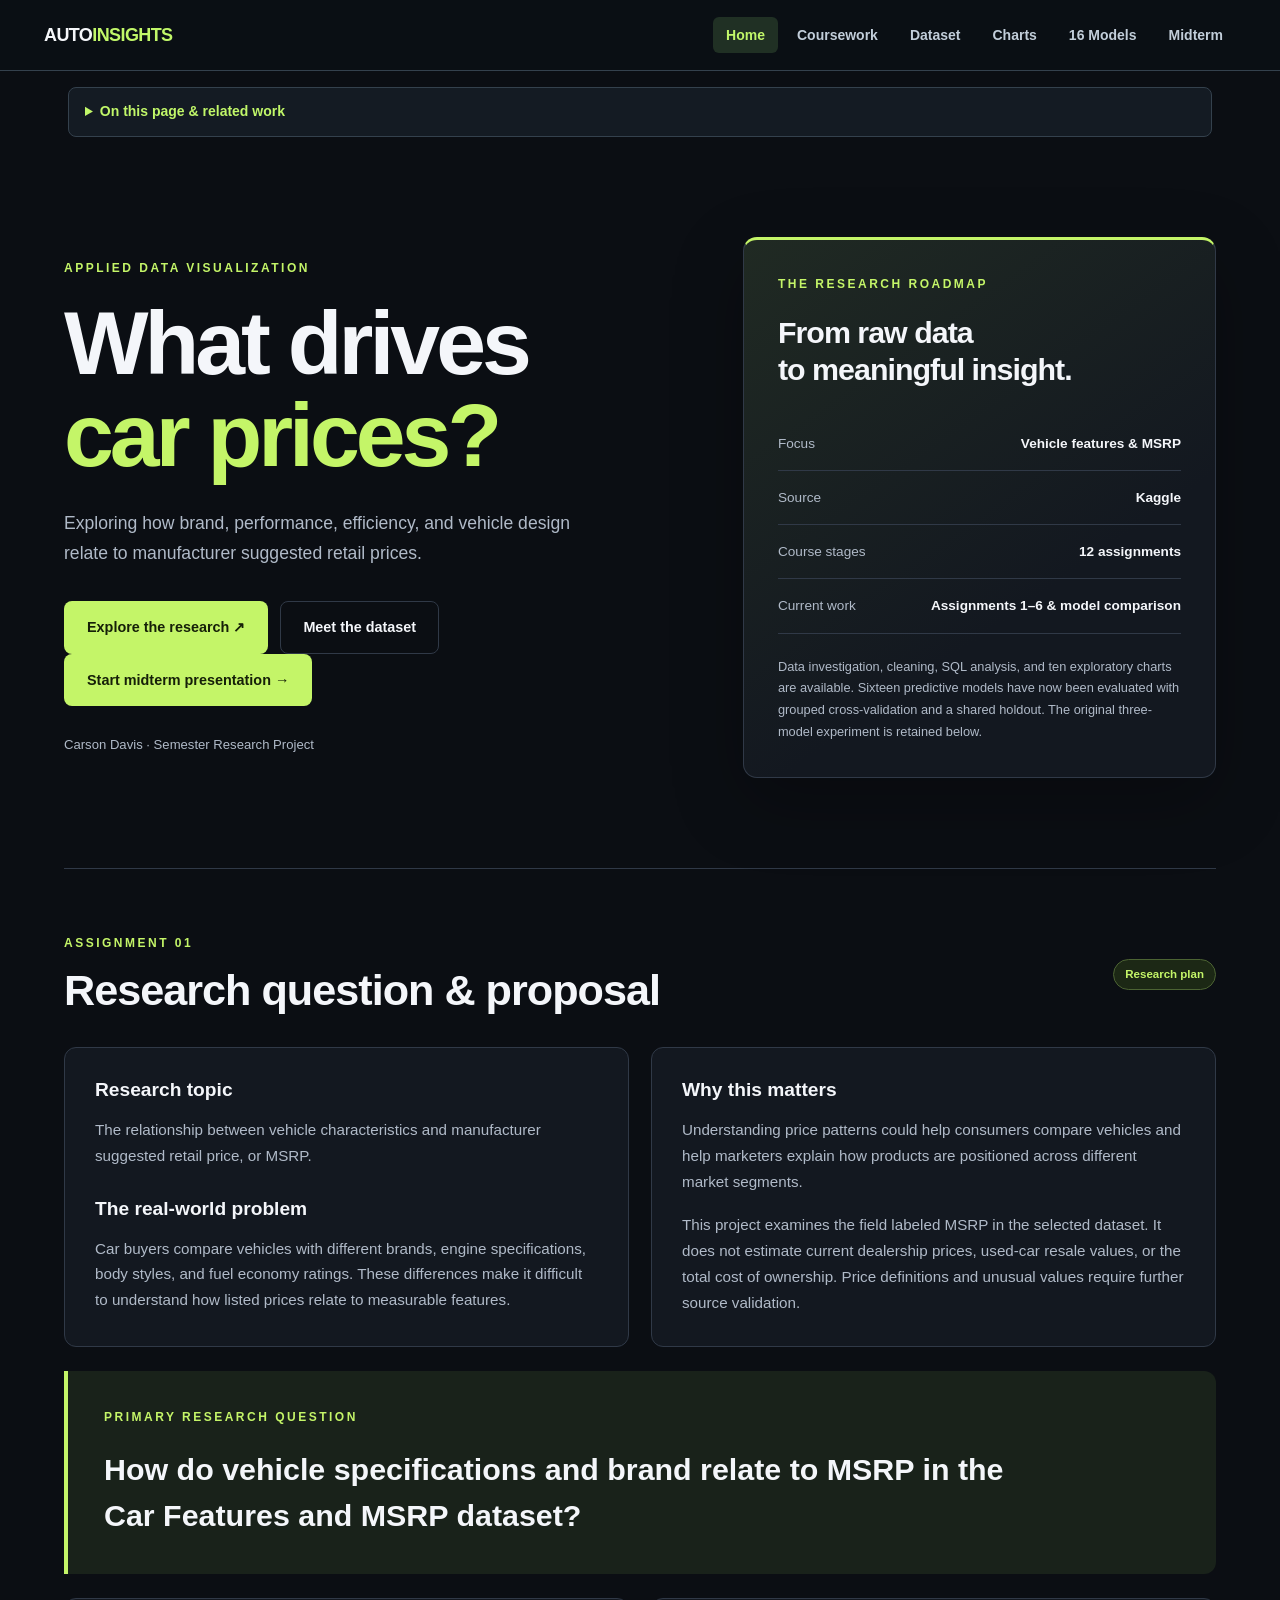
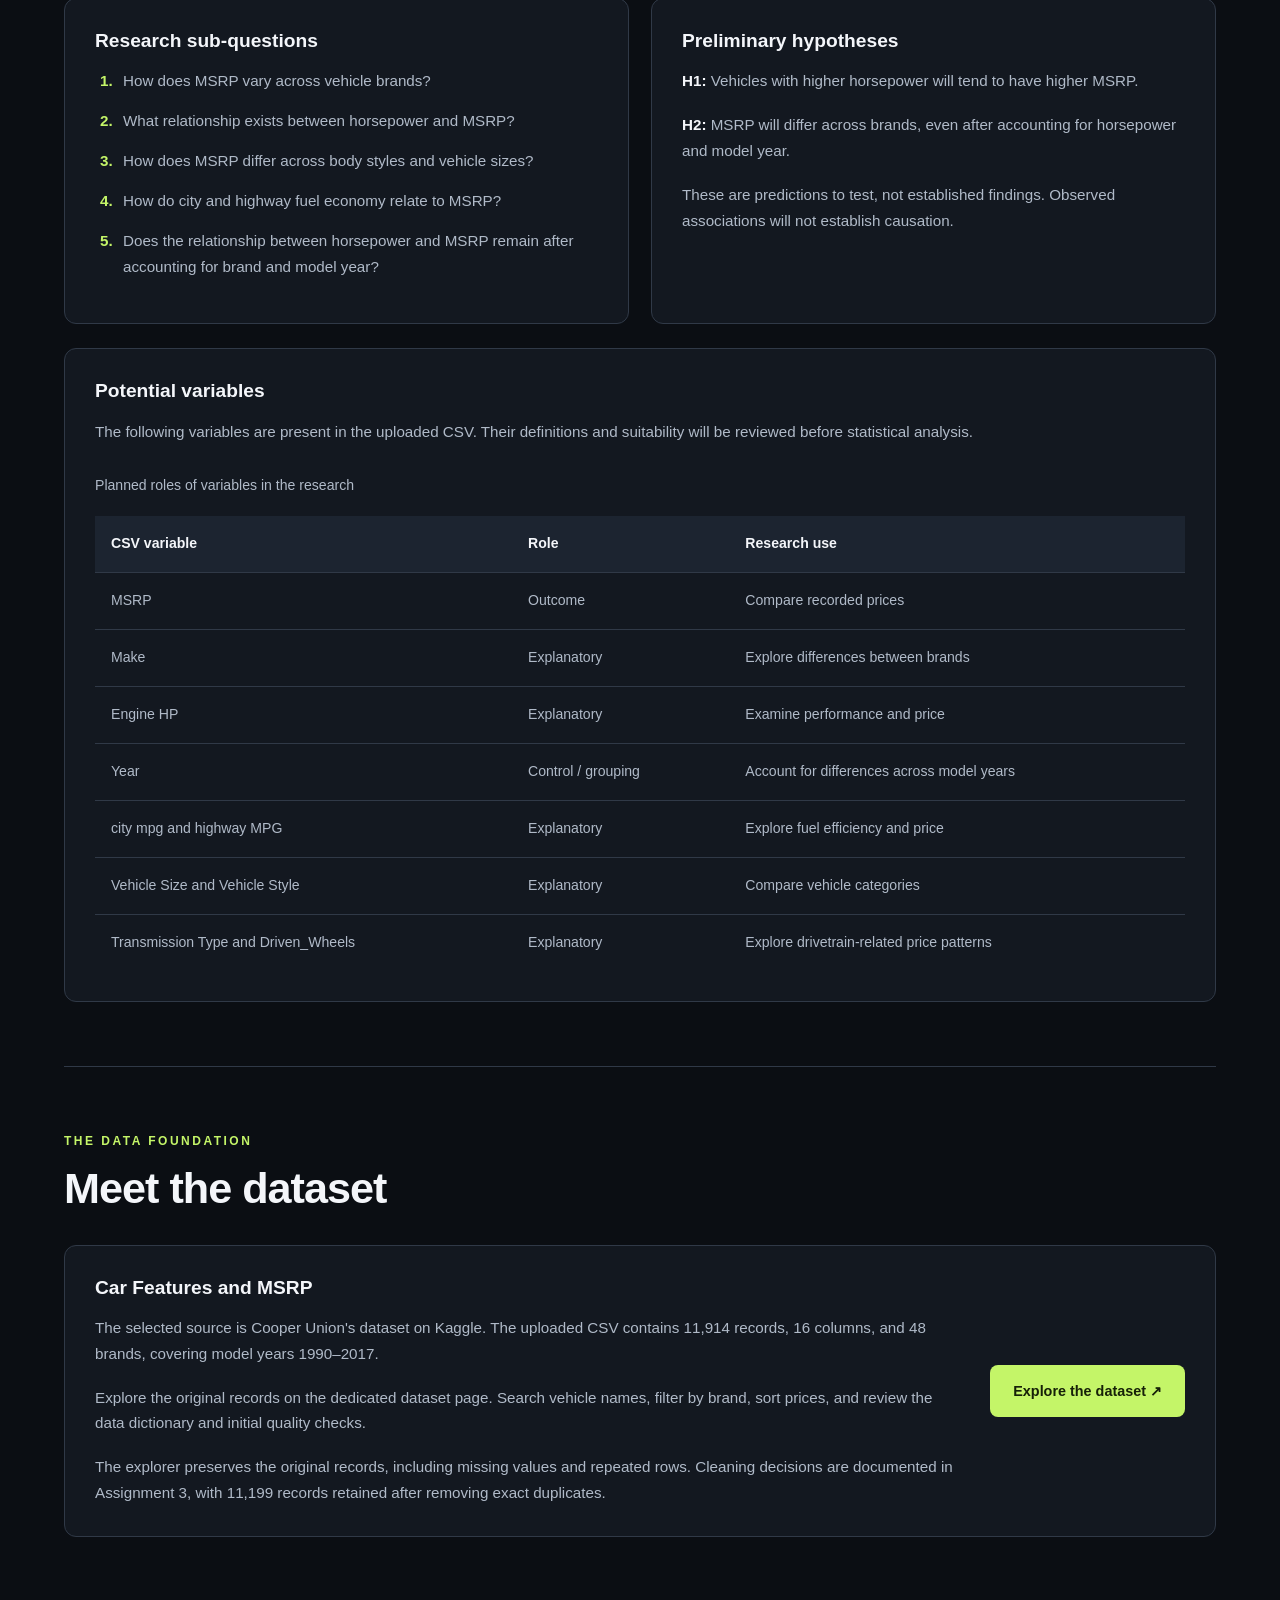
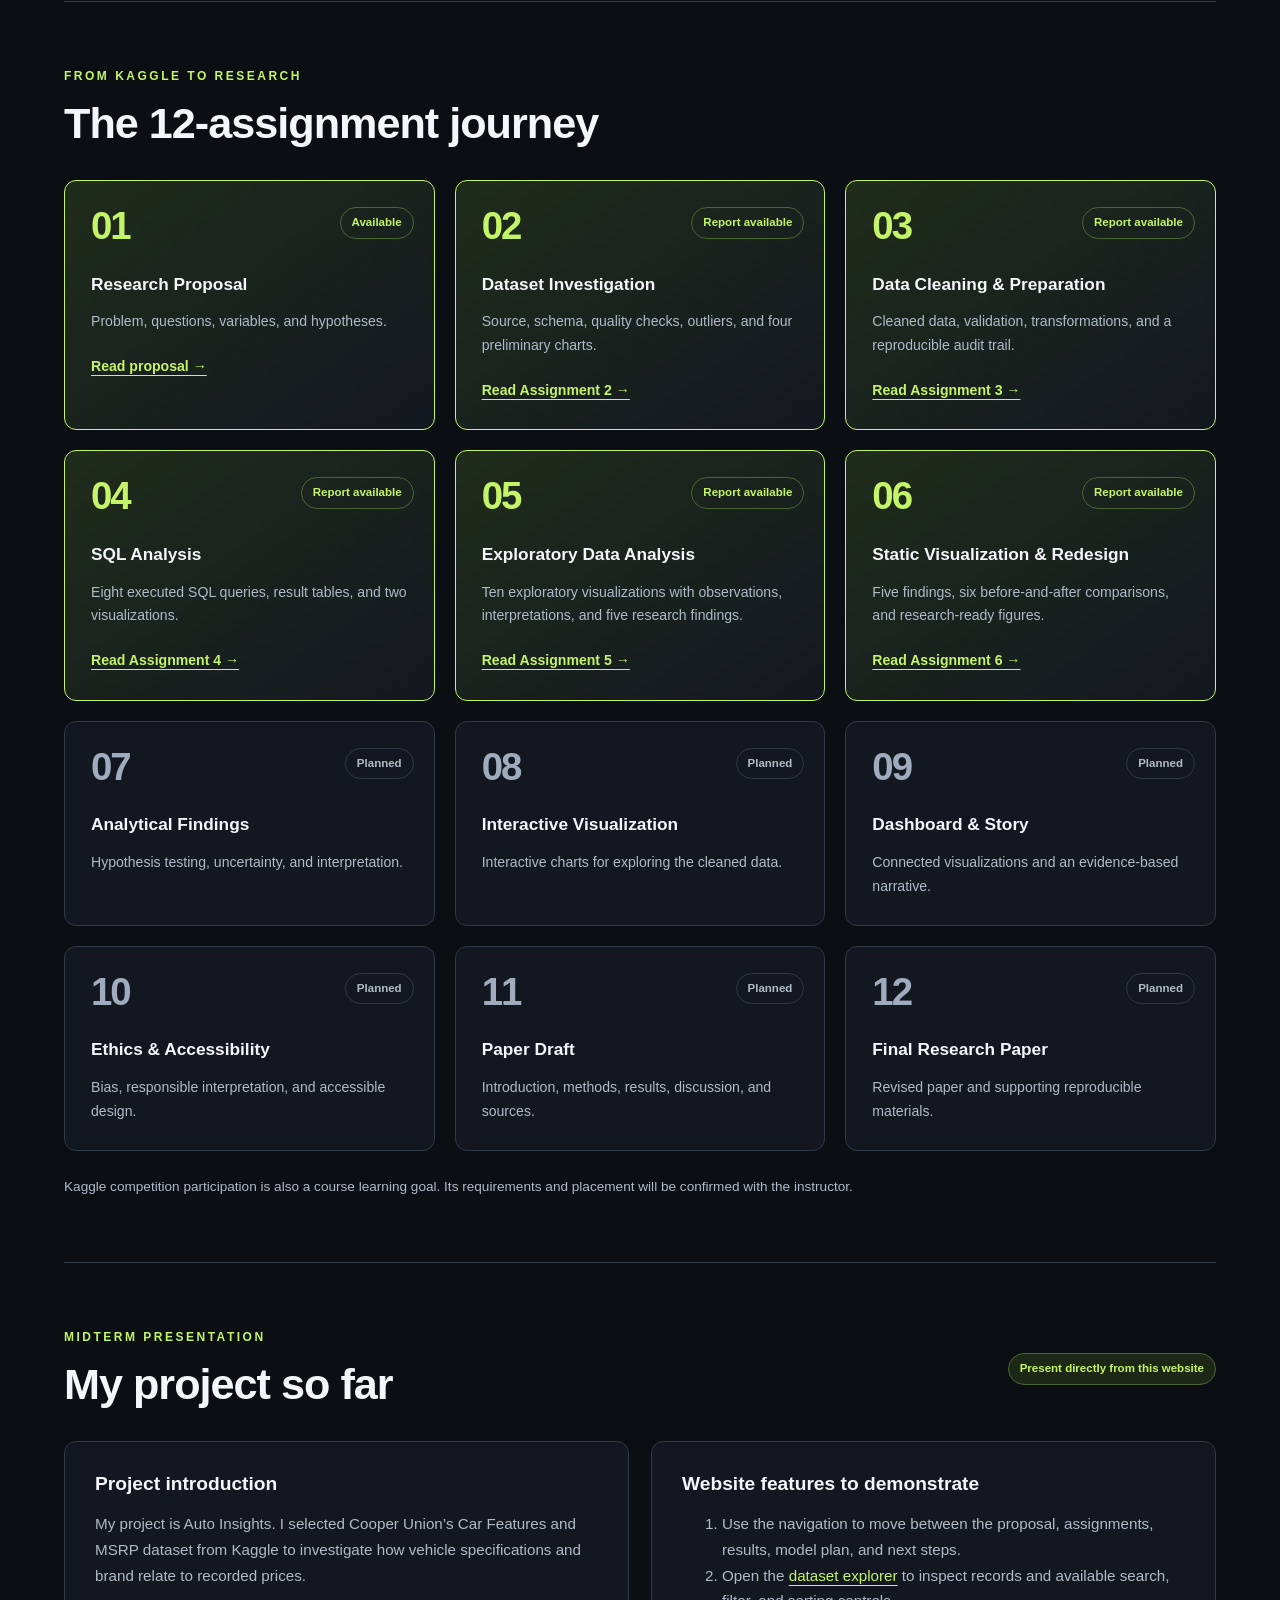
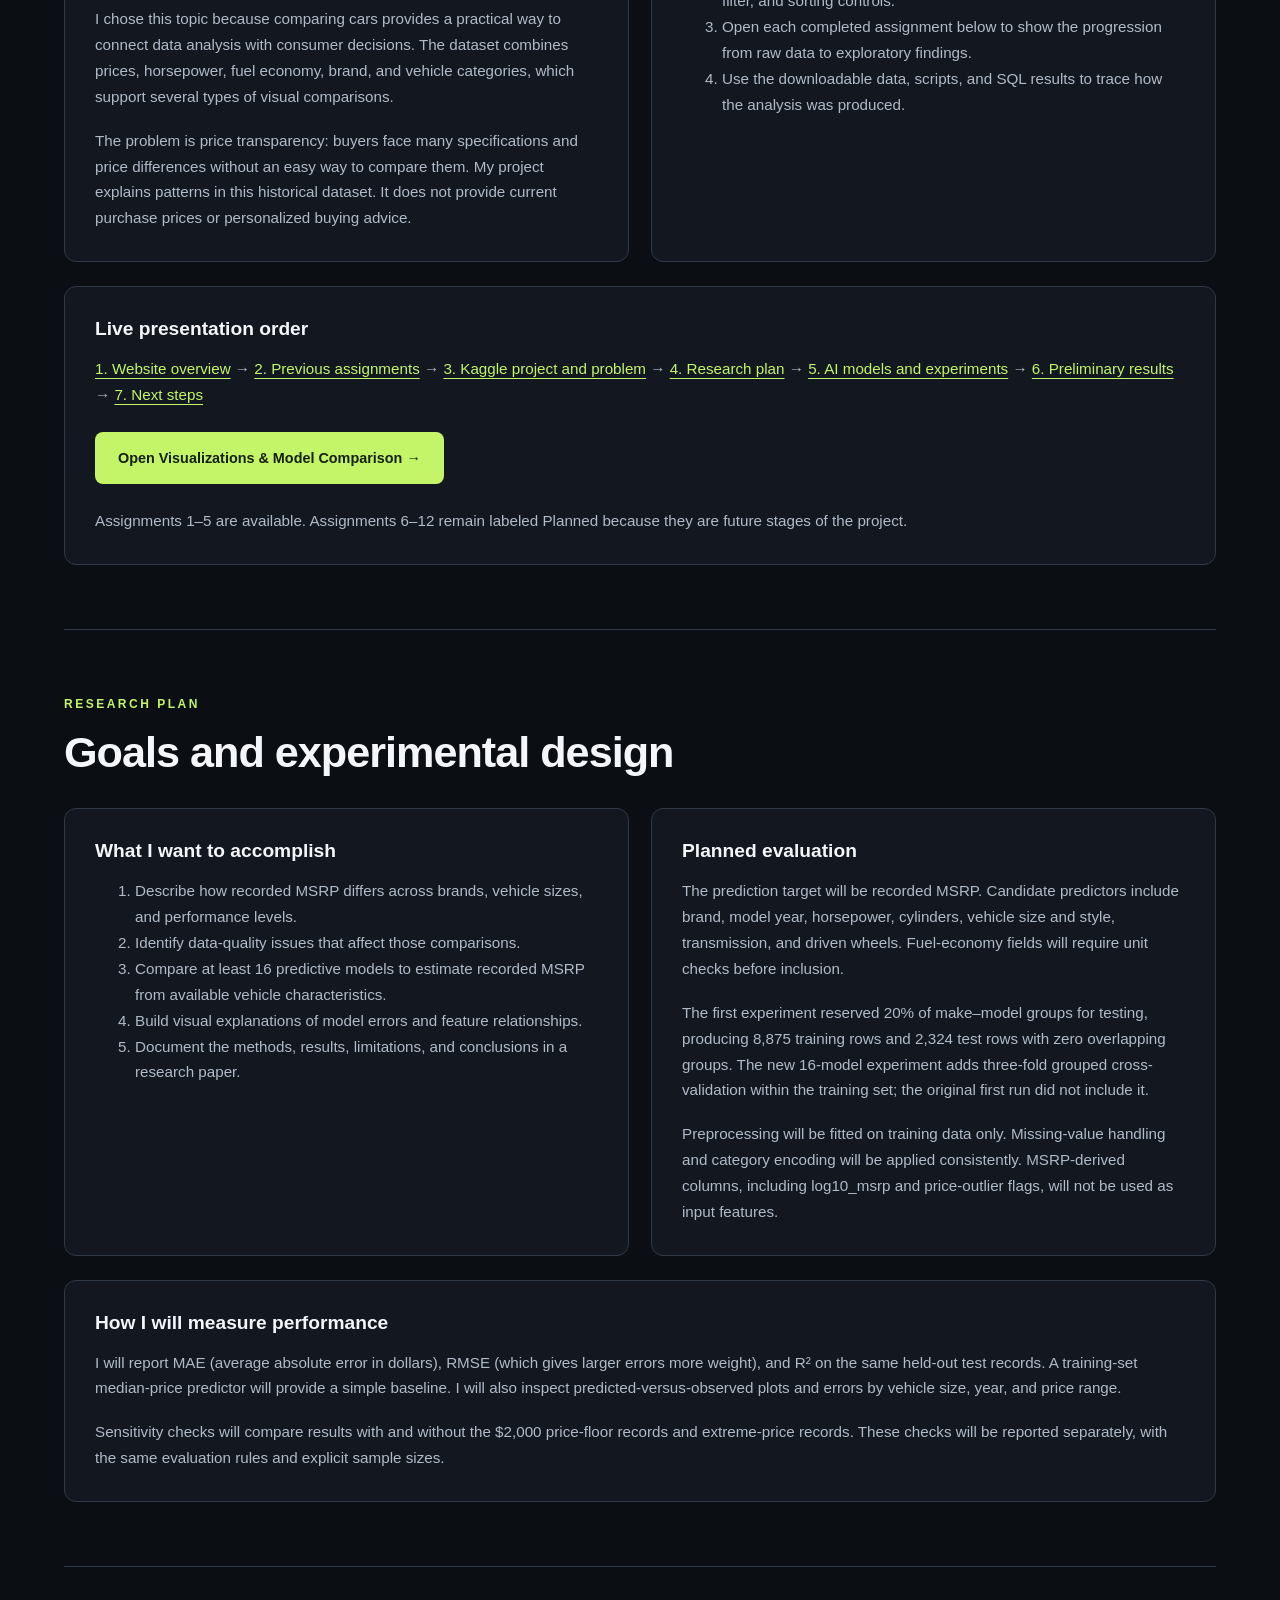
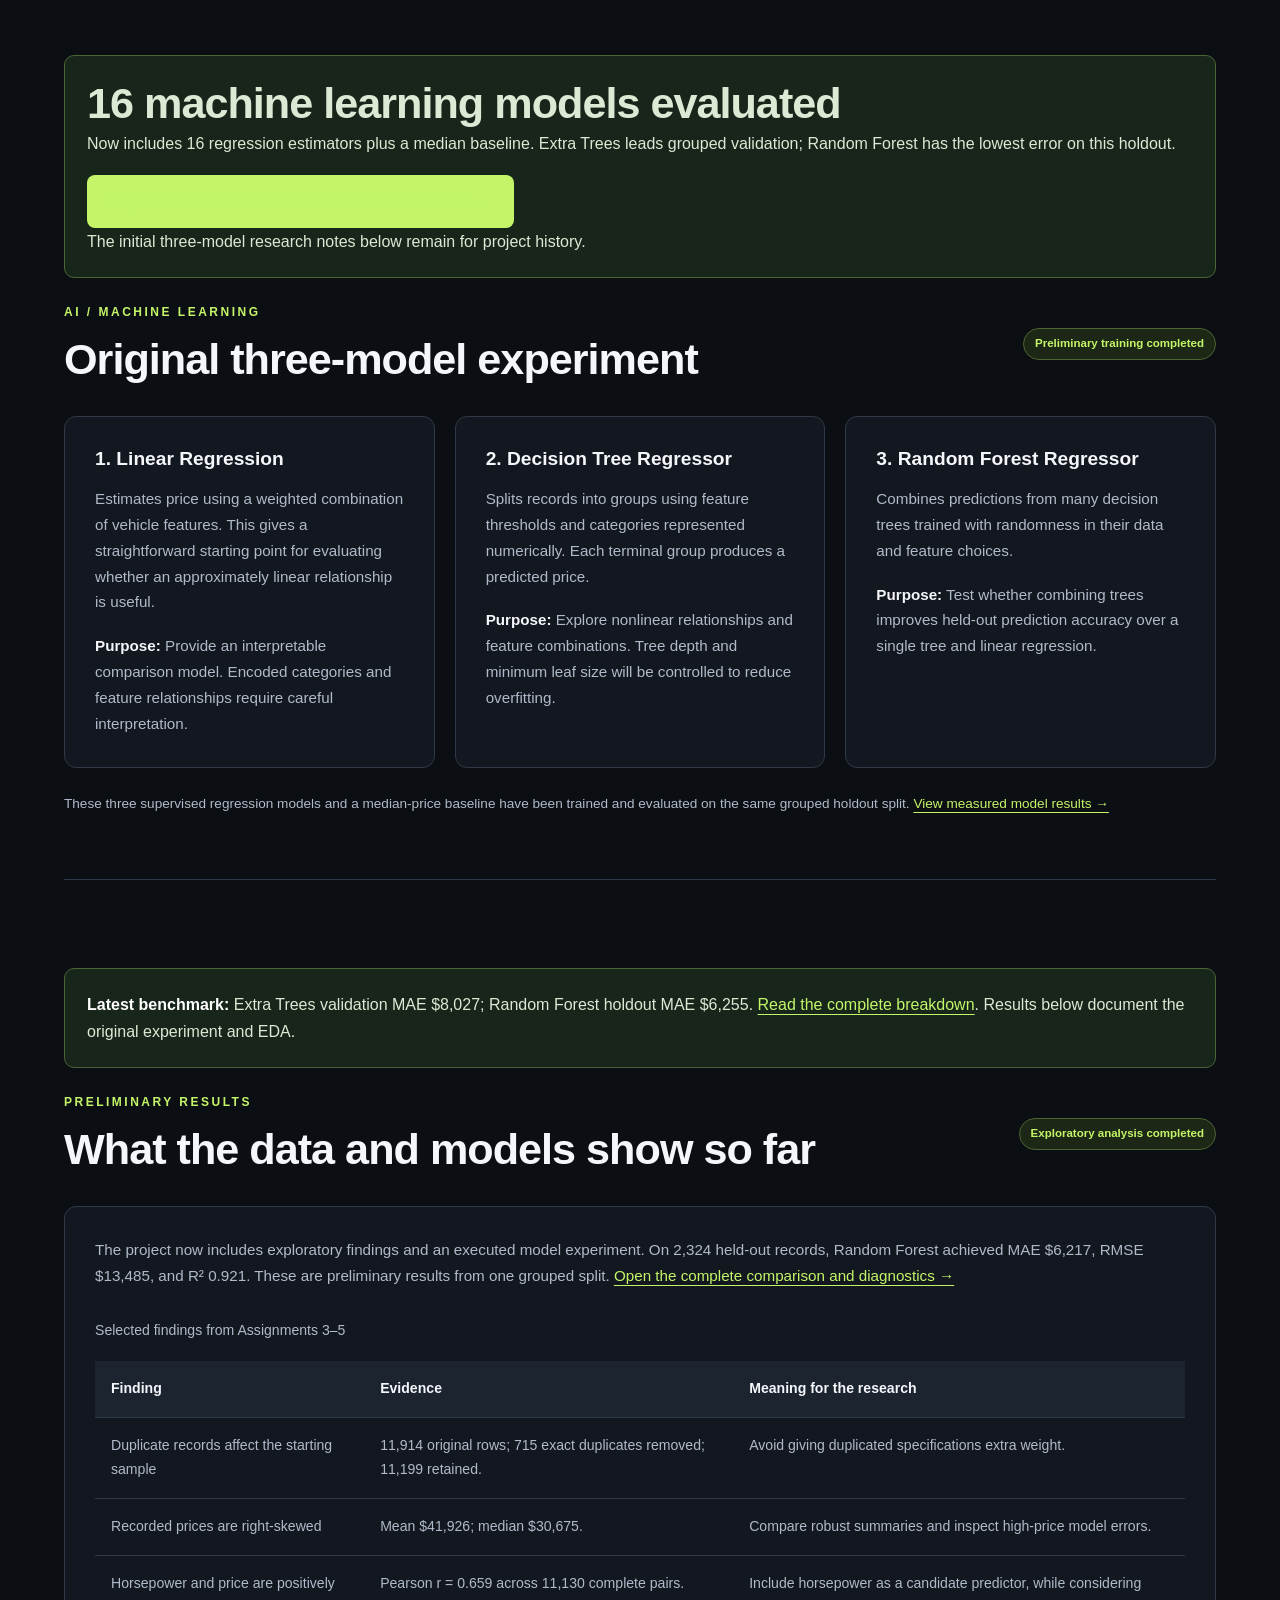
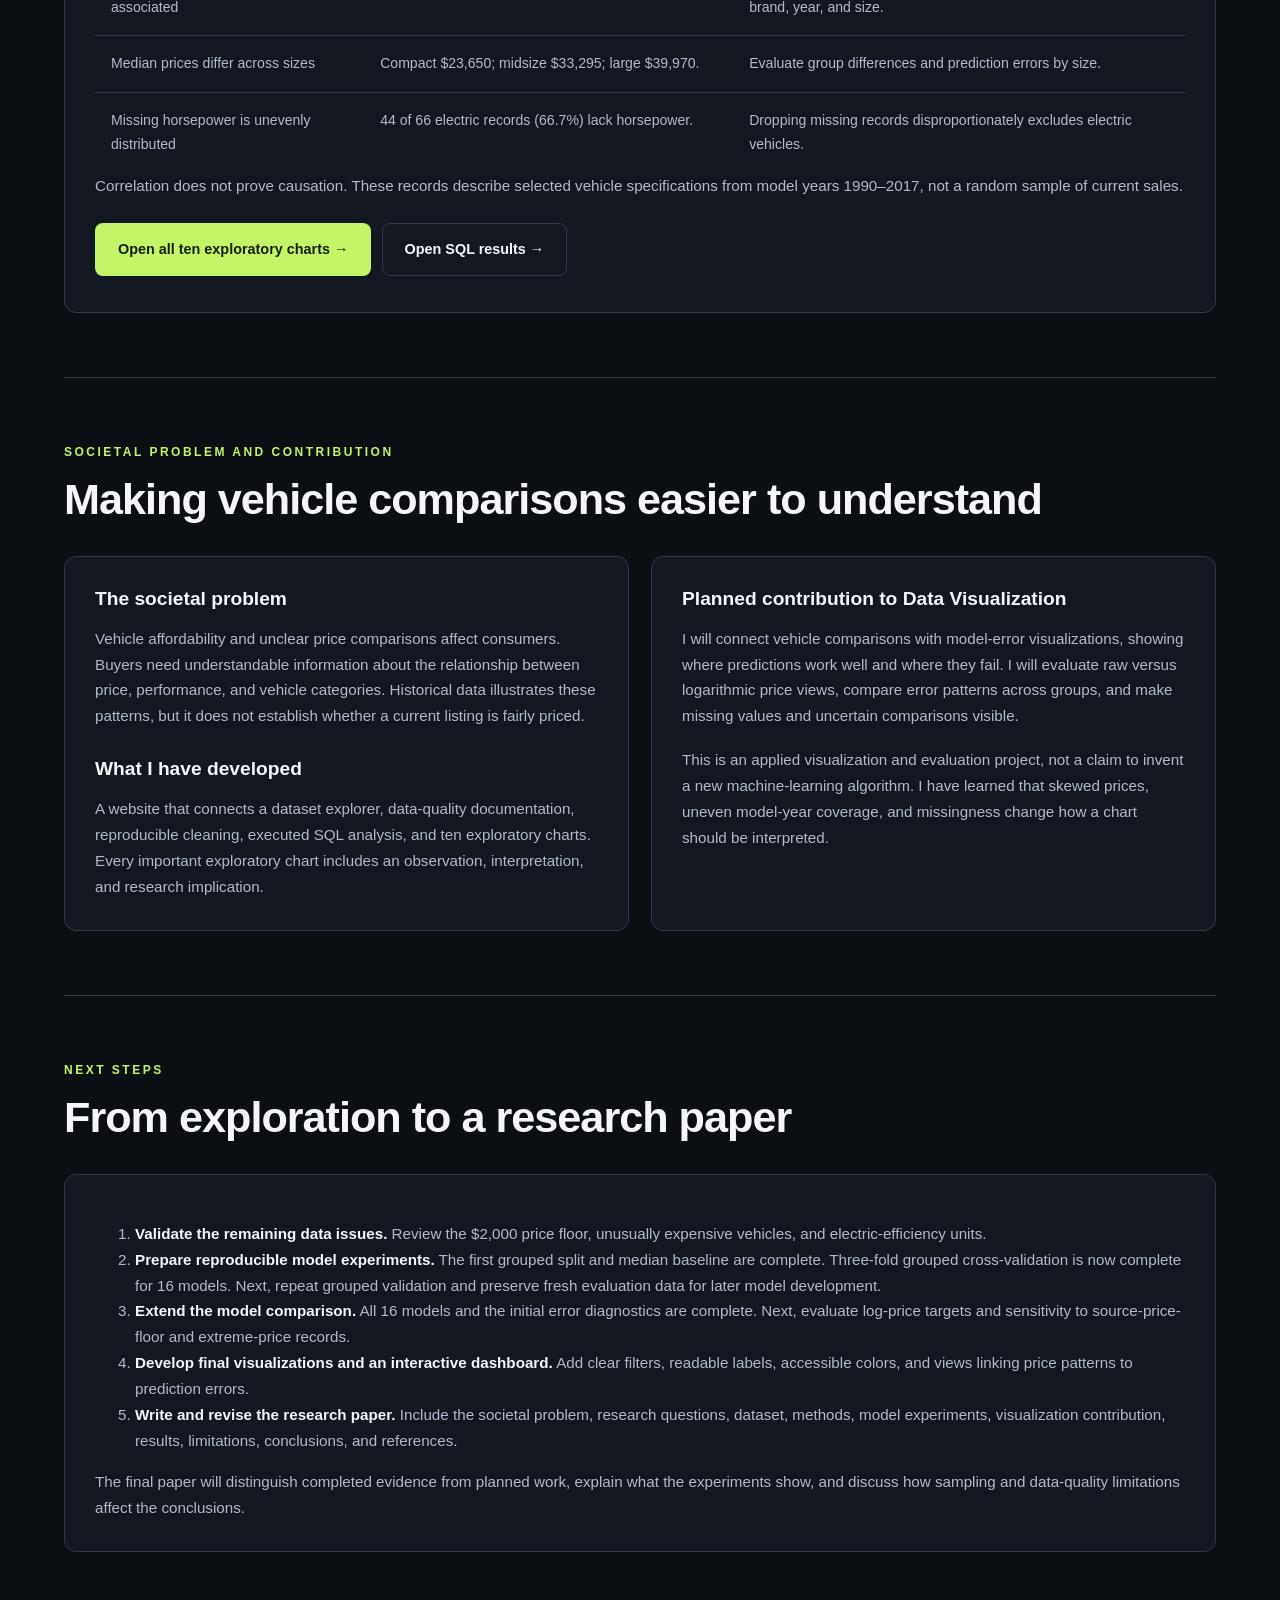
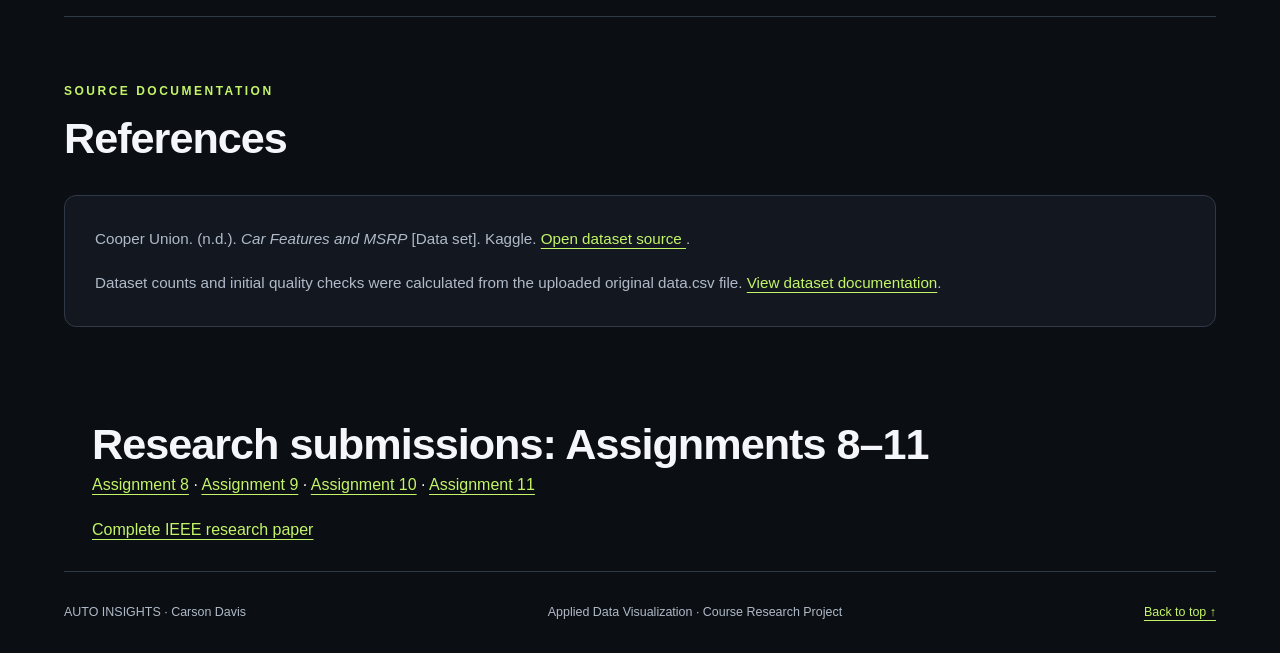
<file: index.html>
<!DOCTYPE html>
<html lang="en">
<head>
  <meta charset="UTF-8">
  <meta name="viewport" content="width=device-width, initial-scale=1.0">
  <meta name="description"
    content="A data visualization research project exploring vehicle features and MSRP.">
  <title>Auto Insights | Vehicle Price Research</title>
  <link rel="stylesheet" href="style.css">
<style>
.site-header nav{flex-wrap:wrap}.assignment-card.active{opacity:1;border-color:var(--accent)}
.assignment-card.active a{display:inline-block;font-weight:700}.table-wrap{overflow-x:auto}
#midterm .button,#results .button{margin:6px 6px 6px 0}section{scroll-margin-top:130px}
@media(max-width:700px){.site-header{position:static}section{scroll-margin-top:20px}.table-wrap table{min-width:650px}}
</style><link rel="stylesheet" href="navigation.css"></head>
<body>
  <a class="skip-link" href="#main">Skip to content</a>

  <header class="ai-header"><div class="ai-bar"><a class="ai-logo" href="index.html">AUTO<span>INSIGHTS</span></a><nav class="ai-links" aria-label="Main navigation"><a href="index.html" aria-current="page">Home</a><a href="index.html#assignments">Coursework</a><a href="dataset.html">Dataset</a><a href="visualizations.html">Charts</a><a href="models.html">16 Models</a><a href="index.html#midterm">Midterm</a></nav><details class="ai-mobile"><summary>Menu</summary><nav aria-label="Mobile navigation"><a href="index.html" aria-current="page">Home</a><a href="index.html#assignments">Coursework</a><a href="dataset.html">Dataset</a><a href="visualizations.html">Charts</a><a href="models.html">16 Models</a><a href="index.html#midterm">Midterm</a></nav></details></div></header><aside class="ai-local"><details><summary>On this page & related work</summary><nav aria-label="Section navigation"><a href="#overview">Overview</a><a href="#proposal">Research proposal</a><a href="#research-plan">Research plan</a><a href="#assignments">Assignments 1–12</a><a href="#midterm">Midterm</a><a href="#models">Model research</a><a href="#results">Results</a><a href="#contribution">Contribution</a><a href="#next-steps">Next steps</a><a href="#references">References</a></nav></details></aside>

  <main id="main">
    <section class="hero" id="overview">
      <div class="hero-content">
        <p class="eyebrow">APPLIED DATA VISUALIZATION</p>
        <h1>What drives<br><span>car prices?</span></h1>

        <p class="hero-description">
          Exploring how brand, performance, efficiency, and vehicle
          design relate to manufacturer suggested retail prices.
        </p>

        <div class="hero-actions">
          <a class="button primary" href="#proposal">
            Explore the research ↗
          </a>
          <a class="button secondary" href="dataset.html">
            Meet the dataset
          </a>
        </div>

        <p><a class="button primary" href="#midterm">Start midterm presentation →</a></p><p class="author">Carson Davis · Semester Research Project</p>
      </div>

      <aside class="hero-card" aria-label="Project summary">
        <p class="eyebrow">THE RESEARCH ROADMAP</p>
        <h2>From raw data<br>to meaningful insight.</h2>

        <div class="summary-row">
          <span>Focus</span>
          <strong>Vehicle features &amp; MSRP</strong>
        </div>

        <div class="summary-row">
          <span>Source</span>
          <strong>Kaggle</strong>
        </div>

        <div class="summary-row">
          <span>Course stages</span>
          <strong>12 assignments</strong>
        </div>

        <div class="summary-row">
          <span>Current work</span>
          <strong>Assignments 1–6 &amp; model comparison</strong>
        </div>

        <p class="card-note">
          Data investigation, cleaning, SQL analysis, and ten exploratory charts are available. Sixteen predictive models have now been evaluated with grouped cross-validation and a shared holdout. The original three-model experiment is retained below.
        </p>
      </aside>
    </section>

    <section class="section" id="proposal">
      <div class="section-heading">
        <div>
          <p class="eyebrow">ASSIGNMENT 01</p>
          <h2>Research question &amp; proposal</h2>
        </div>
        <span class="badge">Research plan</span>
      </div>

      <div class="grid two-columns">
        <article class="card">
          <h3>Research topic</h3>
          <p>
            The relationship between vehicle characteristics and
            manufacturer suggested retail price, or MSRP.
          </p>

          <h3>The real-world problem</h3>
          <p>
            Car buyers compare vehicles with different brands, engine
            specifications, body styles, and fuel economy ratings.
            These differences make it difficult to understand how
            listed prices relate to measurable features.
          </p>
        </article>

        <article class="card">
          <h3>Why this matters</h3>
          <p>
            Understanding price patterns could help consumers compare
            vehicles and help marketers explain how products are
            positioned across different market segments.
          </p>
          <p>
            This project examines the field labeled MSRP in the selected
            dataset. It does not estimate current dealership prices,
            used-car resale values, or the total cost of ownership.
            Price definitions and unusual values require further
            source validation.
          </p>
        </article>
      </div>

      <article class="research-question">
        <p class="eyebrow">PRIMARY RESEARCH QUESTION</p>
        <h3>
          How do vehicle specifications and brand relate to MSRP
          in the Car Features and MSRP dataset?
        </h3>
      </article>

      <div class="grid two-columns">
        <article class="card">
          <h3>Research sub-questions</h3>
          <ol class="question-list">
            <li>How does MSRP vary across vehicle brands?</li>
            <li>What relationship exists between horsepower and MSRP?</li>
            <li>
              How does MSRP differ across body styles and vehicle sizes?
            </li>
            <li>How do city and highway fuel economy relate to MSRP?</li>
            <li>
              Does the relationship between horsepower and MSRP remain
              after accounting for brand and model year?
            </li>
          </ol>
        </article>

        <article class="card">
          <h3>Preliminary hypotheses</h3>
          <p>
            <strong>H1:</strong> Vehicles with higher horsepower will
            tend to have higher MSRP.
          </p>
          <p>
            <strong>H2:</strong> MSRP will differ across brands, even
            after accounting for horsepower and model year.
          </p>
          <p class="muted">
            These are predictions to test, not established findings.
            Observed associations will not establish causation.
          </p>
        </article>
      </div>

      <article class="card variable-card">
        <h3>Potential variables</h3>
        <p>
          The following variables are present in the uploaded CSV.
          Their definitions and suitability will be reviewed before
          statistical analysis.
        </p>

        <div class="table-wrap" tabindex="0"
          role="region" aria-label="Research variables table">
          <table>
            <caption>Planned roles of variables in the research</caption>
            <thead>
              <tr>
                <th scope="col">CSV variable</th>
                <th scope="col">Role</th>
                <th scope="col">Research use</th>
              </tr>
            </thead>
            <tbody>
              <tr>
                <td>MSRP</td>
                <td>Outcome</td>
                <td>Compare recorded prices</td>
              </tr>
              <tr>
                <td>Make</td>
                <td>Explanatory</td>
                <td>Explore differences between brands</td>
              </tr>
              <tr>
                <td>Engine HP</td>
                <td>Explanatory</td>
                <td>Examine performance and price</td>
              </tr>
              <tr>
                <td>Year</td>
                <td>Control / grouping</td>
                <td>Account for differences across model years</td>
              </tr>
              <tr>
                <td>city mpg and highway MPG</td>
                <td>Explanatory</td>
                <td>Explore fuel efficiency and price</td>
              </tr>
              <tr>
                <td>Vehicle Size and Vehicle Style</td>
                <td>Explanatory</td>
                <td>Compare vehicle categories</td>
              </tr>
              <tr>
                <td>Transmission Type and Driven_Wheels</td>
                <td>Explanatory</td>
                <td>Explore drivetrain-related price patterns</td>
              </tr>
            </tbody>
          </table>
        </div>
      </article>
    </section>

    <section class="section" id="dataset">
      <div class="section-heading">
        <div>
          <p class="eyebrow">THE DATA FOUNDATION</p>
          <h2>Meet the dataset</h2>
        </div>
      </div>

      <article class="card dataset-card">
        <div>
          <h3>Car Features and MSRP</h3>
          <p>
            The selected source is Cooper Union's dataset on Kaggle.
            The uploaded CSV contains 11,914 records, 16 columns,
            and 48 brands, covering model years 1990–2017.
          </p>
          <p>
            Explore the original records on the dedicated dataset page.
            Search vehicle names, filter by brand, sort prices,
            and review the data dictionary and initial quality checks.
          </p>
          <p class="muted">
            The explorer preserves the original records, including
            missing values and repeated rows. Cleaning decisions are documented in Assignment 3, with 11,199 records retained after removing exact duplicates.
          </p>
        </div>

        <a class="button primary" href="dataset.html">
          Explore the dataset ↗
        </a>
      </article>
    </section>

    <section class="section" id="assignments">
      <div class="section-heading">
        <div>
          <p class="eyebrow">FROM KAGGLE TO RESEARCH</p>
          <h2>The 12-assignment journey</h2>
        </div>
      </div>

      <div class="assignment-grid">
        <article class="assignment-card active">
          <span class="assignment-number">01</span>
          <span class="status">Available</span>
          <h3>Research Proposal</h3>
          <p>Problem, questions, variables, and hypotheses.</p>
          <a href="#proposal">Read proposal →</a>
        </article>

        <article class="assignment-card active">
          <span class="assignment-number">02</span>
          <span class="status">Report available</span>
          <h3>Dataset Investigation</h3>
          <p>
            Source, schema, quality checks, outliers, and four preliminary charts.
          </p>
          <a href="assignment2.html">Read Assignment 2 →</a>
        </article>

        <article class="assignment-card active">
          <span class="assignment-number">03</span>
          <span class="status">Report available</span>
          <h3>Data Cleaning &amp; Preparation</h3>
          <p>Cleaned data, validation, transformations, and a reproducible audit trail.</p>
          <a href="assignment3.html">Read Assignment 3 →</a>
        </article>

        <article class="assignment-card active"><span class="assignment-number">04</span><span class="status">Report available</span><h3>SQL Analysis</h3><p>Eight executed SQL queries, result tables, and two visualizations.</p><a href="assignment4.html">Read Assignment 4 →</a></article>

        <article class="assignment-card active"><span class="assignment-number">05</span><span class="status">Report available</span><h3>Exploratory Data Analysis</h3><p>Ten exploratory visualizations with observations, interpretations, and five research findings.</p><a href="assignment5.html">Read Assignment 5 →</a></article>

        <article class="assignment-card active"><span class="assignment-number">06</span><span class="status">Report available</span><h3>Static Visualization &amp; Redesign</h3><p>Five findings, six before-and-after comparisons, and research-ready figures.</p><a href="assignment6.html">Read Assignment 6 →</a></article>

        <article class="assignment-card">
          <span class="assignment-number">07</span>
          <span class="status">Planned</span>
          <h3>Analytical Findings</h3>
          <p>Hypothesis testing, uncertainty, and interpretation.</p>
        </article>

        <article class="assignment-card">
          <span class="assignment-number">08</span>
          <span class="status">Planned</span>
          <h3>Interactive Visualization</h3>
          <p>Interactive charts for exploring the cleaned data.</p>
        </article>

        <article class="assignment-card">
          <span class="assignment-number">09</span>
          <span class="status">Planned</span>
          <h3>Dashboard &amp; Story</h3>
          <p>Connected visualizations and an evidence-based narrative.</p>
        </article>

        <article class="assignment-card">
          <span class="assignment-number">10</span>
          <span class="status">Planned</span>
          <h3>Ethics &amp; Accessibility</h3>
          <p>Bias, responsible interpretation, and accessible design.</p>
        </article>

        <article class="assignment-card">
          <span class="assignment-number">11</span>
          <span class="status">Planned</span>
          <h3>Paper Draft</h3>
          <p>Introduction, methods, results, discussion, and sources.</p>
        </article>

        <article class="assignment-card">
          <span class="assignment-number">12</span>
          <span class="status">Planned</span>
          <h3>Final Research Paper</h3>
          <p>Revised paper and supporting reproducible materials.</p>
        </article>
      </div>

      <p class="section-note">
        Kaggle competition participation is also a course learning
        goal. Its requirements and placement will be confirmed with
        the instructor.
      </p>
    </section>


<section class="section" id="midterm">
 <div class="section-heading"><div><p class="eyebrow">MIDTERM PRESENTATION</p><h2>My project so far</h2></div><span class="badge">Present directly from this website</span></div>
 <div class="grid two-columns">
  <article class="card"><h3>Project introduction</h3><p>My project is Auto Insights. I selected Cooper Union’s Car Features and MSRP dataset from Kaggle to investigate how vehicle specifications and brand relate to recorded prices.</p><p>I chose this topic because comparing cars provides a practical way to connect data analysis with consumer decisions. The dataset combines prices, horsepower, fuel economy, brand, and vehicle categories, which support several types of visual comparisons.</p><p>The problem is price transparency: buyers face many specifications and price differences without an easy way to compare them. My project explains patterns in this historical dataset. It does not provide current purchase prices or personalized buying advice.</p></article>
  <article class="card"><h3>Website features to demonstrate</h3><ol><li>Use the navigation to move between the proposal, assignments, results, model plan, and next steps.</li><li>Open the <a href="dataset.html">dataset explorer</a> to inspect records and available search, filter, and sorting controls.</li><li>Open each completed assignment below to show the progression from raw data to exploratory findings.</li><li>Use the downloadable data, scripts, and SQL results to trace how the analysis was produced.</li></ol></article>
 </div>
 <article class="card" style="margin-top:24px"><h3>Live presentation order</h3><p><a href="#overview">1. Website overview</a> → <a href="#assignments">2. Previous assignments</a> → <a href="#proposal">3. Kaggle project and problem</a> → <a href="#research-plan">4. Research plan</a> → <a href="#models">5. AI models and experiments</a> → <a href="#results">6. Preliminary results</a> → <a href="#next-steps">7. Next steps</a></p><p><a class="button primary" href="visualizations.html">Open Visualizations &amp; Model Comparison →</a></p><p>Assignments 1–5 are available. Assignments 6–12 remain labeled Planned because they are future stages of the project.</p></article>
</section>
<section class="section" id="research-plan">
 <div class="section-heading"><div><p class="eyebrow">RESEARCH PLAN</p><h2>Goals and experimental design</h2></div></div>
 <div class="grid two-columns"><article class="card"><h3>What I want to accomplish</h3><ol><li>Describe how recorded MSRP differs across brands, vehicle sizes, and performance levels.</li><li>Identify data-quality issues that affect those comparisons.</li><li>Compare at least 16 predictive models to estimate recorded MSRP from available vehicle characteristics.</li><li>Build visual explanations of model errors and feature relationships.</li><li>Document the methods, results, limitations, and conclusions in a research paper.</li></ol></article><article class="card"><h3>Planned evaluation</h3><p>The prediction target will be recorded MSRP. Candidate predictors include brand, model year, horsepower, cylinders, vehicle size and style, transmission, and driven wheels. Fuel-economy fields will require unit checks before inclusion.</p><p>The first experiment reserved 20% of make–model groups for testing, producing 8,875 training rows and 2,324 test rows with zero overlapping groups. The new 16-model experiment adds three-fold grouped cross-validation within the training set; the original first run did not include it.</p><p>Preprocessing will be fitted on training data only. Missing-value handling and category encoding will be applied consistently. MSRP-derived columns, including log10_msrp and price-outlier flags, will not be used as input features.</p></article></div>
 <article class="card" style="margin-top:24px"><h3>How I will measure performance</h3><p>I will report MAE (average absolute error in dollars), RMSE (which gives larger errors more weight), and R² on the same held-out test records. A training-set median-price predictor will provide a simple baseline. I will also inspect predicted-versus-observed plots and errors by vehicle size, year, and price range.</p><p>Sensitivity checks will compare results with and without the $2,000 price-floor records and extreme-price records. These checks will be reported separately, with the same evaluation rules and explicit sample sizes.</p></article>
</section>
<section class="section" id="models"><div class="ai-update"><h2>16 machine learning models evaluated</h2><p>Now includes 16 regression estimators plus a median baseline. Extra Trees leads grouped validation; Random Forest has the lowest error on this holdout.</p><a class="button primary" href="models.html">Explore all 16 models and the best-model breakdown →</a><p class="note">The initial three-model research notes below remain for project history.</p></div>
 <div class="section-heading"><div><p class="eyebrow">AI / MACHINE LEARNING</p><h2>Original three-model experiment</h2></div><span class="badge">Preliminary training completed</span></div>
 <div class="assignment-grid">
 <article class="card"><h3>1. Linear Regression</h3><p>Estimates price using a weighted combination of vehicle features. This gives a straightforward starting point for evaluating whether an approximately linear relationship is useful.</p><p><strong>Purpose:</strong> Provide an interpretable comparison model. Encoded categories and feature relationships require careful interpretation.</p></article>
 <article class="card"><h3>2. Decision Tree Regressor</h3><p>Splits records into groups using feature thresholds and categories represented numerically. Each terminal group produces a predicted price.</p><p><strong>Purpose:</strong> Explore nonlinear relationships and feature combinations. Tree depth and minimum leaf size will be controlled to reduce overfitting.</p></article>
 <article class="card"><h3>3. Random Forest Regressor</h3><p>Combines predictions from many decision trees trained with randomness in their data and feature choices.</p><p><strong>Purpose:</strong> Test whether combining trees improves held-out prediction accuracy over a single tree and linear regression.</p></article>
 </div><p class="section-note">These three supervised regression models and a median-price baseline have been trained and evaluated on the same grouped holdout split. <a href="visualizations.html#comparison">View measured model results →</a></p>
</section>
<section class="section" id="results"><div class="ai-update"><strong>Latest benchmark:</strong> Extra Trees validation MAE $8,027; Random Forest holdout MAE $6,255. <a href="models.html#verdict">Read the complete breakdown</a>. Results below document the original experiment and EDA.</div>
 <div class="section-heading"><div><p class="eyebrow">PRELIMINARY RESULTS</p><h2>What the data and models show so far</h2></div><span class="badge">Exploratory analysis completed</span></div>
 <article class="card"><p>The project now includes exploratory findings and an executed model experiment. On 2,324 held-out records, Random Forest achieved MAE $6,217, RMSE $13,485, and R² 0.921. These are preliminary results from one grouped split. <a href="visualizations.html#comparison">Open the complete comparison and diagnostics →</a></p>
 <div class="table-wrap"><table><caption>Selected findings from Assignments 3–5</caption><thead><tr><th>Finding</th><th>Evidence</th><th>Meaning for the research</th></tr></thead><tbody>
 <tr><td>Duplicate records affect the starting sample</td><td>11,914 original rows; 715 exact duplicates removed; 11,199 retained.</td><td>Avoid giving duplicated specifications extra weight.</td></tr>
 <tr><td>Recorded prices are right-skewed</td><td>Mean $41,926; median $30,675.</td><td>Compare robust summaries and inspect high-price model errors.</td></tr>
 <tr><td>Horsepower and price are positively associated</td><td>Pearson r = 0.659 across 11,130 complete pairs.</td><td>Include horsepower as a candidate predictor, while considering brand, year, and size.</td></tr>
 <tr><td>Median prices differ across sizes</td><td>Compact $23,650; midsize $33,295; large $39,970.</td><td>Evaluate group differences and prediction errors by size.</td></tr>
 <tr><td>Missing horsepower is unevenly distributed</td><td>44 of 66 electric records (66.7%) lack horsepower.</td><td>Dropping missing records disproportionately excludes electric vehicles.</td></tr>
 </tbody></table></div><p>Correlation does not prove causation. These records describe selected vehicle specifications from model years 1990–2017, not a random sample of current sales.</p>
 <p><a class="button primary" href="assignment5.html">Open all ten exploratory charts →</a> <a class="button secondary" href="assignment4.html">Open SQL results →</a></p></article>
</section>
<section class="section" id="contribution">
 <div class="section-heading"><div><p class="eyebrow">SOCIETAL PROBLEM AND CONTRIBUTION</p><h2>Making vehicle comparisons easier to understand</h2></div></div>
 <div class="grid two-columns"><article class="card"><h3>The societal problem</h3><p>Vehicle affordability and unclear price comparisons affect consumers. Buyers need understandable information about the relationship between price, performance, and vehicle categories. Historical data illustrates these patterns, but it does not establish whether a current listing is fairly priced.</p><h3>What I have developed</h3><p>A website that connects a dataset explorer, data-quality documentation, reproducible cleaning, executed SQL analysis, and ten exploratory charts. Every important exploratory chart includes an observation, interpretation, and research implication.</p></article><article class="card"><h3>Planned contribution to Data Visualization</h3><p>I will connect vehicle comparisons with model-error visualizations, showing where predictions work well and where they fail. I will evaluate raw versus logarithmic price views, compare error patterns across groups, and make missing values and uncertain comparisons visible.</p><p>This is an applied visualization and evaluation project, not a claim to invent a new machine-learning algorithm. I have learned that skewed prices, uneven model-year coverage, and missingness change how a chart should be interpreted.</p></article></div>
</section>
<section class="section" id="next-steps">
 <div class="section-heading"><div><p class="eyebrow">NEXT STEPS</p><h2>From exploration to a research paper</h2></div></div>
 <article class="card"><ol><li><strong>Validate the remaining data issues.</strong> Review the $2,000 price floor, unusually expensive vehicles, and electric-efficiency units.</li><li><strong>Prepare reproducible model experiments.</strong> The first grouped split and median baseline are complete. Three-fold grouped cross-validation is now complete for 16 models. Next, repeat grouped validation and preserve fresh evaluation data for later model development.</li><li><strong>Extend the model comparison.</strong> All 16 models and the initial error diagnostics are complete. Next, evaluate log-price targets and sensitivity to source-price-floor and extreme-price records.</li><li><strong>Develop final visualizations and an interactive dashboard.</strong> Add clear filters, readable labels, accessible colors, and views linking price patterns to prediction errors.</li><li><strong>Write and revise the research paper.</strong> Include the societal problem, research questions, dataset, methods, model experiments, visualization contribution, results, limitations, conclusions, and references.</li></ol><p>The final paper will distinguish completed evidence from planned work, explain what the experiments show, and discuss how sampling and data-quality limitations affect the conclusions.</p></article>
</section>

    <section class="section" id="references">
      <div class="section-heading">
        <div>
          <p class="eyebrow">SOURCE DOCUMENTATION</p>
          <h2>References</h2>
        </div>
      </div>

      <article class="card">
        <p>
          Cooper Union. (n.d.).
          <cite>Car Features and MSRP</cite> [Data set]. Kaggle.
          <a href="https://www.kaggle.com/datasets/CooperUnion/cardataset"
            target="_blank" rel="noopener noreferrer">
            Open dataset source
          </a>.
        </p>
        <p>
          Dataset counts and initial quality checks were calculated
          from the uploaded original data.csv file.
          <a href="dataset.html">View dataset documentation</a>.
        </p>
      </article>
    </section>
  <section style="padding:28px"><h2>Research submissions: Assignments 8–11</h2><p><a href="assignment8.html">Assignment 8</a> · <a href="assignment9.html">Assignment 9</a> · <a href="assignment10.html">Assignment 10</a> · <a href="assignment11.html">Assignment 11</a></p><p><a href="research/paper.pdf">Complete IEEE research paper</a></p></section></main>

  <footer class="site-footer">
    <p>AUTO INSIGHTS · Carson Davis</p>
    <p>Applied Data Visualization · Course Research Project</p>
    <a href="#main">Back to top ↑</a>
  </footer>
</body>
</html>
</file>
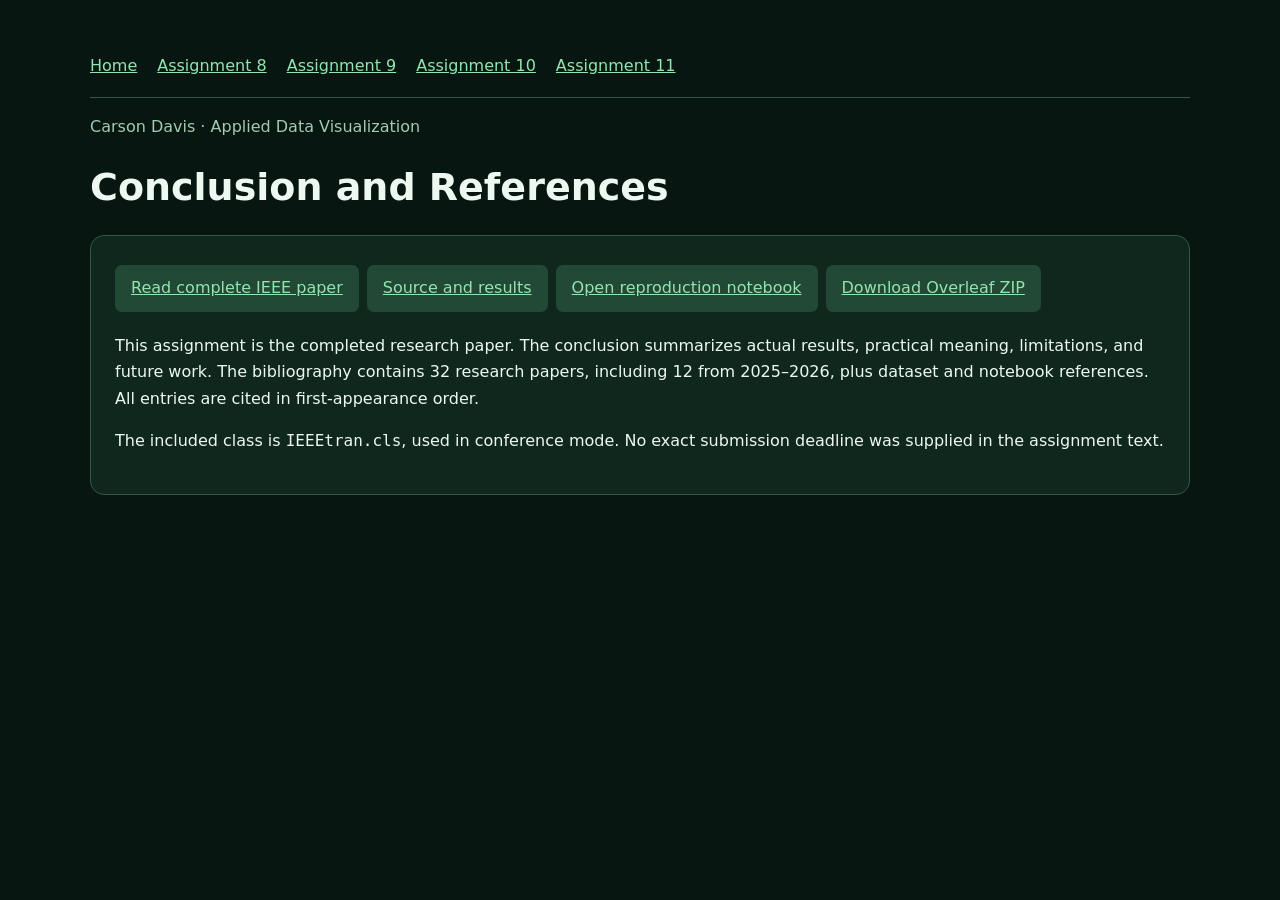
<file: assignment11.html>
<!doctype html><html lang="en"><head><meta charset="utf-8"><meta name="viewport" content="width=device-width,initial-scale=1"><title>Assignment 11 | Auto Insights</title><style>body{margin:0;background:#071611;color:#edf9f0;font:16px/1.65 system-ui}main{max-width:1100px;margin:auto;padding:35px 22px}a{color:#91e6b0}nav{display:flex;gap:20px;flex-wrap:wrap;border-bottom:1px solid #345746;padding:18px 0}section,.card{background:#10271e;padding:24px;border:1px solid #345746;border-radius:14px;margin:24px 0}h1{font-size:38px;line-height:1.15}h2{line-height:1.3}img{max-width:100%;background:white;border-radius:6px}table{border-collapse:collapse;width:100%;font-size:14px}th,td{text-align:left;padding:8px;border-bottom:1px solid #345746}.table{overflow:auto}.tag{color:#a2cbb2}.button{display:inline-block;padding:10px 16px;background:#214936;border-radius:7px;margin:5px 8px 5px 0}code{overflow-wrap:anywhere}</style></head><body><main><nav><a href="index.html">Home</a><a href="assignment8.html">Assignment 8</a><a href="assignment9.html">Assignment 9</a><a href="assignment10.html">Assignment 10</a><a href="assignment11.html">Assignment 11</a></nav><p class="tag">Carson Davis · Applied Data Visualization</p><h1>Conclusion and References</h1><section><a class="button" href="research/paper.pdf">Read complete IEEE paper</a><a class="button" href="https://github.com/rarecarson-png/auto-insights/tree/main/research">Source and results</a><a class="button" href="https://colab.research.google.com/github/rarecarson-png/auto-insights/blob/main/research/Reproduce.ipynb">Open reproduction notebook</a><a class="button" href="research/Assignment11_Overleaf.zip">Download Overleaf ZIP</a><p>This assignment is the completed research paper. The conclusion summarizes actual results, practical meaning, limitations, and future work. The bibliography contains 32 research papers, including 12 from 2025–2026, plus dataset and notebook references. All entries are cited in first-appearance order.</p><p>The included class is <code>IEEEtran.cls</code>, used in conference mode. No exact submission deadline was supplied in the assignment text.</p></section></main></body></html>
</file>
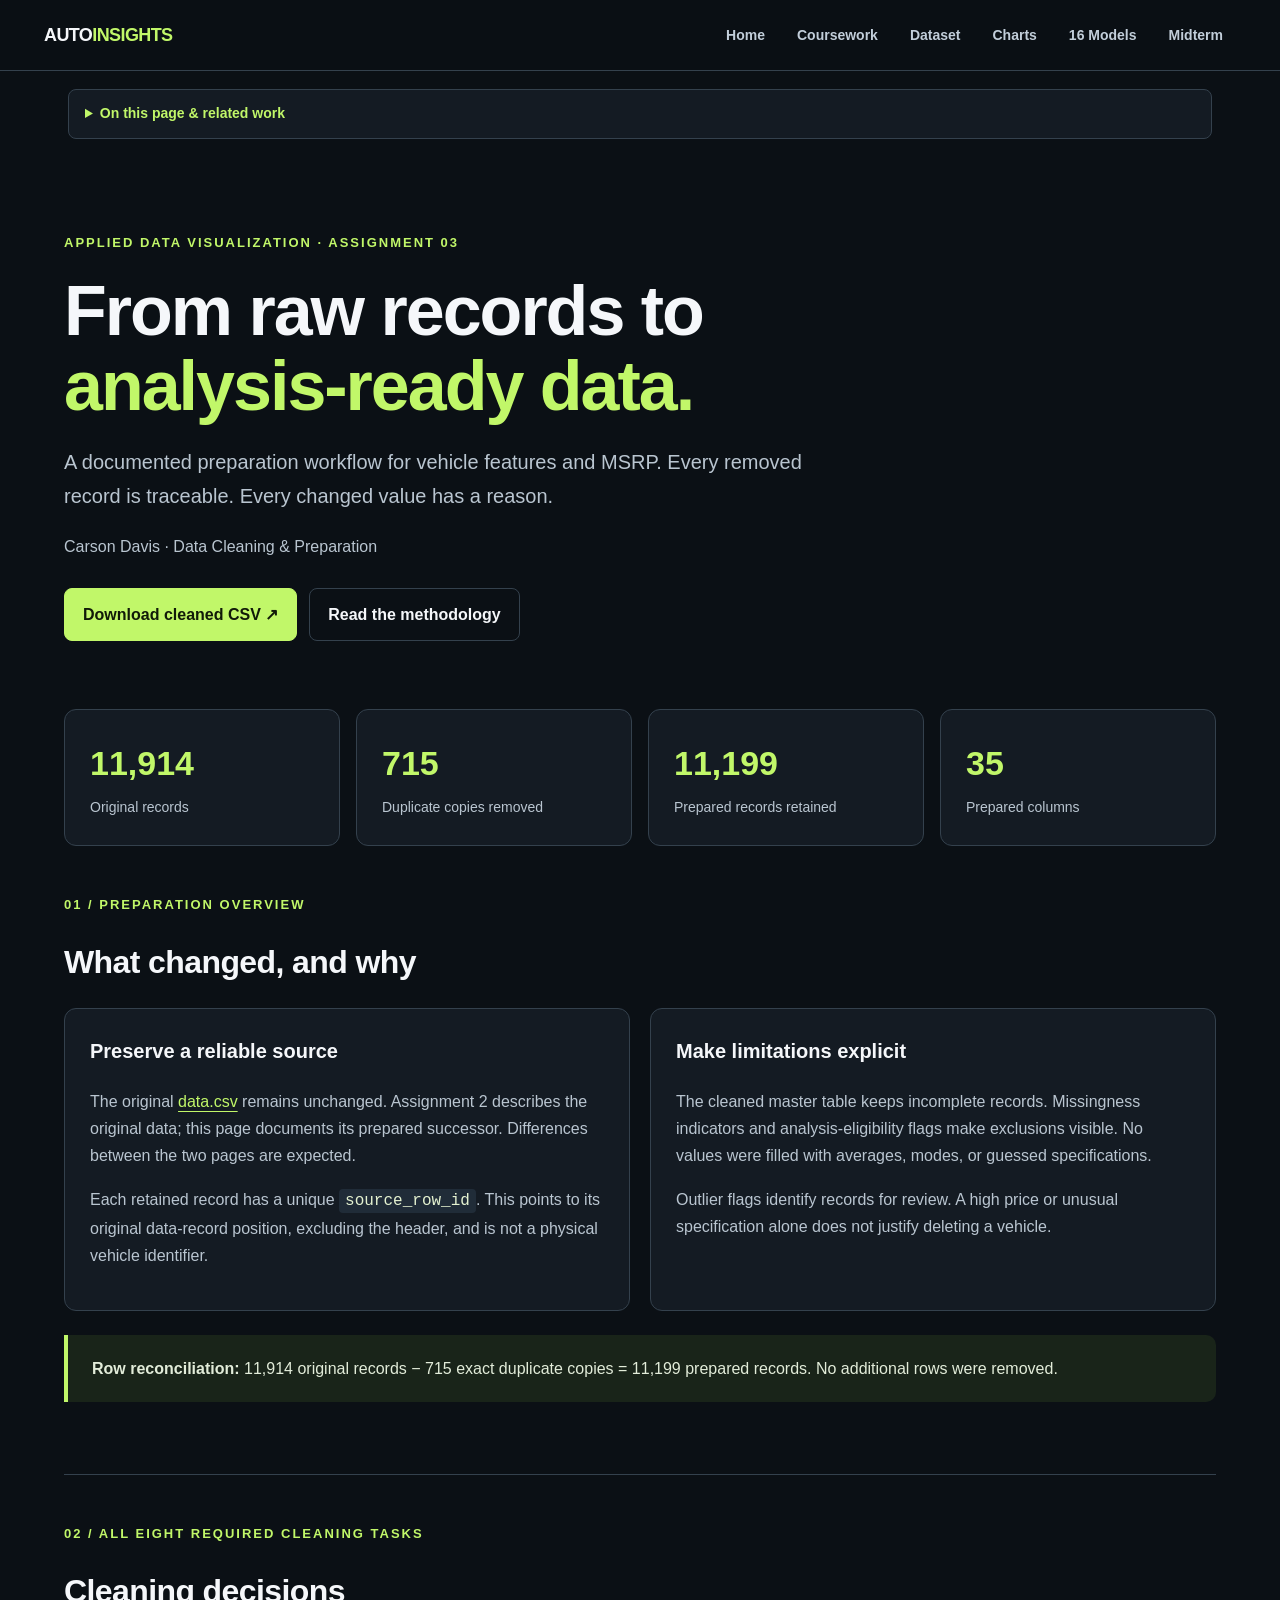
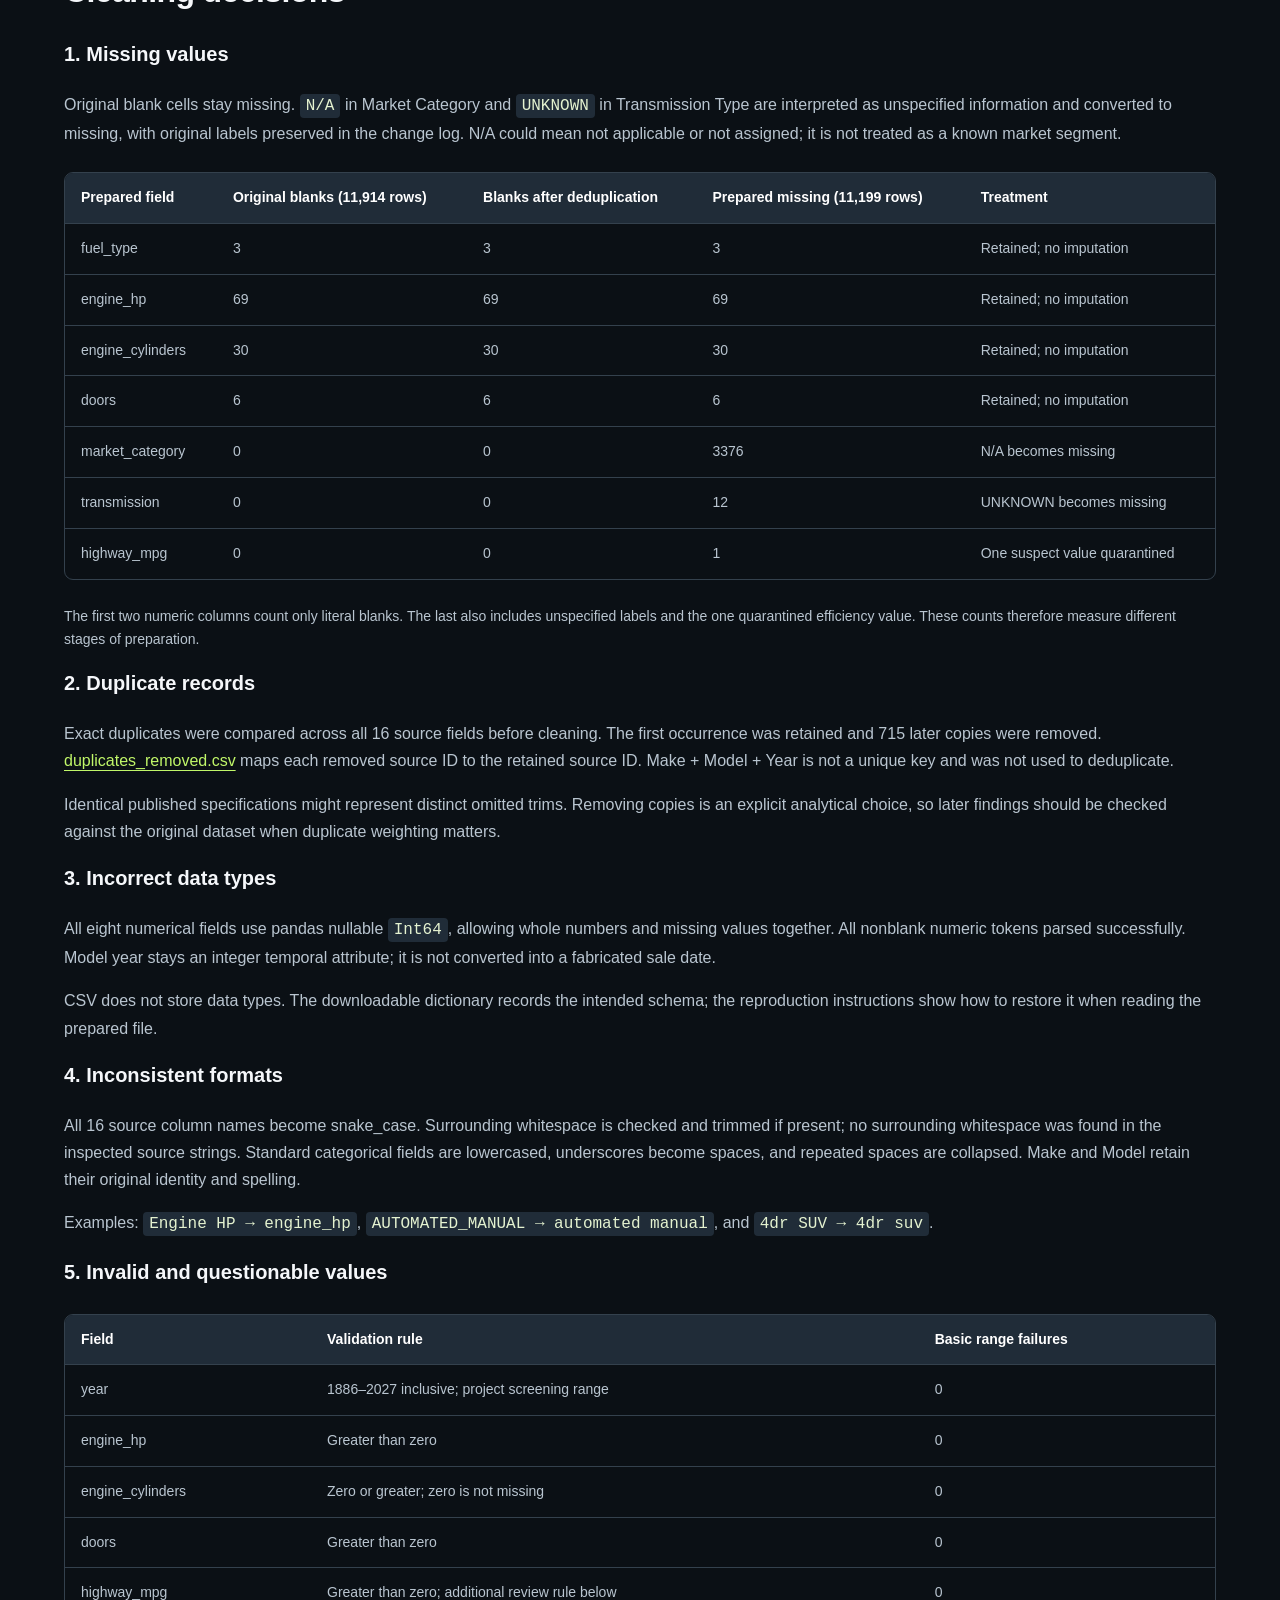
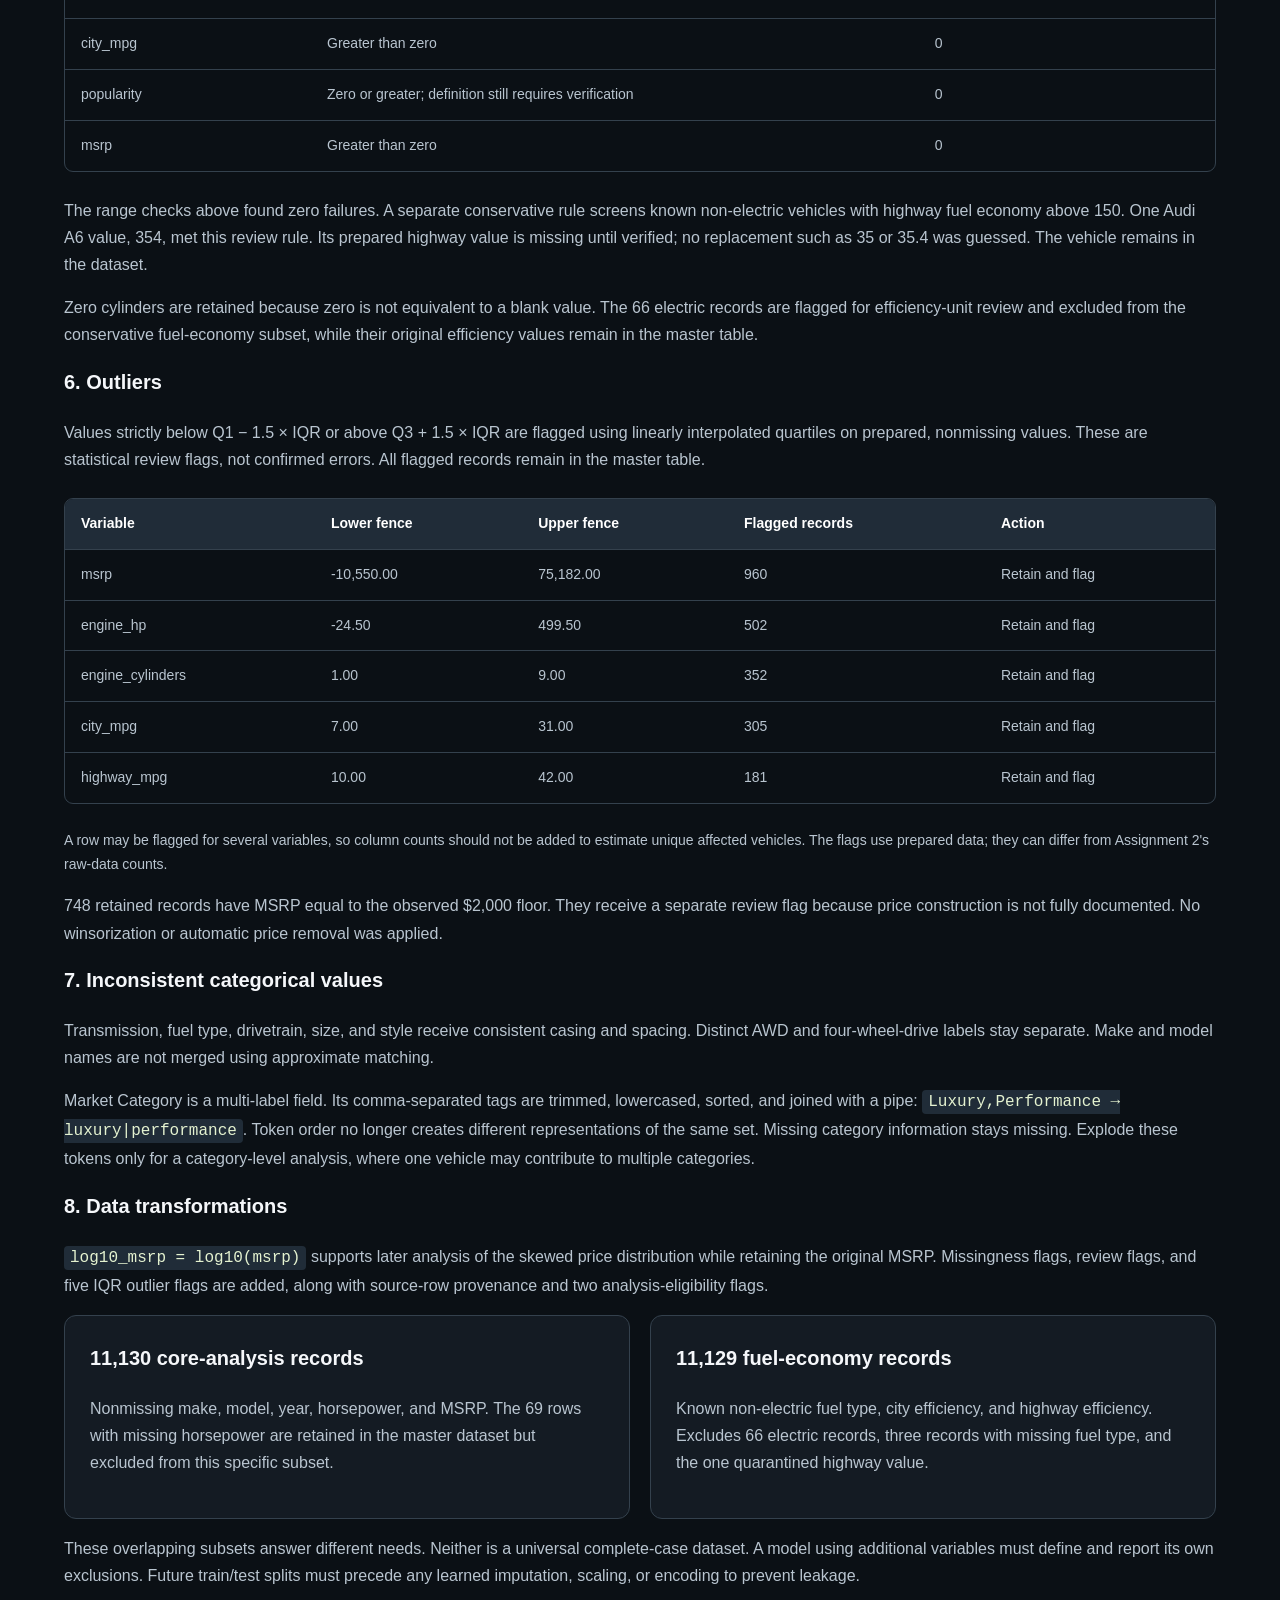
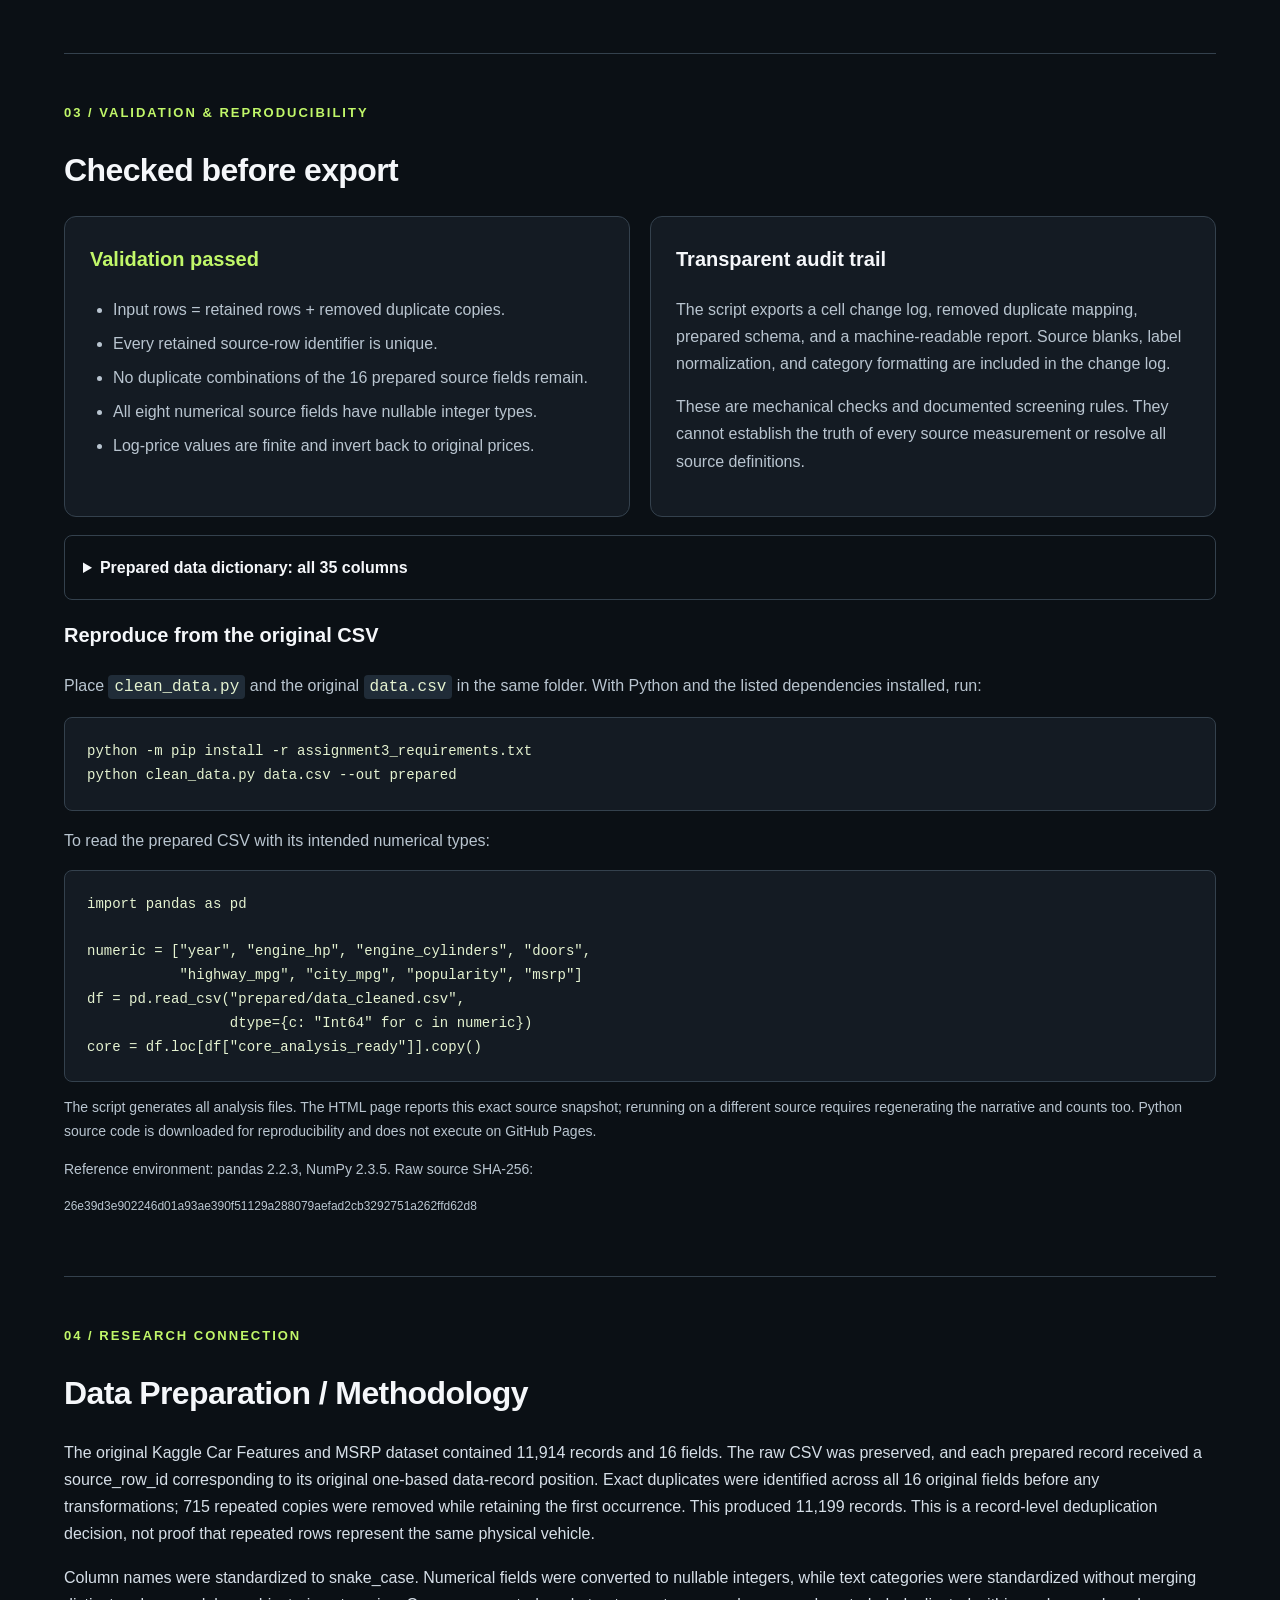
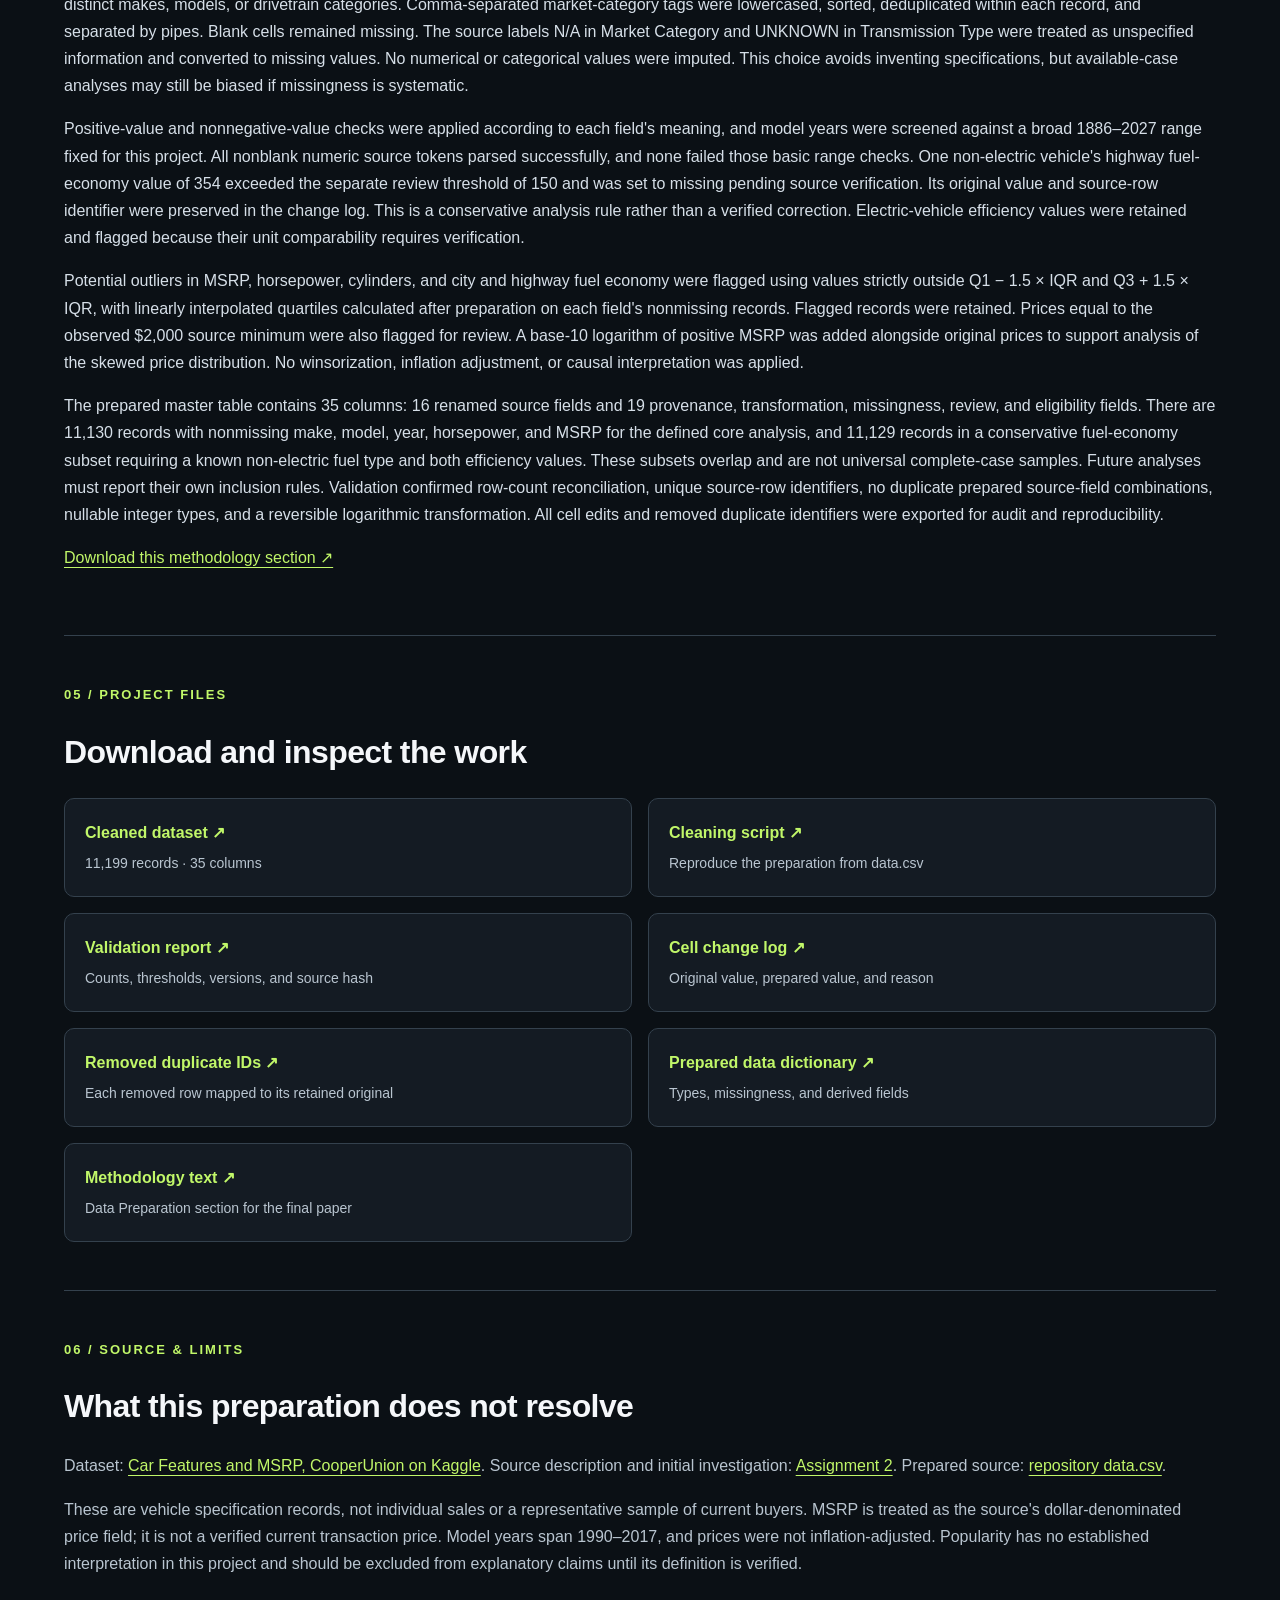
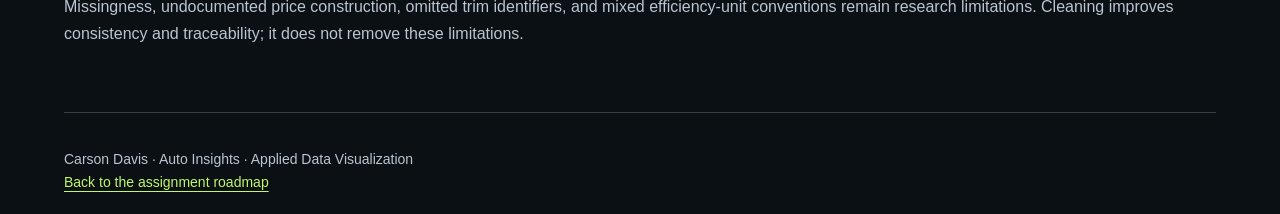
<file: assignment3.html>
<!DOCTYPE html>
<html lang="en"><head><meta charset="utf-8"><meta name="viewport" content="width=device-width,initial-scale=1">
<meta name="description" content="Auto Insights Assignment 3: reproducible vehicle dataset cleaning, validation, transformations, and methodology.">
<title>Assignment 3 | Auto Insights</title>
<style>
:root{color-scheme:dark;--bg:#0b1015;--card:#141b23;--line:#34414d;--muted:#b9c5d0;--accent:#c1f769;--text:#f5f7fa}
*{box-sizing:border-box}html{scroll-behavior:smooth;scroll-padding-top:100px}body{margin:0;background:var(--bg);color:var(--text);font:16px/1.7 system-ui,-apple-system,Segoe UI,sans-serif}a{color:var(--accent);text-underline-offset:4px}a:hover{text-decoration:underline}a:focus-visible,summary:focus-visible{outline:3px solid var(--accent);outline-offset:5px}.skip{position:absolute;left:20px;top:-100px;background:var(--accent);color:var(--bg);padding:10px}.skip:focus{top:10px;z-index:10}header{background:#0b1015f5;border-bottom:1px solid var(--line);position:sticky;top:0;z-index:3}.nav{max-width:1200px;margin:auto;padding:20px 24px;display:flex;justify-content:space-between;gap:24px;align-items:center}.brand{color:white;font-weight:900;text-decoration:none;letter-spacing:-1px}.brand span{color:var(--accent)}nav{display:flex;gap:23px;flex-wrap:wrap}nav a{font-size:14px;color:var(--muted);text-decoration:none}main{max-width:1200px;margin:auto;padding:0 24px}.hero{padding:75px 0 40px;max-width:880px}.eyebrow{color:var(--accent);font-size:13px;font-weight:800;letter-spacing:2px;text-transform:uppercase}h1{font-size:clamp(38px,6vw,70px);line-height:1.08;letter-spacing:-2px;margin:20px 0}h1 span{color:var(--accent)}h2{font-size:32px;line-height:1.2;letter-spacing:-.6px}h3{font-size:20px;margin-top:0}p{color:var(--muted)}.lead{font-size:20px;max-width:780px}.actions{display:flex;flex-wrap:wrap;gap:12px;margin:28px 0}.button{background:var(--accent);color:#111a08;border:1px solid var(--accent);padding:12px 18px;border-radius:8px;text-decoration:none;font-weight:750}.button.secondary{background:transparent;color:var(--text);border-color:var(--line)}.stats{display:grid;grid-template-columns:repeat(4,1fr);gap:16px}.stat,.card{background:var(--card);border:1px solid var(--line);border-radius:12px;padding:25px}.stat b{display:block;font-size:34px;color:var(--accent)}.stat span{font-size:14px;color:var(--muted)}section{padding:48px 0;border-bottom:1px solid var(--line)}.grid{display:grid;grid-template-columns:1fr 1fr;gap:20px}.callout{border-left:4px solid var(--accent);background:#192419;padding:20px 24px;margin:24px 0;border-radius:0 10px 10px 0}.callout p{margin:0;color:#e2ecd9}.tag{color:var(--accent);font-size:12px;font-weight:800;letter-spacing:1px}.table-wrap{overflow:auto;border:1px solid var(--line);border-radius:9px;margin:25px 0}table{width:100%;border-collapse:collapse;font-size:14px;text-align:left;min-width:650px}th{background:#202c38;color:white}th,td{padding:13px 16px;border-bottom:1px solid var(--line);vertical-align:top}td{color:var(--muted)}tr:last-child td{border-bottom:0}code{background:#202c38;padding:3px 6px;border-radius:4px;color:#e4f2d0;overflow-wrap:anywhere}pre{white-space:pre-wrap;overflow-wrap:anywhere;background:#141b23;border:1px solid var(--line);padding:22px;border-radius:8px;font-size:14px}pre code{background:none;padding:0}details{margin:18px 0;border:1px solid var(--line);border-radius:8px;padding:18px}summary{cursor:pointer;font-weight:700}.download{display:block;border:1px solid var(--line);padding:20px;border-radius:10px;background:var(--card);text-decoration:none}.download span{display:block;color:var(--muted);font-size:14px;margin-top:6px}.downloads{display:grid;grid-template-columns:1fr 1fr;gap:16px}.note{font-size:14px}.check{color:var(--accent)}footer{padding:35px 24px;max-width:1200px;margin:auto;color:var(--muted);font-size:14px}.method p{color:#d6dfe8}.hash{word-break:break-all;font-size:12px}ul{color:var(--muted);padding-left:23px}li{margin:7px 0}
@media(max-width:750px){.nav{align-items:flex-start;flex-direction:column;gap:10px}nav{gap:10px 16px}header{position:static}.stats,.grid,.downloads{grid-template-columns:1fr 1fr}.hero{padding-top:40px}h2{font-size:27px}.card{padding:20px}}
@media(max-width:500px){.grid,.downloads{grid-template-columns:1fr}.stat{padding:16px}.stat b{font-size:28px}main{padding:0 18px}section{padding:34px 0}}
@media print{*{color:#111!important;background:white!important}header,.actions,.downloads,.skip{display:none}.hero{padding:10px 0}section{break-inside:auto;padding:20px 0}.card{break-inside:avoid}main{max-width:none;padding:0}table{min-width:0;font-size:10px}.table-wrap{overflow:visible}h1{font-size:36px}a{text-decoration:underline}}
</style><link rel="stylesheet" href="navigation.css"></head><body><a class="skip" href="#main">Skip to content</a>
<header class="ai-header"><div class="ai-bar"><a class="ai-logo" href="index.html">AUTO<span>INSIGHTS</span></a><nav class="ai-links" aria-label="Main navigation"><a href="index.html">Home</a><a href="index.html#assignments">Coursework</a><a href="dataset.html">Dataset</a><a href="visualizations.html">Charts</a><a href="models.html">16 Models</a><a href="index.html#midterm">Midterm</a></nav><details class="ai-mobile"><summary>Menu</summary><nav aria-label="Mobile navigation"><a href="index.html">Home</a><a href="index.html#assignments">Coursework</a><a href="dataset.html">Dataset</a><a href="visualizations.html">Charts</a><a href="models.html">16 Models</a><a href="index.html#midterm">Midterm</a></nav></details></div></header><aside class="ai-local"><details><summary>On this page & related work</summary><nav aria-label="Section navigation"><a href="index.html">Home</a><a href="assignment2.html">Assignment 2</a><a href="#decisions">Cleaning decisions</a><a href="#validation">Validation</a><a href="#downloads">Downloads</a></nav></details></aside>
<main id="main"><div class="hero"><div class="eyebrow">Applied Data Visualization · Assignment 03</div><h1>From raw records to<br><span>analysis-ready data.</span></h1><p class="lead">A documented preparation workflow for vehicle features and MSRP. Every removed record is traceable. Every changed value has a reason.</p><p>Carson Davis · Data Cleaning &amp; Preparation</p><div class="actions"><a class="button" href="data_cleaned.csv" download>Download cleaned CSV ↗</a><a class="button secondary" href="#methodology">Read the methodology</a></div></div>
<div class="stats"><div class="stat"><b>11,914</b><span>Original records</span></div><div class="stat"><b>715</b><span>Duplicate copies removed</span></div><div class="stat"><b>11,199</b><span>Prepared records retained</span></div><div class="stat"><b>35</b><span>Prepared columns</span></div></div>
<section><div class="eyebrow">01 / Preparation overview</div><h2>What changed, and why</h2><div class="grid"><article class="card"><h3>Preserve a reliable source</h3><p>The original <a href="data.csv">data.csv</a> remains unchanged. Assignment 2 describes the original data; this page documents its prepared successor. Differences between the two pages are expected.</p><p>Each retained record has a unique <code>source_row_id</code>. This points to its original data-record position, excluding the header, and is not a physical vehicle identifier.</p></article><article class="card"><h3>Make limitations explicit</h3><p>The cleaned master table keeps incomplete records. Missingness indicators and analysis-eligibility flags make exclusions visible. No values were filled with averages, modes, or guessed specifications.</p><p>Outlier flags identify records for review. A high price or unusual specification alone does not justify deleting a vehicle.</p></article></div><div class="callout"><p><strong>Row reconciliation:</strong> 11,914 original records − 715 exact duplicate copies = 11,199 prepared records. No additional rows were removed.</p></div></section>
<section id="decisions"><div class="eyebrow">02 / All eight required cleaning tasks</div><h2>Cleaning decisions</h2>
<article><h3>1. Missing values</h3><p>Original blank cells stay missing. <code>N/A</code> in Market Category and <code>UNKNOWN</code> in Transmission Type are interpreted as unspecified information and converted to missing, with original labels preserved in the change log. N/A could mean not applicable or not assigned; it is not treated as a known market segment.</p><div class="table-wrap"><table><thead><tr><th scope="col">Prepared field</th><th scope="col">Original blanks (11,914 rows)</th><th scope="col">Blanks after deduplication</th><th scope="col">Prepared missing (11,199 rows)</th><th scope="col">Treatment</th></tr></thead><tbody><tr><td>fuel_type</td><td>3</td><td>3</td><td>3</td><td>Retained; no imputation</td></tr><tr><td>engine_hp</td><td>69</td><td>69</td><td>69</td><td>Retained; no imputation</td></tr><tr><td>engine_cylinders</td><td>30</td><td>30</td><td>30</td><td>Retained; no imputation</td></tr><tr><td>doors</td><td>6</td><td>6</td><td>6</td><td>Retained; no imputation</td></tr><tr><td>market_category</td><td>0</td><td>0</td><td>3376</td><td>N/A becomes missing</td></tr><tr><td>transmission</td><td>0</td><td>0</td><td>12</td><td>UNKNOWN becomes missing</td></tr><tr><td>highway_mpg</td><td>0</td><td>0</td><td>1</td><td>One suspect value quarantined</td></tr></tbody></table></div><p class="note">The first two numeric columns count only literal blanks. The last also includes unspecified labels and the one quarantined efficiency value. These counts therefore measure different stages of preparation.</p></article>
<article><h3>2. Duplicate records</h3><p>Exact duplicates were compared across all 16 source fields before cleaning. The first occurrence was retained and 715 later copies were removed. <a href="duplicates_removed.csv" download>duplicates_removed.csv</a> maps each removed source ID to the retained source ID. Make + Model + Year is not a unique key and was not used to deduplicate.</p><p>Identical published specifications might represent distinct omitted trims. Removing copies is an explicit analytical choice, so later findings should be checked against the original dataset when duplicate weighting matters.</p></article>
<article><h3>3. Incorrect data types</h3><p>All eight numerical fields use pandas nullable <code>Int64</code>, allowing whole numbers and missing values together. All nonblank numeric tokens parsed successfully. Model year stays an integer temporal attribute; it is not converted into a fabricated sale date.</p><p>CSV does not store data types. The downloadable dictionary records the intended schema; the reproduction instructions show how to restore it when reading the prepared file.</p></article>
<article><h3>4. Inconsistent formats</h3><p>All 16 source column names become snake_case. Surrounding whitespace is checked and trimmed if present; no surrounding whitespace was found in the inspected source strings. Standard categorical fields are lowercased, underscores become spaces, and repeated spaces are collapsed. Make and Model retain their original identity and spelling.</p><p>Examples: <code>Engine HP → engine_hp</code>, <code>AUTOMATED_MANUAL → automated manual</code>, and <code>4dr SUV → 4dr suv</code>.</p></article>
<article><h3>5. Invalid and questionable values</h3><div class="table-wrap"><table><thead><tr><th scope="col">Field</th><th scope="col">Validation rule</th><th scope="col">Basic range failures</th></tr></thead><tbody><tr><td>year</td><td>1886–2027 inclusive; project screening range</td><td>0</td></tr><tr><td>engine_hp</td><td>Greater than zero</td><td>0</td></tr><tr><td>engine_cylinders</td><td>Zero or greater; zero is not missing</td><td>0</td></tr><tr><td>doors</td><td>Greater than zero</td><td>0</td></tr><tr><td>highway_mpg</td><td>Greater than zero; additional review rule below</td><td>0</td></tr><tr><td>city_mpg</td><td>Greater than zero</td><td>0</td></tr><tr><td>popularity</td><td>Zero or greater; definition still requires verification</td><td>0</td></tr><tr><td>msrp</td><td>Greater than zero</td><td>0</td></tr></tbody></table></div><p>The range checks above found zero failures. A separate conservative rule screens known non-electric vehicles with highway fuel economy above 150. One Audi A6 value, 354, met this review rule. Its prepared highway value is missing until verified; no replacement such as 35 or 35.4 was guessed. The vehicle remains in the dataset.</p><p>Zero cylinders are retained because zero is not equivalent to a blank value. The 66 electric records are flagged for efficiency-unit review and excluded from the conservative fuel-economy subset, while their original efficiency values remain in the master table.</p></article>
<article><h3>6. Outliers</h3><p>Values strictly below Q1 − 1.5 × IQR or above Q3 + 1.5 × IQR are flagged using linearly interpolated quartiles on prepared, nonmissing values. These are statistical review flags, not confirmed errors. All flagged records remain in the master table.</p><div class="table-wrap"><table><thead><tr><th scope="col">Variable</th><th scope="col">Lower fence</th><th scope="col">Upper fence</th><th scope="col">Flagged records</th><th scope="col">Action</th></tr></thead><tbody><tr><td>msrp</td><td>-10,550.00</td><td>75,182.00</td><td>960</td><td>Retain and flag</td></tr><tr><td>engine_hp</td><td>-24.50</td><td>499.50</td><td>502</td><td>Retain and flag</td></tr><tr><td>engine_cylinders</td><td>1.00</td><td>9.00</td><td>352</td><td>Retain and flag</td></tr><tr><td>city_mpg</td><td>7.00</td><td>31.00</td><td>305</td><td>Retain and flag</td></tr><tr><td>highway_mpg</td><td>10.00</td><td>42.00</td><td>181</td><td>Retain and flag</td></tr></tbody></table></div><p class="note">A row may be flagged for several variables, so column counts should not be added to estimate unique affected vehicles. The flags use prepared data; they can differ from Assignment 2's raw-data counts.</p><p>748 retained records have MSRP equal to the observed $2,000 floor. They receive a separate review flag because price construction is not fully documented. No winsorization or automatic price removal was applied.</p></article>
<article><h3>7. Inconsistent categorical values</h3><p>Transmission, fuel type, drivetrain, size, and style receive consistent casing and spacing. Distinct AWD and four-wheel-drive labels stay separate. Make and model names are not merged using approximate matching.</p><p>Market Category is a multi-label field. Its comma-separated tags are trimmed, lowercased, sorted, and joined with a pipe: <code>Luxury,Performance → luxury|performance</code>. Token order no longer creates different representations of the same set. Missing category information stays missing. Explode these tokens only for a category-level analysis, where one vehicle may contribute to multiple categories.</p></article>
<article><h3>8. Data transformations</h3><p><code>log10_msrp = log10(msrp)</code> supports later analysis of the skewed price distribution while retaining the original MSRP. Missingness flags, review flags, and five IQR outlier flags are added, along with source-row provenance and two analysis-eligibility flags.</p><div class="grid"><div class="card"><h3>11,130 core-analysis records</h3><p>Nonmissing make, model, year, horsepower, and MSRP. The 69 rows with missing horsepower are retained in the master dataset but excluded from this specific subset.</p></div><div class="card"><h3>11,129 fuel-economy records</h3><p>Known non-electric fuel type, city efficiency, and highway efficiency. Excludes 66 electric records, three records with missing fuel type, and the one quarantined highway value.</p></div></div><p>These overlapping subsets answer different needs. Neither is a universal complete-case dataset. A model using additional variables must define and report its own exclusions. Future train/test splits must precede any learned imputation, scaling, or encoding to prevent leakage.</p></article></section>
<section id="validation"><div class="eyebrow">03 / Validation &amp; reproducibility</div><h2>Checked before export</h2><div class="grid"><div class="card"><h3 class="check">Validation passed</h3><ul><li>Input rows = retained rows + removed duplicate copies.</li><li>Every retained source-row identifier is unique.</li><li>No duplicate combinations of the 16 prepared source fields remain.</li><li>All eight numerical source fields have nullable integer types.</li><li>Log-price values are finite and invert back to original prices.</li></ul></div><div class="card"><h3>Transparent audit trail</h3><p>The script exports a cell change log, removed duplicate mapping, prepared schema, and a machine-readable report. Source blanks, label normalization, and category formatting are included in the change log.</p><p>These are mechanical checks and documented screening rules. They cannot establish the truth of every source measurement or resolve all source definitions.</p></div></div><details><summary>Prepared data dictionary: all 35 columns</summary><div class="table-wrap"><table><thead><tr><th scope="col">Column</th><th scope="col">Python type</th><th scope="col">Missing</th><th scope="col">Meaning</th></tr></thead><tbody><tr><td>source_row_id</td><td>int64</td><td>0</td><td>Unique original CSV data-record number; header excluded. Not a vehicle ID.</td></tr><tr><td>make</td><td>object</td><td>0</td><td>Prepared source field; see cleaning decisions and original data dictionary.</td></tr><tr><td>model</td><td>object</td><td>0</td><td>Prepared source field; see cleaning decisions and original data dictionary.</td></tr><tr><td>year</td><td>Int64</td><td>0</td><td>Prepared source field; see cleaning decisions and original data dictionary.</td></tr><tr><td>fuel_type</td><td>object</td><td>3</td><td>Prepared source field; see cleaning decisions and original data dictionary.</td></tr><tr><td>engine_hp</td><td>Int64</td><td>69</td><td>Prepared source field; see cleaning decisions and original data dictionary.</td></tr><tr><td>engine_cylinders</td><td>Int64</td><td>30</td><td>Prepared source field; see cleaning decisions and original data dictionary.</td></tr><tr><td>transmission</td><td>object</td><td>12</td><td>Prepared source field; see cleaning decisions and original data dictionary.</td></tr><tr><td>driven_wheels</td><td>object</td><td>0</td><td>Prepared source field; see cleaning decisions and original data dictionary.</td></tr><tr><td>doors</td><td>Int64</td><td>6</td><td>Prepared source field; see cleaning decisions and original data dictionary.</td></tr><tr><td>market_category</td><td>object</td><td>3376</td><td>Prepared source field; see cleaning decisions and original data dictionary.</td></tr><tr><td>vehicle_size</td><td>object</td><td>0</td><td>Prepared source field; see cleaning decisions and original data dictionary.</td></tr><tr><td>vehicle_style</td><td>object</td><td>0</td><td>Prepared source field; see cleaning decisions and original data dictionary.</td></tr><tr><td>highway_mpg</td><td>Int64</td><td>1</td><td>Prepared source field; see cleaning decisions and original data dictionary.</td></tr><tr><td>city_mpg</td><td>Int64</td><td>0</td><td>Prepared source field; see cleaning decisions and original data dictionary.</td></tr><tr><td>popularity</td><td>Int64</td><td>0</td><td>Prepared source field; see cleaning decisions and original data dictionary.</td></tr><tr><td>msrp</td><td>Int64</td><td>0</td><td>Prepared source field; see cleaning decisions and original data dictionary.</td></tr><tr><td>highway_mpg_review_flag</td><td>boolean</td><td>0</td><td>Non-electric highway &gt;150 was set missing for analysis; see change log.</td></tr><tr><td>electric_efficiency_review_flag</td><td>bool</td><td>0</td><td>Electric record: efficiency unit needs source verification before comparison with gasoline MPG.</td></tr><tr><td>msrp_floor_review_flag</td><td>boolean</td><td>0</td><td>MSRP equals source minimum 2000; price construction needs verification.</td></tr><tr><td>fuel_type_missing</td><td>bool</td><td>0</td><td>Missingness flag: true means missing.</td></tr><tr><td>engine_hp_missing</td><td>bool</td><td>0</td><td>Missingness flag: true means missing.</td></tr><tr><td>engine_cylinders_missing</td><td>bool</td><td>0</td><td>Missingness flag: true means missing.</td></tr><tr><td>doors_missing</td><td>bool</td><td>0</td><td>Missingness flag: true means missing.</td></tr><tr><td>market_category_missing</td><td>bool</td><td>0</td><td>Missingness flag: true means missing.</td></tr><tr><td>transmission_missing</td><td>bool</td><td>0</td><td>Missingness flag: true means missing.</td></tr><tr><td>highway_mpg_missing</td><td>bool</td><td>0</td><td>Missingness flag: true means missing.</td></tr><tr><td>msrp_iqr_outlier</td><td>boolean</td><td>0</td><td>Outside 1.5 IQR fences on prepared nonmissing values. Review only; retained.</td></tr><tr><td>engine_hp_iqr_outlier</td><td>boolean</td><td>0</td><td>Outside 1.5 IQR fences on prepared nonmissing values. Review only; retained.</td></tr><tr><td>engine_cylinders_iqr_outlier</td><td>boolean</td><td>0</td><td>Outside 1.5 IQR fences on prepared nonmissing values. Review only; retained.</td></tr><tr><td>city_mpg_iqr_outlier</td><td>boolean</td><td>0</td><td>Outside 1.5 IQR fences on prepared nonmissing values. Review only; retained.</td></tr><tr><td>highway_mpg_iqr_outlier</td><td>boolean</td><td>0</td><td>Outside 1.5 IQR fences on prepared nonmissing values. Review only; retained.</td></tr><tr><td>log10_msrp</td><td>float64</td><td>0</td><td>Base-10 logarithm of original positive MSRP; dollar values retained.</td></tr><tr><td>core_analysis_ready</td><td>bool</td><td>0</td><td>Nonmissing make, model, year, engine_hp, msrp; pairwise or other models need their own masks.</td></tr><tr><td>fuel_economy_analysis_ready</td><td>bool</td><td>0</td><td>Known non-electric fuel and nonmissing city/highway efficiency; conservative unit-comparability subset.</td></tr></tbody></table></div></details><h3>Reproduce from the original CSV</h3><p>Place <code>clean_data.py</code> and the original <code>data.csv</code> in the same folder. With Python and the listed dependencies installed, run:</p><pre><code>python -m pip install -r assignment3_requirements.txt
python clean_data.py data.csv --out prepared</code></pre><p>To read the prepared CSV with its intended numerical types:</p><pre><code>import pandas as pd

numeric = ["year", "engine_hp", "engine_cylinders", "doors",
           "highway_mpg", "city_mpg", "popularity", "msrp"]
df = pd.read_csv("prepared/data_cleaned.csv",
                 dtype={c: "Int64" for c in numeric})
core = df.loc[df["core_analysis_ready"]].copy()</code></pre><p class="note">The script generates all analysis files. The HTML page reports this exact source snapshot; rerunning on a different source requires regenerating the narrative and counts too. Python source code is downloaded for reproducibility and does not execute on GitHub Pages.</p><p class="note">Reference environment: pandas 2.2.3, NumPy 2.3.5. Raw source SHA-256:</p><p class="hash">26e39d3e902246d01a93ae390f51129a288079aefad2cb3292751a262ffd62d8</p></section>
<section id="methodology" class="method"><div class="eyebrow">04 / Research connection</div><h2>Data Preparation / Methodology</h2><p>The original Kaggle Car Features and MSRP dataset contained 11,914 records and 16 fields. The raw CSV was preserved, and each prepared record received a source_row_id corresponding to its original one-based data-record position. Exact duplicates were identified across all 16 original fields before any transformations; 715 repeated copies were removed while retaining the first occurrence. This produced 11,199 records. This is a record-level deduplication decision, not proof that repeated rows represent the same physical vehicle.</p><p>Column names were standardized to snake_case. Numerical fields were converted to nullable integers, while text categories were standardized without merging distinct makes, models, or drivetrain categories. Comma-separated market-category tags were lowercased, sorted, deduplicated within each record, and separated by pipes. Blank cells remained missing. The source labels N/A in Market Category and UNKNOWN in Transmission Type were treated as unspecified information and converted to missing values. No numerical or categorical values were imputed. This choice avoids inventing specifications, but available-case analyses may still be biased if missingness is systematic.</p><p>Positive-value and nonnegative-value checks were applied according to each field&#x27;s meaning, and model years were screened against a broad 1886–2027 range fixed for this project. All nonblank numeric source tokens parsed successfully, and none failed those basic range checks. One non-electric vehicle&#x27;s highway fuel-economy value of 354 exceeded the separate review threshold of 150 and was set to missing pending source verification. Its original value and source-row identifier were preserved in the change log. This is a conservative analysis rule rather than a verified correction. Electric-vehicle efficiency values were retained and flagged because their unit comparability requires verification.</p><p>Potential outliers in MSRP, horsepower, cylinders, and city and highway fuel economy were flagged using values strictly outside Q1 − 1.5 × IQR and Q3 + 1.5 × IQR, with linearly interpolated quartiles calculated after preparation on each field&#x27;s nonmissing records. Flagged records were retained. Prices equal to the observed $2,000 source minimum were also flagged for review. A base-10 logarithm of positive MSRP was added alongside original prices to support analysis of the skewed price distribution. No winsorization, inflation adjustment, or causal interpretation was applied.</p><p>The prepared master table contains 35 columns: 16 renamed source fields and 19 provenance, transformation, missingness, review, and eligibility fields. There are 11,130 records with nonmissing make, model, year, horsepower, and MSRP for the defined core analysis, and 11,129 records in a conservative fuel-economy subset requiring a known non-electric fuel type and both efficiency values. These subsets overlap and are not universal complete-case samples. Future analyses must report their own inclusion rules. Validation confirmed row-count reconciliation, unique source-row identifiers, no duplicate prepared source-field combinations, nullable integer types, and a reversible logarithmic transformation. All cell edits and removed duplicate identifiers were exported for audit and reproducibility.</p><p><a href="assignment3_methodology.md" download>Download this methodology section ↗</a></p></section>
<section id="downloads"><div class="eyebrow">05 / Project files</div><h2>Download and inspect the work</h2><div class="downloads"><a class="download" href="data_cleaned.csv" download><strong>Cleaned dataset ↗</strong><span>11,199 records · 35 columns</span></a><a class="download" href="clean_data.py" download><strong>Cleaning script ↗</strong><span>Reproduce the preparation from data.csv</span></a><a class="download" href="cleaning_report.json" download><strong>Validation report ↗</strong><span>Counts, thresholds, versions, and source hash</span></a><a class="download" href="cleaning_changes.csv" download><strong>Cell change log ↗</strong><span>Original value, prepared value, and reason</span></a><a class="download" href="duplicates_removed.csv" download><strong>Removed duplicate IDs ↗</strong><span>Each removed row mapped to its retained original</span></a><a class="download" href="cleaned_dictionary.csv" download><strong>Prepared data dictionary ↗</strong><span>Types, missingness, and derived fields</span></a><a class="download" href="assignment3_methodology.md" download><strong>Methodology text ↗</strong><span>Data Preparation section for the final paper</span></a></div></section>
<section><div class="eyebrow">06 / Source &amp; limits</div><h2>What this preparation does not resolve</h2><p>Dataset: <a href="https://www.kaggle.com/datasets/CooperUnion/cardataset">Car Features and MSRP, CooperUnion on Kaggle</a>. Source description and initial investigation: <a href="assignment2.html">Assignment 2</a>. Prepared source: <a href="data.csv">repository data.csv</a>.</p><p>These are vehicle specification records, not individual sales or a representative sample of current buyers. MSRP is treated as the source's dollar-denominated price field; it is not a verified current transaction price. Model years span 1990–2017, and prices were not inflation-adjusted. Popularity has no established interpretation in this project and should be excluded from explanatory claims until its definition is verified.</p><p>Missingness, undocumented price construction, omitted trim identifiers, and mixed efficiency-unit conventions remain research limitations. Cleaning improves consistency and traceability; it does not remove these limitations.</p></section></main><footer>Carson Davis · Auto Insights · Applied Data Visualization<br><a href="index.html#assignments">Back to the assignment roadmap</a></footer></body></html>
</file>
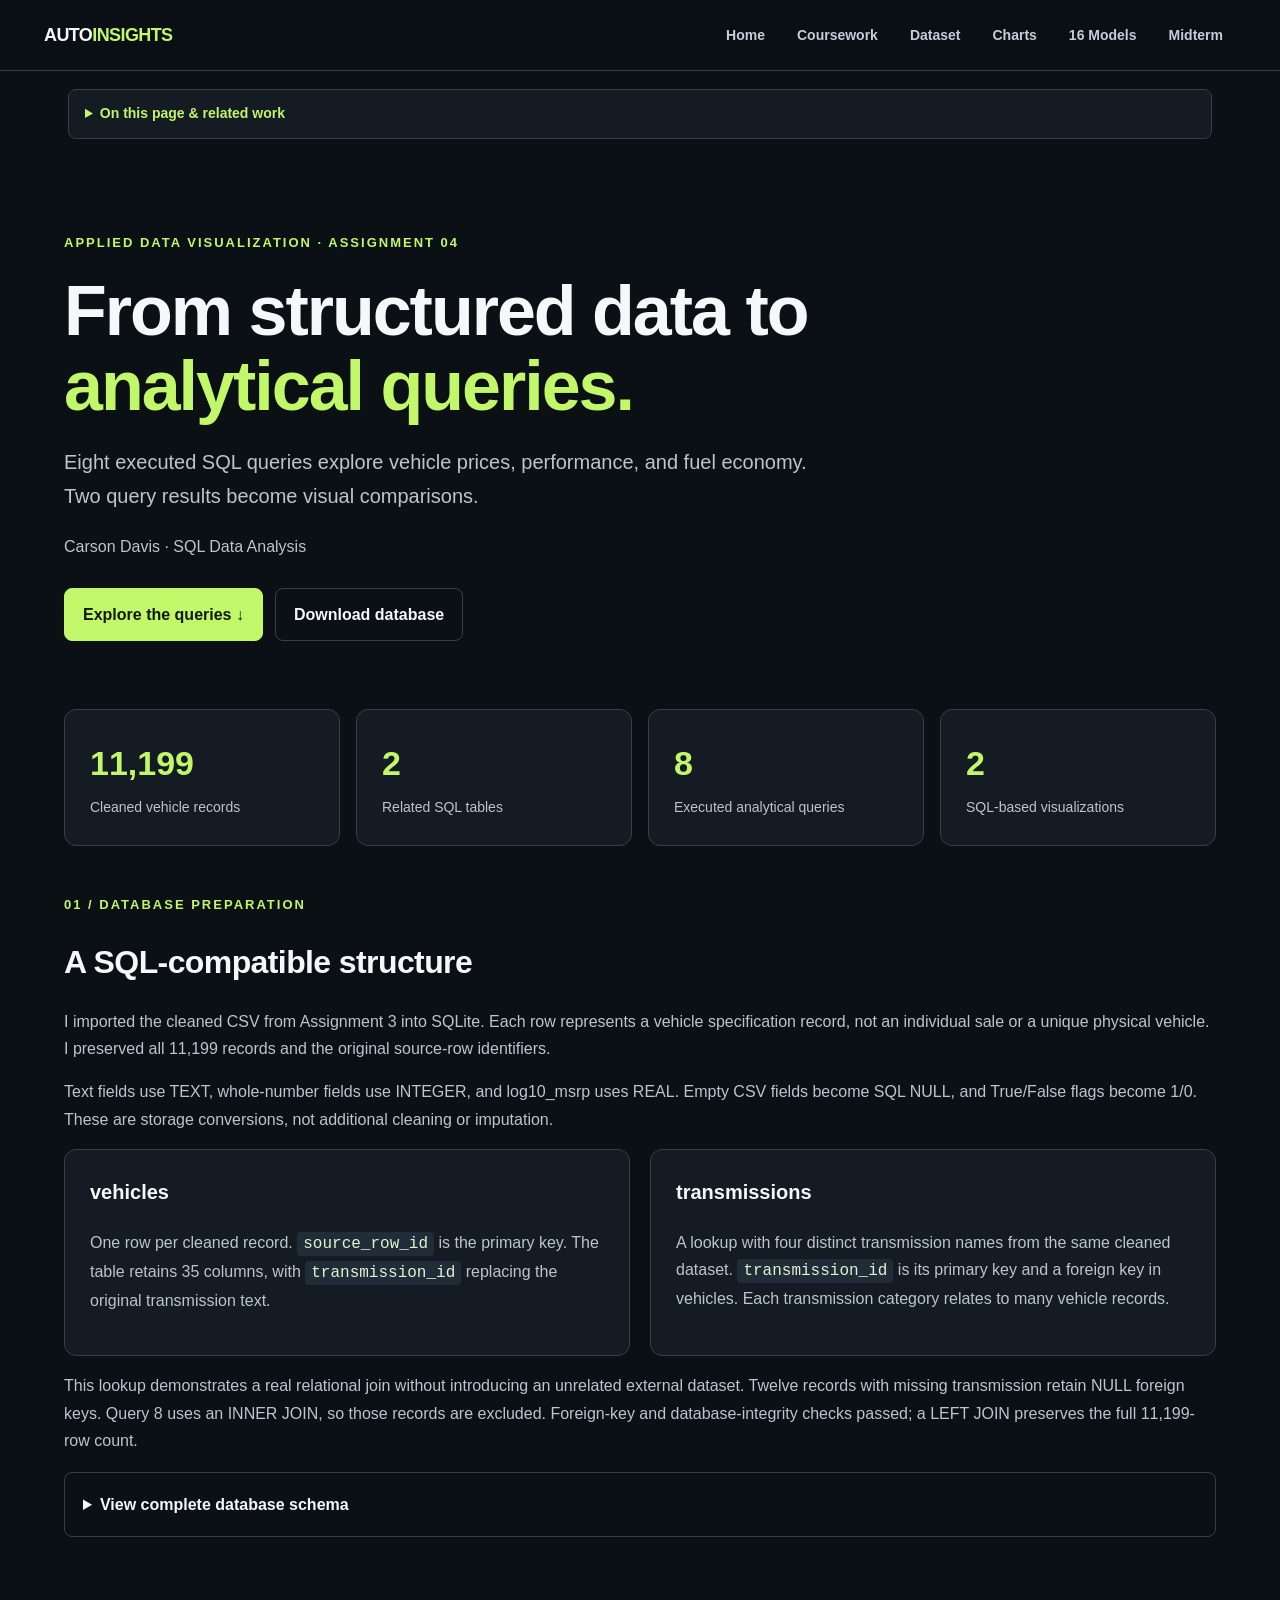
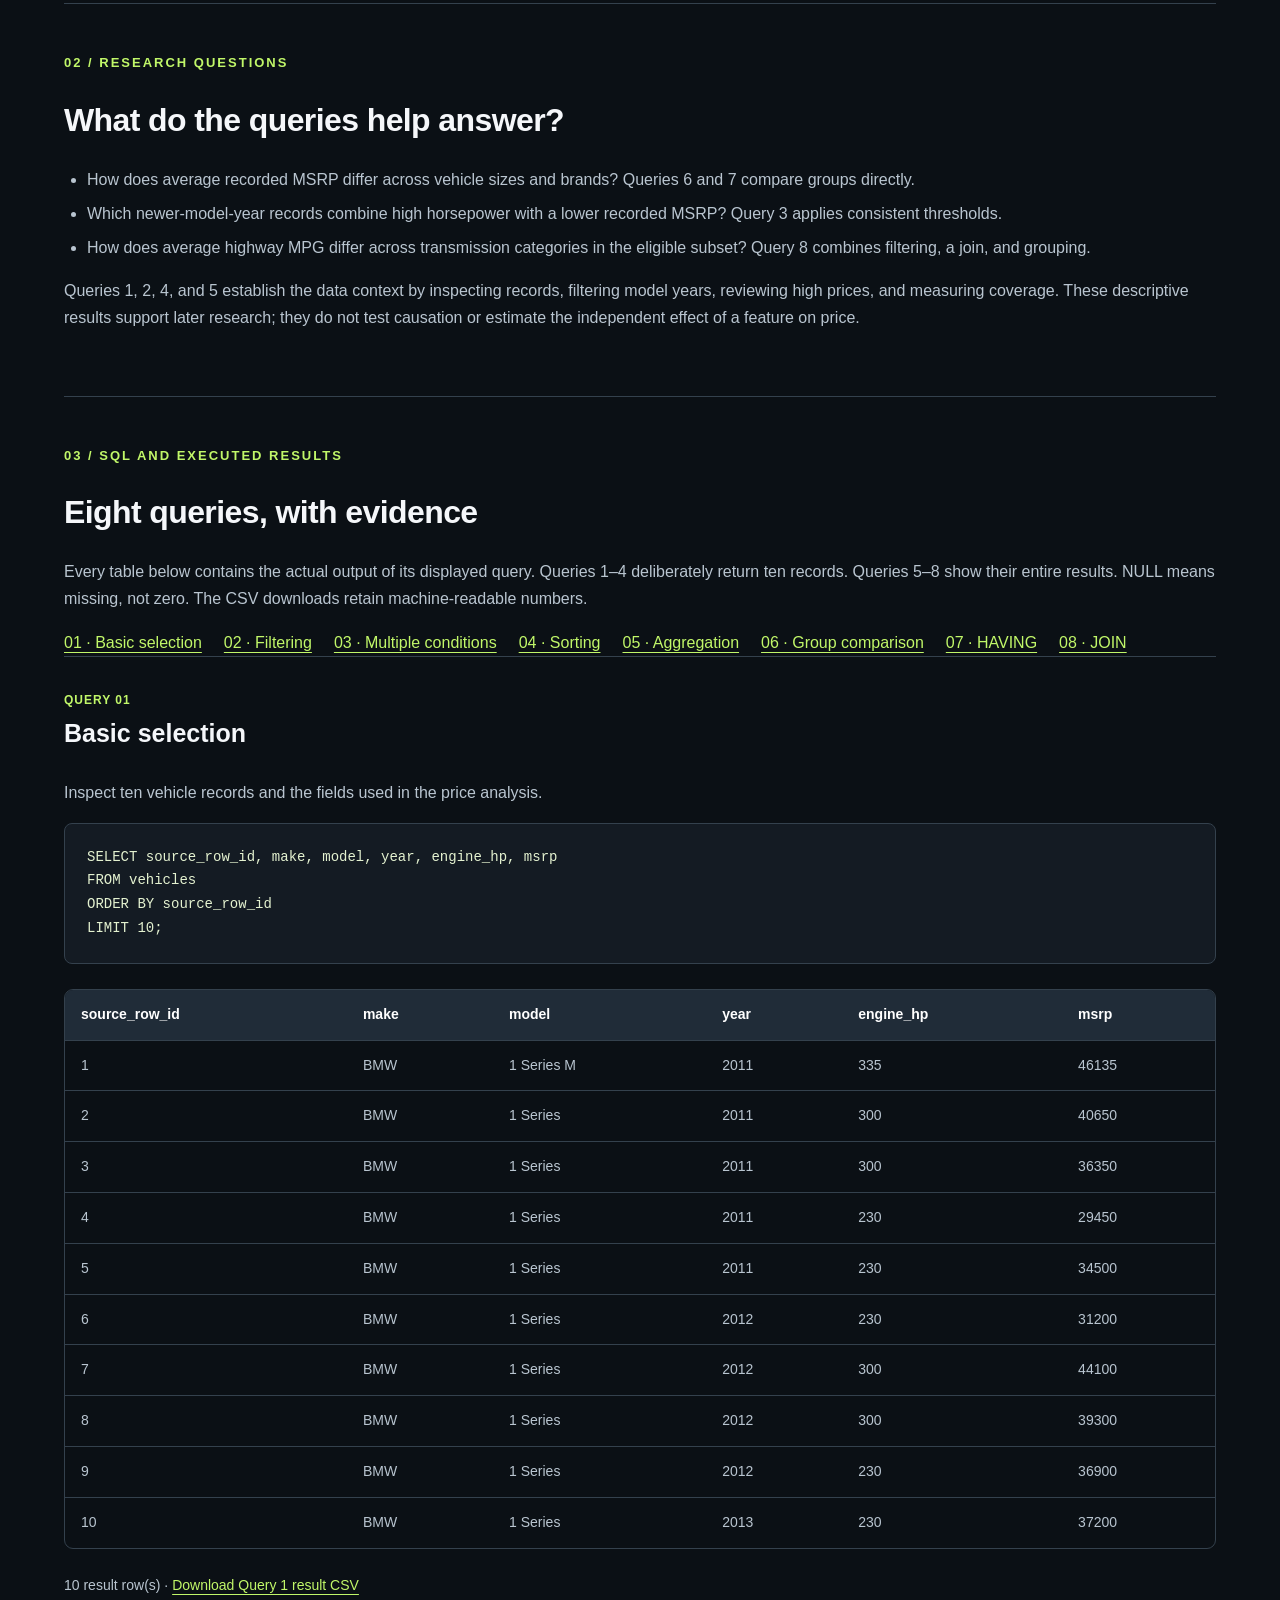
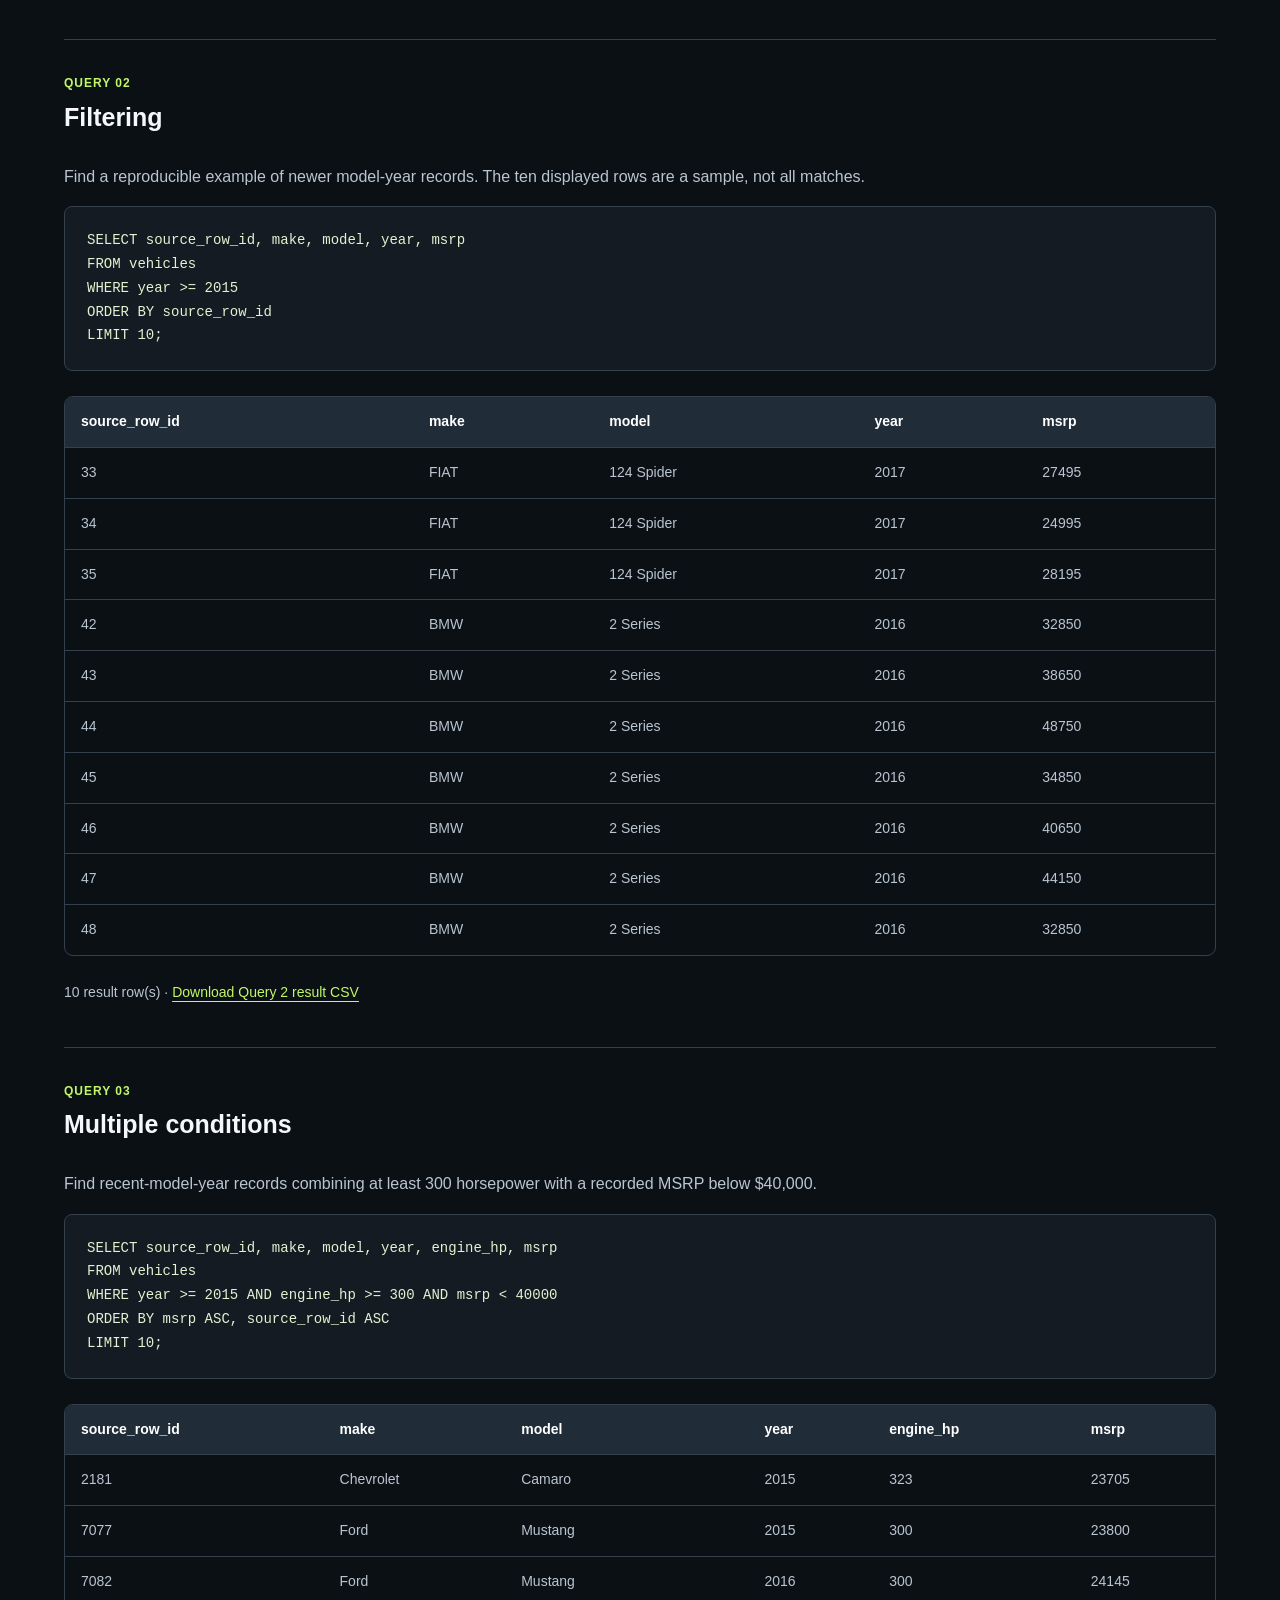
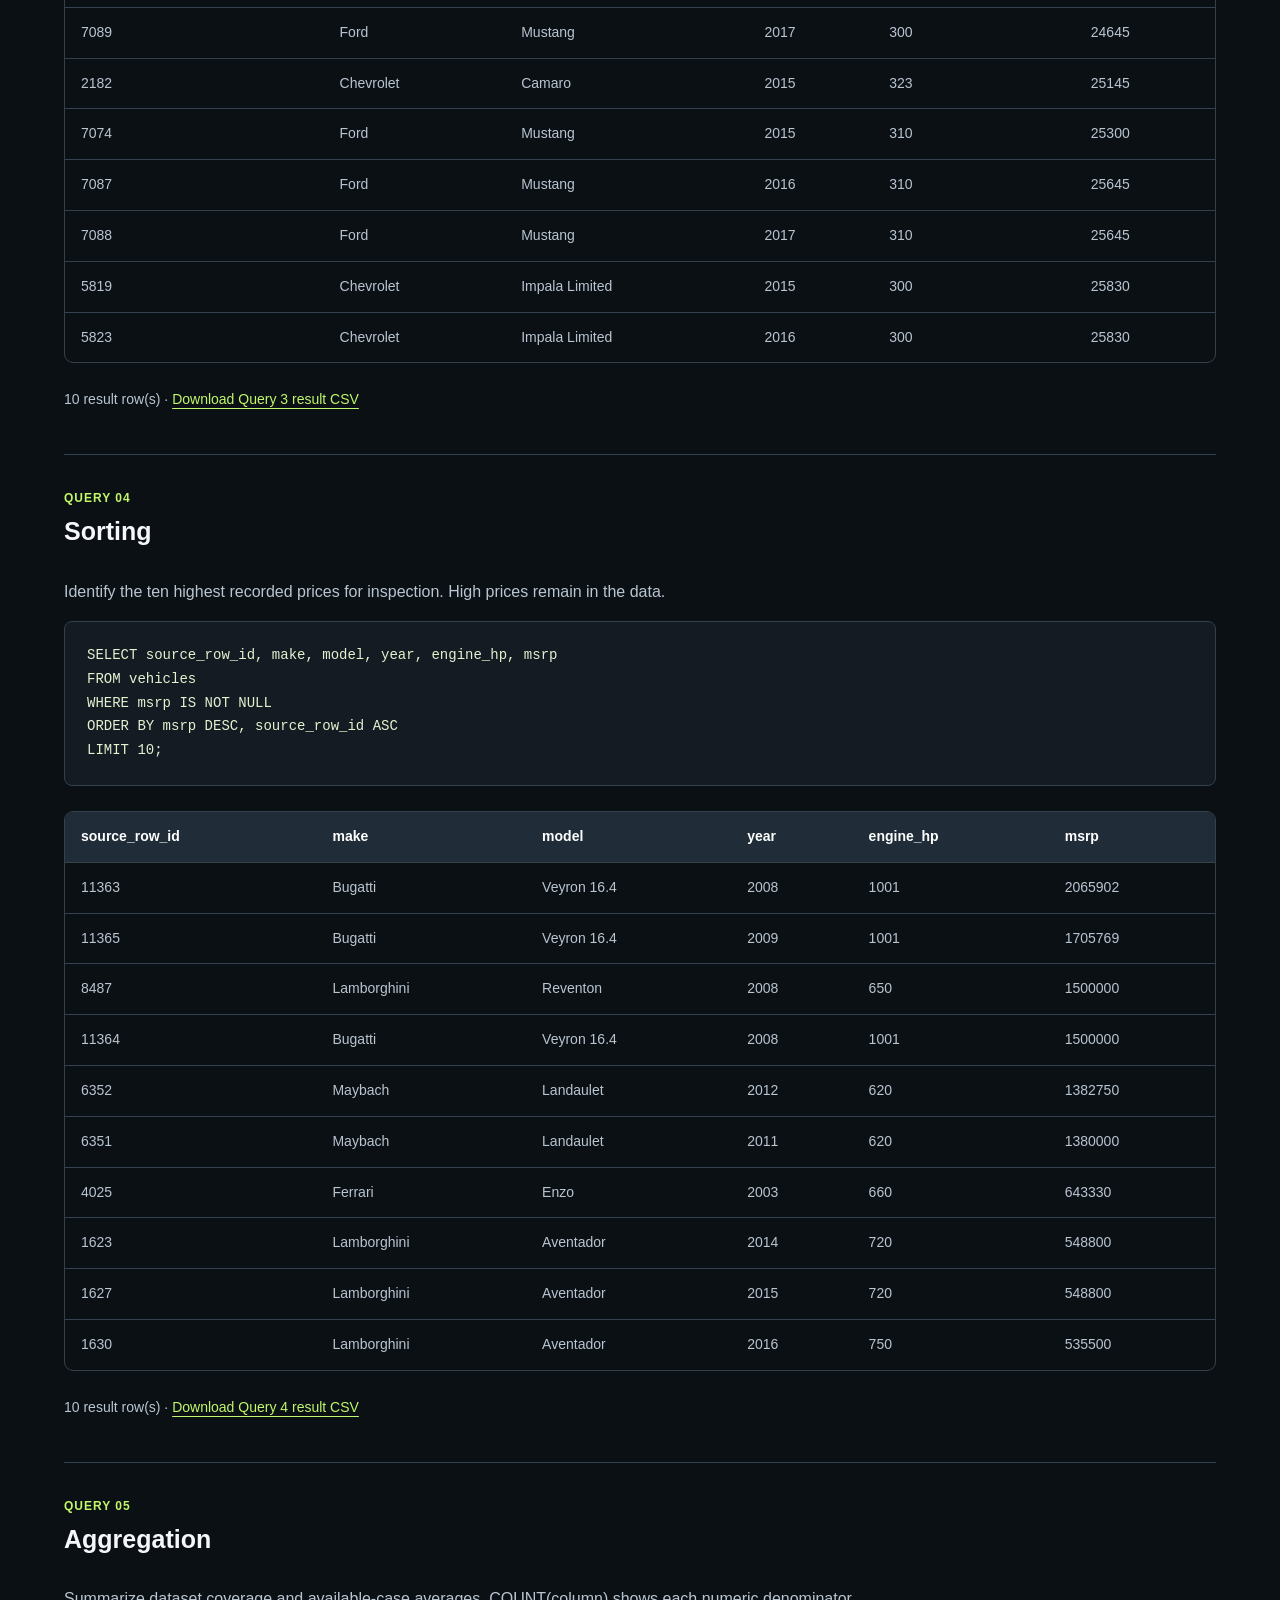
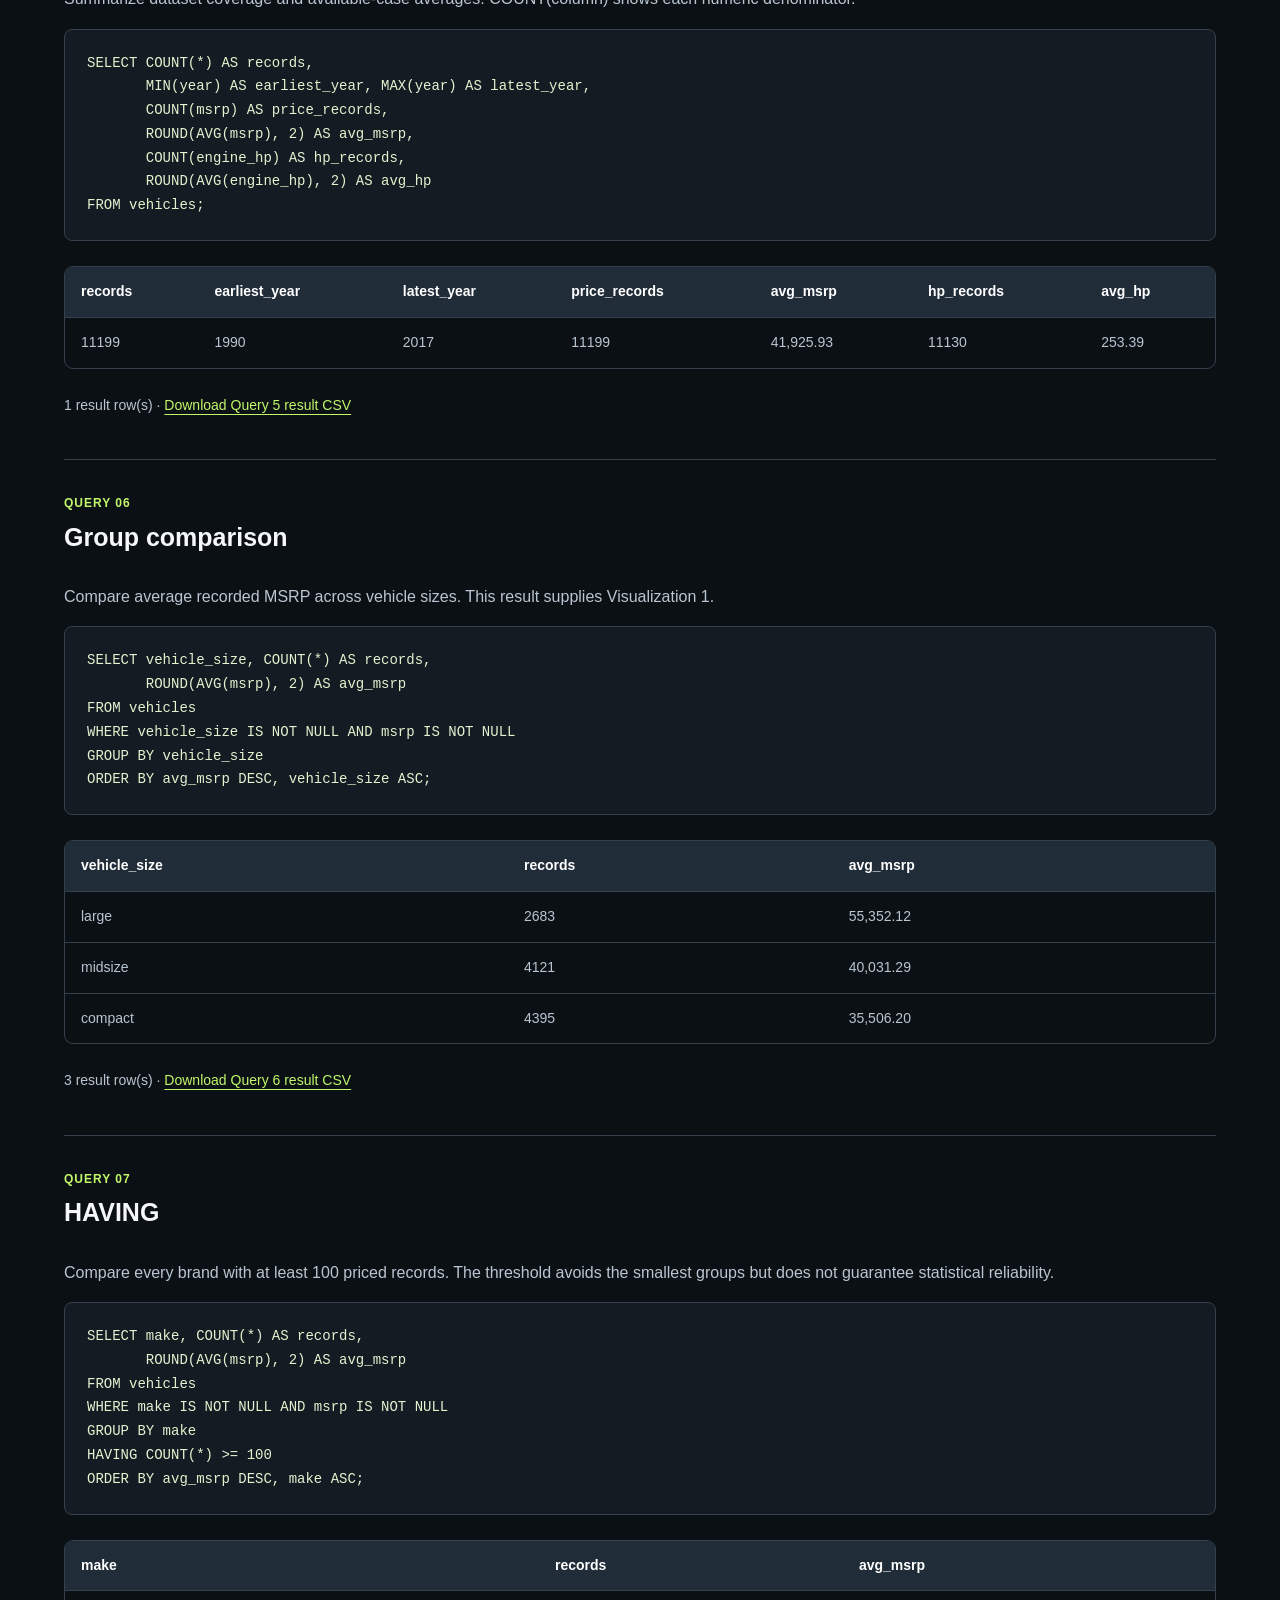
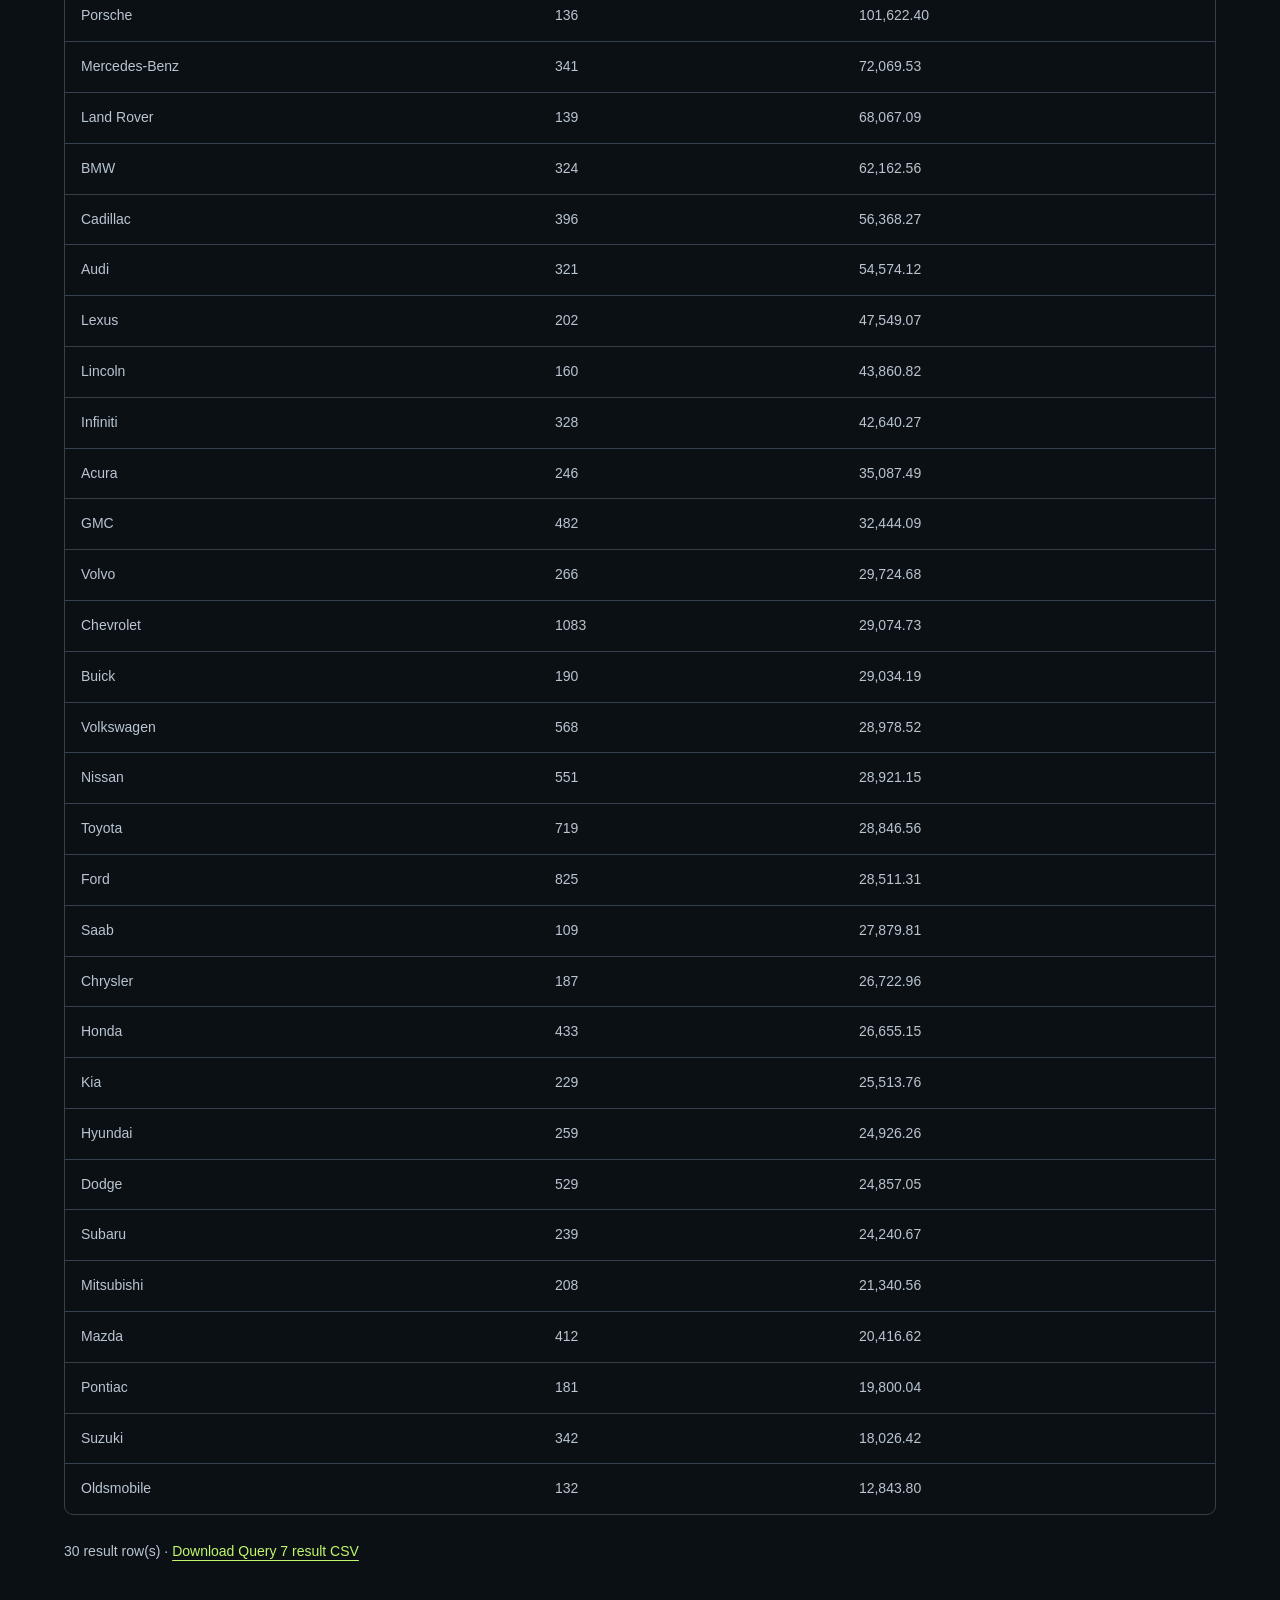
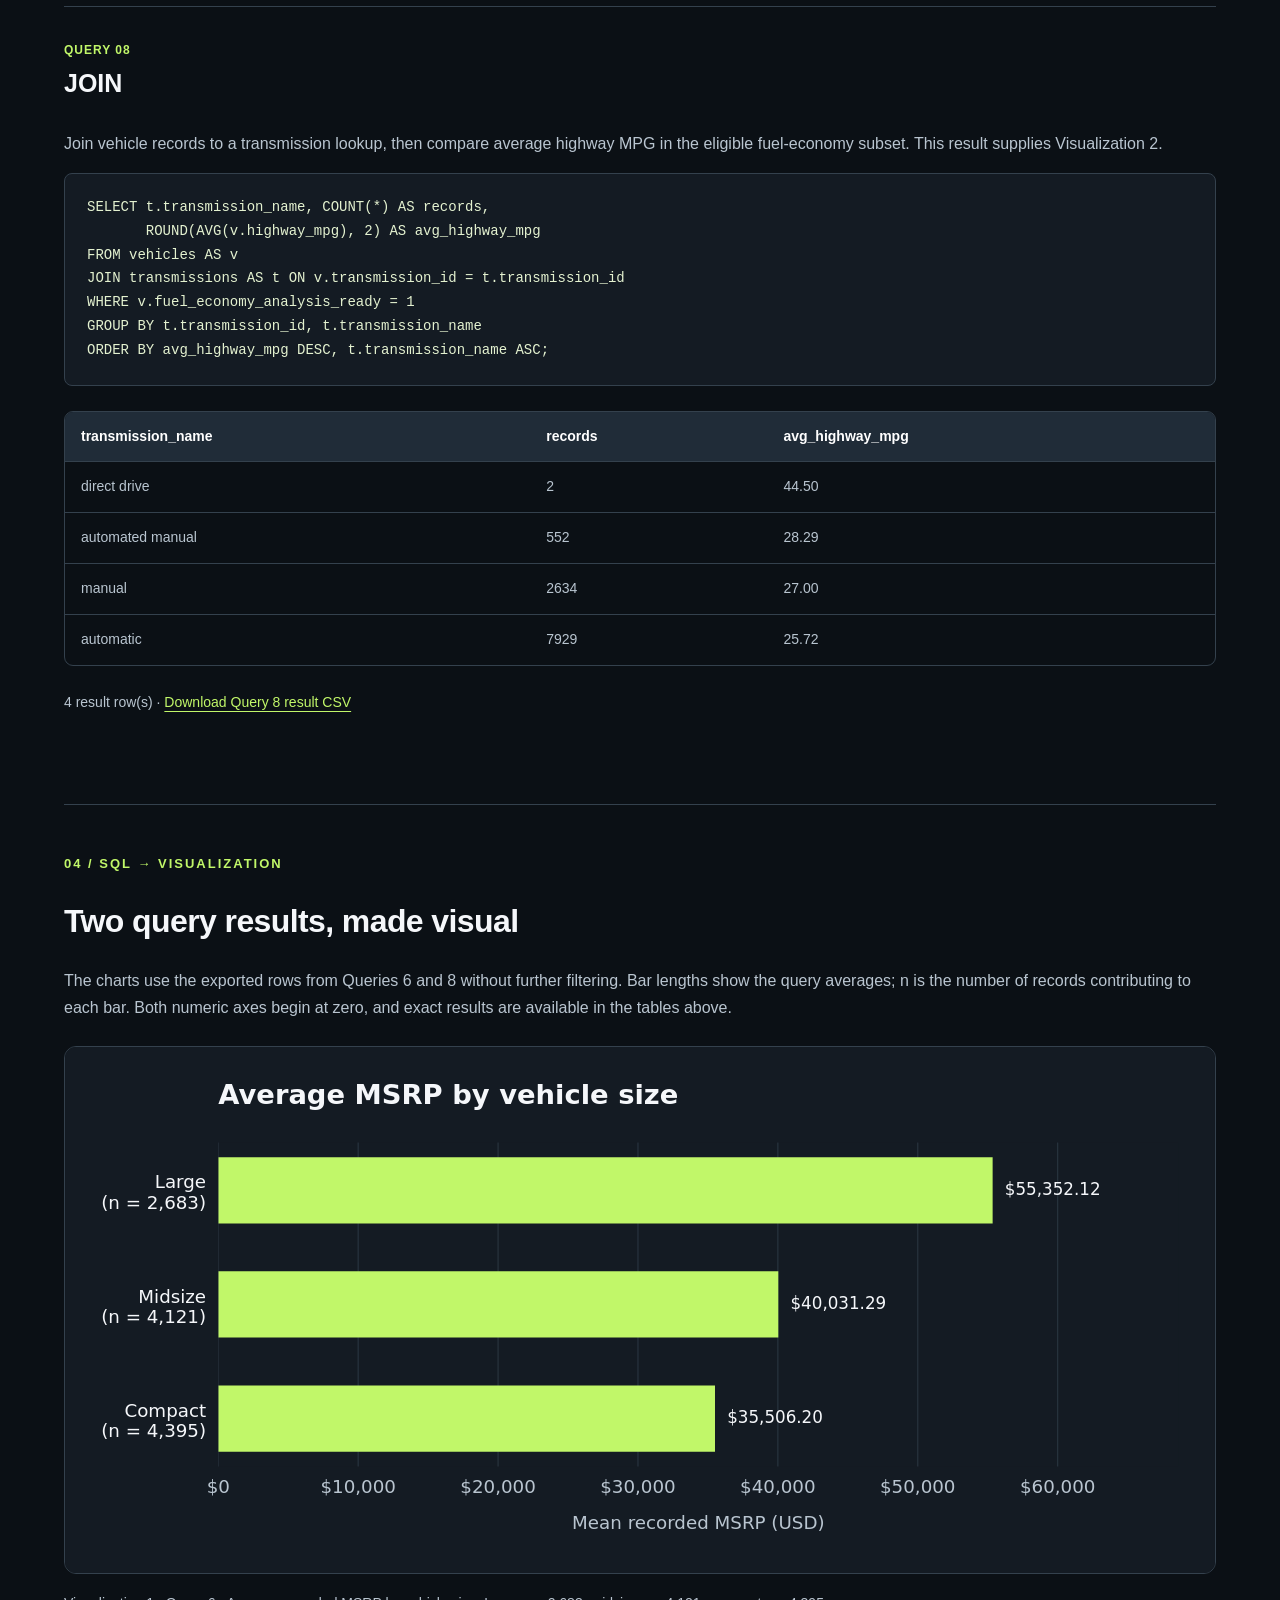
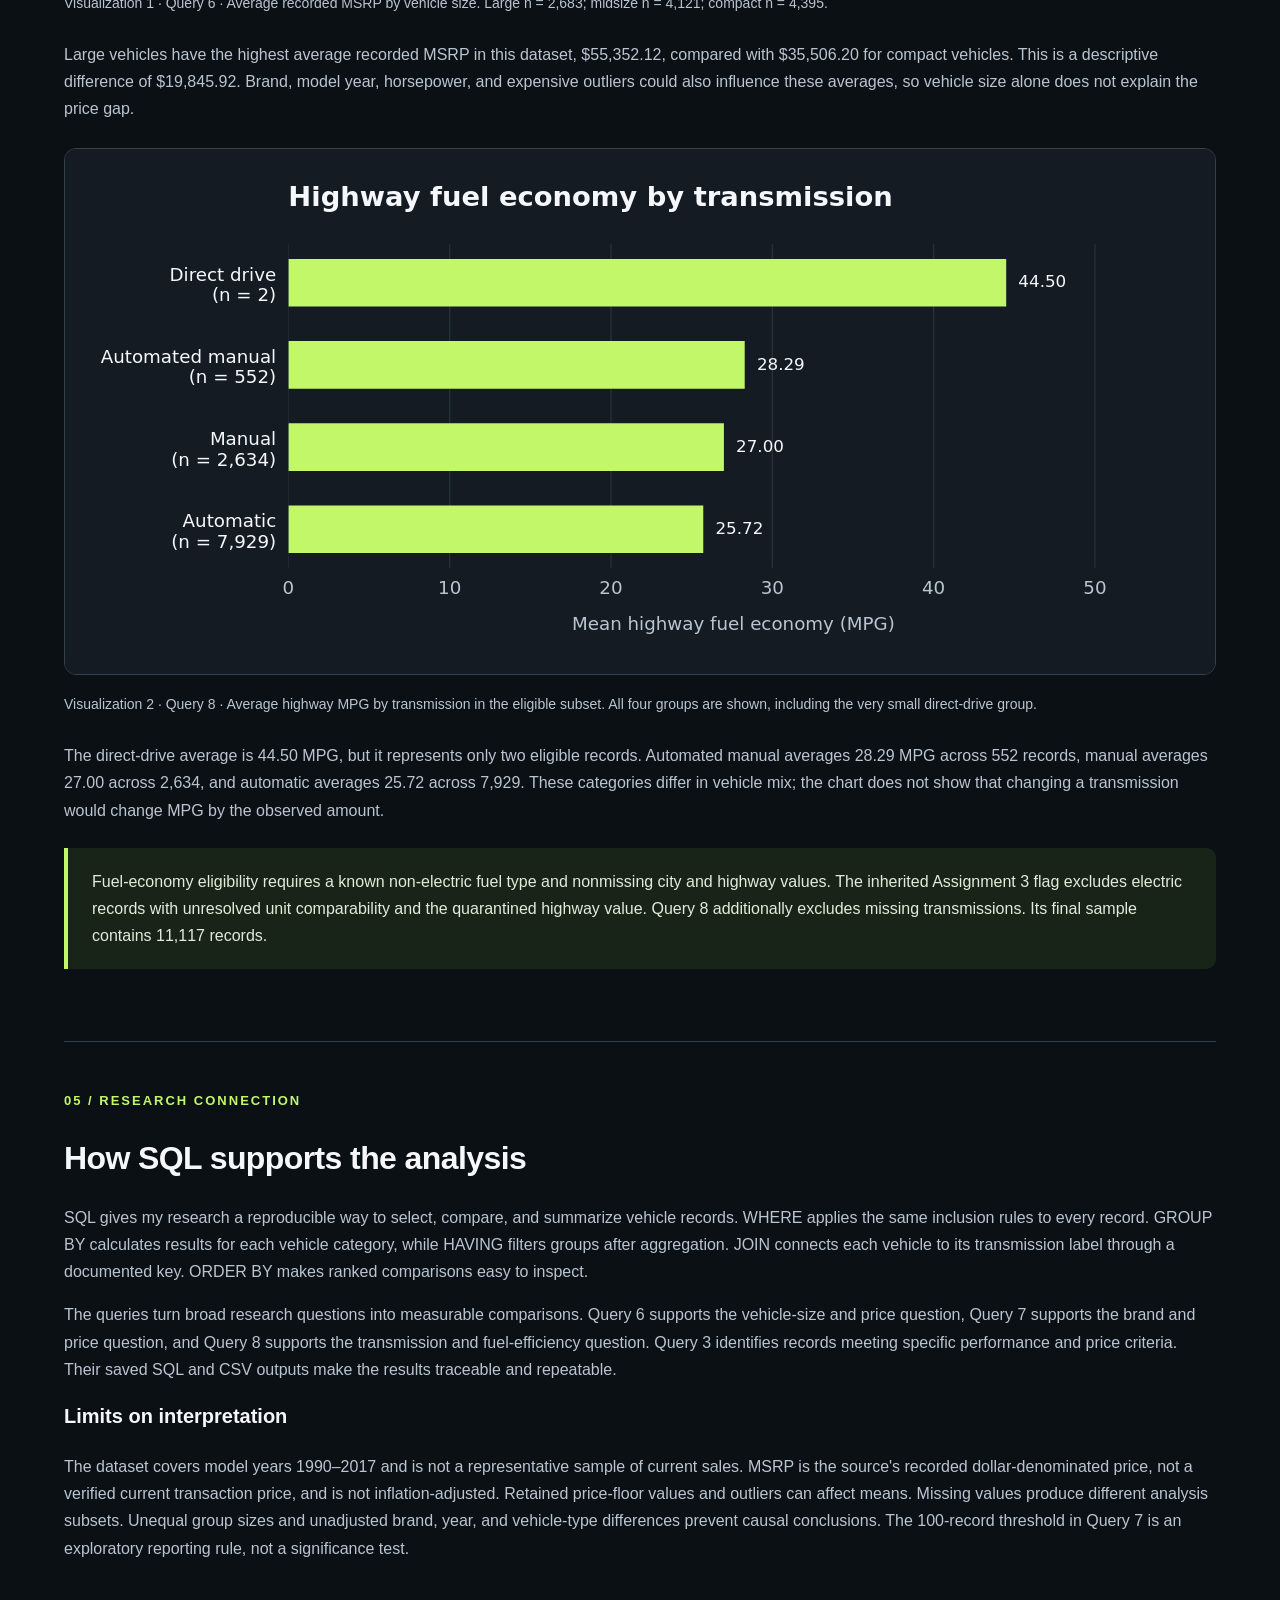
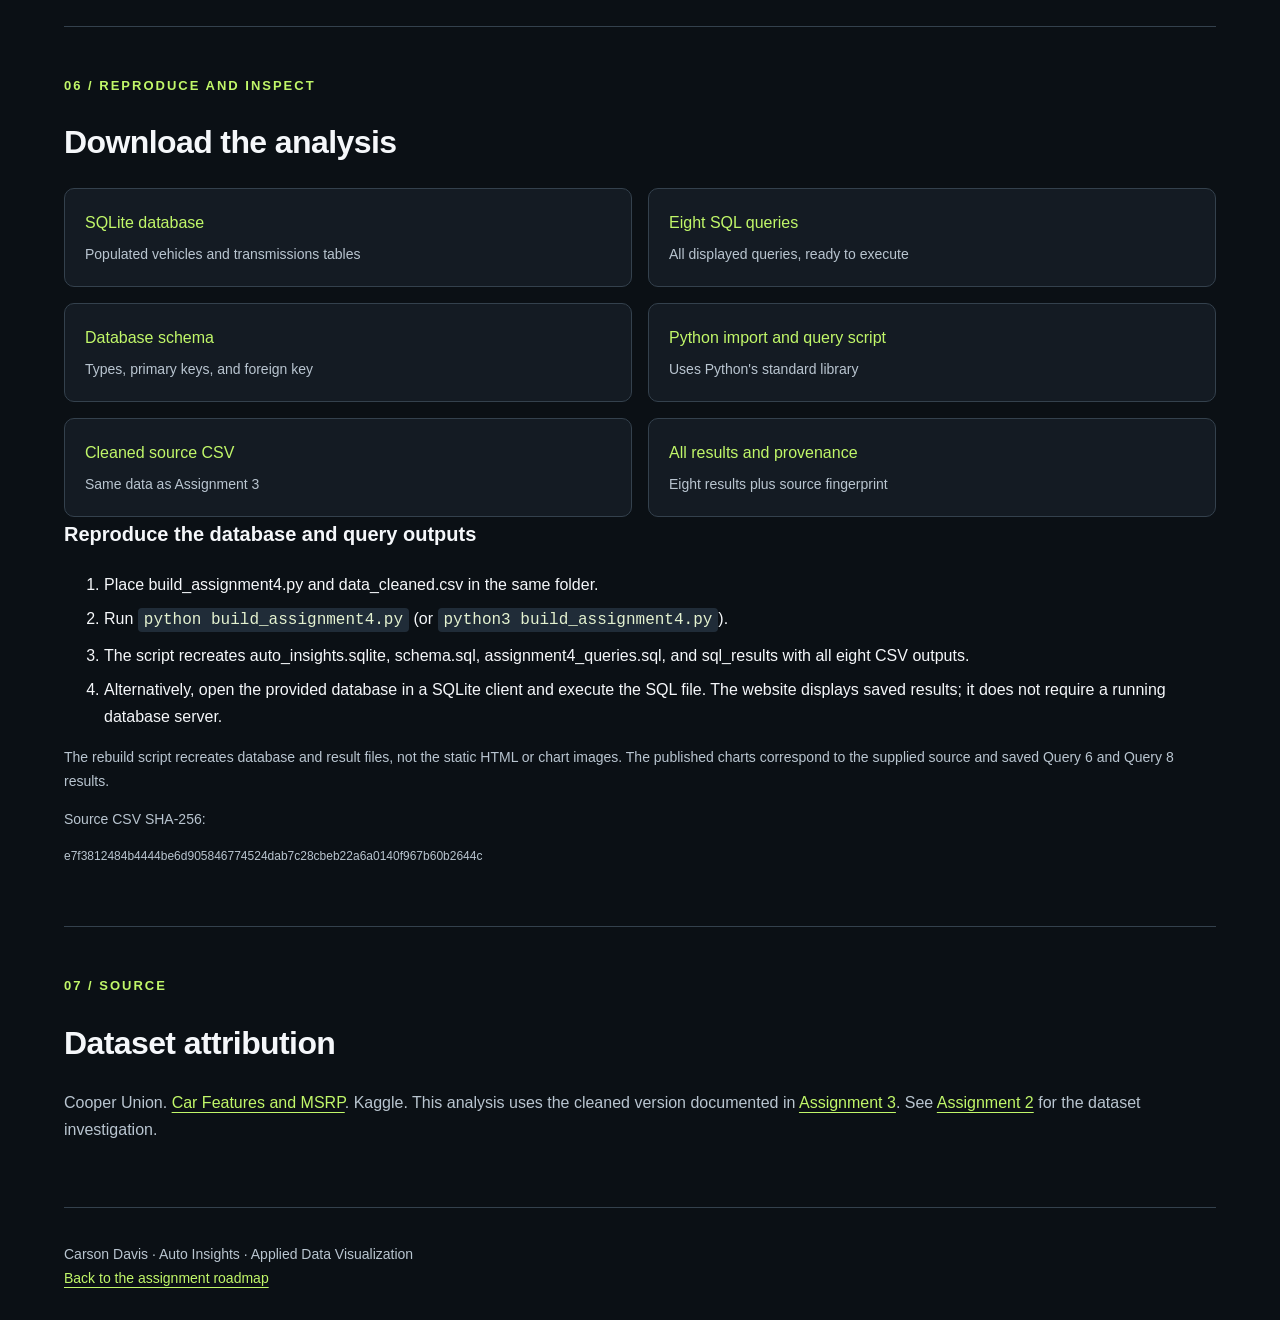
<file: assignment4.html>
<!DOCTYPE html><html lang="en"><head><meta charset="utf-8"><meta name="viewport" content="width=device-width,initial-scale=1"><title>Assignment 4 | Auto Insights</title><meta name="description" content="Eight executed SQLite queries, result tables, and two visualizations using the cleaned Car Features and MSRP dataset."><style>
:root{color-scheme:dark;--bg:#0b1015;--card:#141b23;--line:#34414d;--muted:#b9c5d0;--accent:#c1f769;--text:#f5f7fa}
*{box-sizing:border-box}html{scroll-behavior:smooth;scroll-padding-top:100px}body{margin:0;background:var(--bg);color:var(--text);font:16px/1.7 system-ui,-apple-system,Segoe UI,sans-serif}a{color:var(--accent);text-underline-offset:4px}a:hover{text-decoration:underline}a:focus-visible,summary:focus-visible{outline:3px solid var(--accent);outline-offset:5px}.skip{position:absolute;left:20px;top:-100px;background:var(--accent);color:var(--bg);padding:10px}.skip:focus{top:10px;z-index:10}header{background:#0b1015f5;border-bottom:1px solid var(--line);position:sticky;top:0;z-index:3}.nav{max-width:1200px;margin:auto;padding:20px 24px;display:flex;justify-content:space-between;gap:24px;align-items:center}.brand{color:white;font-weight:900;text-decoration:none;letter-spacing:-1px}.brand span{color:var(--accent)}nav{display:flex;gap:23px;flex-wrap:wrap}nav a{font-size:14px;color:var(--muted);text-decoration:none}main{max-width:1200px;margin:auto;padding:0 24px}.hero{padding:75px 0 40px;max-width:880px}.eyebrow{color:var(--accent);font-size:13px;font-weight:800;letter-spacing:2px;text-transform:uppercase}h1{font-size:clamp(38px,6vw,70px);line-height:1.08;letter-spacing:-2px;margin:20px 0}h1 span{color:var(--accent)}h2{font-size:32px;line-height:1.2;letter-spacing:-.6px}h3{font-size:20px;margin-top:0}p{color:var(--muted)}.lead{font-size:20px;max-width:780px}.actions{display:flex;flex-wrap:wrap;gap:12px;margin:28px 0}.button{background:var(--accent);color:#111a08;border:1px solid var(--accent);padding:12px 18px;border-radius:8px;text-decoration:none;font-weight:750}.button.secondary{background:transparent;color:var(--text);border-color:var(--line)}.stats{display:grid;grid-template-columns:repeat(4,1fr);gap:16px}.stat,.card{background:var(--card);border:1px solid var(--line);border-radius:12px;padding:25px}.stat b{display:block;font-size:34px;color:var(--accent)}.stat span{font-size:14px;color:var(--muted)}section{padding:48px 0;border-bottom:1px solid var(--line)}.grid{display:grid;grid-template-columns:1fr 1fr;gap:20px}.callout{border-left:4px solid var(--accent);background:#192419;padding:20px 24px;margin:24px 0;border-radius:0 10px 10px 0}.callout p{margin:0;color:#e2ecd9}.tag{color:var(--accent);font-size:12px;font-weight:800;letter-spacing:1px}.table-wrap{overflow:auto;border:1px solid var(--line);border-radius:9px;margin:25px 0}table{width:100%;border-collapse:collapse;font-size:14px;text-align:left;min-width:650px}th{background:#202c38;color:white}th,td{padding:13px 16px;border-bottom:1px solid var(--line);vertical-align:top}td{color:var(--muted)}tr:last-child td{border-bottom:0}code{background:#202c38;padding:3px 6px;border-radius:4px;color:#e4f2d0;overflow-wrap:anywhere}pre{white-space:pre-wrap;overflow-wrap:anywhere;background:#141b23;border:1px solid var(--line);padding:22px;border-radius:8px;font-size:14px}pre code{background:none;padding:0}details{margin:18px 0;border:1px solid var(--line);border-radius:8px;padding:18px}summary{cursor:pointer;font-weight:700}.download{display:block;border:1px solid var(--line);padding:20px;border-radius:10px;background:var(--card);text-decoration:none}.download span{display:block;color:var(--muted);font-size:14px;margin-top:6px}.downloads{display:grid;grid-template-columns:1fr 1fr;gap:16px}.note{font-size:14px}.check{color:var(--accent)}footer{padding:35px 24px;max-width:1200px;margin:auto;color:var(--muted);font-size:14px}.method p{color:#d6dfe8}.hash{word-break:break-all;font-size:12px}ul{color:var(--muted);padding-left:23px}li{margin:7px 0}
@media(max-width:750px){.nav{align-items:flex-start;flex-direction:column;gap:10px}nav{gap:10px 16px}header{position:static}.stats,.grid,.downloads{grid-template-columns:1fr 1fr}.hero{padding-top:40px}h2{font-size:27px}.card{padding:20px}}
@media(max-width:500px){.grid,.downloads{grid-template-columns:1fr}.stat{padding:16px}.stat b{font-size:28px}main{padding:0 18px}section{padding:34px 0}}
@media print{*{color:#111!important;background:white!important}header,.actions,.downloads,.skip{display:none}.hero{padding:10px 0}section{break-inside:auto;padding:20px 0}.card{break-inside:avoid}main{max-width:none;padding:0}table{min-width:0;font-size:10px}.table-wrap{overflow:visible}h1{font-size:36px}a{text-decoration:underline}}
figure{margin:25px 0}figure img{width:100%;height:auto;border:1px solid var(--line);border-radius:12px}figcaption{color:var(--muted);font-size:14px;margin-top:10px}.query{padding:28px 0;border-top:1px solid var(--line)}.query h3{font-size:25px}.contents{display:flex;gap:12px 22px;flex-wrap:wrap}</style><link rel="stylesheet" href="navigation.css"></head><body>
<a class="skip" href="#main">Skip to content</a><header class="ai-header"><div class="ai-bar"><a class="ai-logo" href="index.html">AUTO<span>INSIGHTS</span></a><nav class="ai-links" aria-label="Main navigation"><a href="index.html">Home</a><a href="index.html#assignments">Coursework</a><a href="dataset.html">Dataset</a><a href="visualizations.html">Charts</a><a href="models.html">16 Models</a><a href="index.html#midterm">Midterm</a></nav><details class="ai-mobile"><summary>Menu</summary><nav aria-label="Mobile navigation"><a href="index.html">Home</a><a href="index.html#assignments">Coursework</a><a href="dataset.html">Dataset</a><a href="visualizations.html">Charts</a><a href="models.html">16 Models</a><a href="index.html#midterm">Midterm</a></nav></details></div></header><aside class="ai-local"><details><summary>On this page & related work</summary><nav aria-label="Section navigation"><a href="index.html">Home</a><a href="assignment3.html">Assignment 3</a><a href="#queries">SQL queries</a><a href="#charts">Visualizations</a><a href="#downloads">Downloads</a></nav></details></aside>
<main id="main"><div class="hero"><div class="eyebrow">Applied Data Visualization · Assignment 04</div><h1>From structured data to<br><span>analytical queries.</span></h1><p class="lead">Eight executed SQL queries explore vehicle prices, performance, and fuel economy. Two query results become visual comparisons.</p><p>Carson Davis · SQL Data Analysis</p><div class="actions"><a class="button" href="#queries">Explore the queries ↓</a><a class="button secondary" href="auto_insights.sqlite" download>Download database</a></div></div>
<div class="stats"><div class="stat"><b>11,199</b><span>Cleaned vehicle records</span></div><div class="stat"><b>2</b><span>Related SQL tables</span></div><div class="stat"><b>8</b><span>Executed analytical queries</span></div><div class="stat"><b>2</b><span>SQL-based visualizations</span></div></div>
<section id="structure"><div class="eyebrow">01 / Database preparation</div><h2>A SQL-compatible structure</h2><p>I imported the cleaned CSV from Assignment 3 into SQLite. Each row represents a vehicle specification record, not an individual sale or a unique physical vehicle. I preserved all 11,199 records and the original source-row identifiers.</p><p>Text fields use TEXT, whole-number fields use INTEGER, and log10_msrp uses REAL. Empty CSV fields become SQL NULL, and True/False flags become 1/0. These are storage conversions, not additional cleaning or imputation.</p>
<div class="grid"><article class="card"><h3>vehicles</h3><p>One row per cleaned record. <code>source_row_id</code> is the primary key. The table retains 35 columns, with <code>transmission_id</code> replacing the original transmission text.</p></article><article class="card"><h3>transmissions</h3><p>A lookup with four distinct transmission names from the same cleaned dataset. <code>transmission_id</code> is its primary key and a foreign key in vehicles. Each transmission category relates to many vehicle records.</p></article></div>
<p>This lookup demonstrates a real relational join without introducing an unrelated external dataset. Twelve records with missing transmission retain NULL foreign keys. Query 8 uses an INNER JOIN, so those records are excluded. Foreign-key and database-integrity checks passed; a LEFT JOIN preserves the full 11,199-row count.</p><details><summary>View complete database schema</summary><pre><code>PRAGMA foreign_keys = ON;
CREATE TABLE transmissions (
  transmission_id INTEGER PRIMARY KEY,
  transmission_name TEXT NOT NULL UNIQUE
);
CREATE TABLE vehicles (
  source_row_id INTEGER PRIMARY KEY,
  make TEXT,
  model TEXT,
  year INTEGER,
  fuel_type TEXT,
  engine_hp INTEGER,
  engine_cylinders INTEGER,
  transmission_id INTEGER REFERENCES transmissions(transmission_id),
  driven_wheels TEXT,
  doors INTEGER,
  market_category TEXT,
  vehicle_size TEXT,
  vehicle_style TEXT,
  highway_mpg INTEGER,
  city_mpg INTEGER,
  popularity INTEGER,
  msrp INTEGER,
  highway_mpg_review_flag INTEGER,
  electric_efficiency_review_flag INTEGER,
  msrp_floor_review_flag INTEGER,
  fuel_type_missing INTEGER,
  engine_hp_missing INTEGER,
  engine_cylinders_missing INTEGER,
  doors_missing INTEGER,
  market_category_missing INTEGER,
  transmission_missing INTEGER,
  highway_mpg_missing INTEGER,
  msrp_iqr_outlier INTEGER,
  engine_hp_iqr_outlier INTEGER,
  engine_cylinders_iqr_outlier INTEGER,
  city_mpg_iqr_outlier INTEGER,
  highway_mpg_iqr_outlier INTEGER,
  log10_msrp REAL,
  core_analysis_ready INTEGER,
  fuel_economy_analysis_ready INTEGER
);
</code></pre></details></section>
<section><div class="eyebrow">02 / Research questions</div><h2>What do the queries help answer?</h2><ul><li>How does average recorded MSRP differ across vehicle sizes and brands? Queries 6 and 7 compare groups directly.</li><li>Which newer-model-year records combine high horsepower with a lower recorded MSRP? Query 3 applies consistent thresholds.</li><li>How does average highway MPG differ across transmission categories in the eligible subset? Query 8 combines filtering, a join, and grouping.</li></ul><p>Queries 1, 2, 4, and 5 establish the data context by inspecting records, filtering model years, reviewing high prices, and measuring coverage. These descriptive results support later research; they do not test causation or estimate the independent effect of a feature on price.</p></section>
<section id="queries"><div class="eyebrow">03 / SQL and executed results</div><h2>Eight queries, with evidence</h2><p>Every table below contains the actual output of its displayed query. Queries 1–4 deliberately return ten records. Queries 5–8 show their entire results. NULL means missing, not zero. The CSV downloads retain machine-readable numbers.</p><div class="contents"><a href="#query-1">01 · Basic selection</a><a href="#query-2">02 · Filtering</a><a href="#query-3">03 · Multiple conditions</a><a href="#query-4">04 · Sorting</a><a href="#query-5">05 · Aggregation</a><a href="#query-6">06 · Group comparison</a><a href="#query-7">07 · HAVING</a><a href="#query-8">08 · JOIN</a></div><article class="query" id="query-1"><span class="tag">QUERY 01</span><h3>Basic selection</h3><p>Inspect ten vehicle records and the fields used in the price analysis.</p><pre><code>SELECT source_row_id, make, model, year, engine_hp, msrp
FROM vehicles
ORDER BY source_row_id
LIMIT 10;</code></pre><div class="table-wrap"><table><thead><tr><th scope="col">source_row_id</th><th scope="col">make</th><th scope="col">model</th><th scope="col">year</th><th scope="col">engine_hp</th><th scope="col">msrp</th></tr></thead><tbody><tr><td>1</td><td>BMW</td><td>1 Series M</td><td>2011</td><td>335</td><td>46135</td></tr><tr><td>2</td><td>BMW</td><td>1 Series</td><td>2011</td><td>300</td><td>40650</td></tr><tr><td>3</td><td>BMW</td><td>1 Series</td><td>2011</td><td>300</td><td>36350</td></tr><tr><td>4</td><td>BMW</td><td>1 Series</td><td>2011</td><td>230</td><td>29450</td></tr><tr><td>5</td><td>BMW</td><td>1 Series</td><td>2011</td><td>230</td><td>34500</td></tr><tr><td>6</td><td>BMW</td><td>1 Series</td><td>2012</td><td>230</td><td>31200</td></tr><tr><td>7</td><td>BMW</td><td>1 Series</td><td>2012</td><td>300</td><td>44100</td></tr><tr><td>8</td><td>BMW</td><td>1 Series</td><td>2012</td><td>300</td><td>39300</td></tr><tr><td>9</td><td>BMW</td><td>1 Series</td><td>2012</td><td>230</td><td>36900</td></tr><tr><td>10</td><td>BMW</td><td>1 Series</td><td>2013</td><td>230</td><td>37200</td></tr></tbody></table></div><p class="note">10 result row(s) · <a href="sql_results/query_01.csv" download>Download Query 1 result CSV</a></p></article><article class="query" id="query-2"><span class="tag">QUERY 02</span><h3>Filtering</h3><p>Find a reproducible example of newer model-year records. The ten displayed rows are a sample, not all matches.</p><pre><code>SELECT source_row_id, make, model, year, msrp
FROM vehicles
WHERE year &gt;= 2015
ORDER BY source_row_id
LIMIT 10;</code></pre><div class="table-wrap"><table><thead><tr><th scope="col">source_row_id</th><th scope="col">make</th><th scope="col">model</th><th scope="col">year</th><th scope="col">msrp</th></tr></thead><tbody><tr><td>33</td><td>FIAT</td><td>124 Spider</td><td>2017</td><td>27495</td></tr><tr><td>34</td><td>FIAT</td><td>124 Spider</td><td>2017</td><td>24995</td></tr><tr><td>35</td><td>FIAT</td><td>124 Spider</td><td>2017</td><td>28195</td></tr><tr><td>42</td><td>BMW</td><td>2 Series</td><td>2016</td><td>32850</td></tr><tr><td>43</td><td>BMW</td><td>2 Series</td><td>2016</td><td>38650</td></tr><tr><td>44</td><td>BMW</td><td>2 Series</td><td>2016</td><td>48750</td></tr><tr><td>45</td><td>BMW</td><td>2 Series</td><td>2016</td><td>34850</td></tr><tr><td>46</td><td>BMW</td><td>2 Series</td><td>2016</td><td>40650</td></tr><tr><td>47</td><td>BMW</td><td>2 Series</td><td>2016</td><td>44150</td></tr><tr><td>48</td><td>BMW</td><td>2 Series</td><td>2016</td><td>32850</td></tr></tbody></table></div><p class="note">10 result row(s) · <a href="sql_results/query_02.csv" download>Download Query 2 result CSV</a></p></article><article class="query" id="query-3"><span class="tag">QUERY 03</span><h3>Multiple conditions</h3><p>Find recent-model-year records combining at least 300 horsepower with a recorded MSRP below $40,000.</p><pre><code>SELECT source_row_id, make, model, year, engine_hp, msrp
FROM vehicles
WHERE year &gt;= 2015 AND engine_hp &gt;= 300 AND msrp &lt; 40000
ORDER BY msrp ASC, source_row_id ASC
LIMIT 10;</code></pre><div class="table-wrap"><table><thead><tr><th scope="col">source_row_id</th><th scope="col">make</th><th scope="col">model</th><th scope="col">year</th><th scope="col">engine_hp</th><th scope="col">msrp</th></tr></thead><tbody><tr><td>2181</td><td>Chevrolet</td><td>Camaro</td><td>2015</td><td>323</td><td>23705</td></tr><tr><td>7077</td><td>Ford</td><td>Mustang</td><td>2015</td><td>300</td><td>23800</td></tr><tr><td>7082</td><td>Ford</td><td>Mustang</td><td>2016</td><td>300</td><td>24145</td></tr><tr><td>7089</td><td>Ford</td><td>Mustang</td><td>2017</td><td>300</td><td>24645</td></tr><tr><td>2182</td><td>Chevrolet</td><td>Camaro</td><td>2015</td><td>323</td><td>25145</td></tr><tr><td>7074</td><td>Ford</td><td>Mustang</td><td>2015</td><td>310</td><td>25300</td></tr><tr><td>7087</td><td>Ford</td><td>Mustang</td><td>2016</td><td>310</td><td>25645</td></tr><tr><td>7088</td><td>Ford</td><td>Mustang</td><td>2017</td><td>310</td><td>25645</td></tr><tr><td>5819</td><td>Chevrolet</td><td>Impala Limited</td><td>2015</td><td>300</td><td>25830</td></tr><tr><td>5823</td><td>Chevrolet</td><td>Impala Limited</td><td>2016</td><td>300</td><td>25830</td></tr></tbody></table></div><p class="note">10 result row(s) · <a href="sql_results/query_03.csv" download>Download Query 3 result CSV</a></p></article><article class="query" id="query-4"><span class="tag">QUERY 04</span><h3>Sorting</h3><p>Identify the ten highest recorded prices for inspection. High prices remain in the data.</p><pre><code>SELECT source_row_id, make, model, year, engine_hp, msrp
FROM vehicles
WHERE msrp IS NOT NULL
ORDER BY msrp DESC, source_row_id ASC
LIMIT 10;</code></pre><div class="table-wrap"><table><thead><tr><th scope="col">source_row_id</th><th scope="col">make</th><th scope="col">model</th><th scope="col">year</th><th scope="col">engine_hp</th><th scope="col">msrp</th></tr></thead><tbody><tr><td>11363</td><td>Bugatti</td><td>Veyron 16.4</td><td>2008</td><td>1001</td><td>2065902</td></tr><tr><td>11365</td><td>Bugatti</td><td>Veyron 16.4</td><td>2009</td><td>1001</td><td>1705769</td></tr><tr><td>8487</td><td>Lamborghini</td><td>Reventon</td><td>2008</td><td>650</td><td>1500000</td></tr><tr><td>11364</td><td>Bugatti</td><td>Veyron 16.4</td><td>2008</td><td>1001</td><td>1500000</td></tr><tr><td>6352</td><td>Maybach</td><td>Landaulet</td><td>2012</td><td>620</td><td>1382750</td></tr><tr><td>6351</td><td>Maybach</td><td>Landaulet</td><td>2011</td><td>620</td><td>1380000</td></tr><tr><td>4025</td><td>Ferrari</td><td>Enzo</td><td>2003</td><td>660</td><td>643330</td></tr><tr><td>1623</td><td>Lamborghini</td><td>Aventador</td><td>2014</td><td>720</td><td>548800</td></tr><tr><td>1627</td><td>Lamborghini</td><td>Aventador</td><td>2015</td><td>720</td><td>548800</td></tr><tr><td>1630</td><td>Lamborghini</td><td>Aventador</td><td>2016</td><td>750</td><td>535500</td></tr></tbody></table></div><p class="note">10 result row(s) · <a href="sql_results/query_04.csv" download>Download Query 4 result CSV</a></p></article><article class="query" id="query-5"><span class="tag">QUERY 05</span><h3>Aggregation</h3><p>Summarize dataset coverage and available-case averages. COUNT(column) shows each numeric denominator.</p><pre><code>SELECT COUNT(*) AS records,
       MIN(year) AS earliest_year, MAX(year) AS latest_year,
       COUNT(msrp) AS price_records,
       ROUND(AVG(msrp), 2) AS avg_msrp,
       COUNT(engine_hp) AS hp_records,
       ROUND(AVG(engine_hp), 2) AS avg_hp
FROM vehicles;</code></pre><div class="table-wrap"><table><thead><tr><th scope="col">records</th><th scope="col">earliest_year</th><th scope="col">latest_year</th><th scope="col">price_records</th><th scope="col">avg_msrp</th><th scope="col">hp_records</th><th scope="col">avg_hp</th></tr></thead><tbody><tr><td>11199</td><td>1990</td><td>2017</td><td>11199</td><td>41,925.93</td><td>11130</td><td>253.39</td></tr></tbody></table></div><p class="note">1 result row(s) · <a href="sql_results/query_05.csv" download>Download Query 5 result CSV</a></p></article><article class="query" id="query-6"><span class="tag">QUERY 06</span><h3>Group comparison</h3><p>Compare average recorded MSRP across vehicle sizes. This result supplies Visualization 1.</p><pre><code>SELECT vehicle_size, COUNT(*) AS records,
       ROUND(AVG(msrp), 2) AS avg_msrp
FROM vehicles
WHERE vehicle_size IS NOT NULL AND msrp IS NOT NULL
GROUP BY vehicle_size
ORDER BY avg_msrp DESC, vehicle_size ASC;</code></pre><div class="table-wrap"><table><thead><tr><th scope="col">vehicle_size</th><th scope="col">records</th><th scope="col">avg_msrp</th></tr></thead><tbody><tr><td>large</td><td>2683</td><td>55,352.12</td></tr><tr><td>midsize</td><td>4121</td><td>40,031.29</td></tr><tr><td>compact</td><td>4395</td><td>35,506.20</td></tr></tbody></table></div><p class="note">3 result row(s) · <a href="sql_results/query_06.csv" download>Download Query 6 result CSV</a></p></article><article class="query" id="query-7"><span class="tag">QUERY 07</span><h3>HAVING</h3><p>Compare every brand with at least 100 priced records. The threshold avoids the smallest groups but does not guarantee statistical reliability.</p><pre><code>SELECT make, COUNT(*) AS records,
       ROUND(AVG(msrp), 2) AS avg_msrp
FROM vehicles
WHERE make IS NOT NULL AND msrp IS NOT NULL
GROUP BY make
HAVING COUNT(*) &gt;= 100
ORDER BY avg_msrp DESC, make ASC;</code></pre><div class="table-wrap"><table><thead><tr><th scope="col">make</th><th scope="col">records</th><th scope="col">avg_msrp</th></tr></thead><tbody><tr><td>Porsche</td><td>136</td><td>101,622.40</td></tr><tr><td>Mercedes-Benz</td><td>341</td><td>72,069.53</td></tr><tr><td>Land Rover</td><td>139</td><td>68,067.09</td></tr><tr><td>BMW</td><td>324</td><td>62,162.56</td></tr><tr><td>Cadillac</td><td>396</td><td>56,368.27</td></tr><tr><td>Audi</td><td>321</td><td>54,574.12</td></tr><tr><td>Lexus</td><td>202</td><td>47,549.07</td></tr><tr><td>Lincoln</td><td>160</td><td>43,860.82</td></tr><tr><td>Infiniti</td><td>328</td><td>42,640.27</td></tr><tr><td>Acura</td><td>246</td><td>35,087.49</td></tr><tr><td>GMC</td><td>482</td><td>32,444.09</td></tr><tr><td>Volvo</td><td>266</td><td>29,724.68</td></tr><tr><td>Chevrolet</td><td>1083</td><td>29,074.73</td></tr><tr><td>Buick</td><td>190</td><td>29,034.19</td></tr><tr><td>Volkswagen</td><td>568</td><td>28,978.52</td></tr><tr><td>Nissan</td><td>551</td><td>28,921.15</td></tr><tr><td>Toyota</td><td>719</td><td>28,846.56</td></tr><tr><td>Ford</td><td>825</td><td>28,511.31</td></tr><tr><td>Saab</td><td>109</td><td>27,879.81</td></tr><tr><td>Chrysler</td><td>187</td><td>26,722.96</td></tr><tr><td>Honda</td><td>433</td><td>26,655.15</td></tr><tr><td>Kia</td><td>229</td><td>25,513.76</td></tr><tr><td>Hyundai</td><td>259</td><td>24,926.26</td></tr><tr><td>Dodge</td><td>529</td><td>24,857.05</td></tr><tr><td>Subaru</td><td>239</td><td>24,240.67</td></tr><tr><td>Mitsubishi</td><td>208</td><td>21,340.56</td></tr><tr><td>Mazda</td><td>412</td><td>20,416.62</td></tr><tr><td>Pontiac</td><td>181</td><td>19,800.04</td></tr><tr><td>Suzuki</td><td>342</td><td>18,026.42</td></tr><tr><td>Oldsmobile</td><td>132</td><td>12,843.80</td></tr></tbody></table></div><p class="note">30 result row(s) · <a href="sql_results/query_07.csv" download>Download Query 7 result CSV</a></p></article><article class="query" id="query-8"><span class="tag">QUERY 08</span><h3>JOIN</h3><p>Join vehicle records to a transmission lookup, then compare average highway MPG in the eligible fuel-economy subset. This result supplies Visualization 2.</p><pre><code>SELECT t.transmission_name, COUNT(*) AS records,
       ROUND(AVG(v.highway_mpg), 2) AS avg_highway_mpg
FROM vehicles AS v
JOIN transmissions AS t ON v.transmission_id = t.transmission_id
WHERE v.fuel_economy_analysis_ready = 1
GROUP BY t.transmission_id, t.transmission_name
ORDER BY avg_highway_mpg DESC, t.transmission_name ASC;</code></pre><div class="table-wrap"><table><thead><tr><th scope="col">transmission_name</th><th scope="col">records</th><th scope="col">avg_highway_mpg</th></tr></thead><tbody><tr><td>direct drive</td><td>2</td><td>44.50</td></tr><tr><td>automated manual</td><td>552</td><td>28.29</td></tr><tr><td>manual</td><td>2634</td><td>27.00</td></tr><tr><td>automatic</td><td>7929</td><td>25.72</td></tr></tbody></table></div><p class="note">4 result row(s) · <a href="sql_results/query_08.csv" download>Download Query 8 result CSV</a></p></article></section><section id="charts"><div class="eyebrow">04 / SQL → Visualization</div><h2>Two query results, made visual</h2><p>The charts use the exported rows from Queries 6 and 8 without further filtering. Bar lengths show the query averages; n is the number of records contributing to each bar. Both numeric axes begin at zero, and exact results are available in the tables above.</p>
<figure><img src="assignment4_price_by_size.svg" alt="Query 6: mean MSRP is $55,352.12 for large vehicles, $40,031.29 for midsize, and $35,506.20 for compact."><figcaption>Visualization 1 · Query 6 · Average recorded MSRP by vehicle size. Large n = 2,683; midsize n = 4,121; compact n = 4,395.</figcaption></figure><p>Large vehicles have the highest average recorded MSRP in this dataset, $55,352.12, compared with $35,506.20 for compact vehicles. This is a descriptive difference of $19,845.92. Brand, model year, horsepower, and expensive outliers could also influence these averages, so vehicle size alone does not explain the price gap.</p>
<figure><img src="assignment4_mpg_by_transmission.svg" alt="Query 8: average highway MPG is 44.50 for direct drive, 28.29 for automated manual, 27.00 for manual, and 25.72 for automatic. Direct drive has only two eligible records."><figcaption>Visualization 2 · Query 8 · Average highway MPG by transmission in the eligible subset. All four groups are shown, including the very small direct-drive group.</figcaption></figure><p>The direct-drive average is 44.50 MPG, but it represents only two eligible records. Automated manual averages 28.29 MPG across 552 records, manual averages 27.00 across 2,634, and automatic averages 25.72 across 7,929. These categories differ in vehicle mix; the chart does not show that changing a transmission would change MPG by the observed amount.</p><div class="callout"><p>Fuel-economy eligibility requires a known non-electric fuel type and nonmissing city and highway values. The inherited Assignment 3 flag excludes electric records with unresolved unit comparability and the quarantined highway value. Query 8 additionally excludes missing transmissions. Its final sample contains 11,117 records.</p></div></section>
<section id="research"><div class="eyebrow">05 / Research connection</div><h2>How SQL supports the analysis</h2><p>SQL gives my research a reproducible way to select, compare, and summarize vehicle records. WHERE applies the same inclusion rules to every record. GROUP BY calculates results for each vehicle category, while HAVING filters groups after aggregation. JOIN connects each vehicle to its transmission label through a documented key. ORDER BY makes ranked comparisons easy to inspect.</p><p>The queries turn broad research questions into measurable comparisons. Query 6 supports the vehicle-size and price question, Query 7 supports the brand and price question, and Query 8 supports the transmission and fuel-efficiency question. Query 3 identifies records meeting specific performance and price criteria. Their saved SQL and CSV outputs make the results traceable and repeatable.</p><h3>Limits on interpretation</h3><p>The dataset covers model years 1990–2017 and is not a representative sample of current sales. MSRP is the source's recorded dollar-denominated price, not a verified current transaction price, and is not inflation-adjusted. Retained price-floor values and outliers can affect means. Missing values produce different analysis subsets. Unequal group sizes and unadjusted brand, year, and vehicle-type differences prevent causal conclusions. The 100-record threshold in Query 7 is an exploratory reporting rule, not a significance test.</p></section>
<section id="downloads"><div class="eyebrow">06 / Reproduce and inspect</div><h2>Download the analysis</h2><div class="downloads"><a class="download" href="auto_insights.sqlite" download>SQLite database<span>Populated vehicles and transmissions tables</span></a><a class="download" href="assignment4_queries.sql" download>Eight SQL queries<span>All displayed queries, ready to execute</span></a><a class="download" href="schema.sql" download>Database schema<span>Types, primary keys, and foreign key</span></a><a class="download" href="build_assignment4.py" download>Python import and query script<span>Uses Python's standard library</span></a><a class="download" href="data_cleaned.csv" download>Cleaned source CSV<span>Same data as Assignment 3</span></a><a class="download" href="sql_results/query_results.json" download>All results and provenance<span>Eight results plus source fingerprint</span></a></div><h3>Reproduce the database and query outputs</h3><ol><li>Place build_assignment4.py and data_cleaned.csv in the same folder.</li><li>Run <code>python build_assignment4.py</code> (or <code>python3 build_assignment4.py</code>).</li><li>The script recreates auto_insights.sqlite, schema.sql, assignment4_queries.sql, and sql_results with all eight CSV outputs.</li><li>Alternatively, open the provided database in a SQLite client and execute the SQL file. The website displays saved results; it does not require a running database server.</li></ol><p class="note">The rebuild script recreates database and result files, not the static HTML or chart images. The published charts correspond to the supplied source and saved Query 6 and Query 8 results.</p><p class="note">Source CSV SHA-256:</p><p class="hash">e7f3812484b4444be6d905846774524dab7c28cbeb22a6a0140f967b60b2644c</p></section>
<section><div class="eyebrow">07 / Source</div><h2>Dataset attribution</h2><p>Cooper Union. <a href="https://www.kaggle.com/datasets/CooperUnion/cardataset">Car Features and MSRP</a>. Kaggle. This analysis uses the cleaned version documented in <a href="assignment3.html">Assignment 3</a>. See <a href="assignment2.html">Assignment 2</a> for the dataset investigation.</p></section></main><footer>Carson Davis · Auto Insights · Applied Data Visualization<br><a href="index.html#assignments">Back to the assignment roadmap</a></footer></body></html>
</file>
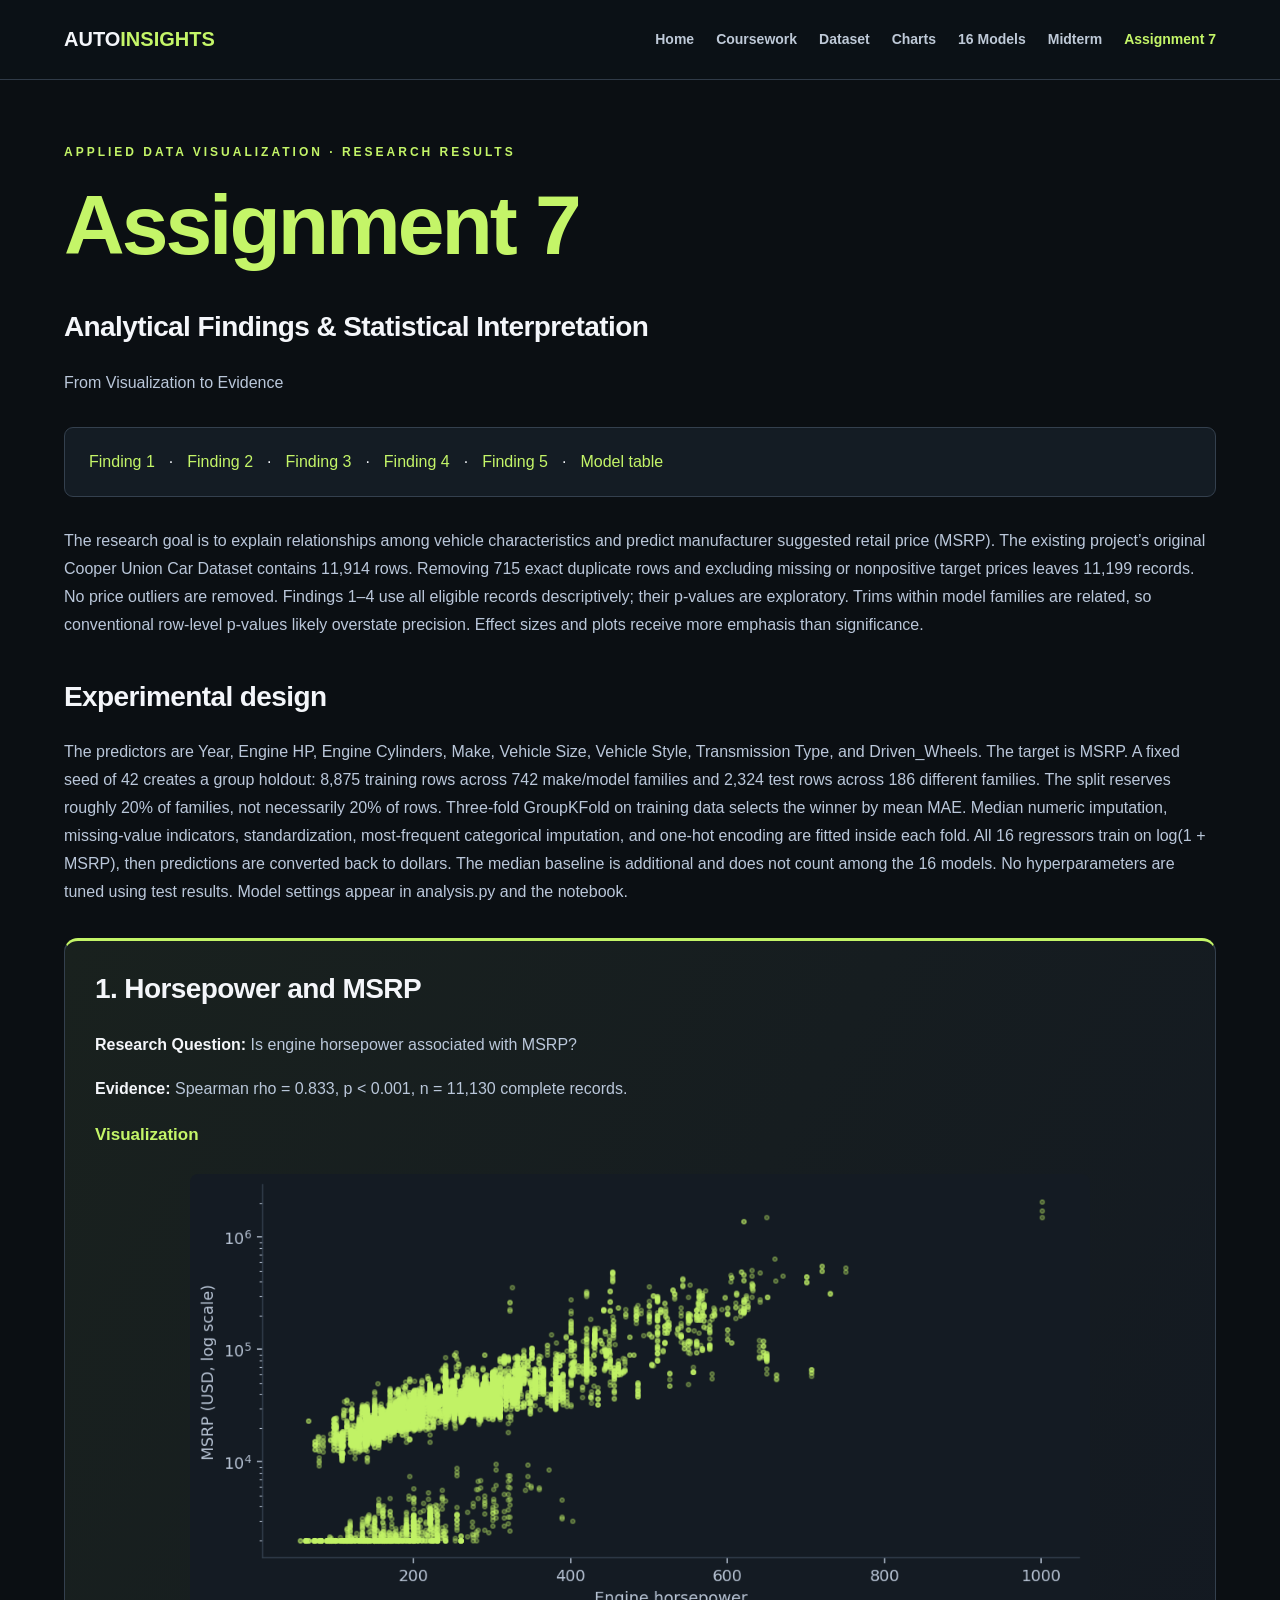
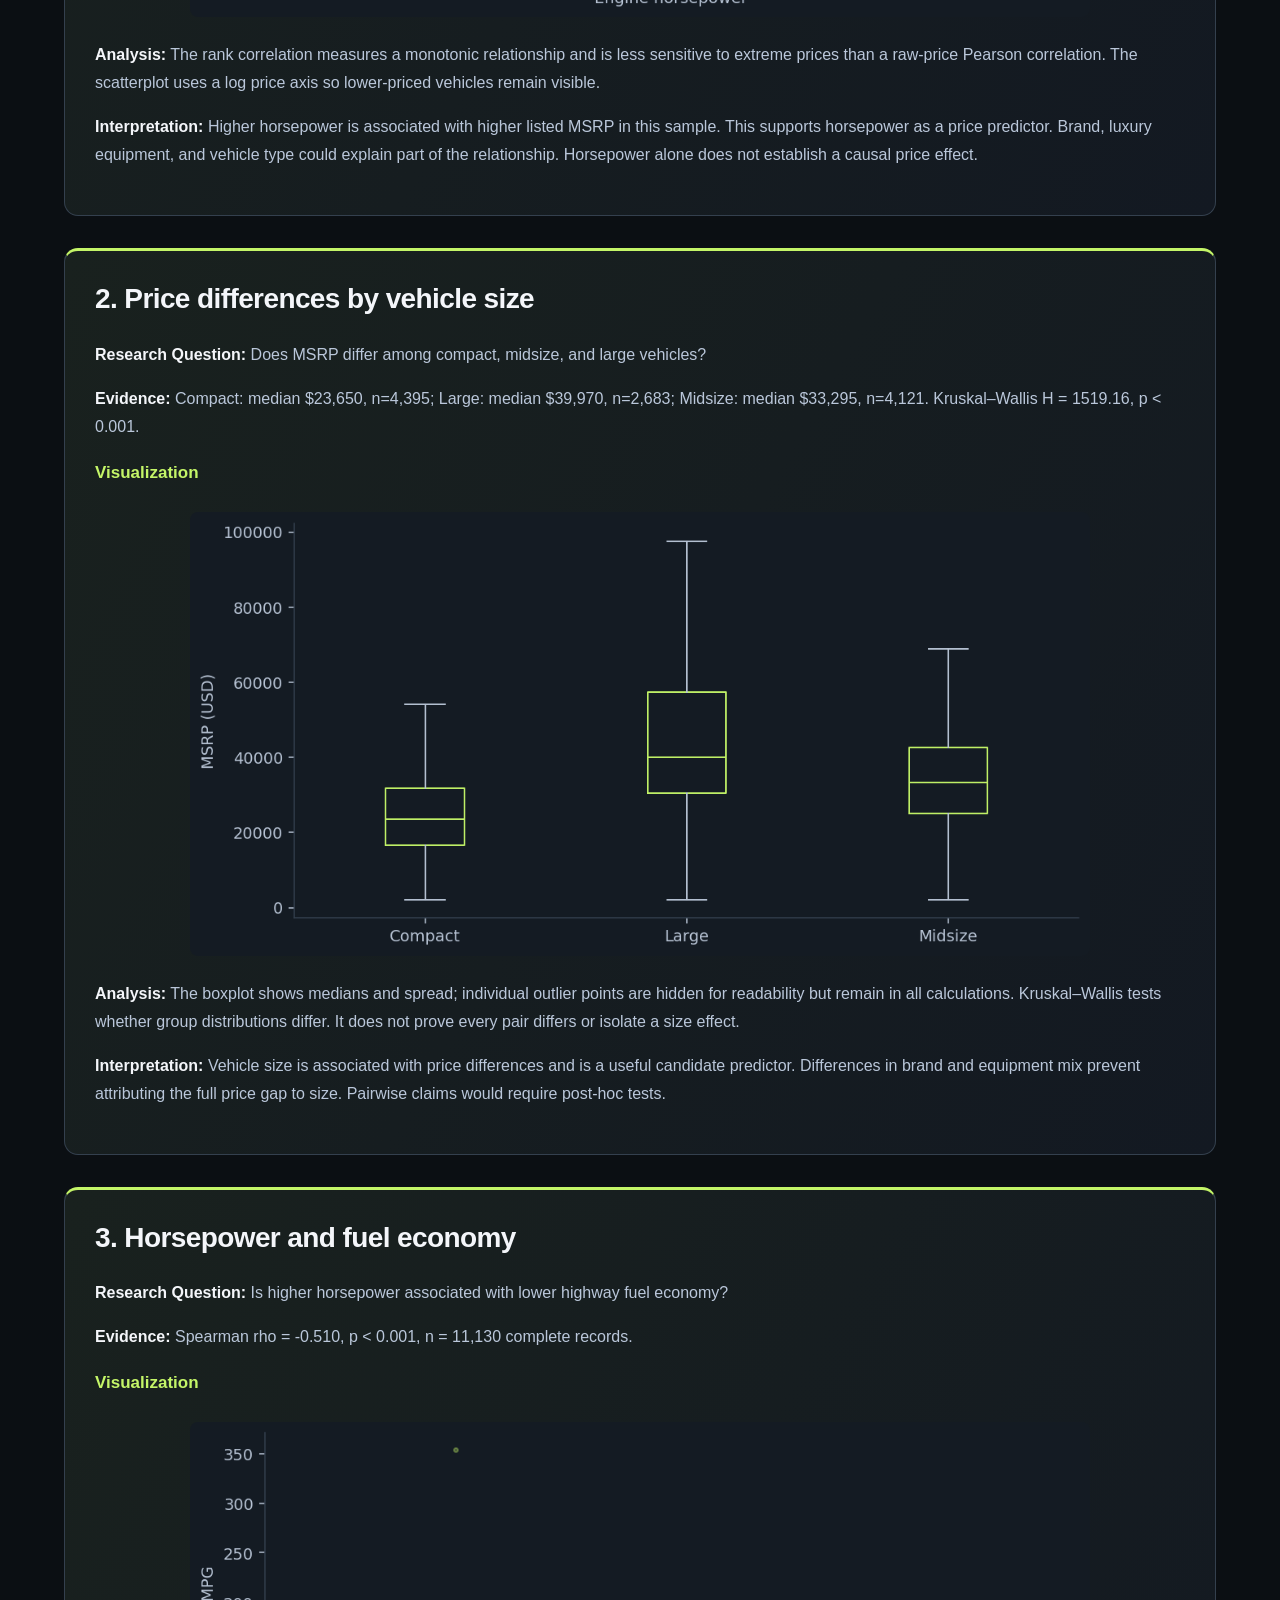
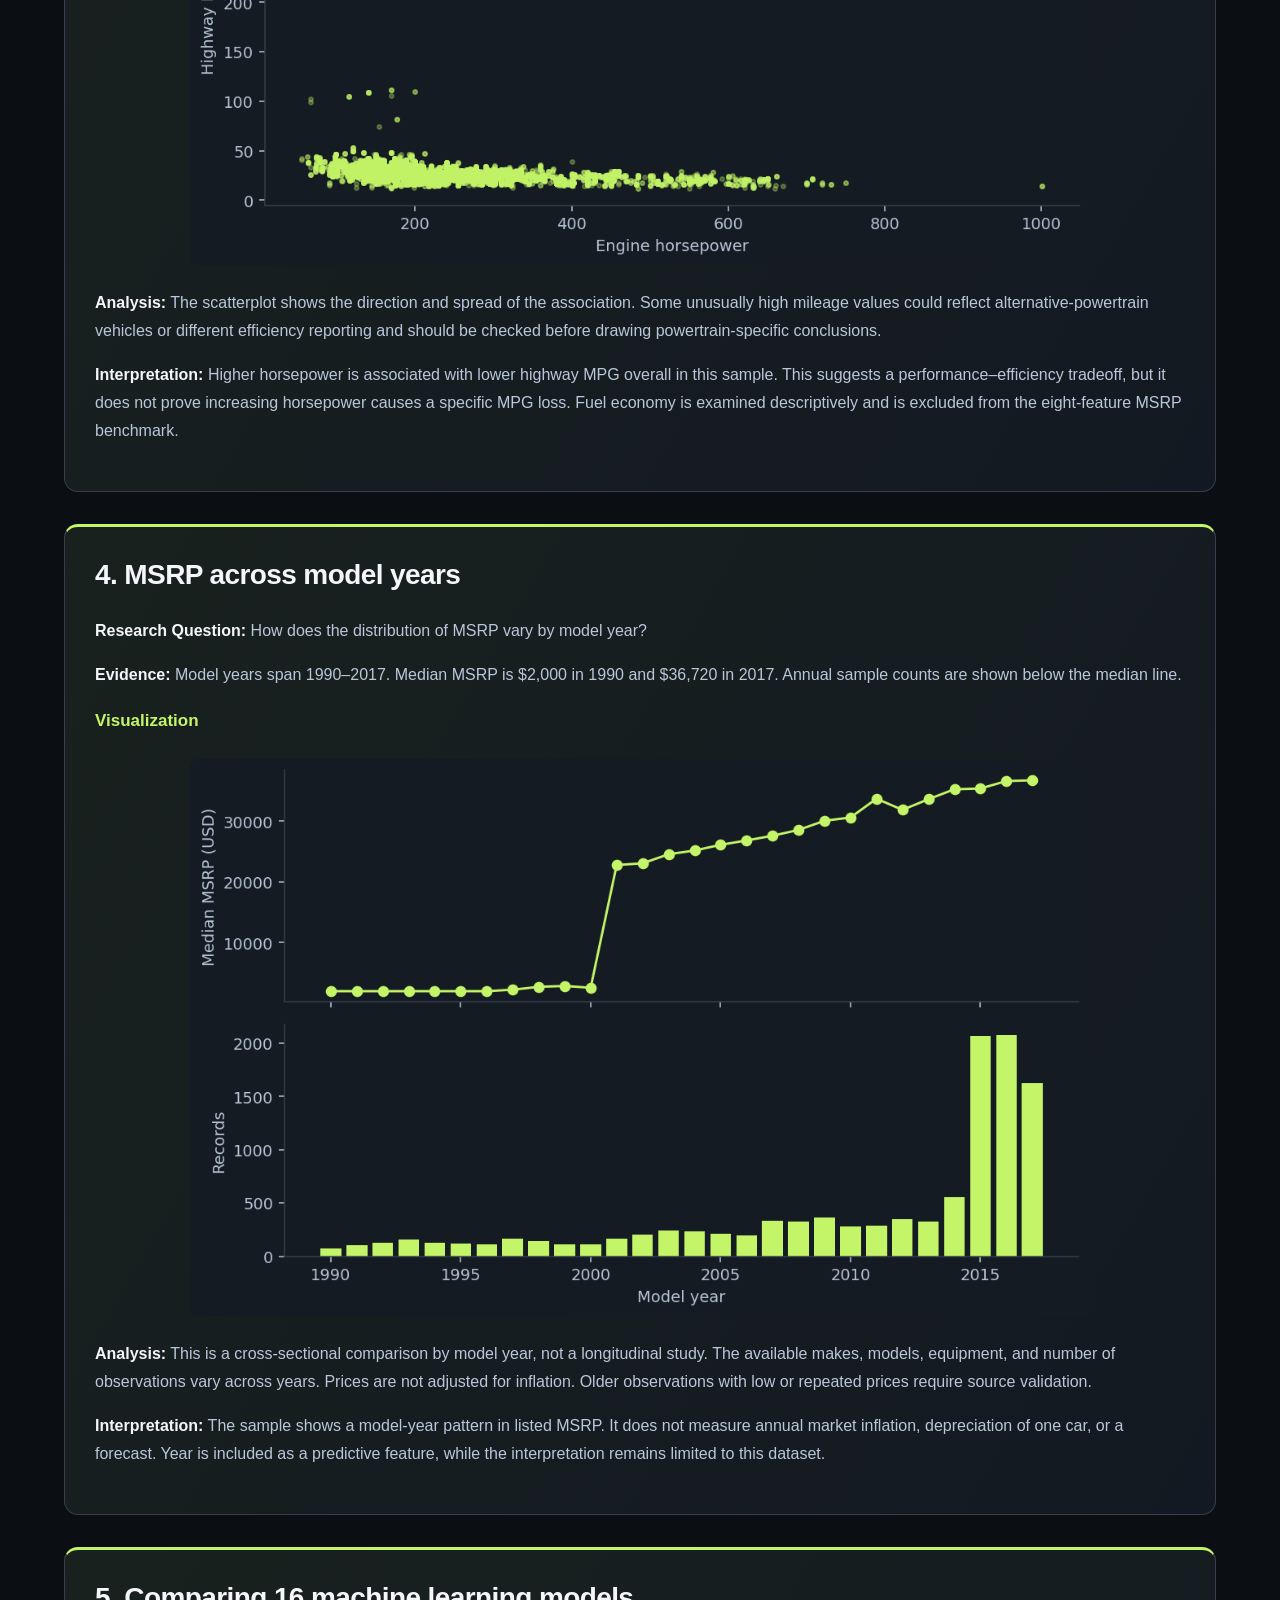
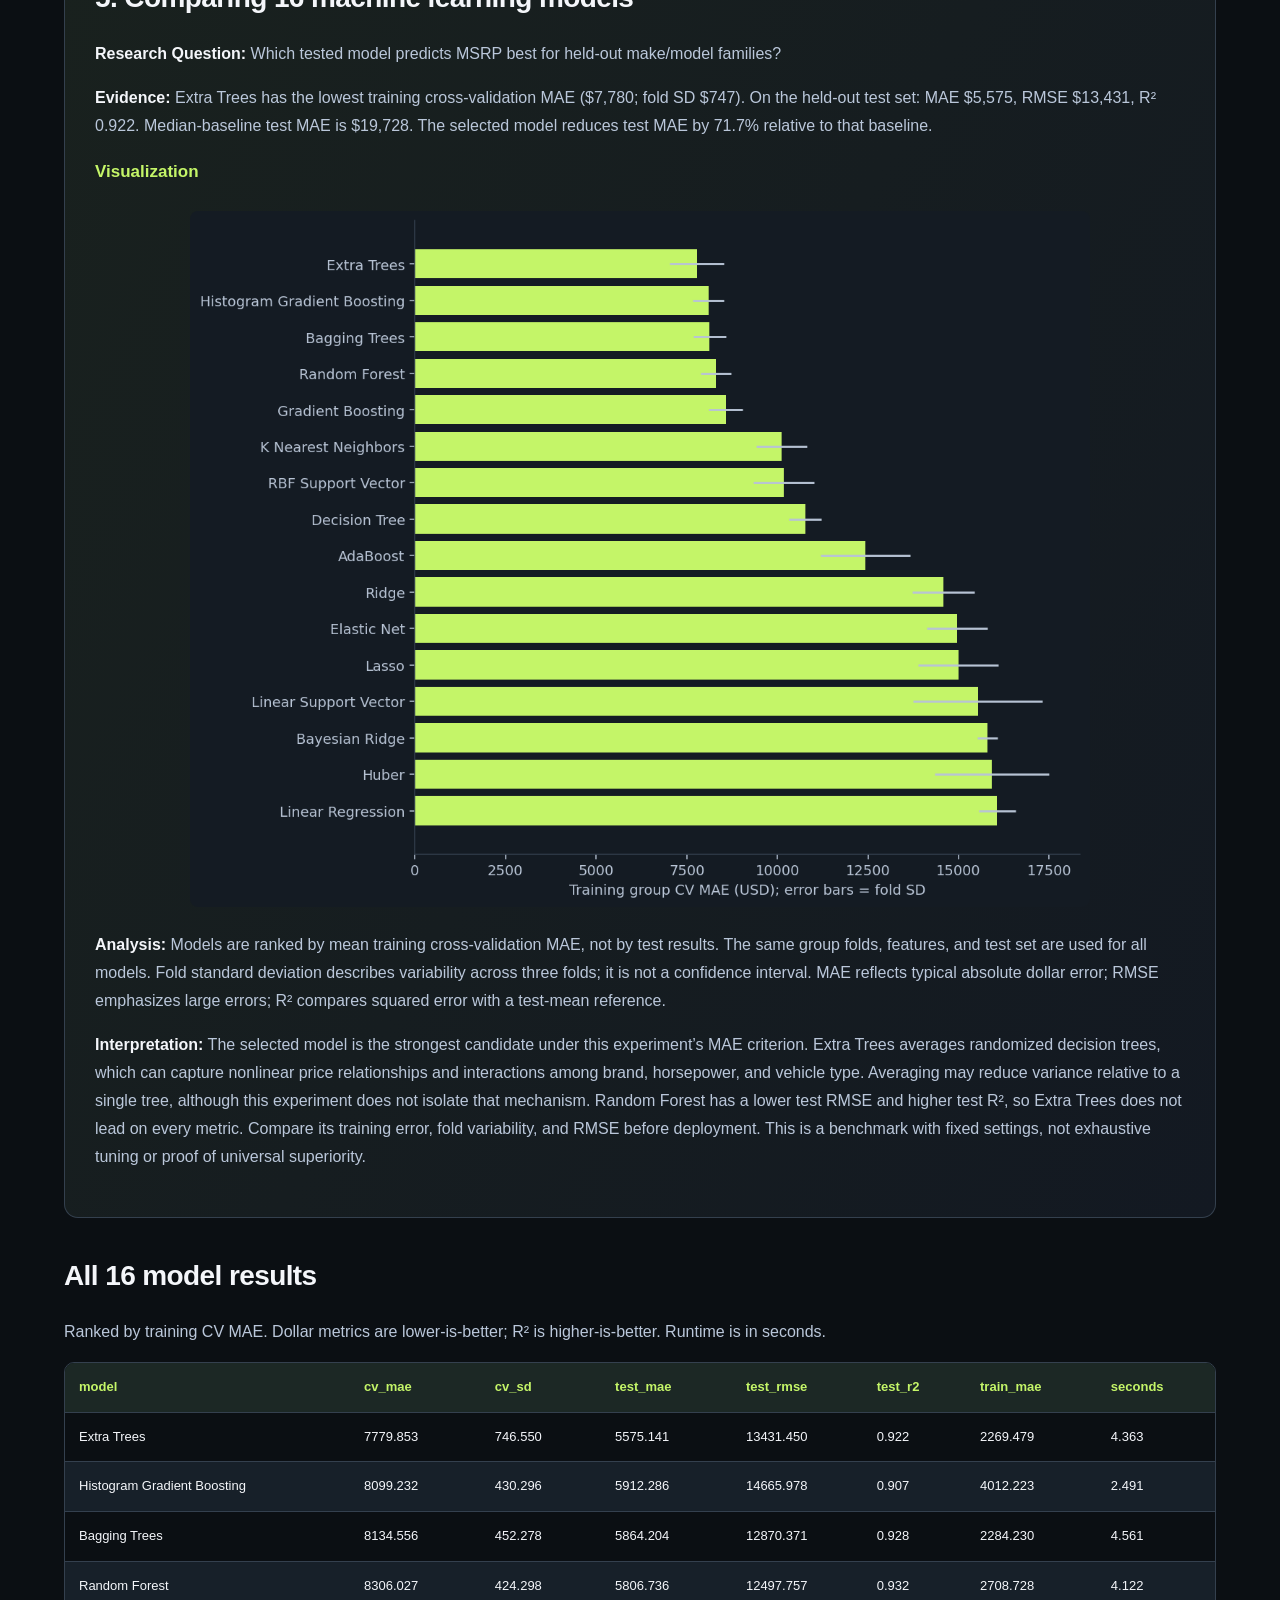
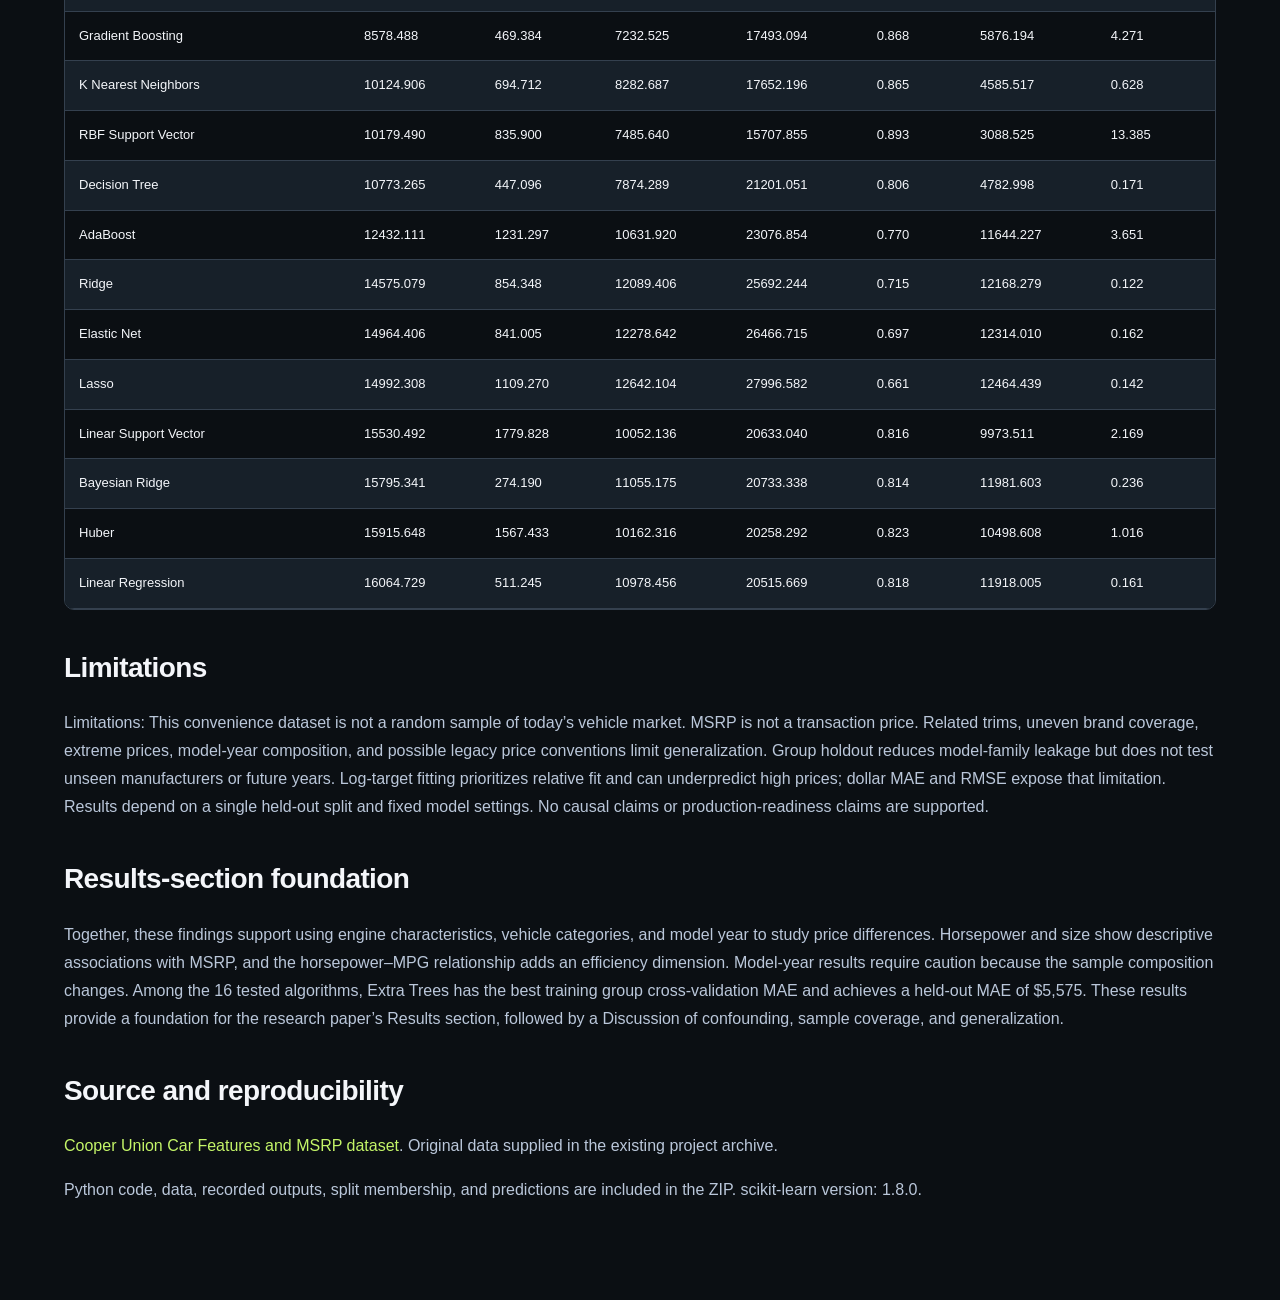
<file: assignment7.html>
<!doctype html><html lang="en"><meta charset="utf-8"><meta name="viewport" content="width=device-width,initial-scale=1"><title>Assignment 7 | Auto Insights</title><style>*{box-sizing:border-box}html{scroll-behavior:smooth;scroll-padding-top:100px;color-scheme:dark}body{font:16px/1.75 Arial,Helvetica,sans-serif;background:#0b0f13;color:#f4f6fa;margin:0}a{color:#c4f568;text-decoration:none}a:hover{text-decoration:underline}.header{border-bottom:1px solid #303b48;background:#0b1116}.head-inner{max-width:1200px;margin:auto;padding:22px 24px;display:flex;align-items:center;justify-content:space-between;gap:25px}.logo{font-size:20px;font-weight:900;color:#f4f6fa}.logo span{color:#c4f568}.links{display:flex;flex-wrap:wrap;gap:22px;font-size:14px;font-weight:700}.links a{color:#bec9d7}.links a.active{color:#c4f568}.content{max-width:1200px;margin:0 auto;padding:50px 24px 80px}h1{font-size:clamp(45px,8vw,84px);line-height:1.05;letter-spacing:-3px;margin:18px 0;color:#c4f568}h2{font-size:28px;line-height:1.3;letter-spacing:-.6px;margin-top:40px}h3{font-size:17px;color:#c4f568}p{color:#bac7da}b,strong{color:#f4f6fa}.eyebrow{font-size:12px;font-weight:bold;letter-spacing:3px;color:#c4f568;text-transform:uppercase}nav{display:flex;flex-wrap:wrap;gap:14px;padding:20px 24px;border:1px solid #34404e;border-radius:9px;background:#141c24;margin:30px 0}section{padding:30px;margin:32px 0;background:linear-gradient(120deg,#19211e,#131922);border:1px solid #34404e;border-top:3px solid #c4f568;border-radius:14px}section h2{margin-top:0}img{display:block;width:100%;max-width:900px;height:auto;margin:24px auto;border-radius:8px}table{border-collapse:collapse;font-size:13px;width:100%;white-space:nowrap}td,th{padding:13px 14px;border-bottom:1px solid #34404e;text-align:left}th{color:#c4f568;background:#1c2825}tbody tr:nth-child(even){background:#172029}.table{overflow-x:auto;border:1px solid #34404e;border-radius:10px}.intro-note{border-left:3px solid #c4f568;padding-left:20px}@media(max-width:650px){.head-inner{align-items:flex-start;flex-direction:column}.links{gap:14px}.content{padding:30px 16px}section{padding:20px}h2{font-size:23px}}@media print{body{background:white;color:#111}.header,nav{display:none}p,b,strong,h1,h2,h3{color:#111}section{background:white;break-inside:avoid}th{background:#eee;color:#111}}</style><body><header class="header"><div class="head-inner"><a class="logo" href="index.html">AUTO<span>INSIGHTS</span></a><div class="links"><a href="index.html">Home</a><a href="index.html#assignments">Coursework</a><a href="dataset.html">Dataset</a><a href="visualizations.html">Charts</a><a href="#models">16 Models</a><a href="index.html#midterm">Midterm</a><a class="active" href="assignment7.html" aria-current="page">Assignment 7</a></div></div></header><main class="content"><p class="eyebrow">Applied Data Visualization · Research Results</p><h1>Assignment 7</h1><h2>Analytical Findings &amp; Statistical Interpretation</h2><p>From Visualization to Evidence</p><nav><a href="#finding1">Finding 1</a> · <a href="#finding2">Finding 2</a> · <a href="#finding3">Finding 3</a> · <a href="#finding4">Finding 4</a> · <a href="#finding5">Finding 5</a> · <a href="#models">Model table</a></nav><p>The research goal is to explain relationships among vehicle characteristics and predict manufacturer suggested retail price (MSRP). The existing project’s original Cooper Union Car Dataset contains 11,914 rows. Removing 715 exact duplicate rows and excluding missing or nonpositive target prices leaves 11,199 records. No price outliers are removed. Findings 1–4 use all eligible records descriptively; their p-values are exploratory. Trims within model families are related, so conventional row-level p-values likely overstate precision. Effect sizes and plots receive more emphasis than significance.</p><h2>Experimental design</h2><p>The predictors are Year, Engine HP, Engine Cylinders, Make, Vehicle Size, Vehicle Style, Transmission Type, and Driven_Wheels. The target is MSRP. A fixed seed of 42 creates a group holdout: 8,875 training rows across 742 make/model families and 2,324 test rows across 186 different families. The split reserves roughly 20% of families, not necessarily 20% of rows. Three-fold GroupKFold on training data selects the winner by mean MAE. Median numeric imputation, missing-value indicators, standardization, most-frequent categorical imputation, and one-hot encoding are fitted inside each fold. All 16 regressors train on log(1 + MSRP), then predictions are converted back to dollars. The median baseline is additional and does not count among the 16 models. No hyperparameters are tuned using test results. Model settings appear in analysis.py and the notebook.</p><section id="finding1"><h2>1. Horsepower and MSRP</h2><p><b>Research Question:</b> Is engine horsepower associated with MSRP?</p><p><b>Evidence:</b> Spearman rho = 0.833, p &lt; 0.001, n = 11,130 complete records.</p><h3>Visualization</h3><img alt="1. Horsepower and MSRP" src="[data-uri]"><p><b>Analysis:</b> The rank correlation measures a monotonic relationship and is less sensitive to extreme prices than a raw-price Pearson correlation. The scatterplot uses a log price axis so lower-priced vehicles remain visible.</p><p><b>Interpretation:</b> Higher horsepower is associated with higher listed MSRP in this sample. This supports horsepower as a price predictor. Brand, luxury equipment, and vehicle type could explain part of the relationship. Horsepower alone does not establish a causal price effect.</p></section><section id="finding2"><h2>2. Price differences by vehicle size</h2><p><b>Research Question:</b> Does MSRP differ among compact, midsize, and large vehicles?</p><p><b>Evidence:</b> Compact: median $23,650, n=4,395; Large: median $39,970, n=2,683; Midsize: median $33,295, n=4,121. Kruskal–Wallis H = 1519.16, p &lt; 0.001.</p><h3>Visualization</h3><img alt="2. Price differences by vehicle size" src="[data-uri]"><p><b>Analysis:</b> The boxplot shows medians and spread; individual outlier points are hidden for readability but remain in all calculations. Kruskal–Wallis tests whether group distributions differ. It does not prove every pair differs or isolate a size effect.</p><p><b>Interpretation:</b> Vehicle size is associated with price differences and is a useful candidate predictor. Differences in brand and equipment mix prevent attributing the full price gap to size. Pairwise claims would require post-hoc tests.</p></section><section id="finding3"><h2>3. Horsepower and fuel economy</h2><p><b>Research Question:</b> Is higher horsepower associated with lower highway fuel economy?</p><p><b>Evidence:</b> Spearman rho = -0.510, p &lt; 0.001, n = 11,130 complete records.</p><h3>Visualization</h3><img alt="3. Horsepower and fuel economy" src="[data-uri]"><p><b>Analysis:</b> The scatterplot shows the direction and spread of the association. Some unusually high mileage values could reflect alternative-powertrain vehicles or different efficiency reporting and should be checked before drawing powertrain-specific conclusions.</p><p><b>Interpretation:</b> Higher horsepower is associated with lower highway MPG overall in this sample. This suggests a performance–efficiency tradeoff, but it does not prove increasing horsepower causes a specific MPG loss. Fuel economy is examined descriptively and is excluded from the eight-feature MSRP benchmark.</p></section><section id="finding4"><h2>4. MSRP across model years</h2><p><b>Research Question:</b> How does the distribution of MSRP vary by model year?</p><p><b>Evidence:</b> Model years span 1990–2017. Median MSRP is $2,000 in 1990 and $36,720 in 2017. Annual sample counts are shown below the median line.</p><h3>Visualization</h3><img alt="4. MSRP across model years" src="[data-uri]"><p><b>Analysis:</b> This is a cross-sectional comparison by model year, not a longitudinal study. The available makes, models, equipment, and number of observations vary across years. Prices are not adjusted for inflation. Older observations with low or repeated prices require source validation.</p><p><b>Interpretation:</b> The sample shows a model-year pattern in listed MSRP. It does not measure annual market inflation, depreciation of one car, or a forecast. Year is included as a predictive feature, while the interpretation remains limited to this dataset.</p></section><section id="finding5"><h2>5. Comparing 16 machine learning models</h2><p><b>Research Question:</b> Which tested model predicts MSRP best for held-out make/model families?</p><p><b>Evidence:</b> Extra Trees has the lowest training cross-validation MAE ($7,780; fold SD $747). On the held-out test set: MAE $5,575, RMSE $13,431, R² 0.922. Median-baseline test MAE is $19,728. The selected model reduces test MAE by 71.7% relative to that baseline.</p><h3>Visualization</h3><img alt="5. Comparing 16 machine learning models" src="[data-uri]"><p><b>Analysis:</b> Models are ranked by mean training cross-validation MAE, not by test results. The same group folds, features, and test set are used for all models. Fold standard deviation describes variability across three folds; it is not a confidence interval. MAE reflects typical absolute dollar error; RMSE emphasizes large errors; R² compares squared error with a test-mean reference.</p><p><b>Interpretation:</b> The selected model is the strongest candidate under this experiment’s MAE criterion. Extra Trees averages randomized decision trees, which can capture nonlinear price relationships and interactions among brand, horsepower, and vehicle type. Averaging may reduce variance relative to a single tree, although this experiment does not isolate that mechanism. Random Forest has a lower test RMSE and higher test R², so Extra Trees does not lead on every metric. Compare its training error, fold variability, and RMSE before deployment. This is a benchmark with fixed settings, not exhaustive tuning or proof of universal superiority.</p></section><h2 id="models">All 16 model results</h2><p>Ranked by training CV MAE. Dollar metrics are lower-is-better; R² is higher-is-better. Runtime is in seconds.</p><div class="table"><table class="dataframe">
  <thead>
    <tr style="text-align: right;">
      <th>model</th>
      <th>cv_mae</th>
      <th>cv_sd</th>
      <th>test_mae</th>
      <th>test_rmse</th>
      <th>test_r2</th>
      <th>train_mae</th>
      <th>seconds</th>
    </tr>
  </thead>
  <tbody>
    <tr>
      <td>Extra Trees</td>
      <td>7779.853</td>
      <td>746.550</td>
      <td>5575.141</td>
      <td>13431.450</td>
      <td>0.922</td>
      <td>2269.479</td>
      <td>4.363</td>
    </tr>
    <tr>
      <td>Histogram Gradient Boosting</td>
      <td>8099.232</td>
      <td>430.296</td>
      <td>5912.286</td>
      <td>14665.978</td>
      <td>0.907</td>
      <td>4012.223</td>
      <td>2.491</td>
    </tr>
    <tr>
      <td>Bagging Trees</td>
      <td>8134.556</td>
      <td>452.278</td>
      <td>5864.204</td>
      <td>12870.371</td>
      <td>0.928</td>
      <td>2284.230</td>
      <td>4.561</td>
    </tr>
    <tr>
      <td>Random Forest</td>
      <td>8306.027</td>
      <td>424.298</td>
      <td>5806.736</td>
      <td>12497.757</td>
      <td>0.932</td>
      <td>2708.728</td>
      <td>4.122</td>
    </tr>
    <tr>
      <td>Gradient Boosting</td>
      <td>8578.488</td>
      <td>469.384</td>
      <td>7232.525</td>
      <td>17493.094</td>
      <td>0.868</td>
      <td>5876.194</td>
      <td>4.271</td>
    </tr>
    <tr>
      <td>K Nearest Neighbors</td>
      <td>10124.906</td>
      <td>694.712</td>
      <td>8282.687</td>
      <td>17652.196</td>
      <td>0.865</td>
      <td>4585.517</td>
      <td>0.628</td>
    </tr>
    <tr>
      <td>RBF Support Vector</td>
      <td>10179.490</td>
      <td>835.900</td>
      <td>7485.640</td>
      <td>15707.855</td>
      <td>0.893</td>
      <td>3088.525</td>
      <td>13.385</td>
    </tr>
    <tr>
      <td>Decision Tree</td>
      <td>10773.265</td>
      <td>447.096</td>
      <td>7874.289</td>
      <td>21201.051</td>
      <td>0.806</td>
      <td>4782.998</td>
      <td>0.171</td>
    </tr>
    <tr>
      <td>AdaBoost</td>
      <td>12432.111</td>
      <td>1231.297</td>
      <td>10631.920</td>
      <td>23076.854</td>
      <td>0.770</td>
      <td>11644.227</td>
      <td>3.651</td>
    </tr>
    <tr>
      <td>Ridge</td>
      <td>14575.079</td>
      <td>854.348</td>
      <td>12089.406</td>
      <td>25692.244</td>
      <td>0.715</td>
      <td>12168.279</td>
      <td>0.122</td>
    </tr>
    <tr>
      <td>Elastic Net</td>
      <td>14964.406</td>
      <td>841.005</td>
      <td>12278.642</td>
      <td>26466.715</td>
      <td>0.697</td>
      <td>12314.010</td>
      <td>0.162</td>
    </tr>
    <tr>
      <td>Lasso</td>
      <td>14992.308</td>
      <td>1109.270</td>
      <td>12642.104</td>
      <td>27996.582</td>
      <td>0.661</td>
      <td>12464.439</td>
      <td>0.142</td>
    </tr>
    <tr>
      <td>Linear Support Vector</td>
      <td>15530.492</td>
      <td>1779.828</td>
      <td>10052.136</td>
      <td>20633.040</td>
      <td>0.816</td>
      <td>9973.511</td>
      <td>2.169</td>
    </tr>
    <tr>
      <td>Bayesian Ridge</td>
      <td>15795.341</td>
      <td>274.190</td>
      <td>11055.175</td>
      <td>20733.338</td>
      <td>0.814</td>
      <td>11981.603</td>
      <td>0.236</td>
    </tr>
    <tr>
      <td>Huber</td>
      <td>15915.648</td>
      <td>1567.433</td>
      <td>10162.316</td>
      <td>20258.292</td>
      <td>0.823</td>
      <td>10498.608</td>
      <td>1.016</td>
    </tr>
    <tr>
      <td>Linear Regression</td>
      <td>16064.729</td>
      <td>511.245</td>
      <td>10978.456</td>
      <td>20515.669</td>
      <td>0.818</td>
      <td>11918.005</td>
      <td>0.161</td>
    </tr>
  </tbody>
</table></div><h2>Limitations</h2><p>Limitations: This convenience dataset is not a random sample of today’s vehicle market. MSRP is not a transaction price. Related trims, uneven brand coverage, extreme prices, model-year composition, and possible legacy price conventions limit generalization. Group holdout reduces model-family leakage but does not test unseen manufacturers or future years. Log-target fitting prioritizes relative fit and can underpredict high prices; dollar MAE and RMSE expose that limitation. Results depend on a single held-out split and fixed model settings. No causal claims or production-readiness claims are supported.</p><h2>Results-section foundation</h2><p>Together, these findings support using engine characteristics, vehicle categories, and model year to study price differences. Horsepower and size show descriptive associations with MSRP, and the horsepower–MPG relationship adds an efficiency dimension. Model-year results require caution because the sample composition changes. Among the 16 tested algorithms, Extra Trees has the best training group cross-validation MAE and achieves a held-out MAE of $5,575. These results provide a foundation for the research paper’s Results section, followed by a Discussion of confounding, sample coverage, and generalization.</p><h2>Source and reproducibility</h2><p><a href="https://www.kaggle.com/datasets/CooperUnion/cardataset">Cooper Union Car Features and MSRP dataset</a>. Original data supplied in the existing project archive.</p><p>Python code, data, recorded outputs, split membership, and predictions are included in the ZIP. scikit-learn version: 1.8.0.</p></main></body></html>
</file>
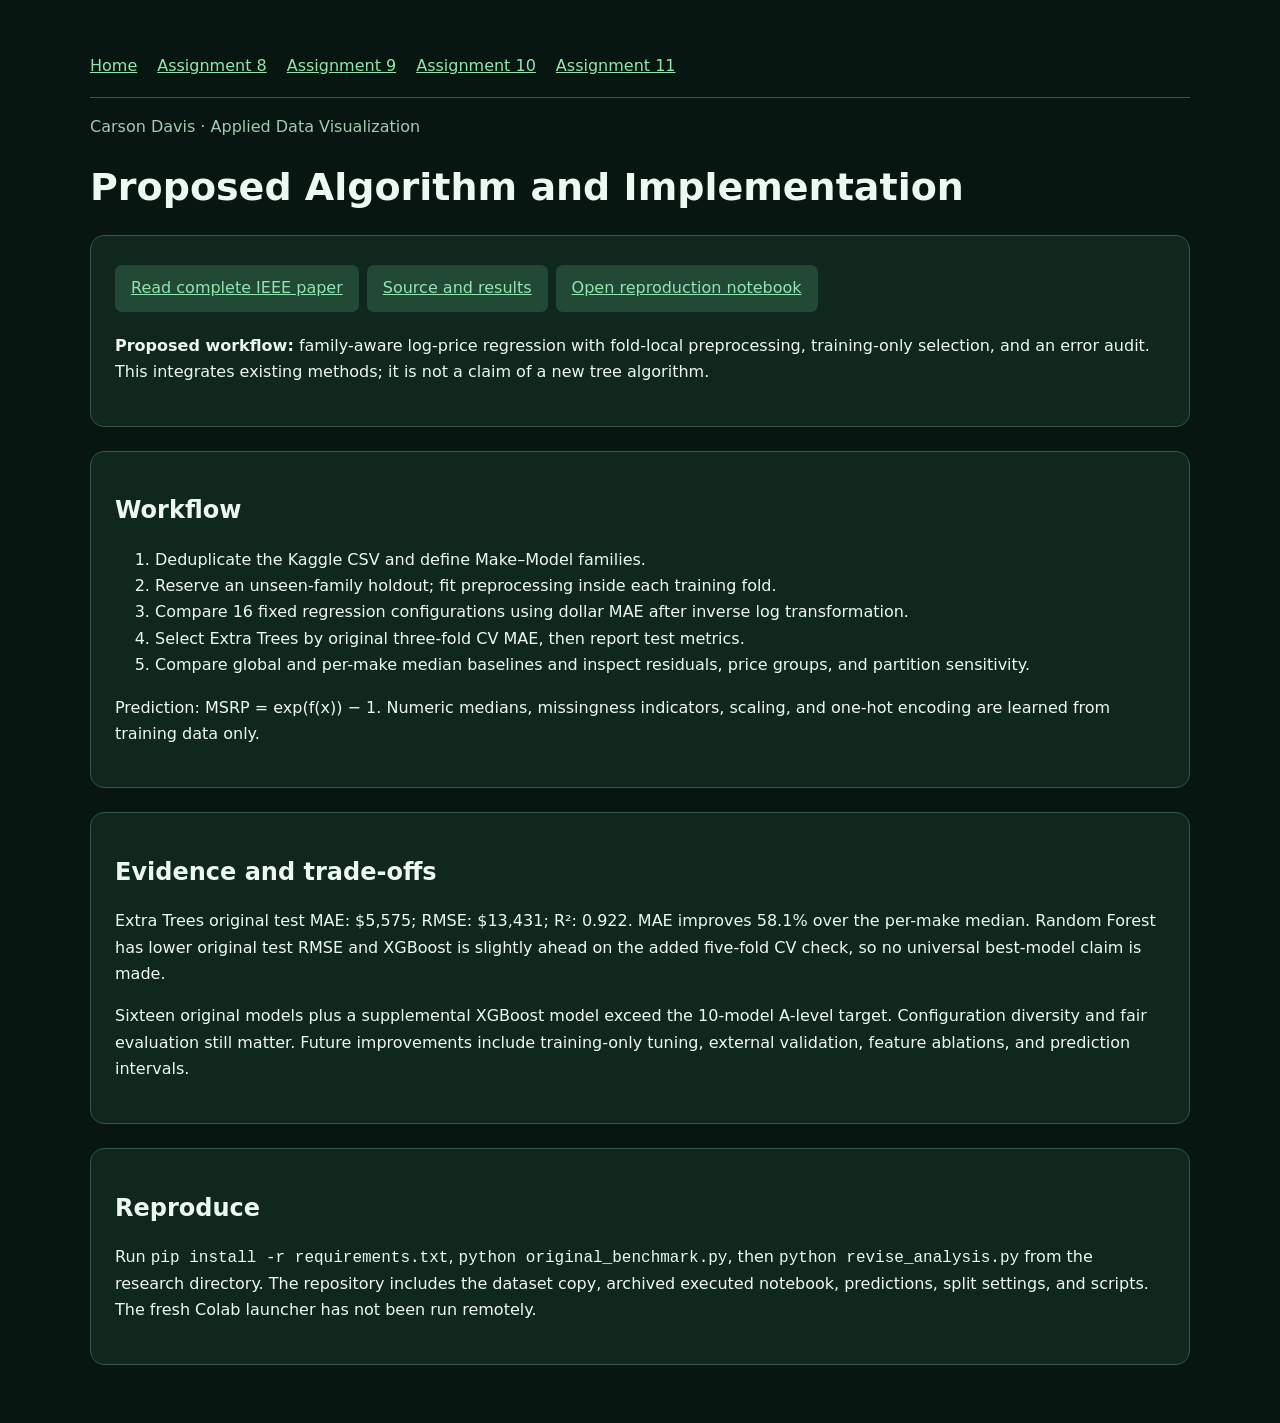
<file: assignment9.html>
<!doctype html><html lang="en"><head><meta charset="utf-8"><meta name="viewport" content="width=device-width,initial-scale=1"><title>Assignment 9 | Auto Insights</title><style>body{margin:0;background:#071611;color:#edf9f0;font:16px/1.65 system-ui}main{max-width:1100px;margin:auto;padding:35px 22px}a{color:#91e6b0}nav{display:flex;gap:20px;flex-wrap:wrap;border-bottom:1px solid #345746;padding:18px 0}section,.card{background:#10271e;padding:24px;border:1px solid #345746;border-radius:14px;margin:24px 0}h1{font-size:38px;line-height:1.15}h2{line-height:1.3}img{max-width:100%;background:white;border-radius:6px}table{border-collapse:collapse;width:100%;font-size:14px}th,td{text-align:left;padding:8px;border-bottom:1px solid #345746}.table{overflow:auto}.tag{color:#a2cbb2}.button{display:inline-block;padding:10px 16px;background:#214936;border-radius:7px;margin:5px 8px 5px 0}code{overflow-wrap:anywhere}</style></head><body><main><nav><a href="index.html">Home</a><a href="assignment8.html">Assignment 8</a><a href="assignment9.html">Assignment 9</a><a href="assignment10.html">Assignment 10</a><a href="assignment11.html">Assignment 11</a></nav><p class="tag">Carson Davis · Applied Data Visualization</p><h1>Proposed Algorithm and Implementation</h1><section><a class="button" href="research/paper.pdf">Read complete IEEE paper</a><a class="button" href="https://github.com/rarecarson-png/auto-insights/tree/main/research">Source and results</a><a class="button" href="https://colab.research.google.com/github/rarecarson-png/auto-insights/blob/main/research/Reproduce.ipynb">Open reproduction notebook</a><p><strong>Proposed workflow:</strong> family-aware log-price regression with fold-local preprocessing, training-only selection, and an error audit. This integrates existing methods; it is not a claim of a new tree algorithm.</p></section><section><h2>Workflow</h2><ol><li>Deduplicate the Kaggle CSV and define Make–Model families.</li><li>Reserve an unseen-family holdout; fit preprocessing inside each training fold.</li><li>Compare 16 fixed regression configurations using dollar MAE after inverse log transformation.</li><li>Select Extra Trees by original three-fold CV MAE, then report test metrics.</li><li>Compare global and per-make median baselines and inspect residuals, price groups, and partition sensitivity.</li></ol><p>Prediction: MSRP = exp(f(x)) − 1. Numeric medians, missingness indicators, scaling, and one-hot encoding are learned from training data only.</p></section><section><h2>Evidence and trade-offs</h2><p>Extra Trees original test MAE: $5,575; RMSE: $13,431; R²: 0.922. MAE improves 58.1% over the per-make median. Random Forest has lower original test RMSE and XGBoost is slightly ahead on the added five-fold CV check, so no universal best-model claim is made.</p><p>Sixteen original models plus a supplemental XGBoost model exceed the 10-model A-level target. Configuration diversity and fair evaluation still matter. Future improvements include training-only tuning, external validation, feature ablations, and prediction intervals.</p></section><section><h2>Reproduce</h2><p>Run <code>pip install -r requirements.txt</code>, <code>python original_benchmark.py</code>, then <code>python revise_analysis.py</code> from the research directory. The repository includes the dataset copy, archived executed notebook, predictions, split settings, and scripts. The fresh Colab launcher has not been run remotely.</p></section></main></body></html>
</file>
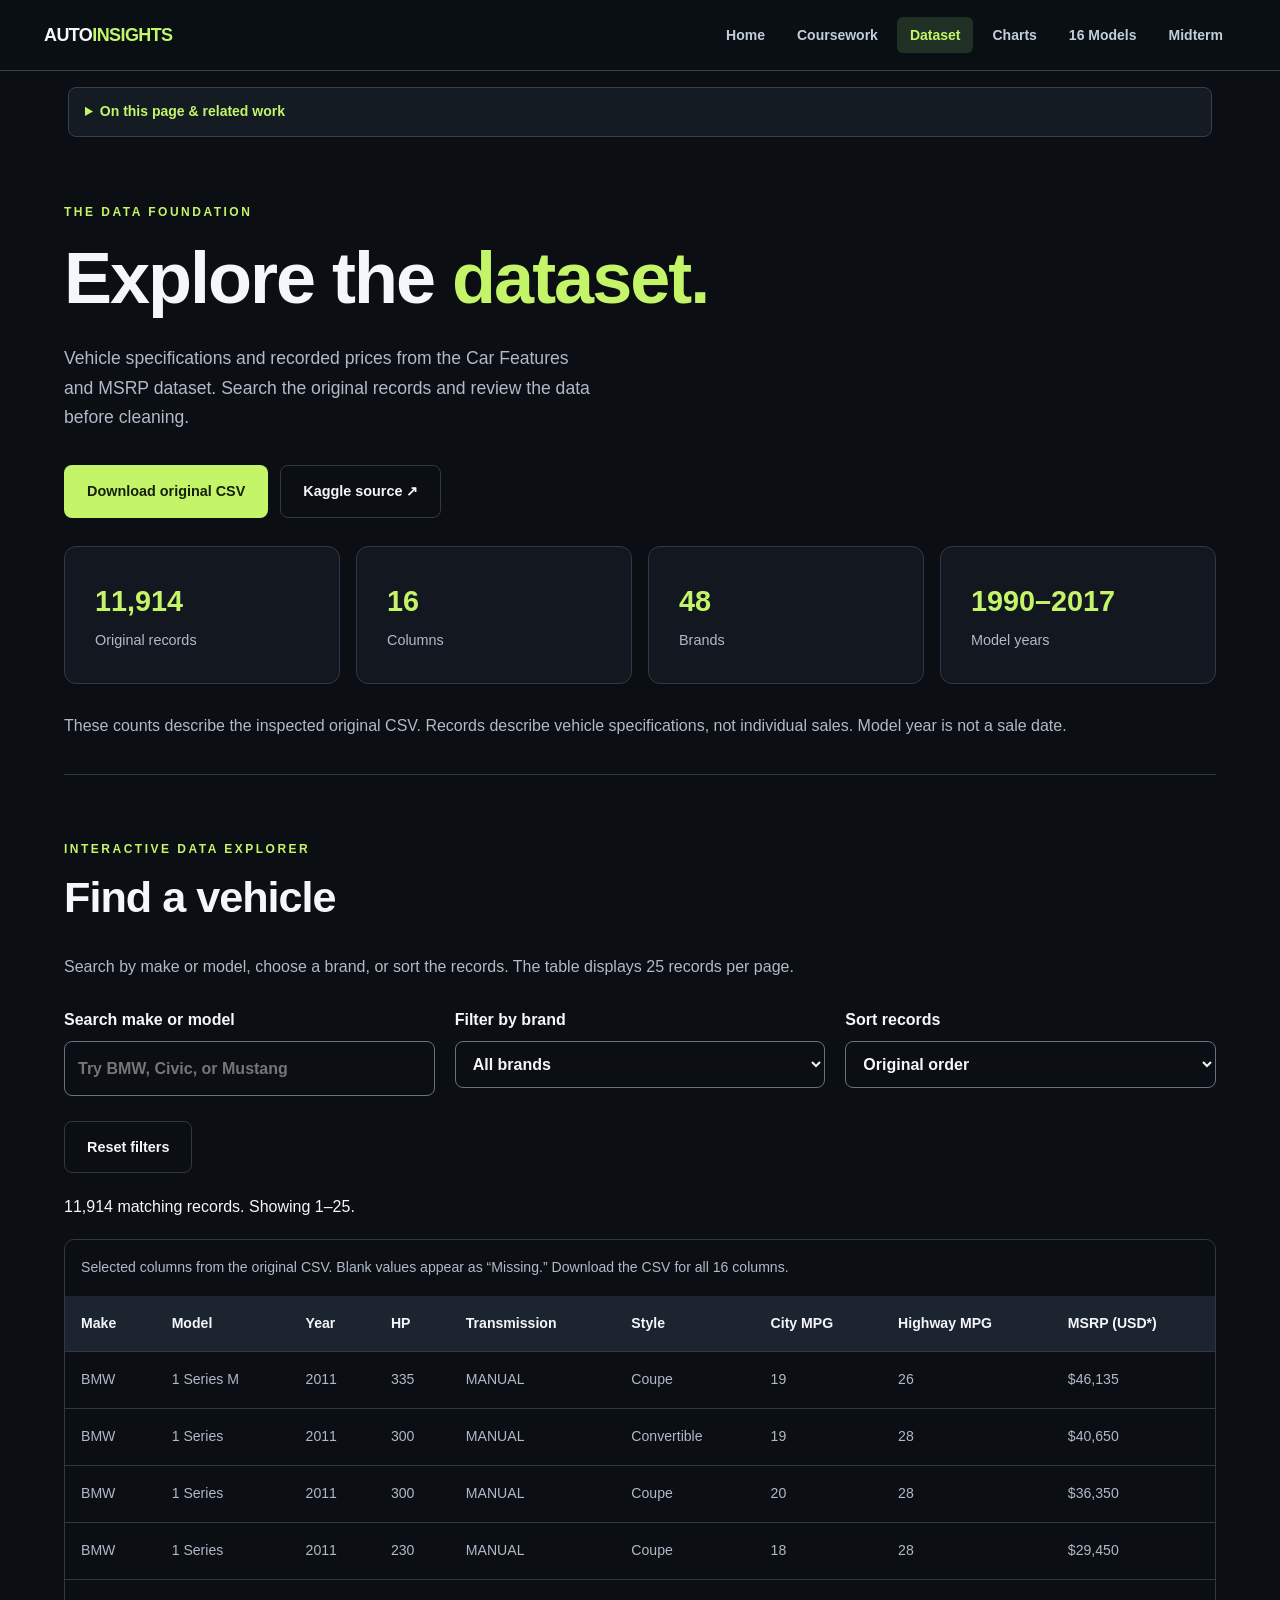
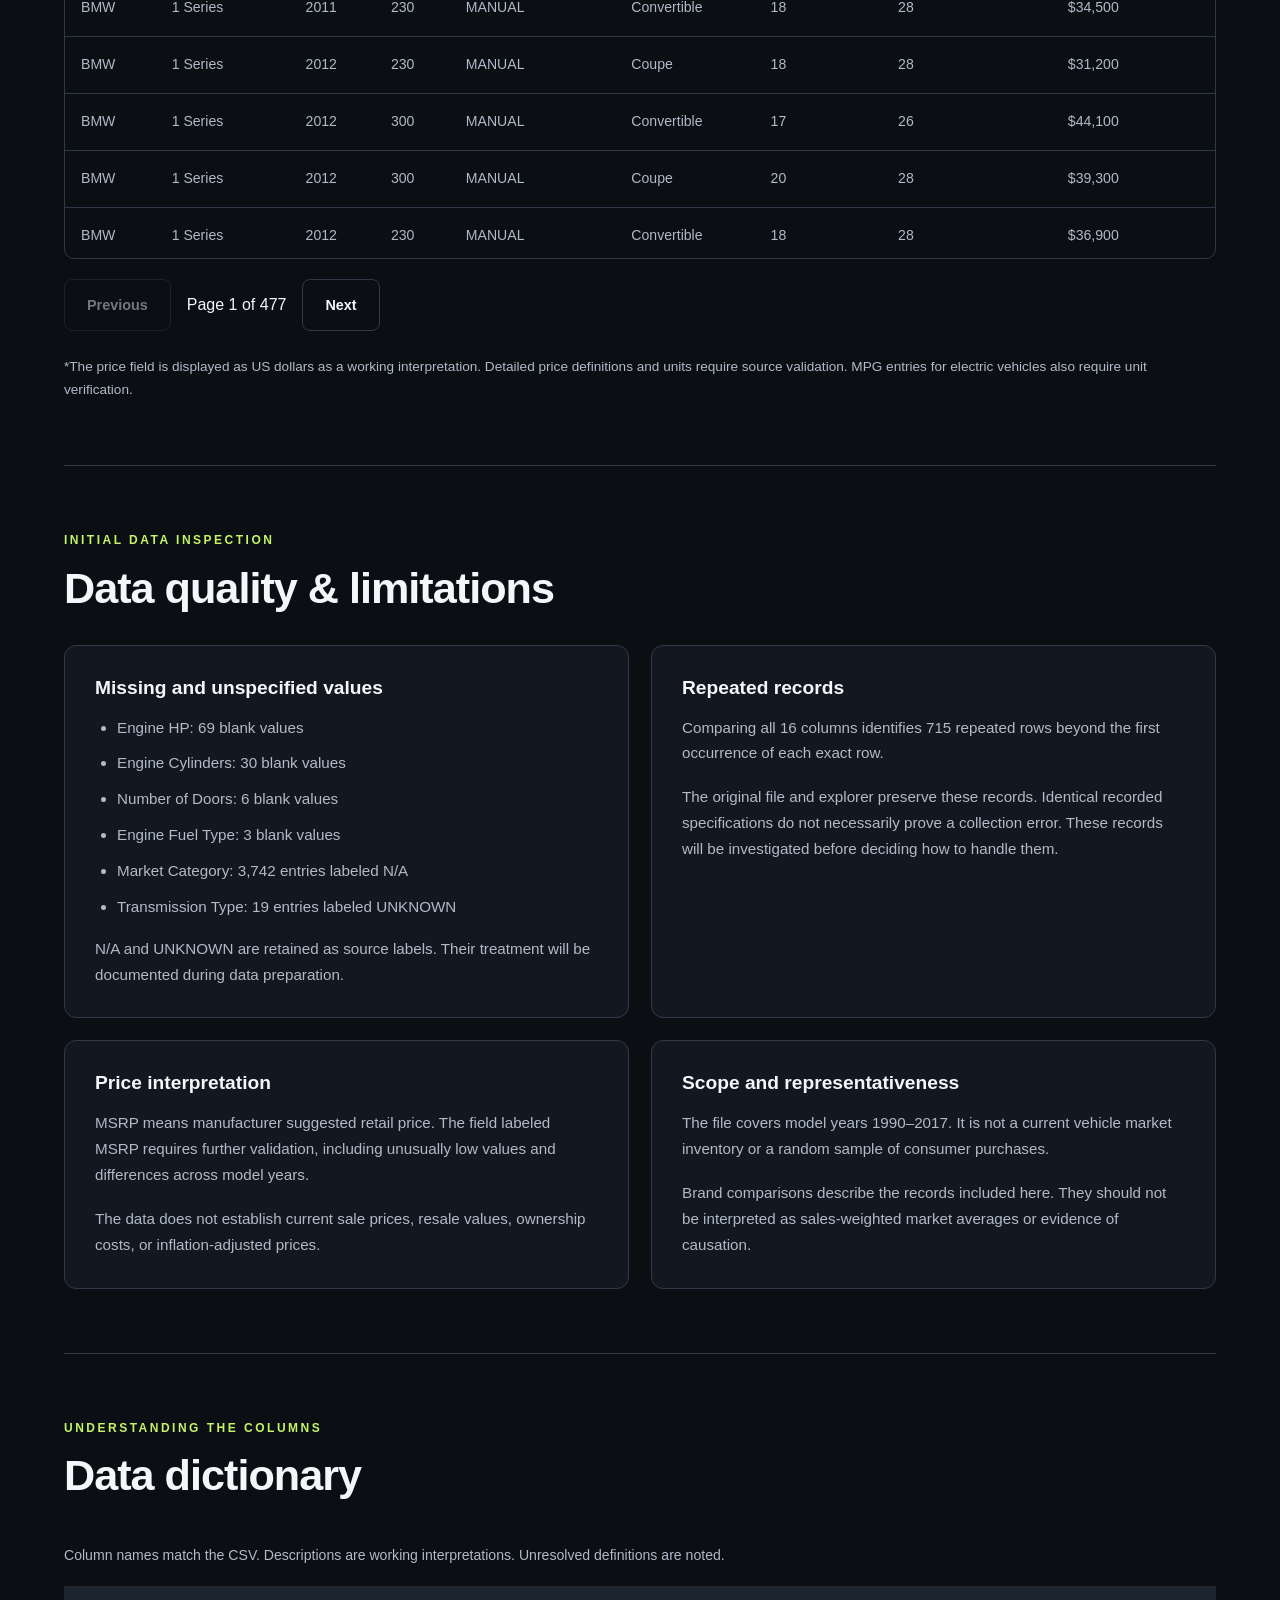
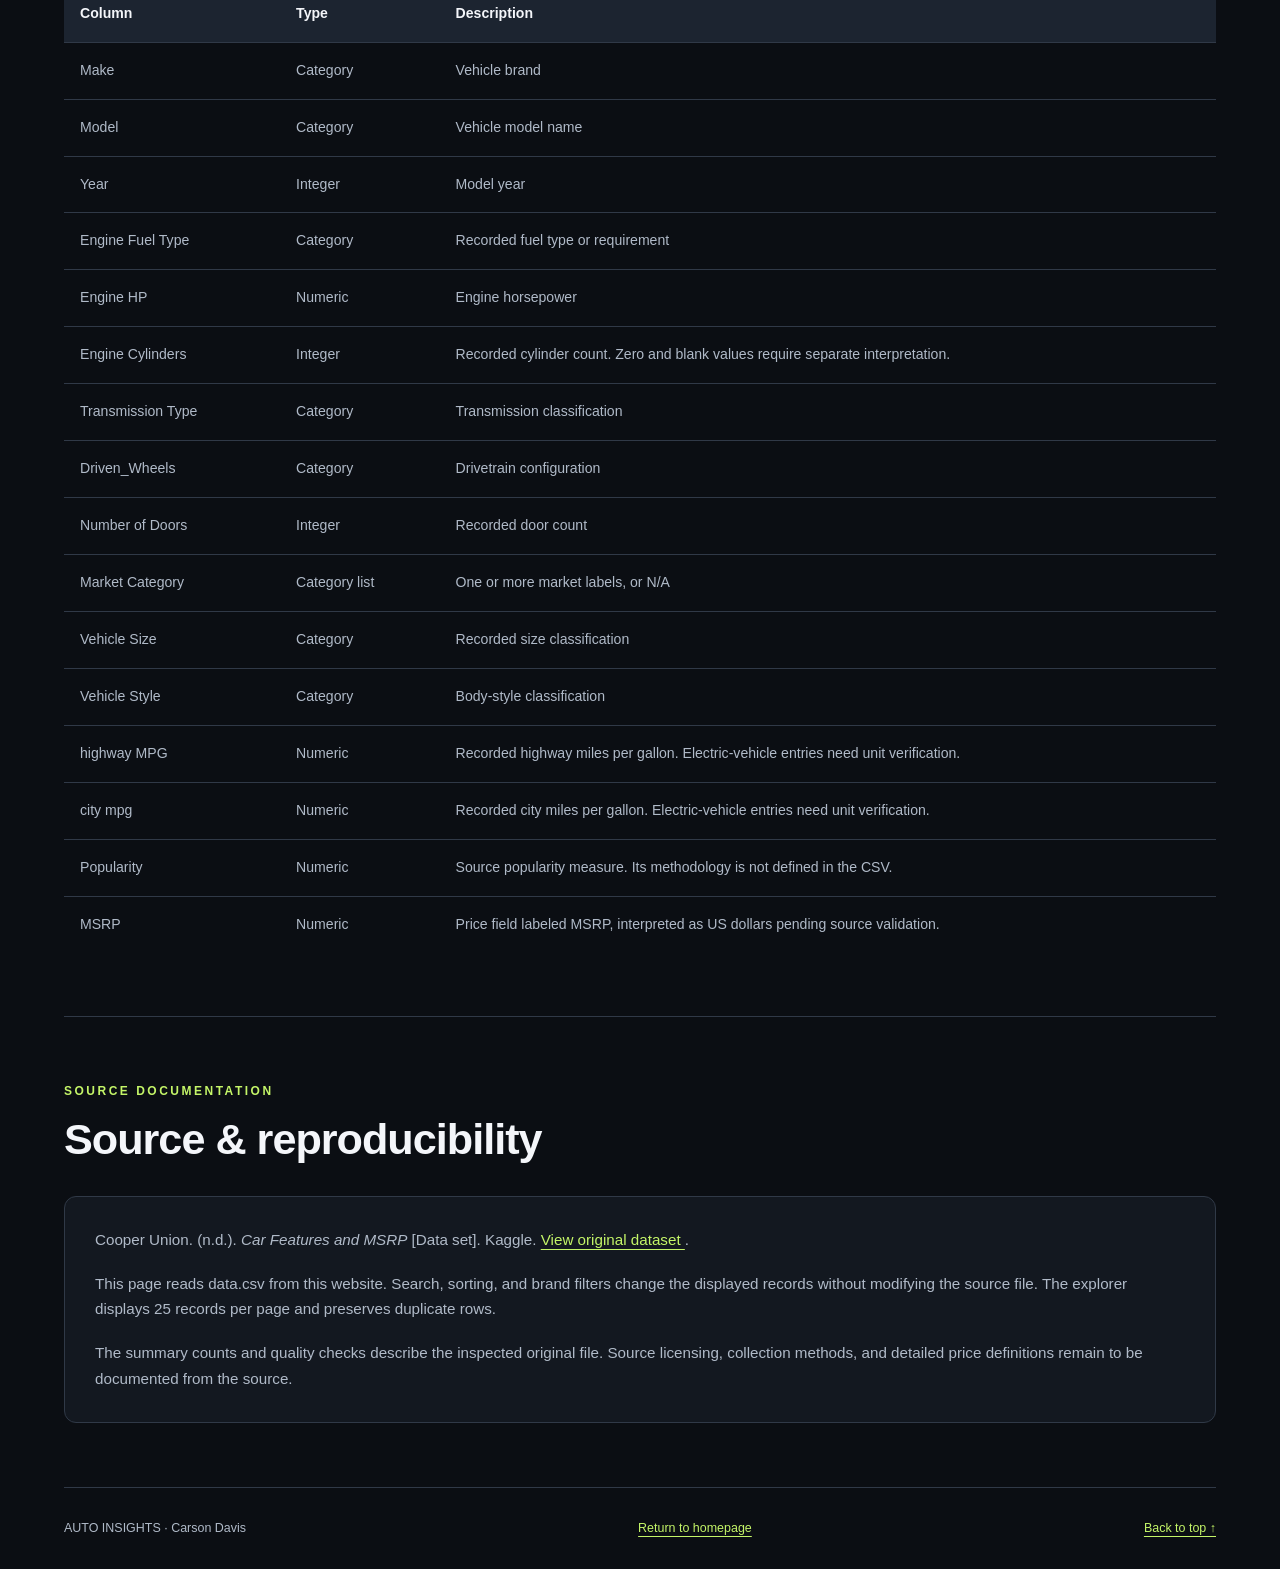
<file: dataset.html>
<!DOCTYPE html>
<html lang="en">
<head>
  <meta charset="UTF-8">
  <meta name="viewport" content="width=device-width, initial-scale=1">
  <meta name="description"
    content="Explore the Car Features and MSRP dataset with search, brand filters, and a complete data dictionary.">
  <title>Dataset | Auto Insights</title>
  <link rel="stylesheet" href="style.css">

  <style>
    .page-intro {
      padding: 65px 0 35px;
    }

    .page-intro h1 {
      font-size: clamp(2.5rem, 6vw, 4.5rem);
      letter-spacing: -2px;
    }

    .stats {
      display: grid;
      grid-template-columns: repeat(4, minmax(0, 1fr));
      gap: 16px;
      margin: 28px 0;
    }

    .stat strong {
      display: block;
      color: var(--accent);
      font-size: clamp(1.3rem, 3vw, 1.8rem);
    }

    .stat span {
      color: var(--muted);
      font-size: 0.9rem;
    }

    .filters {
      display: flex;
      flex-wrap: wrap;
      gap: 20px;
      margin: 25px 0;
    }

    .filters label {
      flex: 1 1 220px;
      font-weight: 600;
    }

    input,
    select {
      display: block;
      width: 100%;
      margin-top: 8px;
      padding: 13px;
      background: #0b0e13;
      color: #f4f6fa;
      border: 1px solid #667386;
      border-radius: 8px;
      font: inherit;
    }

    button {
      font: inherit;
      cursor: pointer;
    }

    button:disabled {
      opacity: 0.45;
      cursor: default;
    }

    input:focus-visible,
    select:focus-visible,
    button:focus-visible,
    .table-wrap:focus-visible {
      outline: 3px solid var(--accent);
      outline-offset: 4px;
    }

    .pager {
      display: flex;
      align-items: center;
      flex-wrap: wrap;
      gap: 16px;
      margin-top: 20px;
    }

    .explorer-table {
      max-height: 620px;
      overflow: auto;
      border: 1px solid var(--border);
      border-radius: 10px;
    }

    #records {
      white-space: nowrap;
    }

    #records th {
      position: sticky;
      top: 0;
      z-index: 1;
      background: #1c2430;
    }

    #records caption {
      padding: 16px;
      white-space: normal;
    }

    .quality-list {
      padding-left: 22px;
    }

    .quality-list li {
      margin-bottom: 10px;
    }

    .source-card {
      margin-top: 24px;
    }

    nav a[aria-current="page"] {
      color: var(--accent);
      text-decoration: underline;
    }

    @media (max-width: 700px) {
      .stats {
        grid-template-columns: repeat(2, minmax(0, 1fr));
      }

      .stat {
        padding: 18px;
      }

      .page-intro {
        padding-top: 40px;
      }
    }
  </style>
<link rel="stylesheet" href="navigation.css"></head>

<body>
  <a class="skip-link" href="#main">Skip to content</a>

  <header class="ai-header"><div class="ai-bar"><a class="ai-logo" href="index.html">AUTO<span>INSIGHTS</span></a><nav class="ai-links" aria-label="Main navigation"><a href="index.html">Home</a><a href="index.html#assignments">Coursework</a><a href="dataset.html" aria-current="page">Dataset</a><a href="visualizations.html">Charts</a><a href="models.html">16 Models</a><a href="index.html#midterm">Midterm</a></nav><details class="ai-mobile"><summary>Menu</summary><nav aria-label="Mobile navigation"><a href="index.html">Home</a><a href="index.html#assignments">Coursework</a><a href="dataset.html" aria-current="page">Dataset</a><a href="visualizations.html">Charts</a><a href="models.html">16 Models</a><a href="index.html#midterm">Midterm</a></nav></details></div></header><aside class="ai-local"><details><summary>On this page & related work</summary><nav aria-label="Section navigation"><a href="index.html">Home</a><a href="index.html#proposal">Research Proposal</a><a href="dataset.html">Dataset</a><a href="index.html#assignments">Assignments</a><a href="#dictionary">Data Dictionary</a></nav></details></aside>

  <main id="main">
    <section class="page-intro">
      <p class="eyebrow">THE DATA FOUNDATION</p>

      <h1>Explore the <span>dataset.</span></h1>

      <p class="hero-description">
        Vehicle specifications and recorded prices from the
        Car Features and MSRP dataset. Search the original
        records and review the data before cleaning.
      </p>

      <div class="hero-actions">
        <a class="button primary" href="data.csv" download>
          Download original CSV
        </a>

        <a class="button secondary"
          href="https://www.kaggle.com/datasets/CooperUnion/cardataset"
          target="_blank"
          rel="noopener noreferrer">
          Kaggle source ↗
        </a>
      </div>

      <div class="stats">
        <div class="card stat">
          <strong>11,914</strong>
          <span>Original records</span>
        </div>

        <div class="card stat">
          <strong>16</strong>
          <span>Columns</span>
        </div>

        <div class="card stat">
          <strong>48</strong>
          <span>Brands</span>
        </div>

        <div class="card stat">
          <strong>1990–2017</strong>
          <span>Model years</span>
        </div>
      </div>

      <p class="muted">
        These counts describe the inspected original CSV.
        Records describe vehicle specifications, not individual
        sales. Model year is not a sale date.
      </p>
    </section>

    <section class="section" id="explorer">
      <div class="section-heading">
        <div>
          <p class="eyebrow">INTERACTIVE DATA EXPLORER</p>
          <h2>Find a vehicle</h2>
        </div>
      </div>

      <p class="muted">
        Search by make or model, choose a brand, or sort the records.
        The table displays 25 records per page.
      </p>

      <div class="filters">
        <label for="search">
          Search make or model
          <input
            id="search"
            type="search"
            placeholder="Try BMW, Civic, or Mustang"
            disabled>
        </label>

        <label for="brand">
          Filter by brand
          <select id="brand" disabled>
            <option value="">All brands</option>
          </select>
        </label>

        <label for="sort">
          Sort records
          <select id="sort" disabled>
            <option value="original">Original order</option>
            <option value="priceAsc">MSRP: low to high</option>
            <option value="priceDesc">MSRP: high to low</option>
            <option value="yearDesc">Model year: newest first</option>
            <option value="yearAsc">Model year: oldest first</option>
          </select>
        </label>
      </div>

      <button
        id="reset"
        class="button secondary"
        type="button"
        disabled>
        Reset filters
      </button>

      <p id="result" role="status" style="margin-top: 20px">
        Loading data…
      </p>

      <noscript>
        <p>
          Enable JavaScript to use the explorer, or download the
          original CSV using the button above.
        </p>
      </noscript>

      <div
        class="table-wrap explorer-table"
        tabindex="0"
        role="region"
        aria-label="Scrollable vehicle records">

        <table id="records">
          <caption>
            Selected columns from the original CSV. Blank values
            appear as “Missing.” Download the CSV for all 16 columns.
          </caption>

          <thead>
            <tr>
              <th scope="col">Make</th>
              <th scope="col">Model</th>
              <th scope="col">Year</th>
              <th scope="col">HP</th>
              <th scope="col">Transmission</th>
              <th scope="col">Style</th>
              <th scope="col">City MPG</th>
              <th scope="col">Highway MPG</th>
              <th scope="col">MSRP (USD*)</th>
            </tr>
          </thead>

          <tbody id="rows"></tbody>
        </table>
      </div>

      <div class="pager">
        <button
          id="previous"
          class="button secondary"
          type="button"
          disabled>
          Previous
        </button>

        <span id="page"></span>

        <button
          id="next"
          class="button secondary"
          type="button"
          disabled>
          Next
        </button>
      </div>

      <p class="section-note">
        *The price field is displayed as US dollars as a working
        interpretation. Detailed price definitions and units
        require source validation. MPG entries for electric
        vehicles also require unit verification.
      </p>
    </section>

    <section class="section" id="quality">
      <div class="section-heading">
        <div>
          <p class="eyebrow">INITIAL DATA INSPECTION</p>
          <h2>Data quality &amp; limitations</h2>
        </div>
      </div>

      <div class="grid two-columns">
        <article class="card">
          <h3>Missing and unspecified values</h3>

          <ul class="quality-list">
            <li>Engine HP: 69 blank values</li>
            <li>Engine Cylinders: 30 blank values</li>
            <li>Number of Doors: 6 blank values</li>
            <li>Engine Fuel Type: 3 blank values</li>
            <li>Market Category: 3,742 entries labeled N/A</li>
            <li>Transmission Type: 19 entries labeled UNKNOWN</li>
          </ul>

          <p>
            N/A and UNKNOWN are retained as source labels.
            Their treatment will be documented during
            data preparation.
          </p>
        </article>

        <article class="card">
          <h3>Repeated records</h3>

          <p>
            Comparing all 16 columns identifies 715 repeated rows
            beyond the first occurrence of each exact row.
          </p>

          <p>
            The original file and explorer preserve these records.
            Identical recorded specifications do not necessarily
            prove a collection error. These records will be
            investigated before deciding how to handle them.
          </p>
        </article>

        <article class="card">
          <h3>Price interpretation</h3>

          <p>
            MSRP means manufacturer suggested retail price.
            The field labeled MSRP requires further validation,
            including unusually low values and differences
            across model years.
          </p>

          <p>
            The data does not establish current sale prices,
            resale values, ownership costs, or
            inflation-adjusted prices.
          </p>
        </article>

        <article class="card">
          <h3>Scope and representativeness</h3>

          <p>
            The file covers model years 1990–2017. It is not a
            current vehicle market inventory or a random sample
            of consumer purchases.
          </p>

          <p>
            Brand comparisons describe the records included here.
            They should not be interpreted as sales-weighted
            market averages or evidence of causation.
          </p>
        </article>
      </div>
    </section>

    <section class="section" id="dictionary">
      <div class="section-heading">
        <div>
          <p class="eyebrow">UNDERSTANDING THE COLUMNS</p>
          <h2>Data dictionary</h2>
        </div>
      </div>

      <div
        class="table-wrap"
        tabindex="0"
        role="region"
        aria-label="Scrollable data dictionary">

        <table>
          <caption>
            Column names match the CSV. Descriptions are working
            interpretations. Unresolved definitions are noted.
          </caption>

          <thead>
            <tr>
              <th scope="col">Column</th>
              <th scope="col">Type</th>
              <th scope="col">Description</th>
            </tr>
          </thead>

          <tbody>
            <tr>
              <td>Make</td>
              <td>Category</td>
              <td>Vehicle brand</td>
            </tr>

            <tr>
              <td>Model</td>
              <td>Category</td>
              <td>Vehicle model name</td>
            </tr>

            <tr>
              <td>Year</td>
              <td>Integer</td>
              <td>Model year</td>
            </tr>

            <tr>
              <td>Engine Fuel Type</td>
              <td>Category</td>
              <td>Recorded fuel type or requirement</td>
            </tr>

            <tr>
              <td>Engine HP</td>
              <td>Numeric</td>
              <td>Engine horsepower</td>
            </tr>

            <tr>
              <td>Engine Cylinders</td>
              <td>Integer</td>
              <td>
                Recorded cylinder count. Zero and blank values
                require separate interpretation.
              </td>
            </tr>

            <tr>
              <td>Transmission Type</td>
              <td>Category</td>
              <td>Transmission classification</td>
            </tr>

            <tr>
              <td>Driven_Wheels</td>
              <td>Category</td>
              <td>Drivetrain configuration</td>
            </tr>

            <tr>
              <td>Number of Doors</td>
              <td>Integer</td>
              <td>Recorded door count</td>
            </tr>

            <tr>
              <td>Market Category</td>
              <td>Category list</td>
              <td>One or more market labels, or N/A</td>
            </tr>

            <tr>
              <td>Vehicle Size</td>
              <td>Category</td>
              <td>Recorded size classification</td>
            </tr>

            <tr>
              <td>Vehicle Style</td>
              <td>Category</td>
              <td>Body-style classification</td>
            </tr>

            <tr>
              <td>highway MPG</td>
              <td>Numeric</td>
              <td>
                Recorded highway miles per gallon.
                Electric-vehicle entries need unit verification.
              </td>
            </tr>

            <tr>
              <td>city mpg</td>
              <td>Numeric</td>
              <td>
                Recorded city miles per gallon.
                Electric-vehicle entries need unit verification.
              </td>
            </tr>

            <tr>
              <td>Popularity</td>
              <td>Numeric</td>
              <td>
                Source popularity measure. Its methodology
                is not defined in the CSV.
              </td>
            </tr>

            <tr>
              <td>MSRP</td>
              <td>Numeric</td>
              <td>
                Price field labeled MSRP, interpreted as
                US dollars pending source validation.
              </td>
            </tr>
          </tbody>
        </table>
      </div>
    </section>

    <section class="section" id="source">
      <div class="section-heading">
        <div>
          <p class="eyebrow">SOURCE DOCUMENTATION</p>
          <h2>Source &amp; reproducibility</h2>
        </div>
      </div>

      <article class="card source-card">
        <p>
          Cooper Union. (n.d.).
          <cite>Car Features and MSRP</cite> [Data set]. Kaggle.
          <a
            href="https://www.kaggle.com/datasets/CooperUnion/cardataset"
            target="_blank"
            rel="noopener noreferrer">
            View original dataset
          </a>.
        </p>

        <p>
          This page reads data.csv from this website. Search,
          sorting, and brand filters change the displayed records
          without modifying the source file. The explorer displays
          25 records per page and preserves duplicate rows.
        </p>

        <p>
          The summary counts and quality checks describe the
          inspected original file. Source licensing, collection
          methods, and detailed price definitions remain to be
          documented from the source.
        </p>
      </article>
    </section>
  </main>

  <footer class="site-footer">
    <p>AUTO INSIGHTS · Carson Davis</p>
    <a href="index.html">Return to homepage</a>
    <a href="#main">Back to top ↑</a>
  </footer>

  <script>
    const searchInput = document.getElementById("search");
    const brandSelect = document.getElementById("brand");
    const sortSelect = document.getElementById("sort");
    const resetButton = document.getElementById("reset");
    const tableBody = document.getElementById("rows");
    const resultText = document.getElementById("result");
    const pageLabel = document.getElementById("page");
    const previousButton = document.getElementById("previous");
    const nextButton = document.getElementById("next");

    const pageSize = 25;

    const displayColumns = [
      "Make",
      "Model",
      "Year",
      "Engine HP",
      "Transmission Type",
      "Vehicle Style",
      "city mpg",
      "highway MPG",
      "MSRP"
    ];

    const currencyFormat = new Intl.NumberFormat("en-US", {
      style: "currency",
      currency: "USD",
      maximumFractionDigits: 0
    });

    let records = [];
    let filteredRecords = [];
    let currentPage = 0;

    // Read CSV fields, including quoted commas and escaped quotes.
    function parseCSV(text) {
      const table = [];
      let row = [];
      let field = "";
      let insideQuotes = false;

      text = text.replace(/^\uFEFF/, "");

      for (let i = 0; i < text.length; i++) {
        const character = text[i];

        if (character === '"') {
          if (insideQuotes && text[i + 1] === '"') {
            field += '"';
            i++;
          } else {
            insideQuotes = !insideQuotes;
          }
        } else if (character === "," && !insideQuotes) {
          row.push(field);
          field = "";
        } else if (
          (character === "\n" || character === "\r") &&
          !insideQuotes
        ) {
          if (character === "\r" && text[i + 1] === "\n") {
            i++;
          }

          row.push(field);

          if (row.some(value => value.trim() !== "")) {
            table.push(row);
          }

          row = [];
          field = "";
        } else {
          field += character;
        }
      }

      if (insideQuotes) {
        throw new Error("The CSV contains an unclosed quoted field.");
      }

      if (field !== "" || row.length > 0) {
        row.push(field);

        if (row.some(value => value.trim() !== "")) {
          table.push(row);
        }
      }

      return table;
    }

    function numericValue(value) {
      if (value == null || String(value).trim() === "") {
        return null;
      }

      const number = Number(value);
      return Number.isFinite(number) ? number : null;
    }

    // Keep missing numeric values at the end in either direction.
    function compareNumbers(a, b, column, direction) {
      const first = numericValue(a[column]);
      const second = numericValue(b[column]);

      if (first === null && second === null) return 0;
      if (first === null) return 1;
      if (second === null) return -1;

      return (first - second) * direction;
    }

    function applyFilters() {
      const query = searchInput.value.trim().toLowerCase();
      const selectedBrand = brandSelect.value;

      filteredRecords = records.filter(record => {
        const vehicleName =
          `${record.Make} ${record.Model}`.toLowerCase();

        const matchesSearch = vehicleName.includes(query);
        const matchesBrand =
          selectedBrand === "" || record.Make === selectedBrand;

        return matchesSearch && matchesBrand;
      });

      switch (sortSelect.value) {
        case "priceAsc":
          filteredRecords.sort((a, b) =>
            compareNumbers(a, b, "MSRP", 1)
          );
          break;

        case "priceDesc":
          filteredRecords.sort((a, b) =>
            compareNumbers(a, b, "MSRP", -1)
          );
          break;

        case "yearDesc":
          filteredRecords.sort((a, b) =>
            compareNumbers(a, b, "Year", -1)
          );
          break;

        case "yearAsc":
          filteredRecords.sort((a, b) =>
            compareNumbers(a, b, "Year", 1)
          );
          break;
      }

      currentPage = 0;
      renderTable();
    }

    function renderTable() {
      tableBody.replaceChildren();

      const start = currentPage * pageSize;
      const visibleRecords = filteredRecords.slice(
        start,
        start + pageSize
      );

      const fragment = document.createDocumentFragment();

      for (const record of visibleRecords) {
        const row = document.createElement("tr");

        for (const column of displayColumns) {
          const cell = document.createElement("td");
          const value = record[column];

          if (value == null || String(value).trim() === "") {
            cell.textContent = "Missing";
          } else if (
            column === "MSRP" &&
            numericValue(value) !== null
          ) {
            cell.textContent = currencyFormat.format(Number(value));
          } else {
            cell.textContent = value;
          }

          row.appendChild(cell);
        }

        fragment.appendChild(row);
      }

      if (visibleRecords.length === 0) {
        const row = document.createElement("tr");
        const cell = document.createElement("td");

        cell.colSpan = displayColumns.length;
        cell.textContent = "No records match these filters.";

        row.appendChild(cell);
        fragment.appendChild(row);
      }

      tableBody.appendChild(fragment);

      const totalRecords = filteredRecords.length;
      const totalPages = Math.ceil(totalRecords / pageSize);

      if (totalRecords > 0) {
        resultText.textContent =
          `${totalRecords.toLocaleString()} matching records. ` +
          `Showing ${(start + 1).toLocaleString()}–` +
          `${(start + visibleRecords.length).toLocaleString()}.`;

        pageLabel.textContent =
          `Page ${currentPage + 1} of ${totalPages}`;
      } else {
        resultText.textContent =
          "0 matching records. Try another search or brand.";

        pageLabel.textContent = "No results";
      }

      previousButton.disabled = currentPage === 0;
      nextButton.disabled =
        totalPages === 0 || currentPage + 1 >= totalPages;
    }

    previousButton.addEventListener("click", () => {
      if (currentPage > 0) {
        currentPage--;
        renderTable();
      }
    });

    nextButton.addEventListener("click", () => {
      if ((currentPage + 1) * pageSize < filteredRecords.length) {
        currentPage++;
        renderTable();
      }
    });

    searchInput.addEventListener("input", applyFilters);
    brandSelect.addEventListener("change", applyFilters);
    sortSelect.addEventListener("change", applyFilters);

    resetButton.addEventListener("click", () => {
      searchInput.value = "";
      brandSelect.value = "";
      sortSelect.value = "original";
      applyFilters();
    });

    async function loadData() {
      try {
        const response = await fetch("data.csv");

        if (!response.ok) {
          throw new Error(`CSV request failed: ${response.status}`);
        }

        const csvText = await response.text();
        const table = parseCSV(csvText);
        const headers = table.shift();

        if (
          !headers ||
          displayColumns.some(column => !headers.includes(column))
        ) {
          throw new Error("The CSV has unexpected column names.");
        }

        records = table.map((values, index) => {
          if (values.length !== headers.length) {
            throw new Error(
              `CSV record ${index + 1} has an unexpected column count.`
            );
          }

          return Object.fromEntries(
            headers.map((header, columnIndex) => [
              header,
              values[columnIndex]
            ])
          );
        });

        if (records.length === 0) {
          throw new Error("The CSV does not contain any records.");
        }

        const brands = [
          ...new Set(records.map(record => record.Make))
        ].sort((a, b) => a.localeCompare(b));

        for (const brand of brands) {
          const option = document.createElement("option");
          option.value = brand;
          option.textContent = brand;
          brandSelect.appendChild(option);
        }

        searchInput.disabled = false;
        brandSelect.disabled = false;
        sortSelect.disabled = false;
        resetButton.disabled = false;

        applyFilters();
      } catch (error) {
        resultText.textContent =
          "Could not load the dataset. Make sure data.csv is " +
          "uploaded in the same folder as dataset.html, then " +
          "refresh after GitHub finishes deploying.";

        pageLabel.textContent = "";
        previousButton.disabled = true;
        nextButton.disabled = true;

        console.error(error);
      }
    }

    loadData();
  </script>
</body>
</html>
</file>
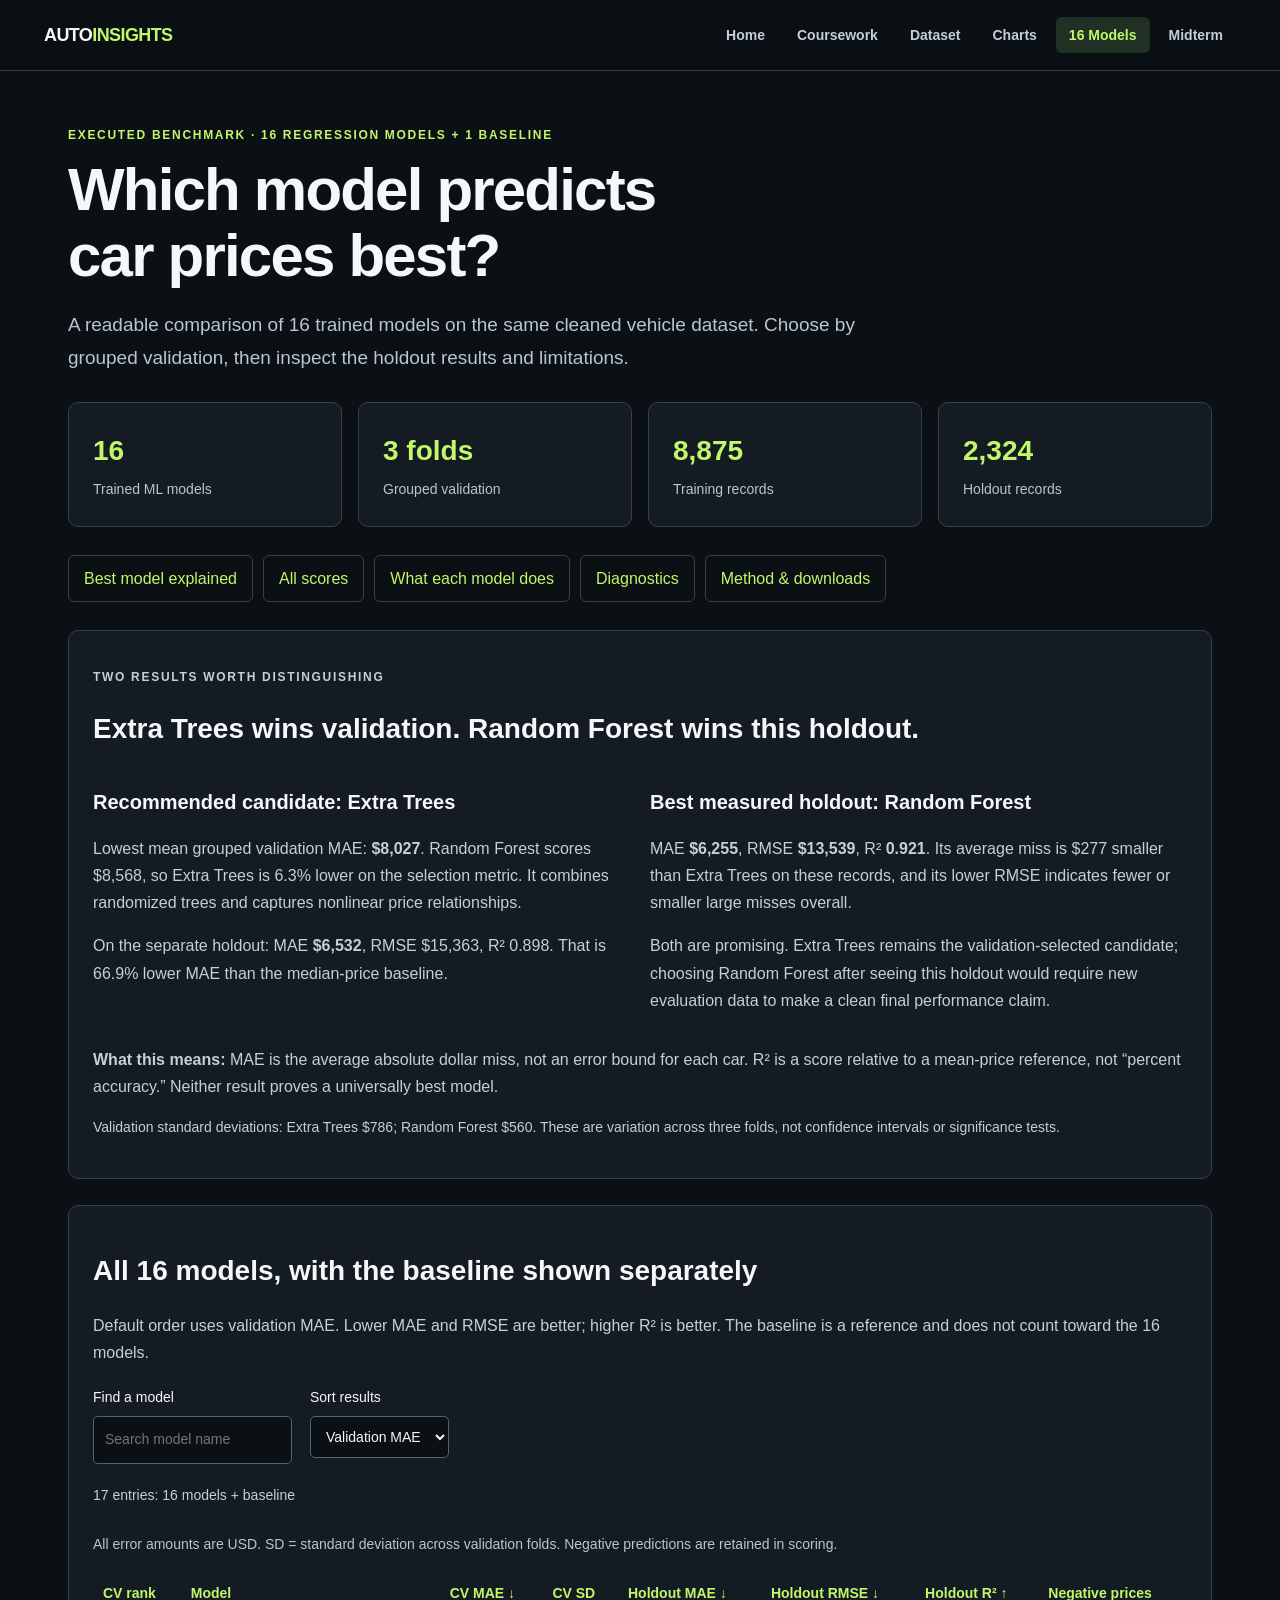
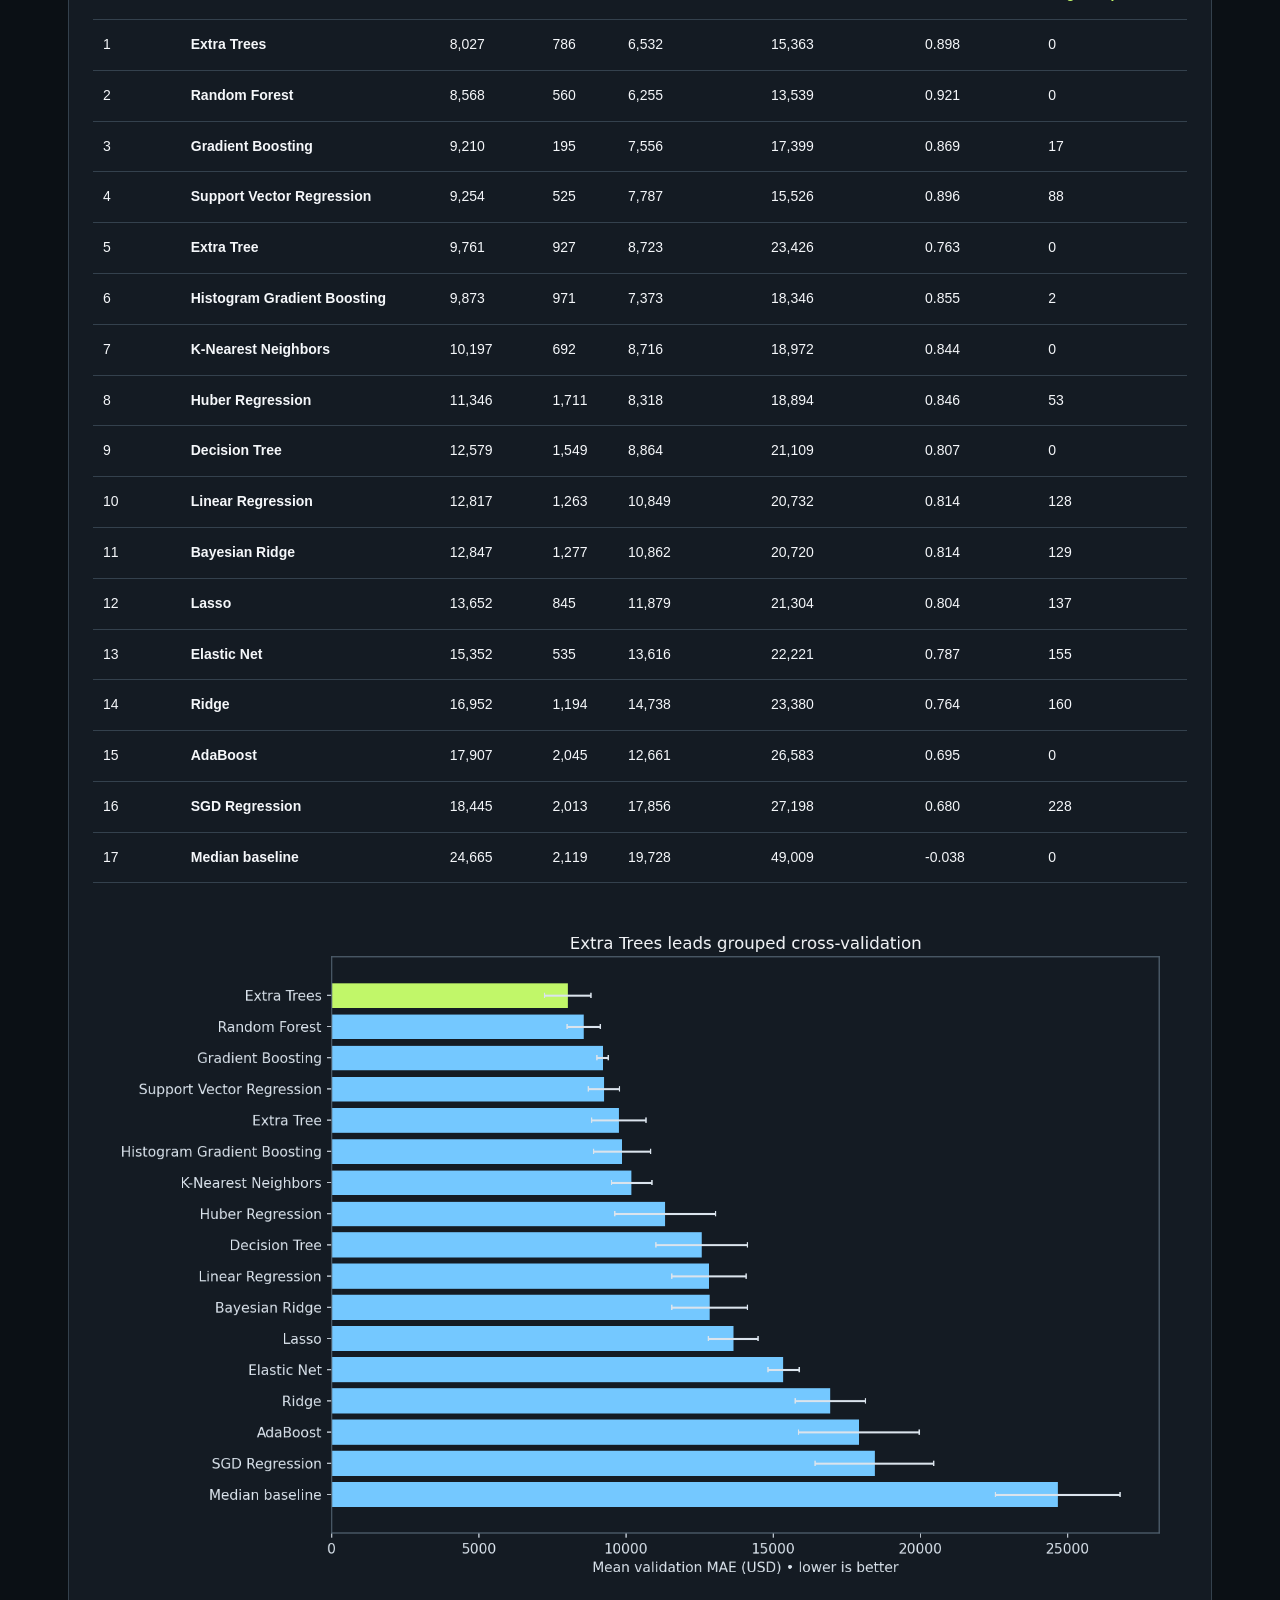
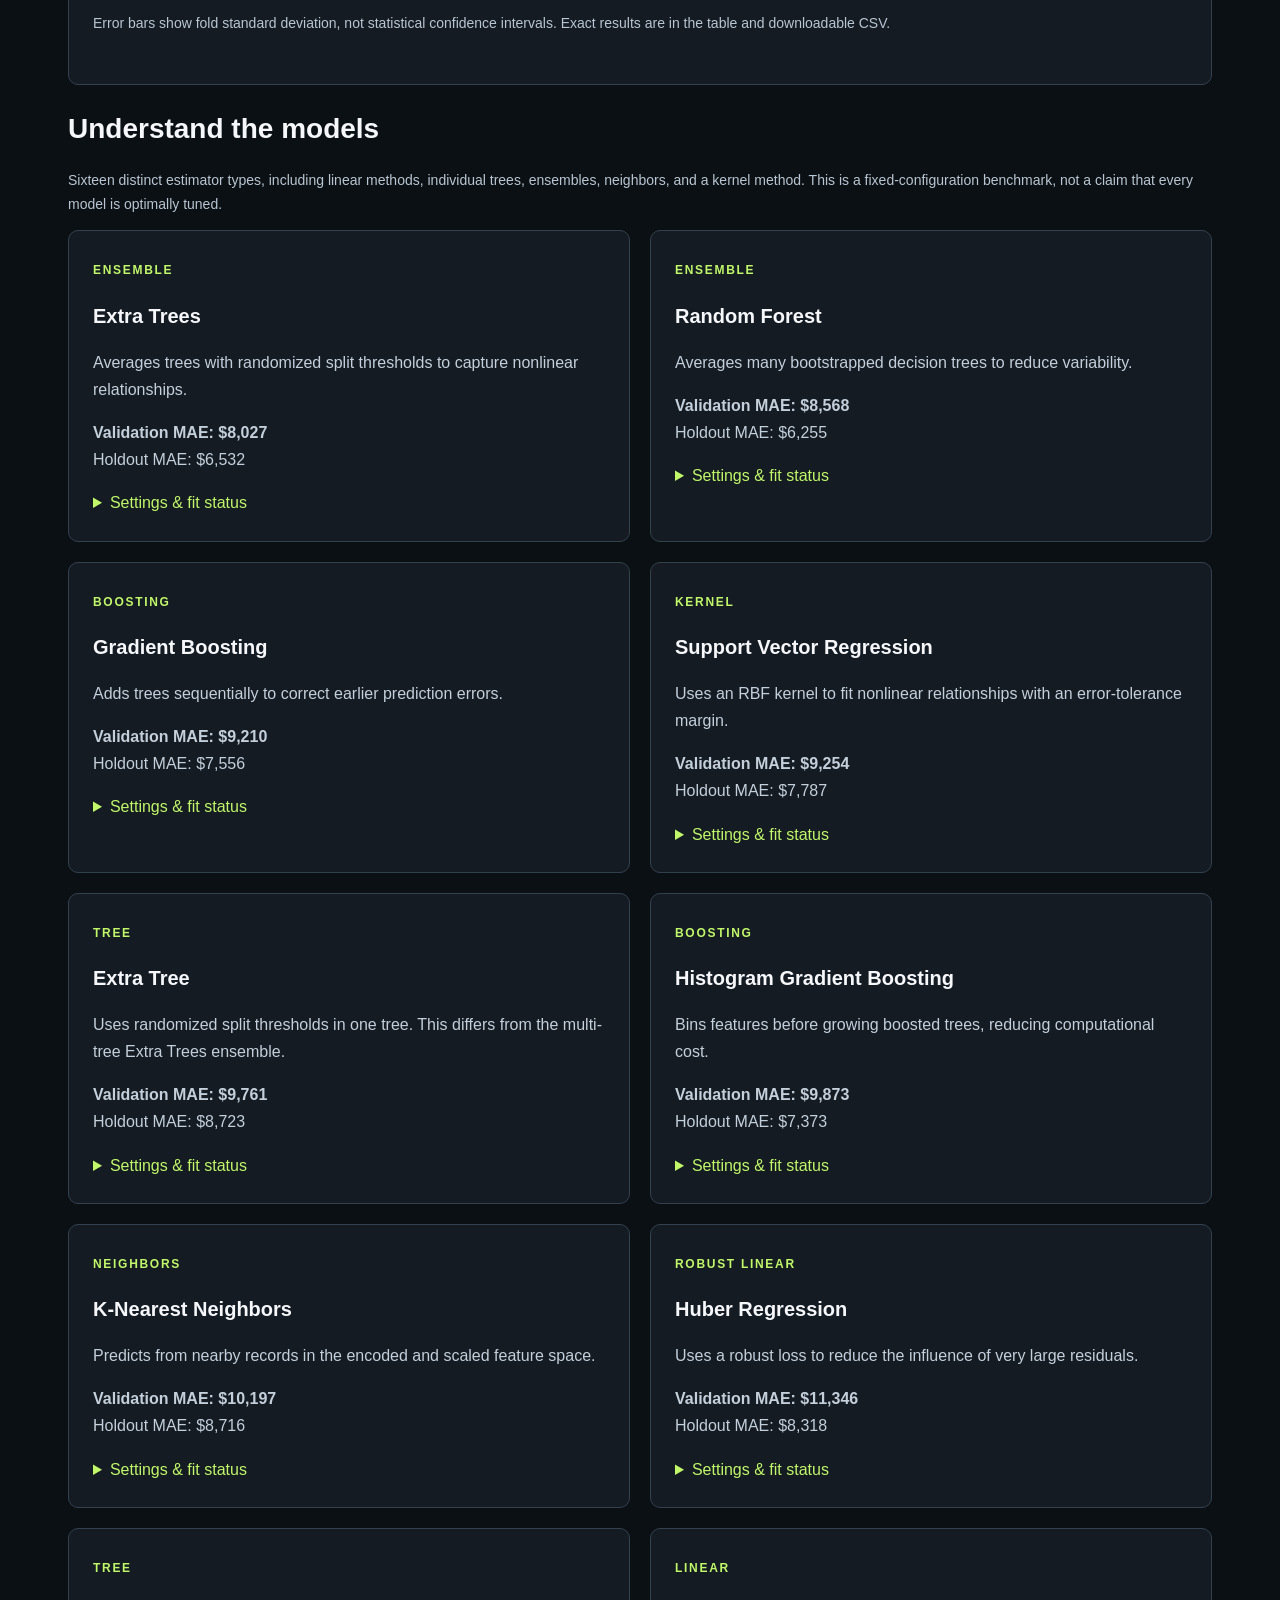
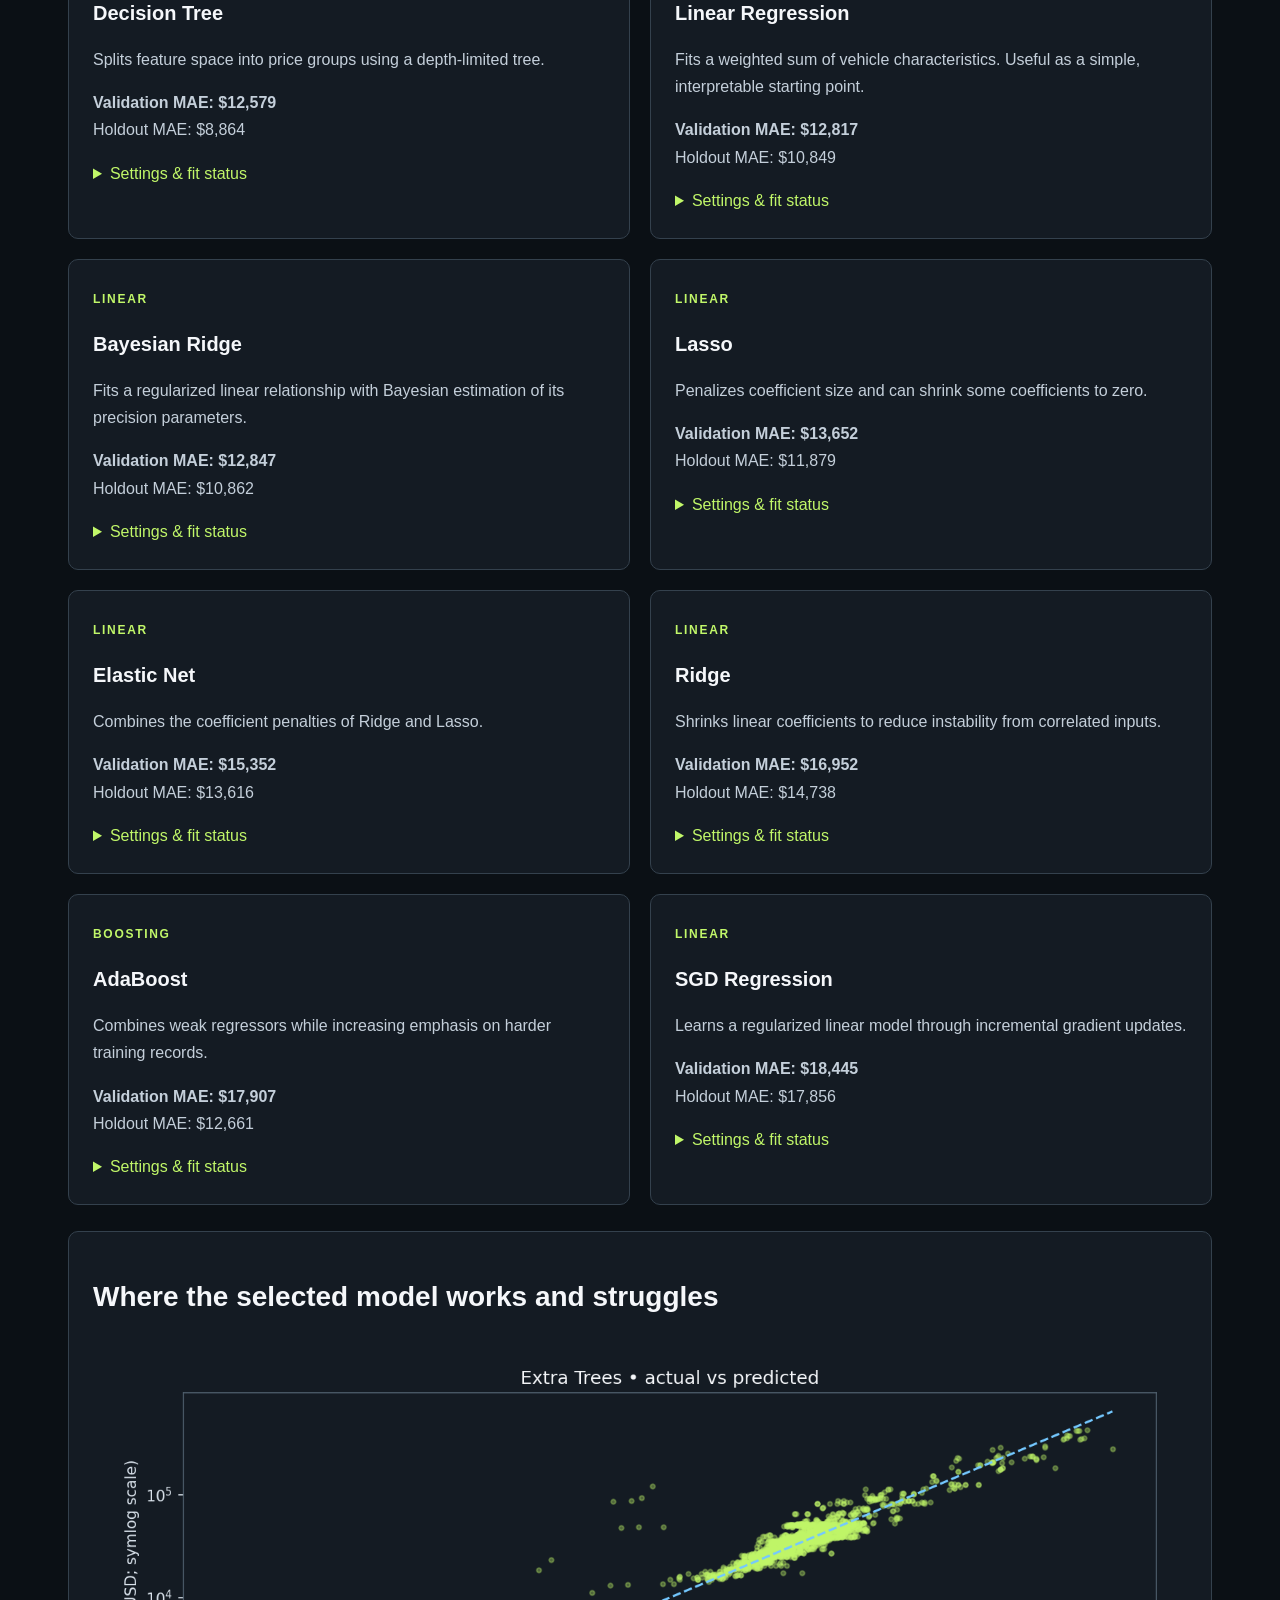
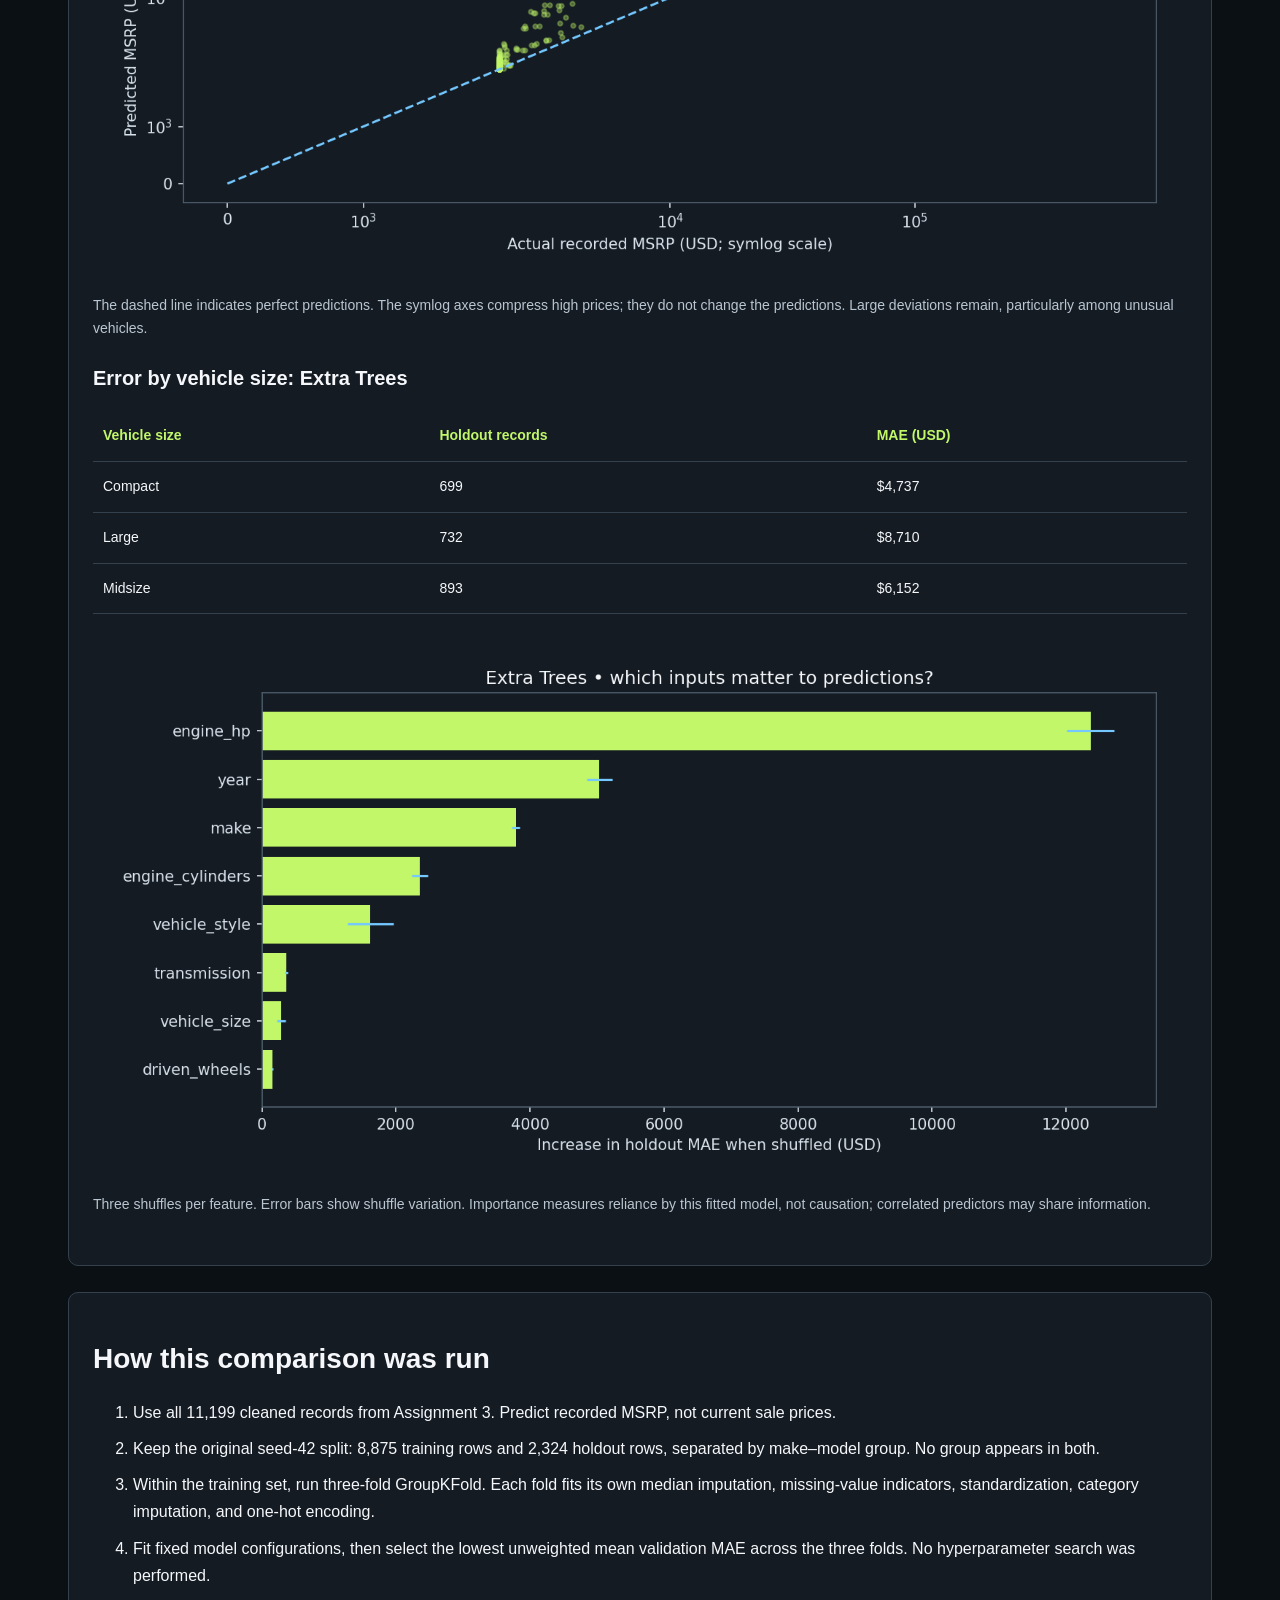
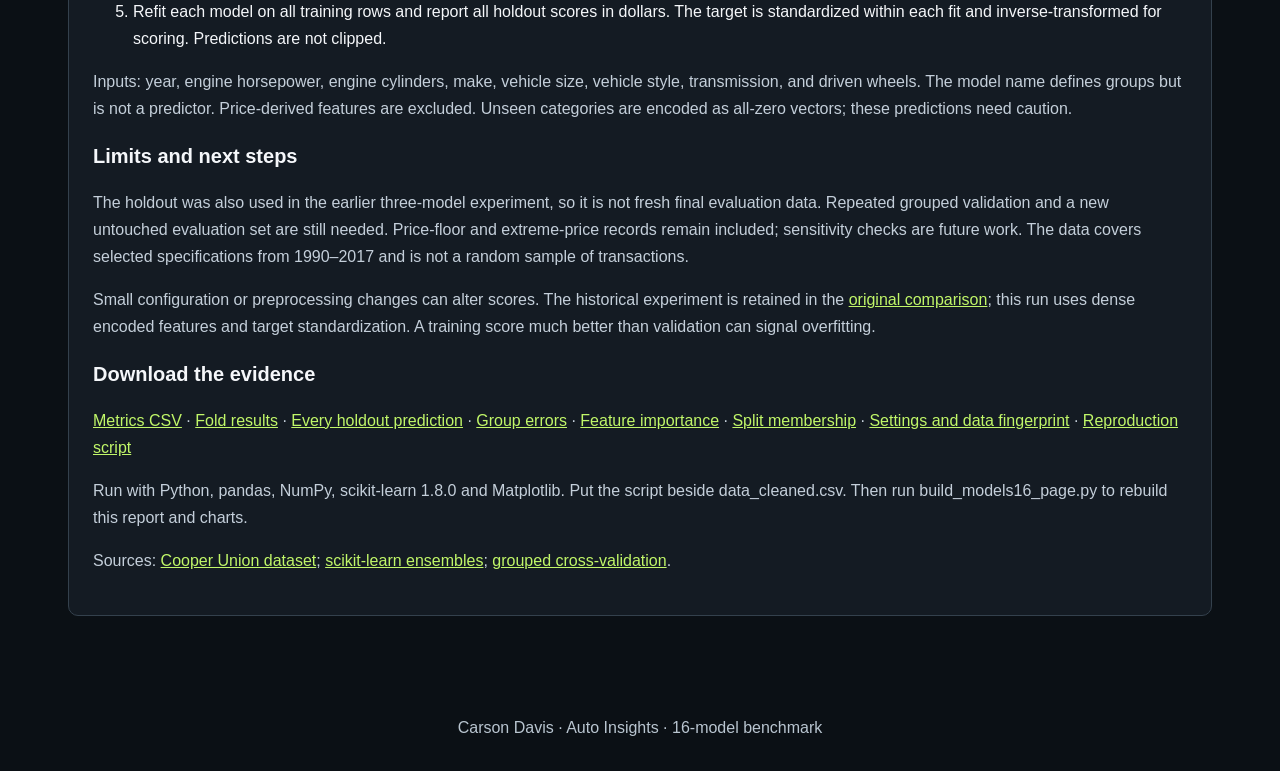
<file: models.html>
<!doctype html><html lang="en"><head><meta charset="utf-8"><meta name="viewport" content="width=device-width,initial-scale=1"><title>16 Machine Learning Models | Auto Insights</title><style>*{box-sizing:border-box}body{background:#0b1015;color:#f5f7fa;line-height:1.7}main{max-width:1192px;margin:auto;padding:42px 24px}a{color:#c1f769}h1{font-size:clamp(36px,5vw,60px);line-height:1.1;letter-spacing:-1.8px;margin:12px 0 20px}h2{font-size:28px;line-height:1.25}h3{font-size:20px;line-height:1.3}.eyebrow{text-transform:uppercase;letter-spacing:1.7px;font-size:12px;color:#c1f769;font-weight:800}.lead{font-size:19px;color:#b9c5d0;max-width:850px}.stats{display:grid;grid-template-columns:repeat(4,1fr);gap:16px;margin:28px 0}.stat,.model-card,.panel{background:#141b23;padding:24px;border:1px solid #34414d;border-radius:10px}.stat strong{display:block;font-size:28px;color:#c1f769}.stat span{font-size:14px;color:#b9c5d0}.jump{display:flex;gap:10px;flex-wrap:wrap;margin:28px 0}.jump a{padding:9px 15px;border:1px solid #34414d;border-radius:6px;text-decoration:none}.panel{margin:26px 0}.panel p,.model-card p{color:#c4cfda}.grid{display:grid;grid-template-columns:repeat(2,1fr);gap:20px}section{scroll-margin-top:100px}.table-scroll{overflow:auto}table{border-collapse:collapse;width:100%;font-size:14px;min-width:850px}th,td{padding:13px 10px;text-align:left;border-bottom:1px solid #34414d}thead th{color:#c1f769}caption{text-align:left;color:#b9c5d0;margin:12px 0}.controls{display:flex;gap:18px;flex-wrap:wrap;margin:20px 0}label{font-size:14px}input,select{display:block;padding:11px;background:#0b1015;color:#f5f7fa;border:1px solid #526270;border-radius:5px;font:inherit;margin-top:6px}img{width:100%;height:auto}figure{margin:24px 0}figcaption{font-size:14px;color:#b9c5d0}pre{white-space:pre-wrap;overflow-wrap:anywhere;font-size:12px}summary{cursor:pointer;color:#c1f769}li{margin:9px 0}.note{font-size:14px;color:#b9c5d0}footer{padding:30px;text-align:center;color:#b9c5d0}@media(max-width:750px){.grid{grid-template-columns:1fr}.stats{grid-template-columns:repeat(2,1fr)}.panel{padding:18px}main{padding:25px 18px}}</style><link rel="stylesheet" href="navigation.css"></head><body><header class="ai-header"><div class="ai-bar"><a class="ai-logo" href="index.html">AUTO<span>INSIGHTS</span></a><nav class="ai-links" aria-label="Main navigation"><a href="index.html">Home</a><a href="index.html#assignments">Coursework</a><a href="dataset.html">Dataset</a><a href="visualizations.html">Charts</a><a href="models.html" aria-current="page">16 Models</a><a href="index.html#midterm">Midterm</a></nav><details class="ai-mobile"><summary>Menu</summary><nav aria-label="Mobile navigation"><a href="index.html">Home</a><a href="index.html#assignments">Coursework</a><a href="dataset.html">Dataset</a><a href="visualizations.html">Charts</a><a href="models.html" aria-current="page">16 Models</a><a href="index.html#midterm">Midterm</a></nav></details></div></header><main><p class="eyebrow">Executed benchmark · 16 regression models + 1 baseline</p><h1>Which model predicts<br>car prices best?</h1><p class="lead">A readable comparison of 16 trained models on the same cleaned vehicle dataset. Choose by grouped validation, then inspect the holdout results and limitations.</p><div class="stats"><div class="stat"><strong>16</strong><span>Trained ML models</span></div><div class="stat"><strong>3 folds</strong><span>Grouped validation</span></div><div class="stat"><strong>8,875</strong><span>Training records</span></div><div class="stat"><strong>2,324</strong><span>Holdout records</span></div></div><nav class="jump" aria-label="Models page sections"><a href="#verdict">Best model explained</a><a href="#leaderboard">All scores</a><a href="#catalog">What each model does</a><a href="#diagnostics">Diagnostics</a><a href="#method">Method & downloads</a></nav>
<section class="panel" id="verdict"><p class="eyebrow">Two results worth distinguishing</p><h2>Extra Trees wins validation. Random Forest wins this holdout.</h2><div class="grid"><div><h3>Recommended candidate: Extra Trees</h3><p>Lowest mean grouped validation MAE: <strong>$8,027</strong>. Random Forest scores $8,568, so Extra Trees is 6.3% lower on the selection metric. It combines randomized trees and captures nonlinear price relationships.</p><p>On the separate holdout: MAE <strong>$6,532</strong>, RMSE $15,363, R² 0.898. That is 66.9% lower MAE than the median-price baseline.</p></div><div><h3>Best measured holdout: Random Forest</h3><p>MAE <strong>$6,255</strong>, RMSE <strong>$13,539</strong>, R² <strong>0.921</strong>. Its average miss is $277 smaller than Extra Trees on these records, and its lower RMSE indicates fewer or smaller large misses overall.</p><p>Both are promising. Extra Trees remains the validation-selected candidate; choosing Random Forest after seeing this holdout would require new evaluation data to make a clean final performance claim.</p></div></div><p><strong>What this means:</strong> MAE is the average absolute dollar miss, not an error bound for each car. R² is a score relative to a mean-price reference, not “percent accuracy.” Neither result proves a universally best model.</p><p class="note">Validation standard deviations: Extra Trees $786; Random Forest $560. These are variation across three folds, not confidence intervals or significance tests.</p></section>
<section class="panel" id="leaderboard"><h2>All 16 models, with the baseline shown separately</h2><p>Default order uses validation MAE. Lower MAE and RMSE are better; higher R² is better. The baseline is a reference and does not count toward the 16 models.</p><div class="controls"><label>Find a model<input id="filter" type="search" placeholder="Search model name"></label><label>Sort results<select id="sort"><option value="2">Validation MAE</option><option value="4">Holdout MAE</option><option value="5">Holdout RMSE</option><option value="6">Holdout R²</option></select></label></div><p id="count" class="note" aria-live="polite">17 entries: 16 models + baseline</p><div class="table-scroll"><table id="scores"><caption>All error amounts are USD. SD = standard deviation across validation folds. Negative predictions are retained in scoring.</caption><thead><tr><th>CV rank</th><th>Model</th><th>CV MAE ↓</th><th>CV SD</th><th>Holdout MAE ↓</th><th>Holdout RMSE ↓</th><th>Holdout R² ↑</th><th>Negative prices</th></tr></thead><tbody><tr data-name="extra trees"><td>1</td><th scope="row">Extra Trees</th><td>8,027</td><td>786</td><td>6,532</td><td>15,363</td><td>0.898</td><td>0</td></tr><tr data-name="random forest"><td>2</td><th scope="row">Random Forest</th><td>8,568</td><td>560</td><td>6,255</td><td>13,539</td><td>0.921</td><td>0</td></tr><tr data-name="gradient boosting"><td>3</td><th scope="row">Gradient Boosting</th><td>9,210</td><td>195</td><td>7,556</td><td>17,399</td><td>0.869</td><td>17</td></tr><tr data-name="support vector regression"><td>4</td><th scope="row">Support Vector Regression</th><td>9,254</td><td>525</td><td>7,787</td><td>15,526</td><td>0.896</td><td>88</td></tr><tr data-name="extra tree"><td>5</td><th scope="row">Extra Tree</th><td>9,761</td><td>927</td><td>8,723</td><td>23,426</td><td>0.763</td><td>0</td></tr><tr data-name="histogram gradient boosting"><td>6</td><th scope="row">Histogram Gradient Boosting</th><td>9,873</td><td>971</td><td>7,373</td><td>18,346</td><td>0.855</td><td>2</td></tr><tr data-name="k-nearest neighbors"><td>7</td><th scope="row">K-Nearest Neighbors</th><td>10,197</td><td>692</td><td>8,716</td><td>18,972</td><td>0.844</td><td>0</td></tr><tr data-name="huber regression"><td>8</td><th scope="row">Huber Regression</th><td>11,346</td><td>1,711</td><td>8,318</td><td>18,894</td><td>0.846</td><td>53</td></tr><tr data-name="decision tree"><td>9</td><th scope="row">Decision Tree</th><td>12,579</td><td>1,549</td><td>8,864</td><td>21,109</td><td>0.807</td><td>0</td></tr><tr data-name="linear regression"><td>10</td><th scope="row">Linear Regression</th><td>12,817</td><td>1,263</td><td>10,849</td><td>20,732</td><td>0.814</td><td>128</td></tr><tr data-name="bayesian ridge"><td>11</td><th scope="row">Bayesian Ridge</th><td>12,847</td><td>1,277</td><td>10,862</td><td>20,720</td><td>0.814</td><td>129</td></tr><tr data-name="lasso"><td>12</td><th scope="row">Lasso</th><td>13,652</td><td>845</td><td>11,879</td><td>21,304</td><td>0.804</td><td>137</td></tr><tr data-name="elastic net"><td>13</td><th scope="row">Elastic Net</th><td>15,352</td><td>535</td><td>13,616</td><td>22,221</td><td>0.787</td><td>155</td></tr><tr data-name="ridge"><td>14</td><th scope="row">Ridge</th><td>16,952</td><td>1,194</td><td>14,738</td><td>23,380</td><td>0.764</td><td>160</td></tr><tr data-name="adaboost"><td>15</td><th scope="row">AdaBoost</th><td>17,907</td><td>2,045</td><td>12,661</td><td>26,583</td><td>0.695</td><td>0</td></tr><tr data-name="sgd regression"><td>16</td><th scope="row">SGD Regression</th><td>18,445</td><td>2,013</td><td>17,856</td><td>27,198</td><td>0.680</td><td>228</td></tr><tr data-name="median baseline"><td>17</td><th scope="row">Median baseline</th><td>24,665</td><td>2,119</td><td>19,728</td><td>49,009</td><td>-0.038</td><td>0</td></tr></tbody></table></div><figure><img src="model_results16/validation.png" alt="All 16 models and median baseline ranked by mean grouped validation MAE. Extra Trees is lowest at $8,027, followed by Random Forest at $8,568."><figcaption>Error bars show fold standard deviation, not statistical confidence intervals. Exact results are in the table and downloadable CSV.</figcaption></figure></section>
<section id="catalog"><h2>Understand the models</h2><p class="note">Sixteen distinct estimator types, including linear methods, individual trees, ensembles, neighbors, and a kernel method. This is a fixed-configuration benchmark, not a claim that every model is optimally tuned.</p><div class="grid"><article class="model-card"><span class="eyebrow">Ensemble</span><h3>Extra Trees</h3><p>Averages trees with randomized split thresholds to capture nonlinear relationships.</p><p><strong>Validation MAE: $8,027</strong><br>Holdout MAE: $6,532</p><details><summary>Settings & fit status</summary><pre>ExtraTreesRegressor(max_depth=18, min_samples_leaf=2, n_estimators=120,
                    n_jobs=2, random_state=42)</pre><p>Completed</p></details></article><article class="model-card"><span class="eyebrow">Ensemble</span><h3>Random Forest</h3><p>Averages many bootstrapped decision trees to reduce variability.</p><p><strong>Validation MAE: $8,568</strong><br>Holdout MAE: $6,255</p><details><summary>Settings & fit status</summary><pre>RandomForestRegressor(max_depth=18, min_samples_leaf=2, n_estimators=120,
                      n_jobs=2, random_state=42)</pre><p>Completed</p></details></article><article class="model-card"><span class="eyebrow">Boosting</span><h3>Gradient Boosting</h3><p>Adds trees sequentially to correct earlier prediction errors.</p><p><strong>Validation MAE: $9,210</strong><br>Holdout MAE: $7,556</p><details><summary>Settings & fit status</summary><pre>GradientBoostingRegressor(min_samples_leaf=5, n_estimators=150, random_state=42)</pre><p>Completed</p></details></article><article class="model-card"><span class="eyebrow">Kernel</span><h3>Support Vector Regression</h3><p>Uses an RBF kernel to fit nonlinear relationships with an error-tolerance margin.</p><p><strong>Validation MAE: $9,254</strong><br>Holdout MAE: $7,787</p><details><summary>Settings & fit status</summary><pre>SVR(C=10, epsilon=0.05)</pre><p>Completed</p></details></article><article class="model-card"><span class="eyebrow">Tree</span><h3>Extra Tree</h3><p>Uses randomized split thresholds in one tree. This differs from the multi-tree Extra Trees ensemble.</p><p><strong>Validation MAE: $9,761</strong><br>Holdout MAE: $8,723</p><details><summary>Settings & fit status</summary><pre>ExtraTreeRegressor(max_depth=18, min_samples_leaf=2, random_state=42)</pre><p>Completed</p></details></article><article class="model-card"><span class="eyebrow">Boosting</span><h3>Histogram Gradient Boosting</h3><p>Bins features before growing boosted trees, reducing computational cost.</p><p><strong>Validation MAE: $9,873</strong><br>Holdout MAE: $7,373</p><details><summary>Settings & fit status</summary><pre>HistGradientBoostingRegressor(early_stopping=False, l2_regularization=1,
                              max_iter=150, max_leaf_nodes=20, random_state=42)</pre><p>Completed</p></details></article><article class="model-card"><span class="eyebrow">Neighbors</span><h3>K-Nearest Neighbors</h3><p>Predicts from nearby records in the encoded and scaled feature space.</p><p><strong>Validation MAE: $10,197</strong><br>Holdout MAE: $8,716</p><details><summary>Settings & fit status</summary><pre>KNeighborsRegressor(n_neighbors=10, weights=&#x27;distance&#x27;)</pre><p>Completed</p></details></article><article class="model-card"><span class="eyebrow">Robust linear</span><h3>Huber Regression</h3><p>Uses a robust loss to reduce the influence of very large residuals.</p><p><strong>Validation MAE: $11,346</strong><br>Holdout MAE: $8,318</p><details><summary>Settings & fit status</summary><pre>HuberRegressor(max_iter=5000)</pre><p>Completed</p></details></article><article class="model-card"><span class="eyebrow">Tree</span><h3>Decision Tree</h3><p>Splits feature space into price groups using a depth-limited tree.</p><p><strong>Validation MAE: $12,579</strong><br>Holdout MAE: $8,864</p><details><summary>Settings & fit status</summary><pre>DecisionTreeRegressor(max_depth=8, min_samples_leaf=5, random_state=42)</pre><p>Completed</p></details></article><article class="model-card"><span class="eyebrow">Linear</span><h3>Linear Regression</h3><p>Fits a weighted sum of vehicle characteristics. Useful as a simple, interpretable starting point.</p><p><strong>Validation MAE: $12,817</strong><br>Holdout MAE: $10,849</p><details><summary>Settings & fit status</summary><pre>LinearRegression()</pre><p>Completed</p></details></article><article class="model-card"><span class="eyebrow">Linear</span><h3>Bayesian Ridge</h3><p>Fits a regularized linear relationship with Bayesian estimation of its precision parameters.</p><p><strong>Validation MAE: $12,847</strong><br>Holdout MAE: $10,862</p><details><summary>Settings & fit status</summary><pre>BayesianRidge()</pre><p>Completed</p></details></article><article class="model-card"><span class="eyebrow">Linear</span><h3>Lasso</h3><p>Penalizes coefficient size and can shrink some coefficients to zero.</p><p><strong>Validation MAE: $13,652</strong><br>Holdout MAE: $11,879</p><details><summary>Settings & fit status</summary><pre>Lasso(alpha=0.001, max_iter=10000)</pre><p>Completed</p></details></article><article class="model-card"><span class="eyebrow">Linear</span><h3>Elastic Net</h3><p>Combines the coefficient penalties of Ridge and Lasso.</p><p><strong>Validation MAE: $15,352</strong><br>Holdout MAE: $13,616</p><details><summary>Settings & fit status</summary><pre>ElasticNet(alpha=0.001, max_iter=10000)</pre><p>Completed</p></details></article><article class="model-card"><span class="eyebrow">Linear</span><h3>Ridge</h3><p>Shrinks linear coefficients to reduce instability from correlated inputs.</p><p><strong>Validation MAE: $16,952</strong><br>Holdout MAE: $14,738</p><details><summary>Settings & fit status</summary><pre>Ridge(alpha=10)</pre><p>Completed</p></details></article><article class="model-card"><span class="eyebrow">Boosting</span><h3>AdaBoost</h3><p>Combines weak regressors while increasing emphasis on harder training records.</p><p><strong>Validation MAE: $17,907</strong><br>Holdout MAE: $12,661</p><details><summary>Settings & fit status</summary><pre>AdaBoostRegressor(learning_rate=0.05, n_estimators=80, random_state=42)</pre><p>Completed</p></details></article><article class="model-card"><span class="eyebrow">Linear</span><h3>SGD Regression</h3><p>Learns a regularized linear model through incremental gradient updates.</p><p><strong>Validation MAE: $18,445</strong><br>Holdout MAE: $17,856</p><details><summary>Settings & fit status</summary><pre>SGDRegressor(alpha=0.001, max_iter=3000, random_state=42, tol=1e-05)</pre><p>Completed</p></details></article></div></section>
<section class="panel" id="diagnostics"><h2>Where the selected model works and struggles</h2><figure><img src="model_results16/selected_predictions.png" alt="Extra Trees actual versus predicted prices for all 2,324 holdout records, with a perfect-prediction reference line."><figcaption>The dashed line indicates perfect predictions. The symlog axes compress high prices; they do not change the predictions. Large deviations remain, particularly among unusual vehicles.</figcaption></figure><h3>Error by vehicle size: Extra Trees</h3><div class="table-scroll"><table><thead><tr><th>Vehicle size</th><th>Holdout records</th><th>MAE (USD)</th></tr></thead><tbody><tr><td>Compact</td><td>699</td><td>$4,737</td></tr><tr><td>Large</td><td>732</td><td>$8,710</td></tr><tr><td>Midsize</td><td>893</td><td>$6,152</td></tr></tbody></table></div><figure><img src="model_results16/importance.png" alt="Extra Trees permutation importance: horsepower produces the largest increase in holdout MAE when shuffled, followed by model year and make."><figcaption>Three shuffles per feature. Error bars show shuffle variation. Importance measures reliance by this fitted model, not causation; correlated predictors may share information.</figcaption></figure></section>
<section class="panel" id="method"><h2>How this comparison was run</h2><ol><li>Use all 11,199 cleaned records from Assignment 3. Predict recorded MSRP, not current sale prices.</li><li>Keep the original seed-42 split: 8,875 training rows and 2,324 holdout rows, separated by make–model group. No group appears in both.</li><li>Within the training set, run three-fold GroupKFold. Each fold fits its own median imputation, missing-value indicators, standardization, category imputation, and one-hot encoding.</li><li>Fit fixed model configurations, then select the lowest unweighted mean validation MAE across the three folds. No hyperparameter search was performed.</li><li>Refit each model on all training rows and report all holdout scores in dollars. The target is standardized within each fit and inverse-transformed for scoring. Predictions are not clipped.</li></ol><p>Inputs: year, engine horsepower, engine cylinders, make, vehicle size, vehicle style, transmission, and driven wheels. The model name defines groups but is not a predictor. Price-derived features are excluded. Unseen categories are encoded as all-zero vectors; these predictions need caution.</p><h3>Limits and next steps</h3><p>The holdout was also used in the earlier three-model experiment, so it is not fresh final evaluation data. Repeated grouped validation and a new untouched evaluation set are still needed. Price-floor and extreme-price records remain included; sensitivity checks are future work. The data covers selected specifications from 1990–2017 and is not a random sample of transactions.</p><p>Small configuration or preprocessing changes can alter scores. The historical experiment is retained in the <a href="visualizations.html#comparison">original comparison</a>; this run uses dense encoded features and target standardization. A training score much better than validation can signal overfitting.</p><h3>Download the evidence</h3><p><a href="model_results16/metrics.csv">Metrics CSV</a> · <a href="model_results16/cv_folds.csv">Fold results</a> · <a href="model_results16/test_predictions.csv">Every holdout prediction</a> · <a href="model_results16/group_errors.csv">Group errors</a> · <a href="model_results16/importance.csv">Feature importance</a> · <a href="model_results16/split.csv">Split membership</a> · <a href="model_results16/summary.json">Settings and data fingerprint</a> · <a href="run_models16.py">Reproduction script</a></p><p>Run with Python, pandas, NumPy, scikit-learn 1.8.0 and Matplotlib. Put the script beside data_cleaned.csv. Then run build_models16_page.py to rebuild this report and charts.</p><p>Sources: <a href="https://www.kaggle.com/datasets/CooperUnion/cardataset">Cooper Union dataset</a>; <a href="https://scikit-learn.org/stable/modules/ensemble.html">scikit-learn ensembles</a>; <a href="https://scikit-learn.org/stable/modules/cross_validation.html">grouped cross-validation</a>.</p></section></main><footer>Carson Davis · Auto Insights · 16-model benchmark</footer><script>
const tbody=document.querySelector('#scores tbody'), allRows=[...tbody.rows];function update(){let q=document.querySelector('#filter').value.toLowerCase();let col=+document.querySelector('#sort').value;allRows.sort((a,b)=>{let n=x=>parseFloat(x.cells[col].textContent.replaceAll(',',''));return col===6?n(b)-n(a):n(a)-n(b)});let count=0;allRows.forEach(r=>{r.hidden=!r.dataset.name.includes(q);if(!r.hidden)count++;tbody.append(r)});document.querySelector('#count').textContent=count+' matching entries (baseline included when visible)'}document.querySelector('#filter').addEventListener('input',update);document.querySelector('#sort').addEventListener('change',update);
</script></body></html>
</file>
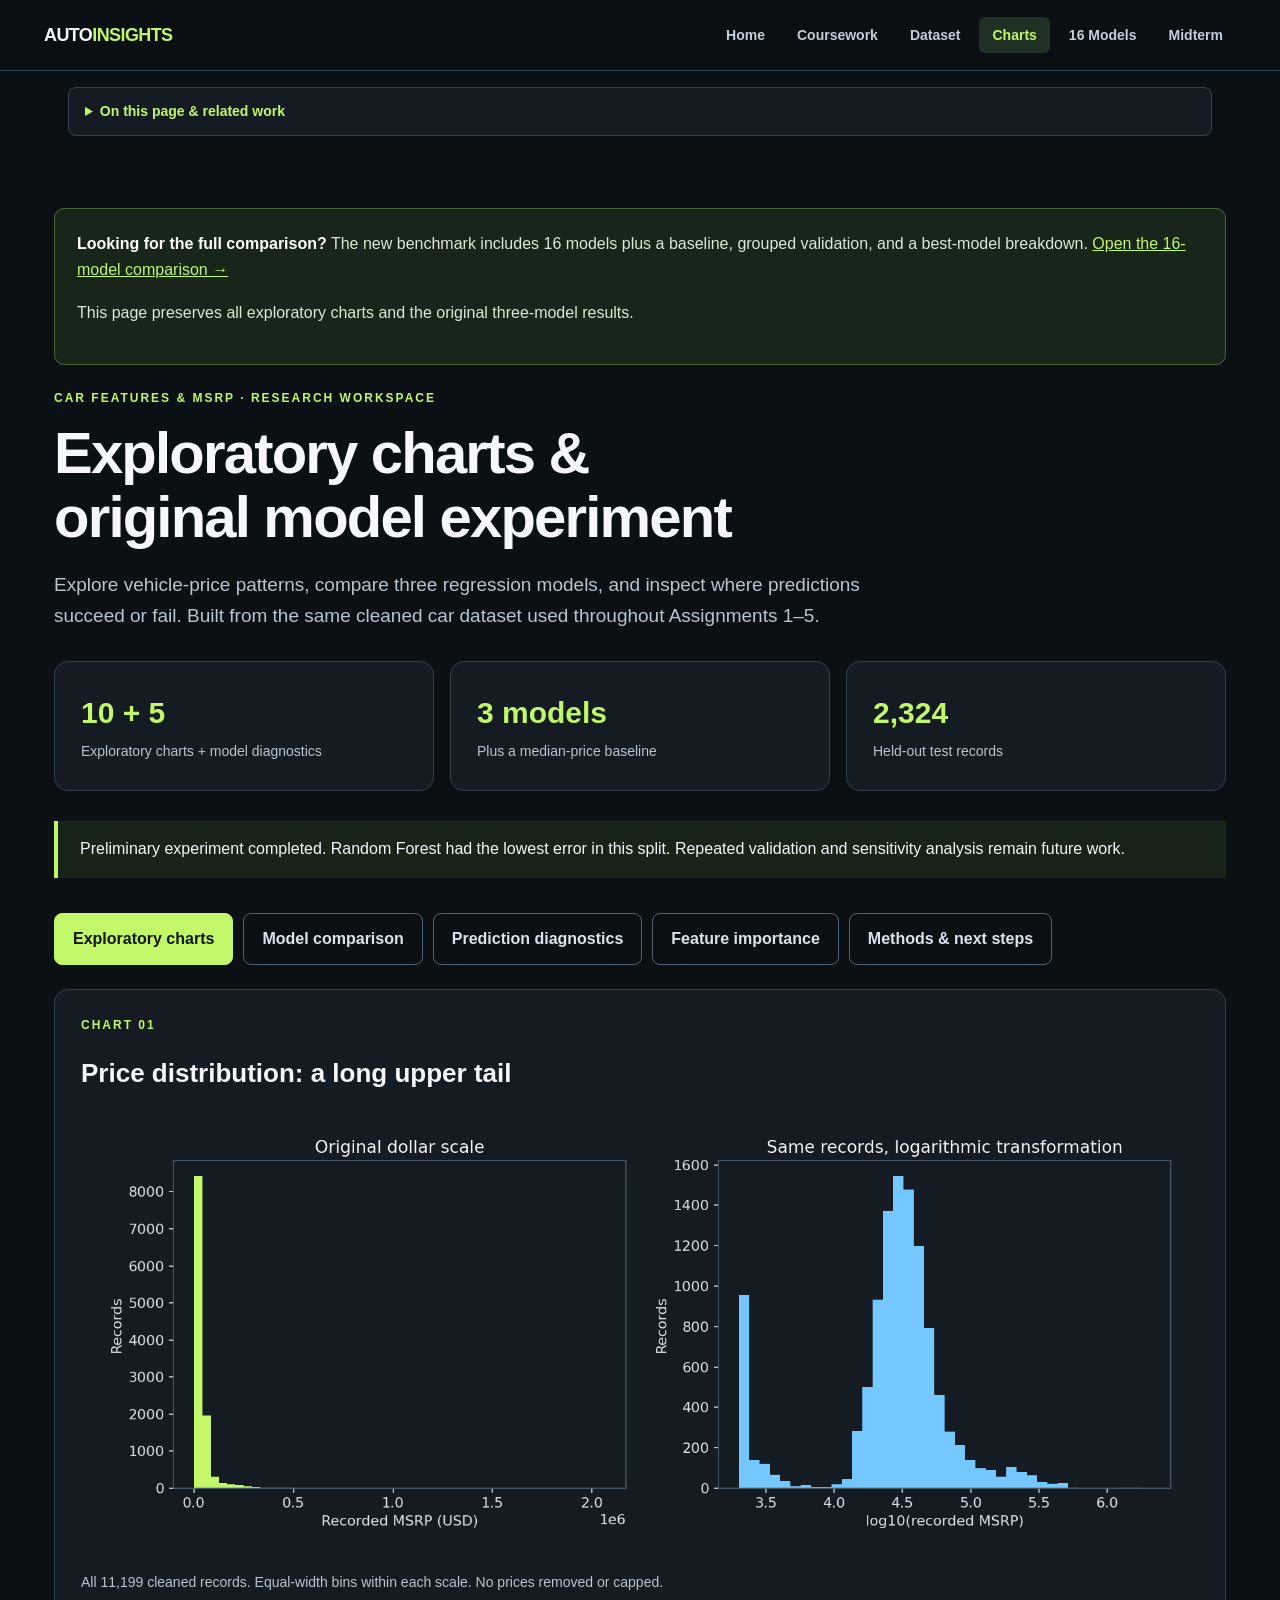
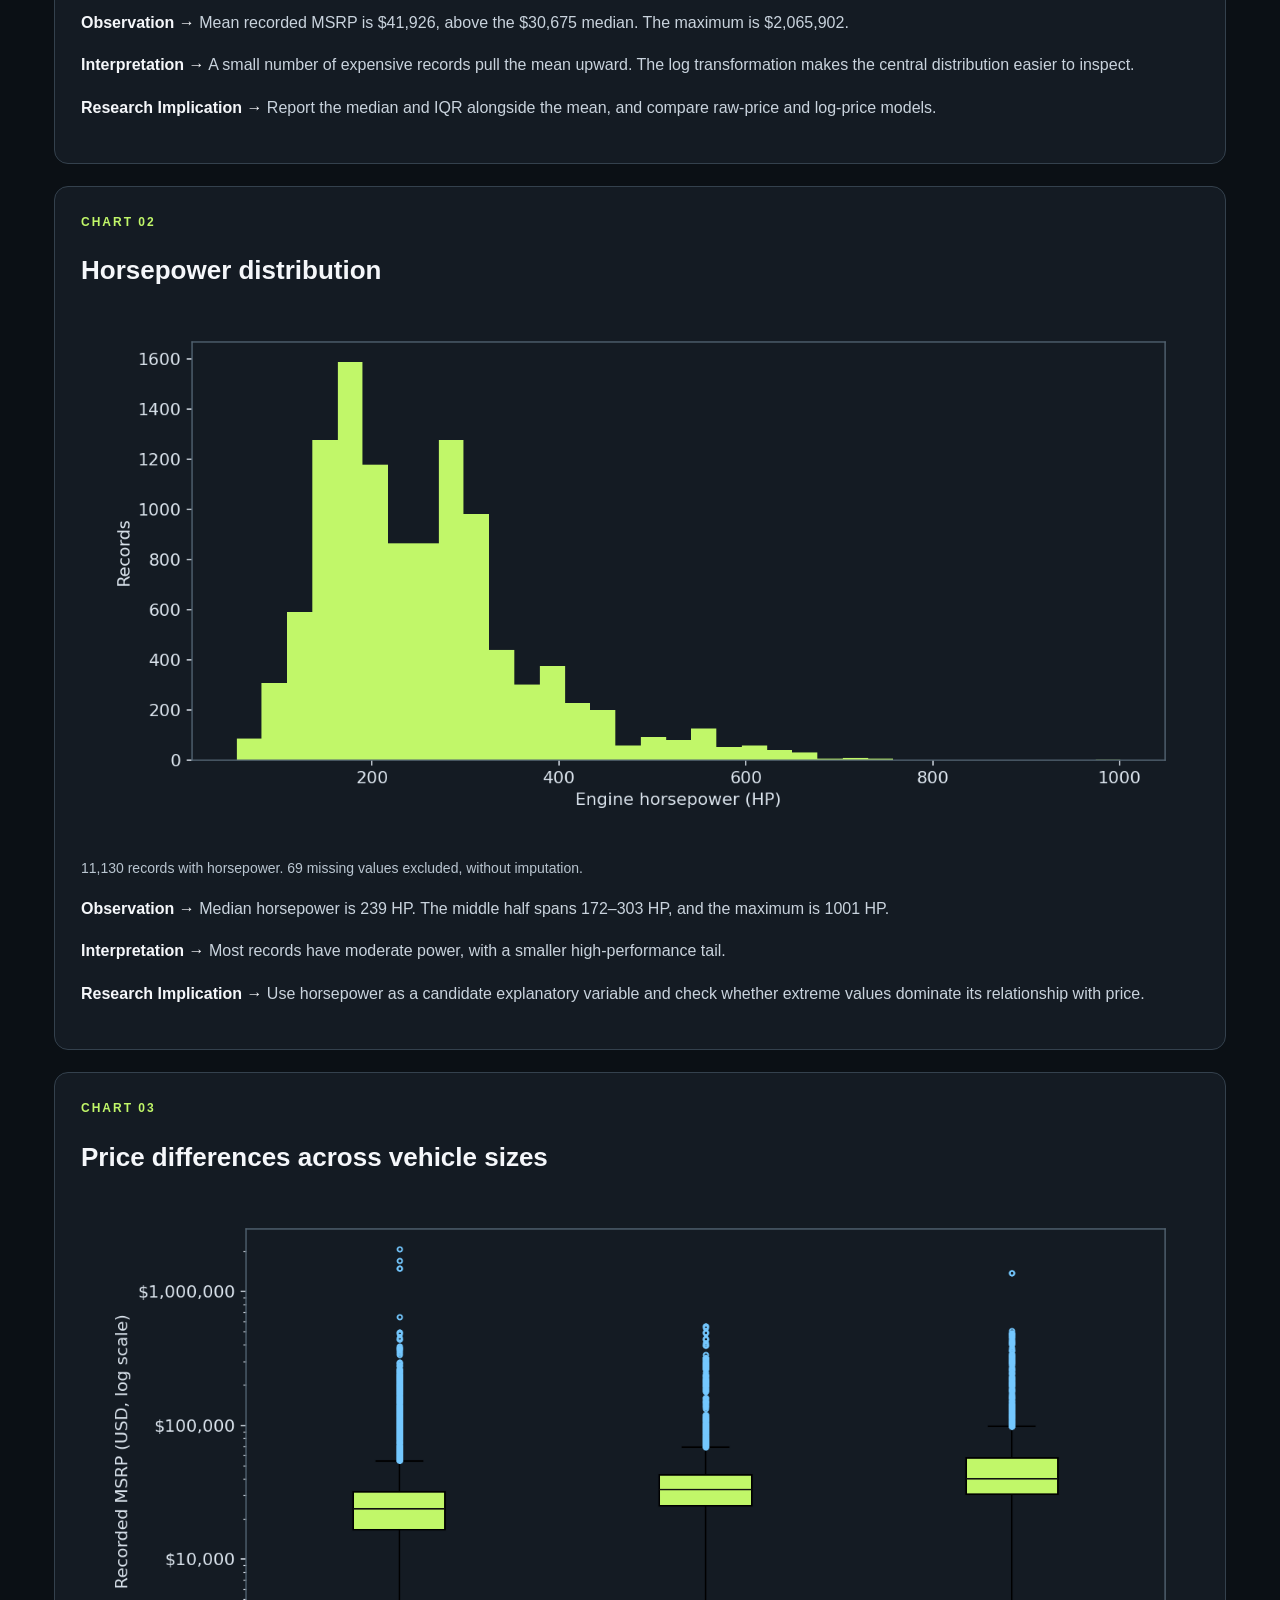
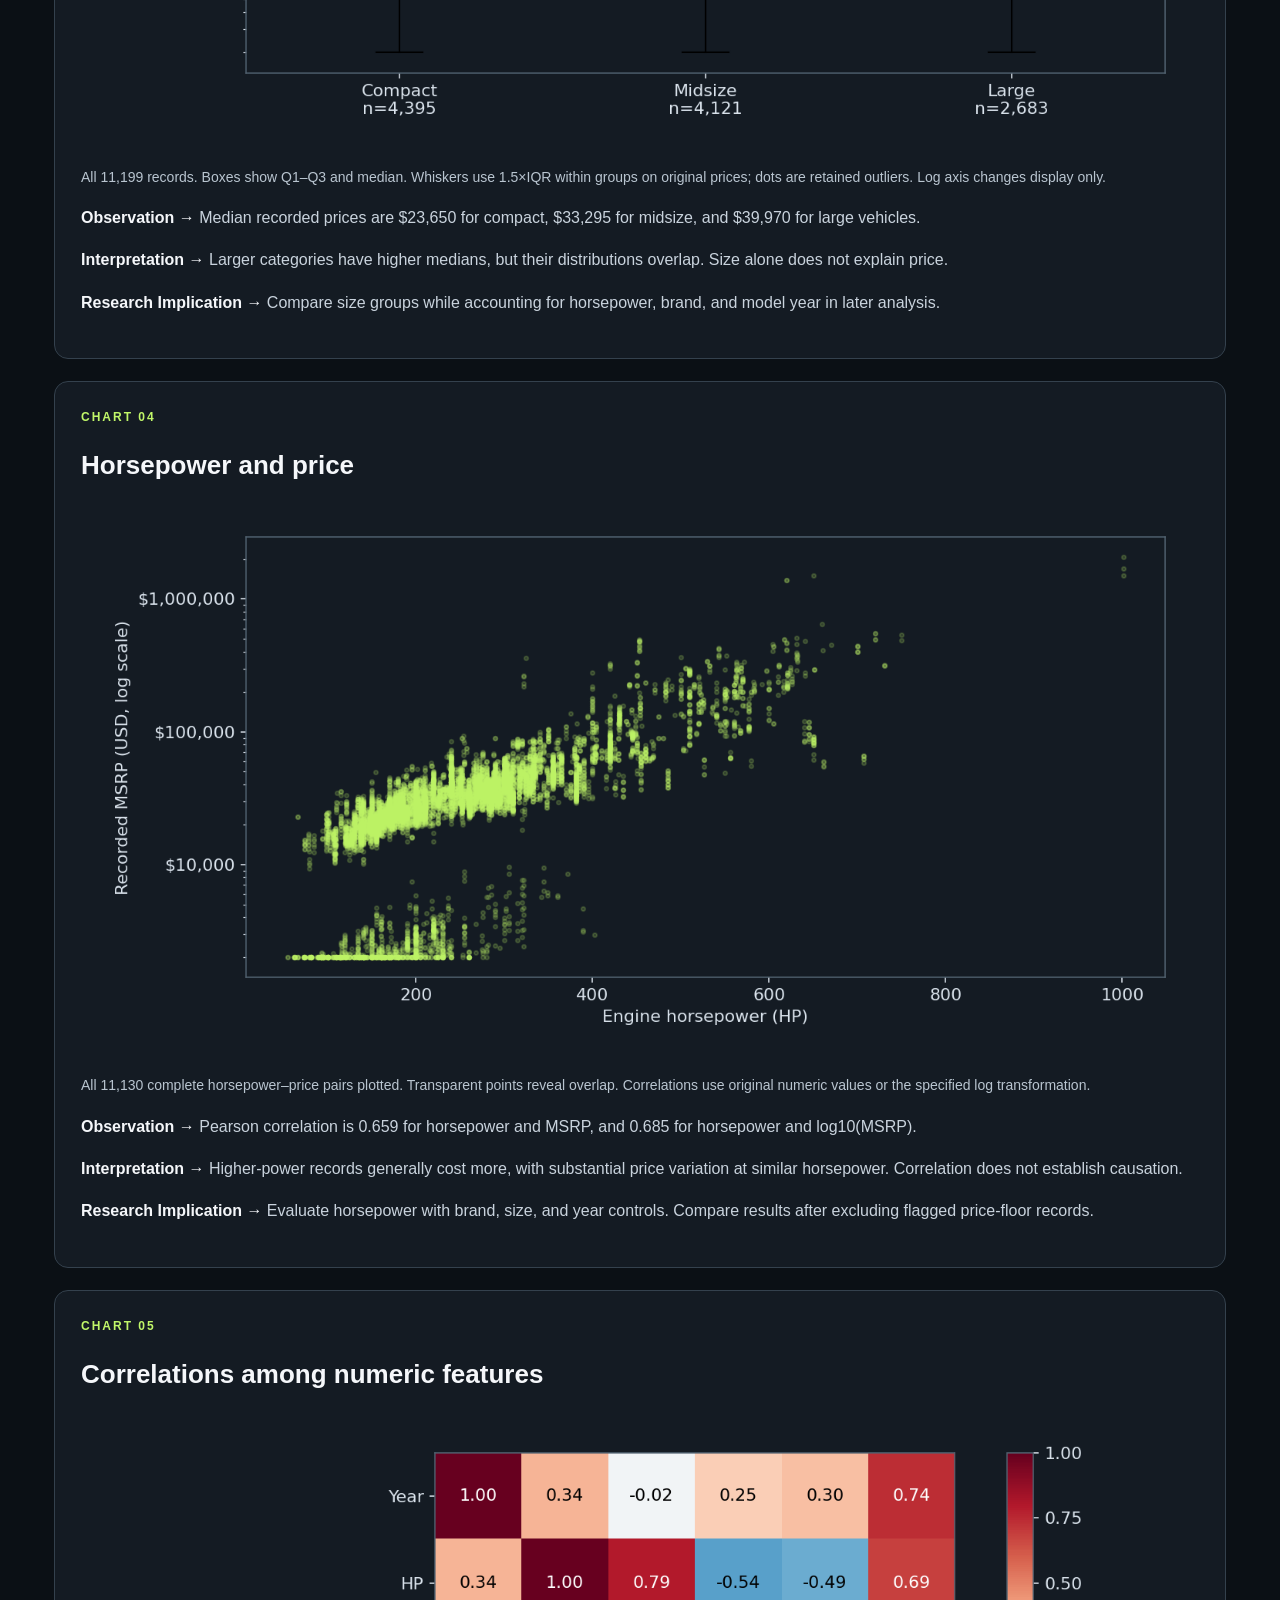
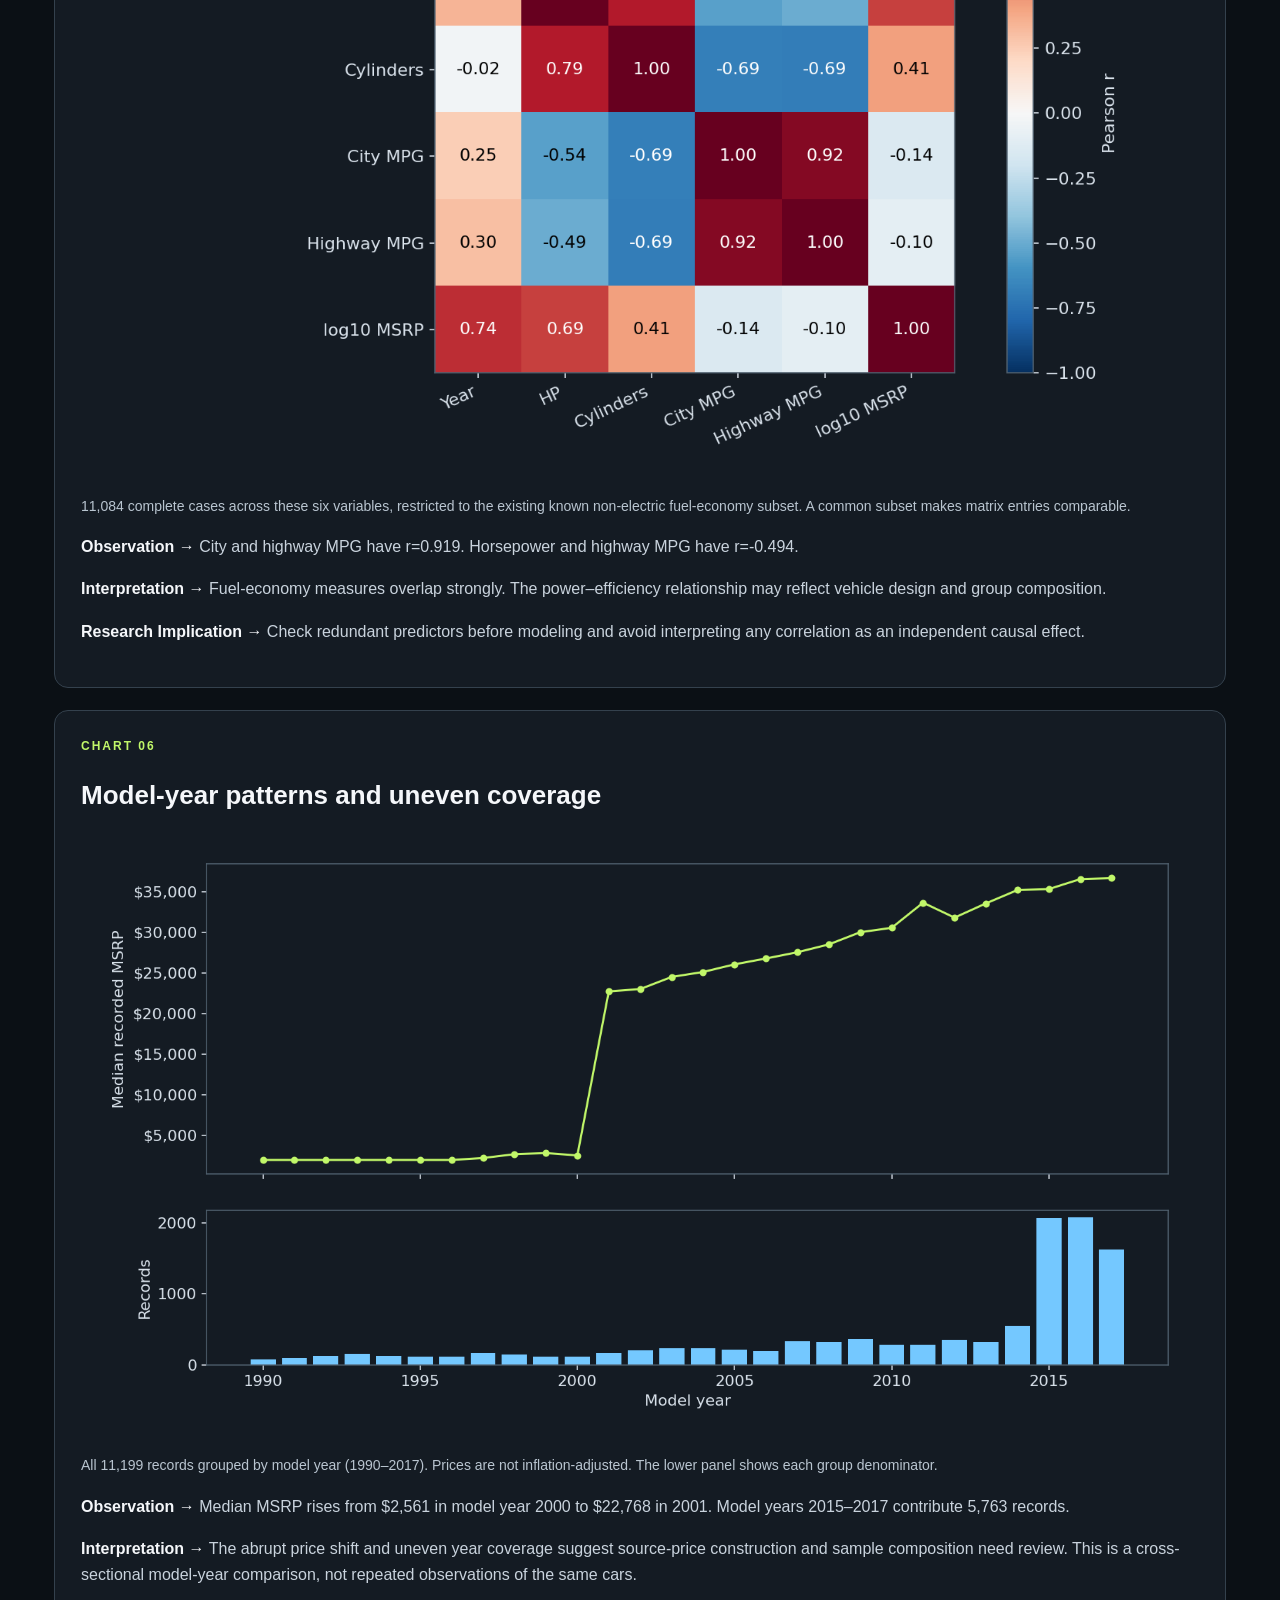
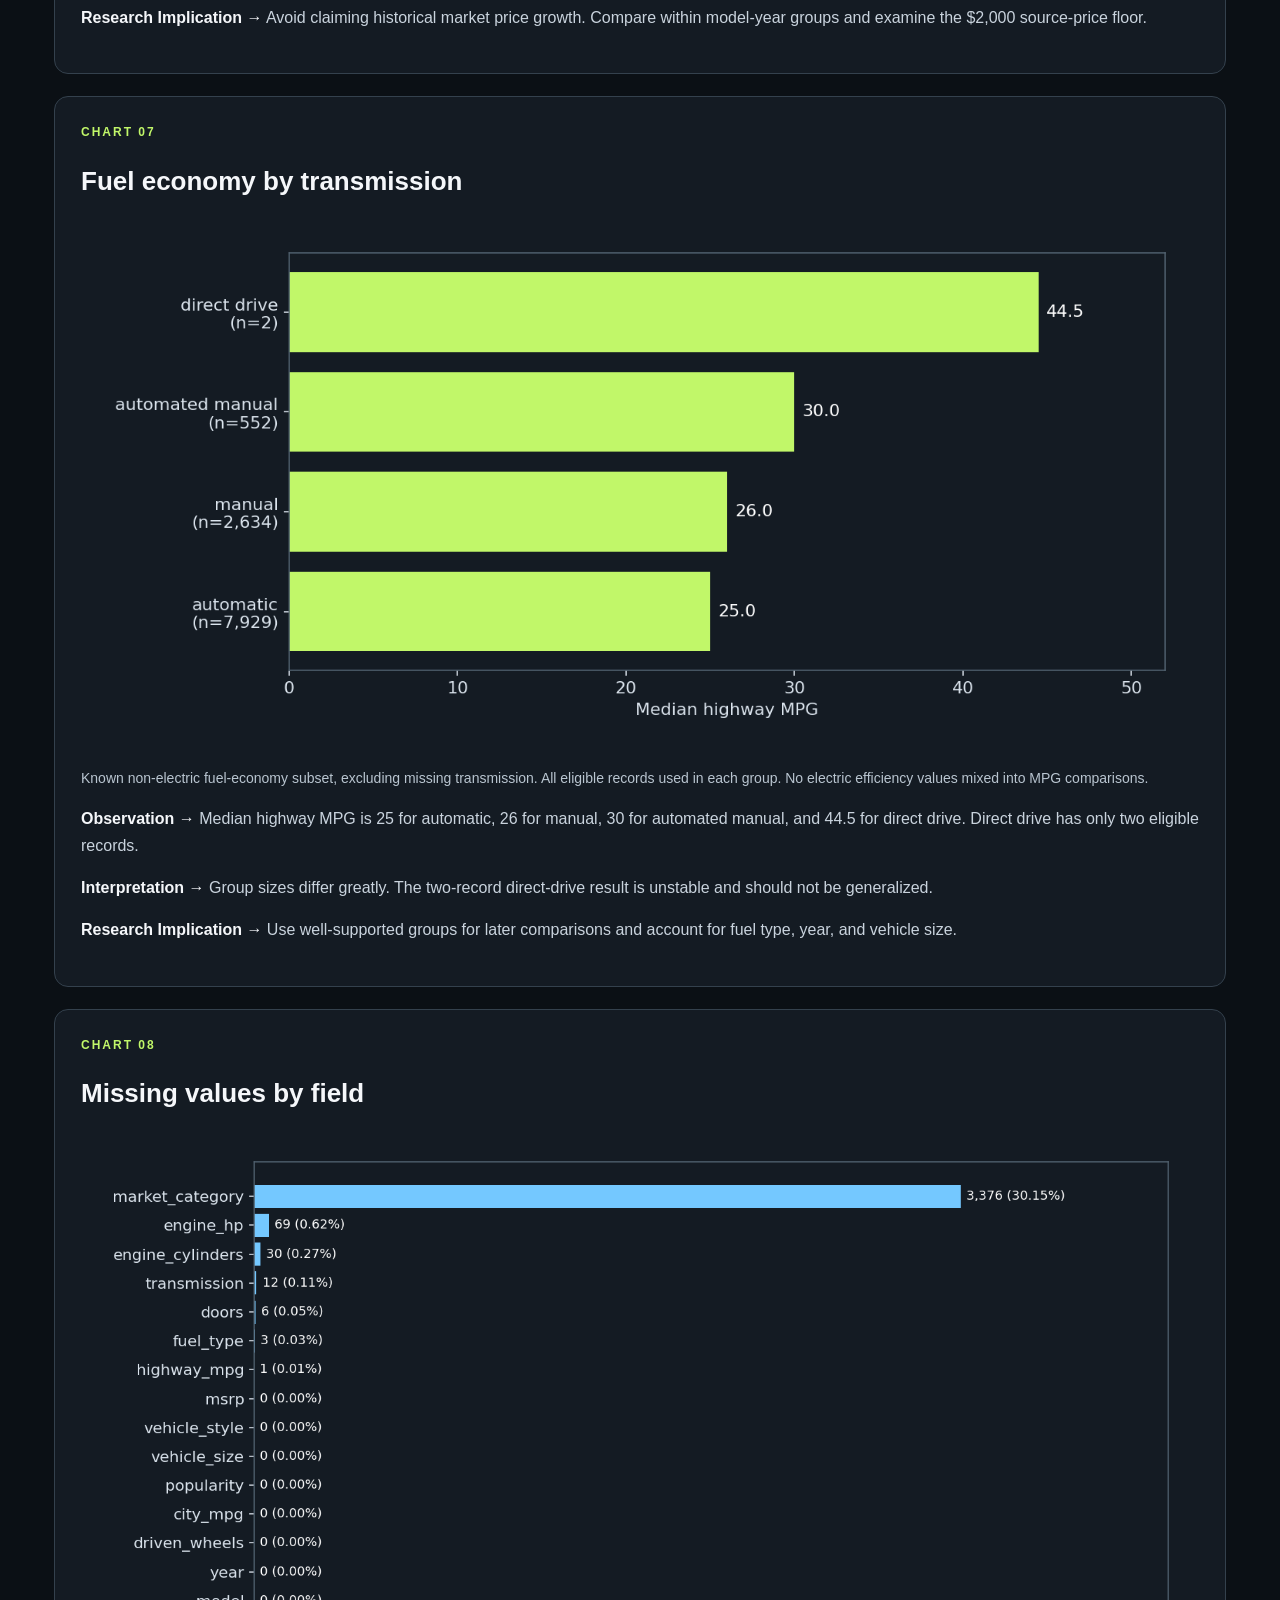
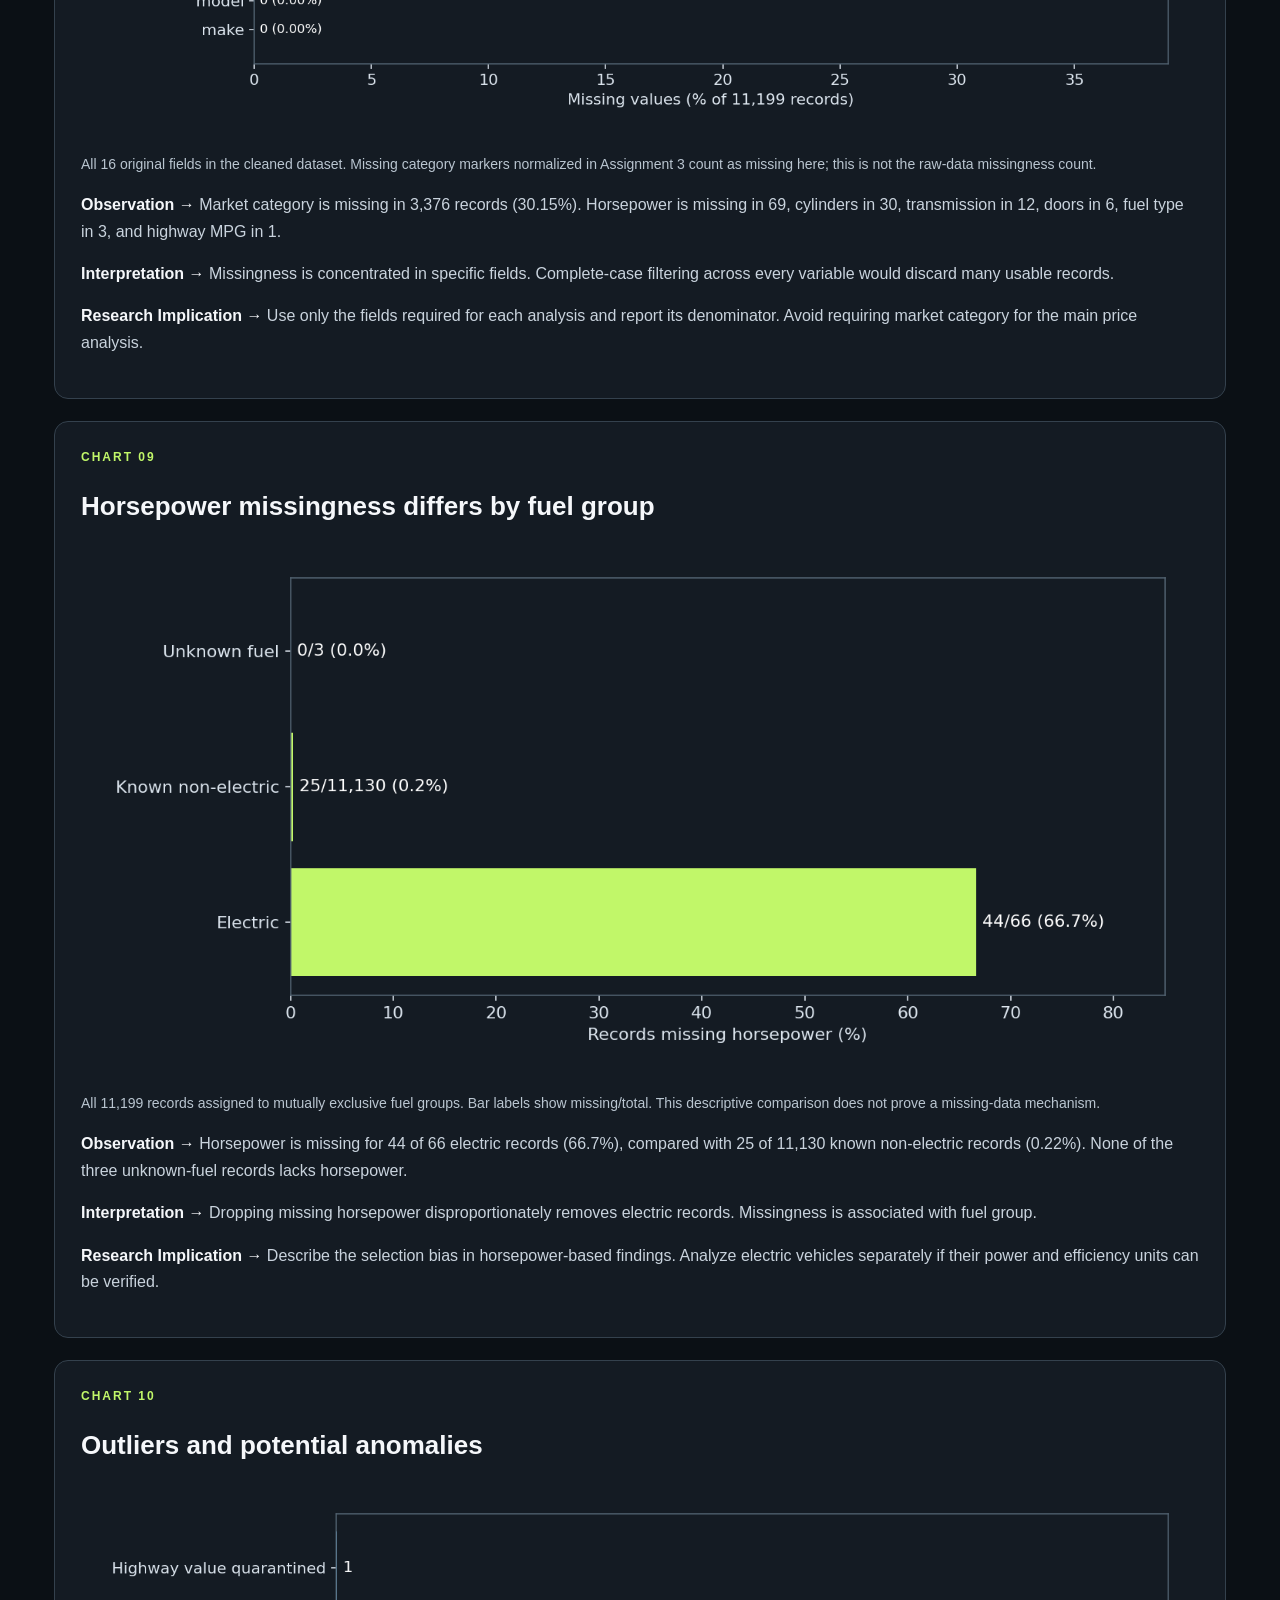
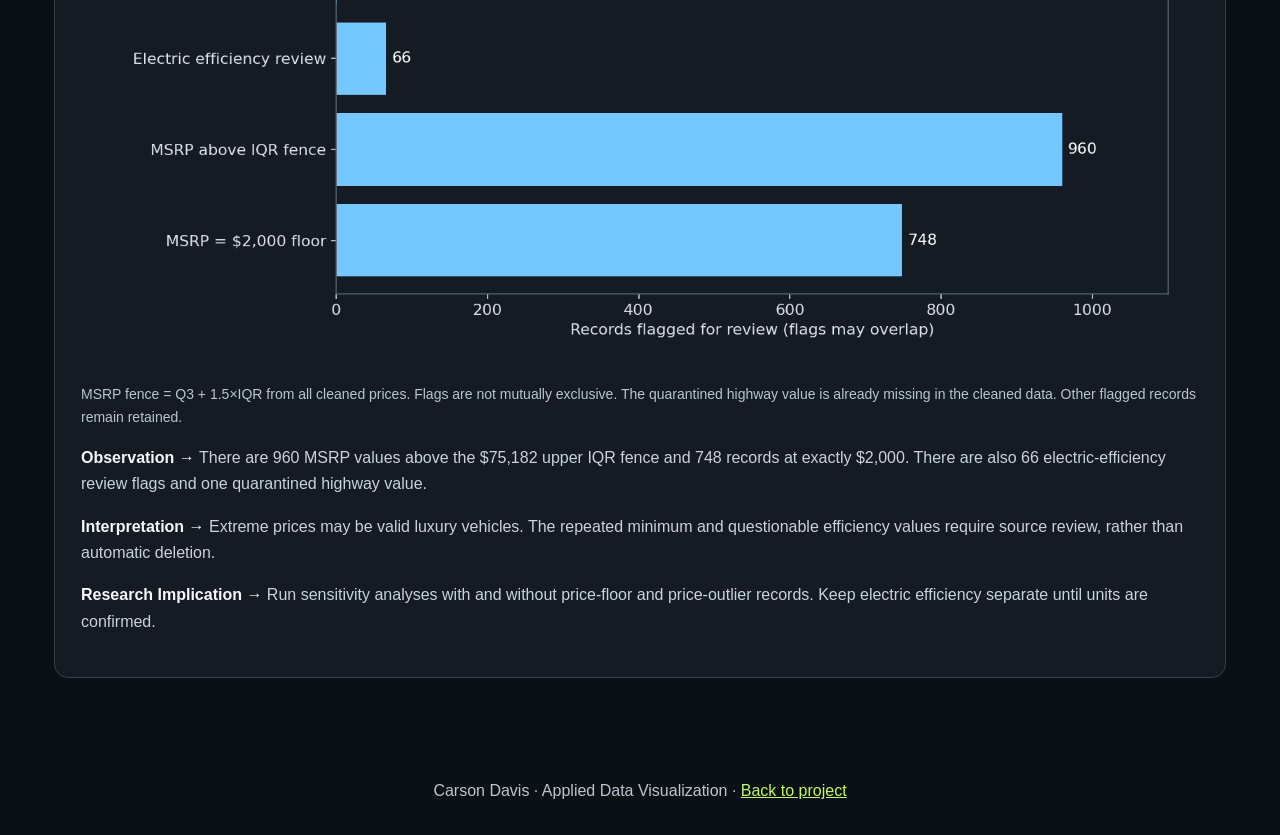
<file: visualizations.html>
<!doctype html><html lang="en"><head><meta charset="utf-8"><meta name="viewport" content="width=device-width,initial-scale=1"><title>Visualizations &amp; Model Comparison | Auto Insights</title><style>*{box-sizing:border-box}body{margin:0;background:#0b1015;color:#f5f7fa;font:16px/1.65 system-ui,sans-serif}a{color:#c1f769}header{border-bottom:1px solid #34414d;padding:20px 5%;display:flex;gap:24px;justify-content:space-between;flex-wrap:wrap}header nav{display:flex;gap:20px;flex-wrap:wrap}.brand{font-weight:900;color:white;text-decoration:none}.brand span{color:#c1f769}main{max-width:1220px;margin:auto;padding:48px 24px}h1{font-size:clamp(32px,5vw,58px);line-height:1.1;letter-spacing:-1.8px;margin:12px 0 20px}h2{font-size:26px;line-height:1.25}h3{margin-top:0}.eyebrow{color:#c1f769;font-size:12px;font-weight:800;letter-spacing:2px;text-transform:uppercase}.lead{max-width:850px;font-size:19px;color:#b9c5d0}.stats,.model-grid{display:grid;grid-template-columns:repeat(3,1fr);gap:16px;margin:30px 0}.card,.stat,.chart{background:#141b23;border:1px solid #34414d;border-radius:14px;padding:26px}.stat strong{display:block;font-size:30px;color:#c1f769}.stat span,.note{color:#b9c5d0;font-size:14px}.tabs{display:flex;gap:10px;flex-wrap:wrap;margin:35px 0 24px}.tabs a{border:1px solid #526270;padding:12px 18px;border-radius:8px;text-decoration:none;color:#dbe4ed;font-weight:700}.tabs a[aria-selected="true"]{background:#c1f769;color:#101609;border-color:#c1f769}.chart{margin:22px 0}.chart img{width:100%;height:auto;display:block;border-radius:8px}.chart figure{margin:0}.chart p{color:#c9d3dd}.chart b,.chart strong{color:#f5f7fa}.chart figcaption{color:#b9c5d0;font-size:14px;margin:12px 0}.scroll{overflow:auto}table{border-collapse:collapse;width:100%;min-width:720px;background:#141b23}caption{text-align:left;padding:14px 0;color:#b9c5d0}th,td{padding:16px;text-align:left;border-bottom:1px solid #34414d}thead th{color:#c1f769}tbody tr:last-child{background:#203024}li{margin-bottom:12px}.notice{border-left:4px solid #c1f769;padding:15px 22px;background:#192419}button,a:focus-visible{outline-offset:5px}footer{text-align:center;color:#b9c5d0;padding:30px}code{overflow-wrap:anywhere}[hidden]{display:none!important}@media(max-width:750px){.model-grid,.stats{grid-template-columns:1fr}.chart{padding:18px}main{padding:30px 16px}.tabs a{flex:1;text-align:center}}@media print{[hidden]{display:block!important}.tabs{display:none}.chart{break-inside:avoid}}</style><link rel="stylesheet" href="navigation.css"></head><body><header class="ai-header"><div class="ai-bar"><a class="ai-logo" href="index.html">AUTO<span>INSIGHTS</span></a><nav class="ai-links" aria-label="Main navigation"><a href="index.html">Home</a><a href="index.html#assignments">Coursework</a><a href="dataset.html">Dataset</a><a href="visualizations.html" aria-current="page">Charts</a><a href="models.html">16 Models</a><a href="index.html#midterm">Midterm</a></nav><details class="ai-mobile"><summary>Menu</summary><nav aria-label="Mobile navigation"><a href="index.html">Home</a><a href="index.html#assignments">Coursework</a><a href="dataset.html">Dataset</a><a href="visualizations.html" aria-current="page">Charts</a><a href="models.html">16 Models</a><a href="index.html#midterm">Midterm</a></nav></details></div></header><aside class="ai-local"><details><summary>On this page & related work</summary><nav aria-label="Section navigation"><a href="index.html#midterm">Midterm</a><a href="index.html#assignments">Assignments 1–5</a><a href="dataset.html">Dataset explorer</a><a href="assignment5.html">Full EDA report</a></nav></details></aside><main><div class="ai-update"><strong>Looking for the full comparison?</strong> The new benchmark includes 16 models plus a baseline, grouped validation, and a best-model breakdown. <a href="models.html">Open the 16-model comparison →</a><p>This page preserves all exploratory charts and the original three-model results.</p></div><div class="eyebrow">Car features &amp; MSRP · research workspace</div><h1>Exploratory charts &amp;<br>original model experiment</h1><p class="lead">Explore vehicle-price patterns, compare three regression models, and inspect where predictions succeed or fail. Built from the same cleaned car dataset used throughout Assignments 1–5.</p><div class="stats"><div class="stat"><strong>10 + 5</strong><span>Exploratory charts + model diagnostics</span></div><div class="stat"><strong>3 models</strong><span>Plus a median-price baseline</span></div><div class="stat"><strong>2,324</strong><span>Held-out test records</span></div></div><p class="notice">Preliminary experiment completed. Random Forest had the lowest error in this split. Repeated validation and sensitivity analysis remain future work.</p><nav class="tabs" aria-label="Analysis sections"><a href="#eda" id="tab-eda">Exploratory charts</a><a href="#comparison" id="tab-comparison">Model comparison</a><a href="#diagnostics" id="tab-diagnostics">Prediction diagnostics</a><a href="#importance" id="tab-importance">Feature importance</a><a href="#methods" id="tab-methods">Methods & next steps</a></nav><section id="eda" aria-labelledby="tab-eda"><article class="chart"><div class="eyebrow">Chart 01</div><h2>Price distribution: a long upper tail</h2><figure><img src="eda_figures/chart_01.png" loading="lazy" alt="Price distribution: a long upper tail. Mean recorded MSRP is $41,926, above the $30,675 median. The maximum is $2,065,902."><figcaption>All 11,199 cleaned records. Equal-width bins within each scale. No prices removed or capped.</figcaption></figure><p><strong>Observation →</strong> Mean recorded MSRP is $41,926, above the $30,675 median. The maximum is $2,065,902.</p><p><strong>Interpretation →</strong> A small number of expensive records pull the mean upward. The log transformation makes the central distribution easier to inspect.</p><p><strong>Research Implication →</strong> Report the median and IQR alongside the mean, and compare raw-price and log-price models.</p></article><article class="chart"><div class="eyebrow">Chart 02</div><h2>Horsepower distribution</h2><figure><img src="eda_figures/chart_02.png" loading="lazy" alt="Horsepower distribution. Median horsepower is 239 HP. The middle half spans 172–303 HP, and the maximum is 1001 HP."><figcaption>11,130 records with horsepower. 69 missing values excluded, without imputation.</figcaption></figure><p><strong>Observation →</strong> Median horsepower is 239 HP. The middle half spans 172–303 HP, and the maximum is 1001 HP.</p><p><strong>Interpretation →</strong> Most records have moderate power, with a smaller high-performance tail.</p><p><strong>Research Implication →</strong> Use horsepower as a candidate explanatory variable and check whether extreme values dominate its relationship with price.</p></article><article class="chart"><div class="eyebrow">Chart 03</div><h2>Price differences across vehicle sizes</h2><figure><img src="eda_figures/chart_03.png" loading="lazy" alt="Price differences across vehicle sizes. Median recorded prices are $23,650 for compact, $33,295 for midsize, and $39,970 for large vehicles."><figcaption>All 11,199 records. Boxes show Q1–Q3 and median. Whiskers use 1.5×IQR within groups on original prices; dots are retained outliers. Log axis changes display only.</figcaption></figure><p><strong>Observation →</strong> Median recorded prices are $23,650 for compact, $33,295 for midsize, and $39,970 for large vehicles.</p><p><strong>Interpretation →</strong> Larger categories have higher medians, but their distributions overlap. Size alone does not explain price.</p><p><strong>Research Implication →</strong> Compare size groups while accounting for horsepower, brand, and model year in later analysis.</p></article><article class="chart"><div class="eyebrow">Chart 04</div><h2>Horsepower and price</h2><figure><img src="eda_figures/chart_04.png" loading="lazy" alt="Horsepower and price. Pearson correlation is 0.659 for horsepower and MSRP, and 0.685 for horsepower and log10(MSRP)."><figcaption>All 11,130 complete horsepower–price pairs plotted. Transparent points reveal overlap. Correlations use original numeric values or the specified log transformation.</figcaption></figure><p><strong>Observation →</strong> Pearson correlation is 0.659 for horsepower and MSRP, and 0.685 for horsepower and log10(MSRP).</p><p><strong>Interpretation →</strong> Higher-power records generally cost more, with substantial price variation at similar horsepower. Correlation does not establish causation.</p><p><strong>Research Implication →</strong> Evaluate horsepower with brand, size, and year controls. Compare results after excluding flagged price-floor records.</p></article><article class="chart"><div class="eyebrow">Chart 05</div><h2>Correlations among numeric features</h2><figure><img src="eda_figures/chart_05.png" loading="lazy" alt="Correlations among numeric features. City and highway MPG have r=0.919. Horsepower and highway MPG have r=-0.494."><figcaption>11,084 complete cases across these six variables, restricted to the existing known non-electric fuel-economy subset. A common subset makes matrix entries comparable.</figcaption></figure><p><strong>Observation →</strong> City and highway MPG have r=0.919. Horsepower and highway MPG have r=-0.494.</p><p><strong>Interpretation →</strong> Fuel-economy measures overlap strongly. The power–efficiency relationship may reflect vehicle design and group composition.</p><p><strong>Research Implication →</strong> Check redundant predictors before modeling and avoid interpreting any correlation as an independent causal effect.</p></article><article class="chart"><div class="eyebrow">Chart 06</div><h2>Model-year patterns and uneven coverage</h2><figure><img src="eda_figures/chart_06.png" loading="lazy" alt="Model-year patterns and uneven coverage. Median MSRP rises from $2,561 in model year 2000 to $22,768 in 2001. Model years 2015–2017 contribute 5,763 records."><figcaption>All 11,199 records grouped by model year (1990–2017). Prices are not inflation-adjusted. The lower panel shows each group denominator.</figcaption></figure><p><strong>Observation →</strong> Median MSRP rises from $2,561 in model year 2000 to $22,768 in 2001. Model years 2015–2017 contribute 5,763 records.</p><p><strong>Interpretation →</strong> The abrupt price shift and uneven year coverage suggest source-price construction and sample composition need review. This is a cross-sectional model-year comparison, not repeated observations of the same cars.</p><p><strong>Research Implication →</strong> Avoid claiming historical market price growth. Compare within model-year groups and examine the $2,000 source-price floor.</p></article><article class="chart"><div class="eyebrow">Chart 07</div><h2>Fuel economy by transmission</h2><figure><img src="eda_figures/chart_07.png" loading="lazy" alt="Fuel economy by transmission. Median highway MPG is 25 for automatic, 26 for manual, 30 for automated manual, and 44.5 for direct drive. Direct drive has only two eligible records."><figcaption>Known non-electric fuel-economy subset, excluding missing transmission. All eligible records used in each group. No electric efficiency values mixed into MPG comparisons.</figcaption></figure><p><strong>Observation →</strong> Median highway MPG is 25 for automatic, 26 for manual, 30 for automated manual, and 44.5 for direct drive. Direct drive has only two eligible records.</p><p><strong>Interpretation →</strong> Group sizes differ greatly. The two-record direct-drive result is unstable and should not be generalized.</p><p><strong>Research Implication →</strong> Use well-supported groups for later comparisons and account for fuel type, year, and vehicle size.</p></article><article class="chart"><div class="eyebrow">Chart 08</div><h2>Missing values by field</h2><figure><img src="eda_figures/chart_08.png" loading="lazy" alt="Missing values by field. Market category is missing in 3,376 records (30.15%). Horsepower is missing in 69, cylinders in 30, transmission in 12, doors in 6, fuel type in 3, and highway MPG in 1."><figcaption>All 16 original fields in the cleaned dataset. Missing category markers normalized in Assignment 3 count as missing here; this is not the raw-data missingness count.</figcaption></figure><p><strong>Observation →</strong> Market category is missing in 3,376 records (30.15%). Horsepower is missing in 69, cylinders in 30, transmission in 12, doors in 6, fuel type in 3, and highway MPG in 1.</p><p><strong>Interpretation →</strong> Missingness is concentrated in specific fields. Complete-case filtering across every variable would discard many usable records.</p><p><strong>Research Implication →</strong> Use only the fields required for each analysis and report its denominator. Avoid requiring market category for the main price analysis.</p></article><article class="chart"><div class="eyebrow">Chart 09</div><h2>Horsepower missingness differs by fuel group</h2><figure><img src="eda_figures/chart_09.png" loading="lazy" alt="Horsepower missingness differs by fuel group. Horsepower is missing for 44 of 66 electric records (66.7%), compared with 25 of 11,130 known non-electric records (0.22%). None of the three unknown-fuel records lacks horsepower."><figcaption>All 11,199 records assigned to mutually exclusive fuel groups. Bar labels show missing/total. This descriptive comparison does not prove a missing-data mechanism.</figcaption></figure><p><strong>Observation →</strong> Horsepower is missing for 44 of 66 electric records (66.7%), compared with 25 of 11,130 known non-electric records (0.22%). None of the three unknown-fuel records lacks horsepower.</p><p><strong>Interpretation →</strong> Dropping missing horsepower disproportionately removes electric records. Missingness is associated with fuel group.</p><p><strong>Research Implication →</strong> Describe the selection bias in horsepower-based findings. Analyze electric vehicles separately if their power and efficiency units can be verified.</p></article><article class="chart"><div class="eyebrow">Chart 10</div><h2>Outliers and potential anomalies</h2><figure><img src="eda_figures/chart_10.png" loading="lazy" alt="Outliers and potential anomalies. There are 960 MSRP values above the $75,182 upper IQR fence and 748 records at exactly $2,000. There are also 66 electric-efficiency review flags and one quarantined highway value."><figcaption>MSRP fence = Q3 + 1.5×IQR from all cleaned prices. Flags are not mutually exclusive. The quarantined highway value is already missing in the cleaned data. Other flagged records remain retained.</figcaption></figure><p><strong>Observation →</strong> There are 960 MSRP values above the $75,182 upper IQR fence and 748 records at exactly $2,000. There are also 66 electric-efficiency review flags and one quarantined highway value.</p><p><strong>Interpretation →</strong> Extreme prices may be valid luxury vehicles. The repeated minimum and questionable efficiency values require source review, rather than automatic deletion.</p><p><strong>Research Implication →</strong> Run sensitivity analyses with and without price-floor and price-outlier records. Keep electric efficiency separate until units are confirmed.</p></article></section><section id="comparison" aria-labelledby="tab-comparison"><div class="scroll"><table><caption>All models evaluated on the same 2,324 test records</caption><thead><tr><th>Model</th><th>Test MAE ↓</th><th>Test RMSE ↓</th><th>Test R² ↑</th><th>Train MAE</th></tr></thead><tbody><tr><th>Median baseline</th><td>$19,728</td><td>$49,009</td><td>-0.038</td><td>$24,636</td></tr><tr><th>Linear Regression</th><td>$10,849</td><td>$20,732</td><td>0.814</td><td>$10,423</td></tr><tr><th>Decision Tree</th><td>$8,864</td><td>$21,109</td><td>0.807</td><td>$7,497</td></tr><tr><th>Random Forest</th><td>$6,217</td><td>$13,485</td><td>0.921</td><td>$3,063</td></tr></tbody></table></div><p class="note">MAE is average absolute dollar error. RMSE penalizes large errors more heavily. R² compares squared errors with variation around the test mean; it is not an accuracy percentage. Train MAE helps expose overfitting.</p><div class="model-grid"><article class="card"><h3>Linear Regression</h3><p>A weighted combination of vehicle features. Useful as a simple, interpretable starting model.</p><p>Unconstrained predictions produced 129 negative prices on the test set. Those predictions are retained in the reported scores.</p></article><article class="card"><h3>Decision Tree</h3><p>Groups records using a sequence of feature splits. Captures nonlinear patterns.</p><p>Maximum depth 8; minimum 5 training records per leaf; random seed 42.</p></article><article class="card"><h3>Random Forest</h3><p>Averages 120 trees to capture feature combinations and reduce reliance on one tree.</p><p>Maximum depth 18; minimum 2 training records per leaf; all features considered at each split; random seed 42.</p></article></div><article class="chart"><h2>Model comparison: average prediction error</h2><img src="model_results/mae.png" alt="Model comparison: average prediction error" loading="lazy"><p class="note">Same 8,875 training records and 2,324 test records for every model. Hyperparameters were fixed before this run; no tuning was performed.</p><p><b>Observation →</b> Random Forest has test MAE $6,217, compared with $8,864 for Decision Tree, $10,849 for Linear Regression, and $19,728 for the median baseline.</p><p><b>Interpretation →</b> All three trained models improve on the baseline in this split. Random Forest reduces MAE by approximately 68.5% relative to the baseline.</p><p><b>Research Implication →</b> Repeat grouped evaluations before selecting a final model. One split does not establish stable superiority.</p></article></section><section id="diagnostics" aria-labelledby="tab-diagnostics"><article class="chart"><h2>Predicted versus actual prices</h2><img src="model_results/predicted_actual.png" alt="Predicted versus actual prices" loading="lazy"><p class="note">Every test record is shown. Both axes use a symmetric-log scale with a linear region near zero (±$2,000), allowing negative predictions to remain visible. Dashed line indicates perfect prediction.</p><p><b>Observation →</b> Points away from the diagonal show prediction errors. Linear Regression produces 129 negative predictions.</p><p><b>Interpretation →</b> The linear model is not constrained to positive prices. Prediction quality varies across the price range.</p><p><b>Research Implication →</b> Test a log-price target and compare errors by price range using training-set validation.</p></article><article class="chart"><h2>Random Forest residuals</h2><img src="model_results/residuals.png" alt="Random Forest residuals" loading="lazy"><p class="note">Residual = predicted − actual MSRP. Symmetric-log axes show positive and negative values. All 2,324 test records are plotted.</p><p><b>Observation →</b> Random Forest RMSE is $13,485, substantially higher than its $6,217 MAE.</p><p><b>Interpretation →</b> Some large errors remain despite a lower average error. Negative residuals mean underprediction.</p><p><b>Research Implication →</b> Inspect expensive vehicles and source-price-floor records before making broad claims about performance.</p></article><article class="chart"><h2>Model errors by vehicle size</h2><img src="model_results/group_errors.png" alt="Model errors by vehicle size" loading="lazy"><p class="note">All test records, grouped by vehicle size. Group comparisons are descriptive and do not establish statistical significance.</p><p><b>Observation →</b> Random Forest test MAE by size is compact: $4,324 (n=699); large: $8,150 (n=732); midsize: $6,114 (n=893).</p><p><b>Interpretation →</b> An overall score hides differences across vehicle categories. Group sample sizes and price distributions also differ.</p><p><b>Research Implication →</b> Evaluate group-specific reliability and add price-band comparisons in the final paper.</p></article></section><section id="importance" aria-labelledby="tab-importance"><article class="chart"><h2>Which features does Random Forest rely on?</h2><img src="model_results/importance.png" alt="Which features does Random Forest rely on?" loading="lazy"><p class="note">Permutation importance on the full held-out test set: mean MAE increase from three random shuffles per original input feature. Error bars show shuffle standard deviation, not confidence intervals. Correlated features can share or mask importance.</p><p><b>Observation →</b> Shuffling horsepower increases test MAE by about $14,474; shuffling year increases it by about $6,006.</p><p><b>Interpretation →</b> In this fitted model and test set, horsepower and year carry substantial predictive information. Importance is not evidence of causation.</p><p><b>Research Implication →</b> Check whether the year effect reflects source-price construction, and repeat the analysis after reviewing the $2,000 floor.</p></article></section><section id="methods" aria-labelledby="tab-methods"><article class="chart"><h2>What was actually run</h2><ol><li><b>Data:</b> All 11,199 cleaned records from Assignment 3. The target is original recorded MSRP in dollars. No global outlier removal, clipping, or target transformation was used.</li><li><b>Inputs:</b> year, horsepower, cylinders, make, vehicle size, vehicle style, transmission, and driven wheels. Model name is used only to define split groups. No MSRP-derived input columns are included.</li><li><b>Split:</b> GroupShuffleSplit with seed 42 reserves 20% of make–model groups for testing. This produced 8,875 training records in 742 groups and 2,324 test records in 186 groups. Group overlap is zero. Group proportions do not guarantee exactly 20% of rows.</li><li><b>Preprocessing:</b> Numeric medians, missingness indicators, and standardization are fitted only on training data. Categorical missing values use the training mode, followed by one-hot encoding with the first category dropped. Unknown test categories are encoded as all zeros. Genesis appears only in the test split, which limits interpretation for that brand.</li><li><b>Training:</b> Three regression models and a training-median baseline use the same split. Fixed model settings are documented above and in the Python script. No cross-validation or hyperparameter search was performed in this preliminary run.</li><li><b>Evaluation:</b> MAE, RMSE, R², prediction plots, size-group errors, and Random Forest permutation importance. The test scores were not used to tune these models.</li></ol><h3>Limits and next steps</h3><p>This single split is an exploratory benchmark. Random Forest train MAE is $3,063 versus test MAE $6,217, showing a generalization gap. Historical records and repeated specifications are not a representative sample of current transactions. The existing cleaning rules were defined before this split and used full-dataset quality checks. No price flags derived from those checks were used as predictors.</p><p>Next: run grouped cross-validation within the training data, evaluate log-price modeling, investigate price floors and outliers, inspect errors by price band and unseen brand, and reserve fresh evaluation data for any further development prompted by these test results. Then refine the dashboard and write the methods, results, visualization contribution, and conclusions for the final paper.</p><h3>Downloads and sources</h3><p><a href="model_results/metrics.csv" download>Metrics CSV</a> · <a href="model_results/test_predictions.csv" download>Test predictions</a> · <a href="model_results/split.csv" download>Split membership</a> · <a href="model_results/permutation_importance.csv" download>Feature importance</a> · <a href="run_models.py" download>Reproducible model script</a> · <a href="data_cleaned.csv" download>Cleaned data</a></p><p>Run <code>python run_models.py</code> with pandas, NumPy, Matplotlib, and scikit-learn installed. This run used scikit-learn 1.8.0. The source-data SHA-256 is retained in <a href="model_results/summary.json">summary.json</a>.</p><p>Dataset: <a href="https://www.kaggle.com/datasets/CooperUnion/cardataset">Cooper Union, Car Features and MSRP, Kaggle</a>. Methods: scikit-learn documentation for <a href="https://scikit-learn.org/stable/modules/generated/sklearn.model_selection.GroupShuffleSplit.html">GroupShuffleSplit</a> and <a href="https://scikit-learn.org/stable/modules/generated/sklearn.inspection.permutation_importance.html">permutation importance</a>.</p></article></section></main><footer>Carson Davis · Applied Data Visualization · <a href="index.html">Back to project</a></footer><script>
const keys=['eda','comparison','diagnostics','importance','methods'];const nav=document.querySelector('.tabs');nav.setAttribute('role','tablist');
for(const k of keys){let a=document.getElementById('tab-'+k),p=document.getElementById(k);a.setAttribute('role','tab');a.setAttribute('aria-controls',k);p.setAttribute('role','tabpanel');p.tabIndex=0;a.addEventListener('keydown',e=>{let i=keys.indexOf(k),next;if(e.key==='ArrowRight')next=keys[(i+1)%keys.length];if(e.key==='ArrowLeft')next=keys[(i+keys.length-1)%keys.length];if(e.key==='Home')next=keys[0];if(e.key==='End')next=keys[keys.length-1];if(next){e.preventDefault();history.replaceState(null,'','#'+next);show();document.getElementById('tab-'+next).focus();}});}
function show(){let key=location.hash.slice(1);if(!keys.includes(key))key='eda';for(const k of keys){let active=k===key;document.getElementById(k).hidden=!active;let a=document.getElementById('tab-'+k);a.setAttribute('aria-selected',String(active));a.tabIndex=active?0:-1;}}window.addEventListener('hashchange',show);show();
</script></body></html>
</file>
<file: style.css>
:root {
  color-scheme: dark;
  --background: #0b0e13;
  --surface: #131820;
  --border: #303947;
  --text: #f4f6fa;
  --muted: #b0bac8;
  --accent: #c4f568;
}

* {
  box-sizing: border-box;
}

html {
  scroll-behavior: smooth;
  scroll-padding-top: 110px;
}

body {
  margin: 0;
  background: var(--background);
  color: var(--text);
  font-family: Arial, Helvetica, sans-serif;
  line-height: 1.7;
}

a {
  color: var(--accent);
  text-underline-offset: 4px;
}

a:hover {
  text-decoration: underline;
}

a:focus-visible {
  outline: 3px solid var(--accent);
  outline-offset: 5px;
}

h1,
h2,
h3,
p {
  margin-top: 0;
}

h1,
h2,
h3 {
  line-height: 1.2;
}

h2 {
  font-size: clamp(1.8rem, 3.5vw, 2.7rem);
  letter-spacing: -1px;
  margin-bottom: 0;
}

h3 {
  font-size: 1.2rem;
  margin-bottom: 16px;
}

p {
  margin-bottom: 18px;
}

p:last-child {
  margin-bottom: 0;
}

.skip-link {
  position: fixed;
  top: 12px;
  left: 12px;
  z-index: 100;
  padding: 12px 20px;
  background: var(--accent);
  color: var(--background);
  transform: translateY(-180%);
}

.skip-link:focus {
  transform: translateY(0);
}

.site-header {
  position: sticky;
  top: 0;
  z-index: 10;
  display: flex;
  align-items: center;
  justify-content: space-between;
  gap: 24px;
  padding: 22px 5%;
  background: rgba(11, 14, 19, 0.96);
  border-bottom: 1px solid var(--border);
}

.logo {
  color: var(--text);
  font-size: 1.2rem;
  font-weight: 900;
  letter-spacing: -0.8px;
  text-decoration: none;
  white-space: nowrap;
}

.logo span {
  color: var(--accent);
}

.site-header nav {
  display: flex;
  flex-wrap: wrap;
  gap: 12px 24px;
}

.site-header nav a {
  color: var(--muted);
  font-size: 0.88rem;
  font-weight: 600;
  text-decoration: none;
}

.site-header nav a:hover {
  color: var(--accent);
}

main,
.site-footer {
  width: min(1180px, 90%);
  margin: 0 auto;
}

.hero {
  display: grid;
  grid-template-columns: 1.3fr 1fr;
  align-items: center;
  gap: 64px;
  padding: 100px 0 90px;
}

.hero > *,
.grid > *,
.assignment-grid > * {
  min-width: 0;
}

.eyebrow {
  color: var(--accent);
  font-size: 0.75rem;
  font-weight: 800;
  letter-spacing: 2.5px;
  margin-bottom: 20px;
}

h1 {
  font-size: clamp(3.5rem, 7vw, 6.4rem);
  line-height: 1.02;
  letter-spacing: -4px;
  margin-bottom: 28px;
}

h1 span {
  color: var(--accent);
}

.hero-description {
  max-width: 530px;
  color: var(--muted);
  font-size: 1.1rem;
}

.hero-actions {
  display: flex;
  flex-wrap: wrap;
  gap: 14px;
  margin-top: 32px;
}

.button {
  display: inline-flex;
  align-items: center;
  justify-content: center;
  min-height: 48px;
  padding: 13px 22px;
  border: 1px solid transparent;
  border-radius: 8px;
  font-size: 0.9rem;
  font-weight: 700;
  text-decoration: none;
  transition: background 160ms ease, transform 160ms ease;
}

.button:hover {
  transform: translateY(-2px);
  text-decoration: none;
}

.primary {
  background: var(--accent);
  color: #162008;
}

.primary:hover {
  background: #d6ff91;
}

.secondary {
  background: transparent;
  border-color: var(--border);
  color: var(--text);
}

.secondary:hover {
  background: var(--surface);
}

.author {
  margin-top: 28px;
  color: var(--muted);
  font-size: 0.82rem;
}

.hero-card {
  padding: 34px;
  border: 1px solid var(--border);
  border-top: 3px solid var(--accent);
  border-radius: 14px;
  background: linear-gradient(145deg, #202a23, #131820 65%);
  box-shadow: 0 24px 70px rgba(0, 0, 0, 0.25);
}

.hero-card h2 {
  margin-bottom: 30px;
  font-size: 1.9rem;
}

.summary-row {
  display: flex;
  justify-content: space-between;
  gap: 20px;
  padding: 15px 0;
  border-bottom: 1px solid var(--border);
  font-size: 0.85rem;
}

.summary-row span {
  color: var(--muted);
}

.summary-row strong {
  text-align: right;
}

.card-note {
  margin-top: 22px;
  color: var(--muted);
  font-size: 0.8rem;
}

.section {
  padding: 64px 0;
  border-top: 1px solid var(--border);
}

.section-heading {
  display: flex;
  align-items: center;
  justify-content: space-between;
  flex-wrap: wrap;
  gap: 20px;
  margin-bottom: 30px;
}

.section-heading .eyebrow {
  margin-bottom: 12px;
}

.badge,
.status {
  display: inline-block;
  padding: 5px 11px;
  border: 1px solid var(--border);
  border-radius: 30px;
  color: var(--muted);
  font-size: 0.72rem;
  font-weight: 600;
}

.badge {
  color: var(--accent);
  background: #1c2815;
  border-color: #4c6333;
}

.grid {
  display: grid;
  gap: 22px;
}

.two-columns {
  grid-template-columns: repeat(2, minmax(0, 1fr));
}

.card {
  padding: 30px;
  border: 1px solid var(--border);
  border-radius: 12px;
  background: var(--surface);
}

.card p,
.card li {
  color: var(--muted);
  font-size: 0.95rem;
}

.card strong {
  color: var(--text);
}

.card h3:not(:first-child) {
  margin-top: 28px;
}

.research-question {
  margin: 24px 0;
  padding: 36px;
  border-left: 4px solid var(--accent);
  border-radius: 0 12px 12px 0;
  background: #19221a;
}

.research-question h3 {
  max-width: 900px;
  margin-bottom: 0;
  font-size: clamp(1.3rem, 2.5vw, 1.9rem);
  line-height: 1.5;
}

.question-list {
  margin: 0;
  padding-left: 22px;
}

.question-list li {
  padding-left: 6px;
  margin-bottom: 14px;
}

.question-list li::marker {
  color: var(--accent);
  font-weight: 700;
}

.muted {
  color: var(--muted);
}

.variable-card {
  margin-top: 24px;
}

.table-wrap {
  overflow-x: auto;
}

table {
  width: 100%;
  border-collapse: collapse;
  font-size: 0.88rem;
  text-align: left;
}

caption {
  padding: 12px 0 18px;
  color: var(--muted);
  text-align: left;
}

th,
td {
  padding: 16px;
  border-bottom: 1px solid var(--border);
  vertical-align: top;
}

th {
  background: #1c2430;
  color: var(--text);
}

td {
  color: var(--muted);
}

tbody tr:last-child td {
  border-bottom: 0;
}

tbody tr:hover {
  background: #19212b;
}

.dataset-card {
  display: grid;
  grid-template-columns: 1fr auto;
  align-items: center;
  gap: 36px;
}

.assignment-grid {
  display: grid;
  grid-template-columns: repeat(3, minmax(0, 1fr));
  gap: 20px;
}

.assignment-card {
  position: relative;
  padding: 26px;
  border: 1px solid var(--border);
  border-radius: 12px;
  background: var(--surface);
}

.assignment-card.active {
  border-color: #789744;
  background: linear-gradient(145deg, #202c1b, #131820);
}

.assignment-number {
  display: block;
  margin-bottom: 28px;
  color: #a0acbd;
  font-size: 2.4rem;
  font-weight: 800;
  line-height: 1;
  letter-spacing: -2px;
}

.active .assignment-number {
  color: var(--accent);
}

.assignment-card .status {
  position: absolute;
  top: 26px;
  right: 20px;
}

.active .status {
  color: var(--accent);
  border-color: #4c6333;
}

.assignment-card h3 {
  font-size: 1.08rem;
}

.assignment-card p {
  color: var(--muted);
  font-size: 0.88rem;
}

.assignment-card a {
  font-size: 0.88rem;
  font-weight: 700;
}

.section-note {
  margin-top: 24px;
  color: var(--muted);
  font-size: 0.85rem;
}

.site-footer {
  display: flex;
  justify-content: space-between;
  align-items: center;
  flex-wrap: wrap;
  gap: 16px;
  padding: 30px 0;
  border-top: 1px solid var(--border);
  color: var(--muted);
  font-size: 0.78rem;
}

.site-footer p {
  margin: 0;
}

@media (max-width: 1000px) {
  .site-header {
    position: static;
    flex-direction: column;
    align-items: flex-start;
  }

  .hero {
    gap: 30px;
    padding: 65px 0;
  }

  h1 {
    letter-spacing: -2px;
  }

  .assignment-grid {
    grid-template-columns: repeat(2, minmax(0, 1fr));
  }

  .dataset-card {
    grid-template-columns: 1fr;
  }

  .dataset-card .button {
    justify-self: start;
  }
}

@media (max-width: 700px) {
  html {
    scroll-padding-top: 20px;
  }

  .hero,
  .two-columns,
  .assignment-grid {
    grid-template-columns: 1fr;
  }

  .hero {
    padding: 45px 0;
  }

  .hero-card {
    margin-top: 12px;
  }

  .section {
    padding: 42px 0;
  }

  .card,
  .hero-card,
  .research-question {
    padding: 24px;
  }

  .site-header nav {
    gap: 10px 18px;
  }

  .site-header nav a {
    font-size: 0.8rem;
  }

  .site-footer {
    flex-direction: column;
    align-items: flex-start;
  }
}

@media (prefers-reduced-motion: reduce) {
  html {
    scroll-behavior: auto;
  }

  .button {
    transition: none;
  }

  .button:hover {
    transform: none;
  }
}
</file>
<file: navigation.css>
/* Shared navigation across every coursework page. */
html{scroll-padding-top:100px}body{font-family:Arial,Helvetica,sans-serif!important;margin:0}.ai-header{position:sticky!important;top:0;z-index:50!important;display:block!important;padding:0!important;background:#0b1015f5!important;border:0!important;border-bottom:1px solid #34414d!important;width:100%;backdrop-filter:blur(12px)}.ai-header .ai-bar{max-width:1240px;margin:auto;padding:17px 24px;display:flex;align-items:center;justify-content:space-between;gap:24px}.ai-header .ai-logo{font:900 18px Arial,sans-serif!important;color:#f5f7fa!important;text-decoration:none!important;letter-spacing:-.6px;white-space:nowrap}.ai-logo span{color:#c1f769}.ai-header .ai-links{display:flex!important;align-items:center;gap:6px!important;flex-wrap:nowrap!important}.ai-header .ai-links a{font:600 14px Arial,sans-serif!important;text-decoration:none!important;padding:10px 13px!important;border-radius:6px;color:#c2ceda!important;white-space:nowrap}.ai-header .ai-links a:hover,.ai-header .ai-links a[aria-current=page]{background:#203024;color:#c1f769!important}.ai-header .ai-mobile{display:none}.ai-local{max-width:1192px;margin:16px auto 0;padding:0 24px;font-size:14px}.ai-local details{padding:12px 16px!important;border:1px solid #34414d!important;border-radius:8px;background:#141b23}.ai-local summary{cursor:pointer;color:#c1f769;font-weight:700}.ai-local nav{display:flex;gap:10px 24px;flex-wrap:wrap;margin-top:16px}.ai-local a{color:#c7d2de;text-decoration:none}.ai-local a:hover{text-decoration:underline}.ai-update{background:#18251a;border:1px solid #4a6535;border-radius:10px;padding:22px;margin:24px 0;color:#dce9d4}.ai-update a{color:#c1f769}.ai-update strong{color:white}.hero-actions,.actions{gap:12px!important;display:flex!important;flex-wrap:wrap!important;align-items:center}.hero-actions a,.actions a{margin:0!important}.ai-header a:focus-visible,.ai-header summary:focus-visible,.ai-local summary:focus-visible{outline:2px solid #c1f769;outline-offset:3px}.ai-header .ai-mobile summary{color:#f5f7fa;cursor:pointer;padding:10px;font-size:14px}.ai-header .ai-mobile nav{display:flex;flex-direction:column;gap:0}.ai-header .ai-mobile a{display:block;padding:12px;color:#c7d2de;text-decoration:none}.ai-header .ai-mobile[open] nav{position:absolute;left:16px;right:16px;top:65px;padding:12px;background:#141b23;border:1px solid #34414d;border-radius:8px;box-shadow:0 15px 35px #0008}@media(max-width:850px){.ai-header .ai-links{display:none!important}.ai-header .ai-mobile{display:block}.ai-header .ai-bar{padding:13px 18px}.ai-local{padding:0 18px}html{scroll-padding-top:90px}}@media print{.ai-header,.ai-local{display:none!important}}
</file>
